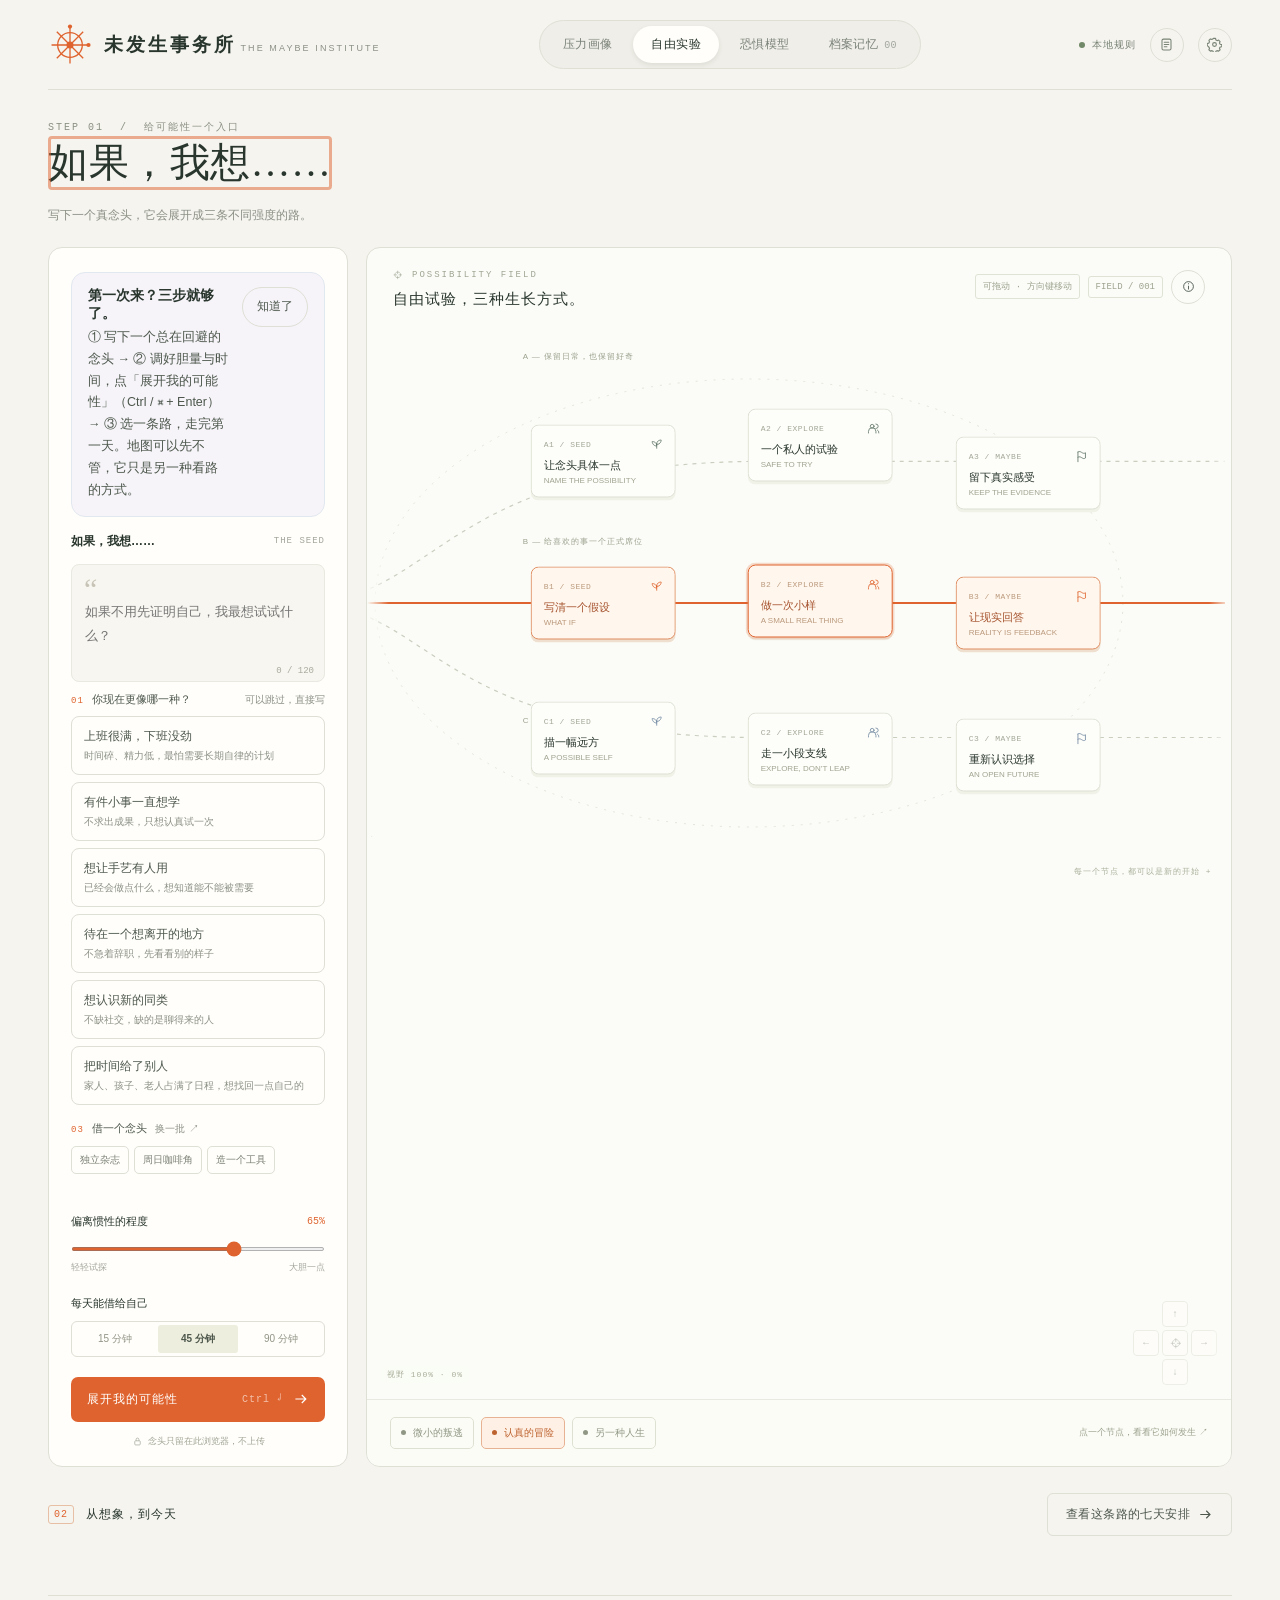
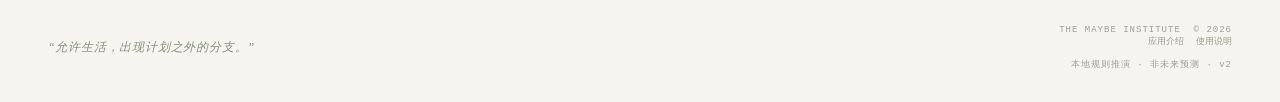
<file: outputs/index.html>
<!DOCTYPE html>
<html lang="zh-CN">
<head>
<meta charset="UTF-8">
<meta name="viewport" content="width=device-width,initial-scale=1,viewport-fit=cover">
<meta name="theme-color" content="#f5f4ef">
<meta name="description" content="未发生事务所：把不敢开始的念头，展开成三条可能性路线与一个七天计划。本地优先，不上传数据。">
<link rel="icon" href="data:image/svg+xml,%3Csvg xmlns='http://www.w3.org/2000/svg' viewBox='0 0 50 50'%3E%3Crect width='50' height='50' fill='%23f5f4ef'/%3E%3Cg fill='none' stroke='%23262626' stroke-width='2' stroke-linecap='round'%3E%3Cpath d='M25 7v36M7 25h36M12 12l26 26M12 38l26-26'/%3E%3Ccircle cx='25' cy='25' r='13'/%3E%3C/g%3E%3Ccircle cx='25' cy='25' r='3.5' fill='%23262626'/%3E%3C/svg%3E">
<title>未发生事务所 · The Maybe Institute</title>
<style>/* ============================================================
未发生事务所 · 设计系统
纸感编辑风格：米白底、细描边、衬线标题、橙色强调
============================================================ */
:root {
--paper: #f5f4ef;
--card: #fffefa;
--card-soft: #fbfcf7;
--ink: #29362e;
--ink-soft: #4d574c;
--muted: #8b9085;
--line: #dedfd5;
--line-soft: #e8e9e0;
--orange: #df632e;
--orange-soft: #fff0e5;
--orange-line: #e7bfa4;
--green: #617568;
--green-soft: #edf1e9;
--green-line: #d5dec9;
--blue: #738aa2;
--blue-soft: #edf1f6;
--danger: #b35b39;
--danger-soft: #f8e8dd;
--serif: Georgia, "Times New Roman", "Songti SC", "Noto Serif CJK SC", SimSun, serif;
--sans: Inter, -apple-system, BlinkMacSystemFont, "Segoe UI", "Microsoft YaHei", sans-serif;
--mono: ui-monospace, SFMono-Regular, Menlo, Consolas, monospace;
--shadow-card: 0 3px 0 #ebeee2aa;
--radius: 14px;
--radius-sm: 8px;
/* 底部 Tab 栏的高度与离底间距。之前这个数字（61）散落在 .nav、
body::after、.ledger-toast 等处，改一处就要跟着改其余。
收成变量后，键盘顶起时只要把变量归零，依赖同时失效。
--dock-gap 是悬浮 Dock 离屏幕底边的距离（不含安全区）。 */
--tabbar-h: 62px;
--dock-gap: 12px;
/* 品牌英文副标沿用旧的浅灰。它不做正文阅读用，纯装饰，
所以不该跟着 --muted 一起加深 —— 加深后会抢 .brand 主标的注意力。 */
--muted-brand: #8b9085;
}
* { box-sizing: border-box; }
html { scroll-behavior: smooth; }
body {
margin: 0;
background: var(--paper);
color: var(--ink);
font-family: var(--sans);
-webkit-font-smoothing: antialiased;
}
button, input, textarea, select { font: inherit; }
button { cursor: pointer; color: inherit; border: 0; }
button:disabled { cursor: default; }
a { color: inherit; }
button:focus-visible, a:focus-visible, input:focus-visible,
textarea:focus-visible, select:focus-visible, [tabindex]:focus-visible {
outline: 3px solid rgba(223, 99, 46, 0.5);
outline-offset: 3px;
}
/* 路由跳转后焦点会落到页面标题上（app.js:133 focus()），
屏幕阅读器因此能朗读新页的标题 —— 这个行为要留着。
但标题上方紧贴着一行 eyebrow（STEP 01 / 给可能性一个入口），
outline 默认向外扩 3px，正好把那行小字的下缘盖掉。
改成向内收，焦点提示仍然清晰，且不再压字。
h1 是块级元素、宽度占满一行，所以再收成行内盒，
否则焦点环会拉成横跨整页的一条线，看不出框住的是什么。 */
.page-title:focus-visible,
.landing h1:focus-visible {
outline-offset: -3px;
border-radius: 4px;
width: fit-content;
}
::selection { background: #f5c5a8; color: var(--ink); }
.shell { max-width: 1536px; margin: 0 auto; padding: 0 48px; }
.sr-only {
position: absolute; width: 1px; height: 1px; padding: 0; margin: -1px;
overflow: hidden; clip: rect(0 0 0 0); white-space: nowrap; border: 0;
}
/* ── 顶栏 ─────────────────────────────────────────────
固定在顶部（sticky）：长页面滚起来之后，「去别的页」和「当前在哪」
始终够得着。收窄 10%（100→90 / 88→80）给正文让出首屏。
背景必须不透明——滚动时正文会从顶栏底下穿过。
不用 backdrop-filter 毛玻璃：它会创建包含块，
手机上 fixed 的底部 Tab 栏（.nav 是 .topbar 的子元素）会被钉死在顶栏里。 */
.topbar {
position: sticky;
top: 0;
z-index: 60;
height: 90px;
display: flex; align-items: center; justify-content: space-between;
border-bottom: 1px solid var(--line); gap: 24px;
background: var(--paper);
}
.brand { display: flex; align-items: center; gap: 12px; background: none; padding: 0; text-align: left; }
.brand-symbol { width: 44px; height: 44px; color: var(--orange); flex-shrink: 0; }
.brand-cn { font-size: 19px; font-weight: 650; letter-spacing: 3px; }
.brand-en { font-size: 9px; letter-spacing: 2.1px; color: var(--muted); margin-top: 6px; }
.nav { display: flex; padding: 5px; border: 1px solid var(--line); border-radius: 28px; gap: 3px; background: #efeee8; }
.nav button {
font-size: 12px; letter-spacing: 0.4px; padding: 10px 18px;
background: transparent; border-radius: 22px; color: #7b8379; white-space: nowrap;
}
.nav button:hover { color: var(--ink); }
.nav button.active { background: var(--card); color: var(--ink); box-shadow: 0 2px 5px rgba(43, 57, 37, 0.09); }
.nav-count { font: 10px var(--mono); margin-left: 6px; opacity: 0.65; }
.top-status { display: flex; align-items: center; gap: 14px; font-size: 10px; letter-spacing: 1px; color: #798375; }
.status-text { display: flex; align-items: center; gap: 7px; }
.live-dot { width: 6px; height: 6px; background: #718968; border-radius: 50%; display: inline-block; }
.live-dot.warn { background: var(--orange); }
.icon-btn {
height: 34px; width: 34px; background: transparent; border: 1px solid var(--line);
border-radius: 50%; display: grid; place-items: center; flex-shrink: 0;
}
.icon-btn svg { width: 15px; height: 15px; }
.icon-btn:hover { border-color: var(--orange-line); color: var(--orange); }
/* 设置齿轮：它虽然长得像普通图标按钮，但承担的是导航职责
（占着主导航里原本属于它的那一格），所以当前页要像 Tab 一样点亮。
用底色 + 描边双线索，光靠变深在浅色顶栏上不够明显。 */
#settings-button.active {
background: var(--card);
border-color: var(--green-line);
color: var(--ink);
box-shadow: 0 2px 5px rgba(43, 57, 37, 0.09);
}
/* ── 通用页面骨架 ─────────────────────────────────────
页头原先是「标题 + 右侧配图」的两列。配图撤掉后页头只剩文字，
于是把上下留白收紧了一档：40→30、26→20。
这不是为了「看起来更满」——省下的 16px 直接变成正文可用的高度，
手机上一屏能多露出小半张卡片。 */
.page { padding: 30px 0 20px; }
.page-head { margin-bottom: 20px; }
/* eyebrow 与标题原本各占一行，中间那点空隙在两列布局里被配图平衡掉了；
现在单列，把间距收紧，两行读起来更像一个整体。 */
.page-head .eyebrow + .page-title { margin-top: 2px; }
.crumb { display: flex; align-items: center; gap: 8px; font-size: 10px; letter-spacing: 0.8px; color: var(--muted); margin-bottom: 16px; }
.crumb button { background: none; padding: 0; color: var(--muted); border-bottom: 1px solid transparent; }
.crumb button:hover { color: var(--orange); border-bottom-color: var(--orange-line); }
.page-title { font: 400 40px/1.35 var(--serif); margin: 0 0 14px; letter-spacing: 0.5px; }
.page-desc { font-size: 12px; line-height: 1.9; color: var(--muted); max-width: 620px; margin: 0; }
.eyebrow { font: 10px var(--mono); letter-spacing: 2px; color: #8a9082; }
.section-bar { display: flex; align-items: center; justify-content: space-between; margin: 14px 0 15px; gap: 12px; }
.section-title { display: flex; align-items: center; gap: 12px; font-size: 12px; font-weight: 500; letter-spacing: 1px; }
.section-number { font: 10px var(--mono); color: var(--orange); border: 1px solid var(--orange-line); padding: 3px 5px; border-radius: 3px; }
.section-hint { font-size: 10px; color: #969a90; letter-spacing: 0.6px; }
.card { background: var(--card); border: 1px solid var(--line); border-radius: var(--radius); padding: 24px; }
/* ── 按钮 ───────────────────────────────────────────── */
.btn { display: inline-flex; align-items: center; justify-content: center; gap: 8px; border-radius: 6px; font-size: 12px; padding: 12px 18px; letter-spacing: 0.4px; }
.btn-primary { background: var(--orange); color: #fff; }
.btn-primary:disabled { background: #d9c2b4; }
.btn-ghost { background: transparent; border: 1px solid var(--line); color: var(--ink-soft); }
.btn-ghost:hover { border-color: var(--orange-line); color: var(--orange); }
.btn-soft { background: var(--green-soft); border: 1px solid var(--green-line); color: var(--green); }
.btn-danger { background: var(--danger-soft); border: 1px solid #e0baa0; color: var(--danger); }
.btn-block { width: 100%; }
.btn svg { width: 15px; height: 15px; }
.text-btn { background: none; padding: 0; color: var(--muted); font-size: 10px; display: inline-flex; align-items: center; gap: 4px; }
.text-btn:hover { color: var(--orange); }
/* ── 入口页 ─────────────────────────────────────────── */
.landing { min-height: calc(100vh - 100px); display: flex; flex-direction: column; justify-content: center; padding: 48px 0 36px; }
.landing-inner { display: grid; grid-template-columns: minmax(0, 1fr) minmax(280px, 420px); gap: 56px; align-items: center; width: 100%; }
.landing h1 { font: 400 clamp(40px, 5.2vw, 76px)/1.25 var(--serif); margin: 20px 0 24px; letter-spacing: 1px; }
.landing h1 em { font-style: normal; color: var(--orange); position: relative; }
.landing h1 em::after {
content: ""; position: absolute; left: 2px; right: 2px; bottom: -10px; height: 8px;
border-top: 1px solid rgba(223, 99, 46, 0.5); border-radius: 50%;
}
.landing-lede { font-size: 14px; line-height: 2.05; color: #6f7a6b; max-width: 480px; margin: 0 0 34px; }
.landing-actions { display: flex; align-items: center; gap: 16px; flex-wrap: wrap; }
.landing-actions .btn-primary { padding: 15px 26px; font-size: 13px; }
.landing-aside { border-left: 1px solid var(--line); padding-left: 30px; }
/* 插图容器。全站只剩三张功能性插图：空状态、404、使用说明。
页头配图撤掉后，.illu-hero 与 .page-head.with-art 那套两列布局
也一并删了 —— 留着只会让下一个人以为「这里本该有张图」。 */
.illu {
margin: 0 0 20px;
background: var(--card);
border: 1px solid var(--line);
border-radius: 12px;
padding: 7px;
box-shadow: var(--shadow-card);
}
.illu img { display: block; width: 100%; height: auto; border-radius: 7px; }
.empty-state .illu {
max-width: 440px;
margin: 0 auto 20px;
box-shadow: none;
background: transparent;
border: 0;
padding: 0;
}
.landing-gallery { width: 100%; margin-top: 48px; }
.gallery-row { display: grid; grid-template-columns: repeat(4, 1fr); gap: 16px; }
/* 四个去处卡片。原来是「配图 + 名称 + 一句说明」的堆叠，
图撤掉后改成有边框的排版卡：编号在左上角、箭头在右上角，
名称与说明靠左。编号给了四个去处一个次序，箭头暗示它能进去。
次序即叙事：想做什么 → 什么拦着 → 此刻背着多少 → 存下来。 */
.gallery-card {
text-align: left;
display: grid;
grid-template-columns: auto 1fr auto;
align-items: baseline;
column-gap: 10px;
row-gap: 2px;
padding: 16px 18px;
border: 1px solid var(--line);
border-radius: var(--radius);
background: var(--card);
transition: border-color 160ms ease, background 160ms ease;
}
.gallery-no {
grid-column: 1;
font: 10px var(--mono);
letter-spacing: 1px;
color: var(--orange);
}
.gallery-go {
grid-column: 3;
font-size: 13px;
color: var(--muted);
transition: transform 160ms ease, color 160ms ease;
}
.gallery-card strong {
grid-column: 2;
font: 400 16px var(--serif);
color: var(--ink);
}
.gallery-card .gallery-sub {
grid-column: 1 / -1;
font-size: 11px;
color: var(--muted);
line-height: 1.75;
margin-top: 4px;
}
.gallery-card:hover { border-color: var(--orange-line); background: var(--orange-soft); }
.gallery-card:hover .gallery-go { color: var(--orange); transform: translateX(3px); }
.gallery-card:hover .gallery-sub { color: var(--ink-soft); }
#help-illu { margin: 4px 0 16px; }
#help-illu .illu { margin: 0; }
.intro-rooms { margin-top: 14px; }
.landing-quote { font: 400 19px/1.95 var(--serif); margin: 0 0 26px; color: var(--ink-soft); }
.landing-meta { display: flex; flex-direction: column; gap: 13px; }
.landing-meta div { display: flex; justify-content: space-between; gap: 14px; font-size: 10px; letter-spacing: 0.6px; color: var(--muted); border-bottom: 1px dotted var(--line); padding-bottom: 11px; }
.landing-meta strong { font-weight: 500; color: var(--ink-soft); text-align: right; }
.return-note {
margin-top: 26px; padding: 16px 18px; background: var(--green-soft);
border: 1px solid var(--green-line); border-radius: var(--radius-sm);
}
.return-note span { display: block; font: 9px var(--mono); letter-spacing: 1px; color: #849478; margin-bottom: 8px; }
.return-note p { margin: 0; font-size: 12px; line-height: 1.8; color: #6f7d64; }
/* ── 实验室：输入区 ─────────────────────────────────── */
.workspace { display: grid; grid-template-columns: 300px minmax(0, 1fr); gap: 18px; align-items: stretch; }
.composer { border: 1px solid var(--line); border-radius: var(--radius); background: var(--card); padding: 24px 22px 18px; display: flex; flex-direction: column; }
.label-row { display: flex; justify-content: space-between; align-items: center; font-size: 12px; font-weight: 600; }
.tiny-code { font: 9px var(--mono); letter-spacing: 1px; color: #a3a69b; }
.idea-wrap { margin-top: 14px; position: relative; }
.idea-wrap::before { content: "“"; font-family: var(--serif); position: absolute; top: 8px; left: 13px; font-size: 30px; color: #c7c4b7; pointer-events: none; }
textarea { width: 100%; height: 118px; resize: none; border: 1px solid var(--line-soft); border-radius: var(--radius-sm); background: #f7f6f0; padding: 35px 13px 20px; font-size: 13px; line-height: 1.9; color: var(--ink-soft); }
textarea:focus { border-color: #d5a385; outline: none; }
.char-count { position: absolute; bottom: 10px; right: 11px; font: 9px var(--mono); color: #aaa99e; pointer-events: none; }
.sample-head { display: flex; justify-content: space-between; align-items: center; margin-top: 14px; font-size: 10px; color: #9b9d91; }
.sample-chips { display: flex; gap: 5px; flex-wrap: wrap; margin: 10px 0 20px; }
.sample-chip { font-size: 10px; padding: 6px 8px; background: transparent; border: 1px solid var(--line); border-radius: 5px; color: #7a8074; }
.sample-chip:hover { border-color: #da8e63; background: var(--orange-soft); color: var(--orange); }
.sample-chip.preferred { border-color: var(--green-line); background: var(--green-soft); color: var(--green); }
.control-label { font-size: 11px; display: flex; justify-content: space-between; align-items: center; }
.control-label output { font: 10px var(--mono); color: var(--orange); }
input[type="range"] { width: 100%; height: 4px; accent-color: var(--orange); margin: 18px 0 10px; cursor: pointer; }
.range-captions { display: flex; justify-content: space-between; font-size: 9px; color: #a5a79d; }
.time-label { margin-top: 22px; font-size: 11px; }
.time-switch { display: flex; border: 1px solid var(--line); border-radius: 6px; padding: 3px; margin-top: 10px; gap: 3px; }
.time-switch button { flex: 1; font-size: 10px; padding: 7px 0; background: transparent; border-radius: 3px; color: #929587; }
.time-switch button.active { background: #eeeede; color: var(--ink-soft); font-weight: 600; }
.generate { display: flex; align-items: center; justify-content: space-between; background: var(--orange); color: #fff; font-size: 12px; padding: 14px 16px; width: 100%; border-radius: 7px; margin-top: 20px; letter-spacing: 1px; }
.generate .key { font: 10px var(--mono); opacity: 0.6; margin-left: auto; margin-right: 10px; }
.privacy { font-size: 9px; color: #a1a596; text-align: center; margin: 13px 0 0; display: flex; align-items: center; justify-content: center; gap: 5px; }
.privacy svg { width: 11px; height: 11px; }
.engine-badge { display: inline-flex; align-items: center; gap: 5px; font: 9px var(--mono); letter-spacing: 0.8px; border: 1px solid var(--line); border-radius: 3px; padding: 3px 6px; color: var(--muted); }
.engine-badge.ai { border-color: var(--orange-line); background: var(--orange-soft); color: var(--orange); }
/* ── 实验室：可能性地图 ─────────────────────────────── */
.map-card { border: 1px solid var(--line); border-radius: var(--radius); overflow: hidden; background: var(--card-soft); display: flex; flex-direction: column; position: relative; min-width: 0; }
.map-card::before {
content: ""; position: absolute; inset: 0;
background-image: radial-gradient(#afb7a9 0.7px, transparent 0.7px);
background-size: 18px 18px; opacity: 0.25; pointer-events: none;
}
.map-header { padding: 22px 26px 0; display: flex; justify-content: space-between; align-items: flex-start; gap: 16px; position: relative; }
.map-overline { font: 9px var(--mono); letter-spacing: 2px; color: #9fa694; display: flex; align-items: center; gap: 8px; }
.map-title { font-size: 15px; letter-spacing: 1px; margin: 9px 0 0; font-weight: 500; }
.map-title.draft { color: #b66c40; }
.map-tools { display: flex; gap: 8px; align-items: center; }
.map-tools .small-label { font: 9px var(--mono); color: #9da38f; border: 1px solid #dfe3d5; border-radius: 3px; padding: 5px 7px; white-space: nowrap; }
.field { height: 347px; position: relative; min-height: 300px; flex: 1; margin: 7px 10px 0; }
.field-lines { position: absolute; inset: 0; width: 100%; height: 100%; overflow: visible; pointer-events: none; }
.route-path { fill: none; stroke: #c9cebf; stroke-width: 1.2; stroke-dasharray: 4 5; vector-effect: non-scaling-stroke; }
.route-path.selected { stroke: var(--orange); stroke-width: 1.8; stroke-dasharray: none; }
.field-guide { fill: none; stroke: #dce0d3; stroke-width: 0.8; vector-effect: non-scaling-stroke; }
.node {
position: absolute; width: clamp(92px, 11.3vw, 152px); min-height: 73px;
padding: 11px 12px 10px; text-align: left; background: #fdfdf9;
border: 1px solid #dce0d3; border-radius: var(--radius-sm);
transform: translate(-50%, -50%); box-shadow: var(--shadow-card); z-index: 2;
}
.node:hover { border-color: #b3bca7; background: #fff; z-index: 3; }
.node.active { border-color: #df8d62; background: #fff7ed; box-shadow: 0 3px 0 #efdfce; }
.node.selected-node { outline: 2px solid var(--orange); outline-offset: 3px; }
.node.route-green { --route-color: var(--green); }
.node.route-orange { --route-color: var(--orange); }
.node.route-blue { --route-color: var(--blue); }
.node-meta { display: flex; justify-content: space-between; align-items: center; font: 8px var(--mono); color: #a2a897; letter-spacing: 0.5px; }
.node-meta svg { width: 12px; height: 12px; color: var(--route-color); }
.node-title { display: block; font-size: 11px; line-height: 1.5; margin-top: 6px; white-space: nowrap; }
.node-sub { font-size: 8px; color: #a0a591; display: block; margin-top: 3px; }
.node.active .node-title { color: #a5512d; }
.node.active .node-meta, .node.active .node-sub { color: #bb997d; }
.origin { position: absolute; left: 10%; top: 50%; transform: translate(-50%, -50%); z-index: 2; text-align: center; }
.origin-circle {
width: 63px; height: 63px; border: 1px solid #e4b38d; border-radius: 50%;
display: grid; place-items: center; background: #fcf5e9;
box-shadow: 0 0 0 7px #f7f4e9, 0 0 0 8px #e5e2d3;
font: 22px var(--serif); color: var(--orange);
}
.origin-label { font-size: 10px; position: absolute; top: 82px; left: 50%; transform: translateX(-50%); white-space: nowrap; letter-spacing: 2px; }
.origin-label small { display: block; margin-top: 5px; font: 8px var(--mono); letter-spacing: 1px; color: #a3a792; }
.route-label { position: absolute; left: 27%; font-size: 8px; letter-spacing: 1px; color: #9aa18e; }
.map-stamp { position: absolute; left: 1.5%; bottom: 5%; color: #a8af9a; font: 8px var(--mono); line-height: 1.7; letter-spacing: 1.3px; }
.field-footnote { position: absolute; right: 3%; bottom: 1%; font: 8px var(--mono); letter-spacing: 1px; color: #a8af9a; }
.map-bottom { position: relative; padding: 17px 23px; border-top: 1px solid var(--line-soft); display: flex; gap: 10px; justify-content: space-between; align-items: center; background: rgba(251, 252, 245, 0.72); }
.route-tabs { display: flex; gap: 7px; flex-wrap: wrap; }
.route-tab { background: transparent; border: 1px solid #dde1d2; padding: 8px 10px; border-radius: 5px; font-size: 10px; color: #909885; display: flex; align-items: center; gap: 7px; white-space: nowrap; }
.route-tab i { width: 5px; height: 5px; border-radius: 50%; background: currentColor; }
.route-tab.active { border-color: #e7b293; background: var(--orange-soft); color: #bd632f; }
.route-tab.downweighted { opacity: 0.55; }
.route-tab.downweighted::after { content: "↓"; font-size: 9px; }
.map-caption { font-size: 9px; color: #9ba18d; white-space: nowrap; }
.map-banner { position: relative; margin: 0 26px 4px; padding: 11px 14px; background: var(--green-soft); border: 1px solid var(--green-line); border-radius: var(--radius-sm); font-size: 10px; line-height: 1.75; color: #6f7d64; }
.map-banner strong { color: #5d6d52; font-weight: 600; }
.node-detail { border: 1px solid #e0d4bd; background: #fcf6e9; border-radius: var(--radius-sm); padding: 13px 17px; margin: 15px 0 0; display: flex; justify-content: space-between; align-items: center; gap: 12px; }
.node-detail strong { font-size: 11px; font-weight: 500; color: #9c7048; display: block; margin-bottom: 4px; }
.node-detail p { font-size: 10px; color: #99876b; line-height: 1.8; margin: 0; }
.node-detail button { flex-shrink: 0; background: none; color: #99876b; font-size: 16px; padding: 5px; }
/* ── 路线详情页 ─────────────────────────────────────── */
.route-layout { display: grid; grid-template-columns: minmax(0, 1fr) 320px; gap: 18px; align-items: start; }
.route-head { display: flex; justify-content: space-between; align-items: flex-end; gap: 20px; flex-wrap: wrap; margin-bottom: 22px; }
.route-head h1 { font: 400 34px/1.35 var(--serif); margin: 10px 0 0; }
.route-head .route-code { font: 10px var(--mono); letter-spacing: 1.5px; color: var(--orange); }
.route-switch { display: flex; gap: 6px; flex-wrap: wrap; }
.route-switch button { border: 1px solid var(--line); background: transparent; border-radius: 5px; padding: 8px 12px; font-size: 10px; color: var(--muted); }
.route-switch button.active { border-color: var(--orange-line); background: var(--orange-soft); color: var(--orange); }
.route-desc { font-size: 12px; line-height: 2; color: #798570; margin: 0 0 22px; }
.steps { display: grid; grid-template-columns: repeat(3, 1fr); gap: 14px; margin-bottom: 26px; }
.step { border: 1px solid var(--line); border-radius: var(--radius); padding: 20px; background: var(--card); display: flex; flex-direction: column; }
.step-code { font: 9px var(--mono); letter-spacing: 1px; color: #a2a897; display: flex; justify-content: space-between; align-items: center; }
.step-code svg { width: 14px; height: 14px; color: var(--orange); }
.step h3 { font-size: 14px; font-weight: 500; margin: 13px 0 10px; }
.step p { font-size: 11px; line-height: 1.9; color: #87907b; margin: 0; }
.days-panel { border: 1px solid var(--line); border-radius: var(--radius); background: var(--card); padding: 24px 26px 18px; }
.days-head { display: flex; justify-content: space-between; align-items: flex-start; gap: 20px; margin-bottom: 6px; }
.days-head h2 { font: 22px var(--serif); margin: 0 0 7px; font-weight: 400; }
.days-head p { font-size: 10px; color: #9a9e90; line-height: 1.7; margin: 0; }
.progress-group { display: flex; align-items: center; gap: 10px; font: 10px var(--mono); color: var(--orange); }
.progress-track { height: 3px; width: 70px; background: #e9e9df; }
.progress-fill { height: 100%; background: var(--orange); width: 0; transition: width 0.25s ease; }
.days { display: grid; grid-template-columns: 1fr 1fr; column-gap: 25px; }
.day-row { border-top: 1px solid var(--line-soft); padding: 11px 0 9px; }
.day-main { display: flex; align-items: flex-start; gap: 10px; background: none; padding: 0; text-align: left; width: 100%; }
.day-main .check { width: 15px; height: 15px; min-width: 15px; border: 1px solid #d6dacb; border-radius: 4px; margin-top: 2px; display: grid; place-items: center; background: var(--card); color: #fff; font-size: 11px; }
.day-row.completed .check { background: #7b8c69; border-color: #7b8c69; }
.day-number { font: 8px var(--mono); color: #a7aa9a; display: block; margin-bottom: 4px; letter-spacing: 0.7px; }
.day-title { font-size: 10px; color: #69745f; line-height: 1.7; }
.day-row.completed .day-title { text-decoration: line-through; color: #a4ac98; }
.day-feedback { margin: 8px 0 0 25px; }
.completion-box { padding: 14px; margin-top: 16px; background: #f1f3e8; border: 1px solid #d4ddc5; border-radius: var(--radius-sm); font-size: 11px; line-height: 1.9; color: #778362; }
.completion-box strong { display: block; color: #677951; font-family: var(--serif); font-size: 17px; font-weight: 400; margin-bottom: 4px; }
.plan-note { font-size: 9px; color: #a0a48f; line-height: 1.8; margin-top: 14px; padding-top: 12px; border-top: 1px dashed #e0e3d5; display: flex; justify-content: space-between; gap: 10px; }
/* ── 反馈控件 ───────────────────────────────────────── */
.seg { display: inline-flex; border: 1px solid var(--line); border-radius: 6px; padding: 2px; gap: 2px; background: var(--card-soft); }
.seg button { font-size: 10px; padding: 6px 10px; background: transparent; border-radius: 4px; color: #8b9284; white-space: nowrap; }
.seg button:hover { color: var(--ink-soft); }
.seg button[aria-pressed="true"] { background: #eeeede; color: var(--ink-soft); font-weight: 600; }
.seg.compact button { font-size: 9px; padding: 4px 8px; }
.seg button[data-key="like"][aria-pressed="true"] { background: var(--green-soft); color: var(--green); }
.seg button[data-key="unlike"][aria-pressed="true"] { background: var(--danger-soft); color: var(--danger); }
.feedback-card { border: 1px solid var(--green-line); background: var(--green-soft); border-radius: var(--radius); padding: 20px; }
.feedback-card h3 { font-size: 13px; font-weight: 600; margin: 0 0 6px; color: #5d6d52; }
.feedback-card p { font-size: 10px; line-height: 1.8; color: #7d8a71; margin: 0 0 14px; }
.feedback-card .seg { background: rgba(255, 255, 255, 0.7); }
.feedback-card .seg button[aria-pressed="true"] { background: var(--card); }
.feedback-hint { font-size: 9px; line-height: 1.75; color: #8b9681; margin: 12px 0 0; }
/* ── 记忆页 ─────────────────────────────────────────── */
.memory-grid { display: grid; grid-template-columns: minmax(0, 1fr) minmax(0, 1fr); gap: 18px; align-items: start; }
.panel { border: 1px solid var(--line); border-radius: var(--radius); background: var(--card); padding: 24px 26px; }
.panel + .panel { margin-top: 18px; }
.panel-head { display: flex; justify-content: space-between; align-items: flex-start; gap: 16px; margin-bottom: 18px; }
.panel-head h2 { font: 22px var(--serif); font-weight: 400; margin: 0 0 6px; }
.panel-head p { font-size: 10px; color: var(--muted); line-height: 1.7; margin: 0; }
.fact-list { display: flex; flex-direction: column; }
.fact { display: flex; justify-content: space-between; align-items: center; gap: 14px; padding: 12px 0; border-top: 1px solid var(--line-soft); }
.fact:first-child { border-top: 0; }
.fact-label { font-size: 10px; color: var(--muted); letter-spacing: 0.4px; }
.fact-value { font-size: 12px; color: var(--ink-soft); text-align: right; overflow-wrap: anywhere; }
.fact-remove { background: none; color: #b9bcae; font-size: 14px; padding: 2px 4px; flex-shrink: 0; }
.fact-remove:hover { color: var(--danger); }
.bar-list { display: flex; flex-direction: column; gap: 13px; }
.bar-row { display: grid; grid-template-columns: 84px 1fr 46px; align-items: center; gap: 12px; font-size: 10px; }
.bar-name { color: var(--ink-soft); }
.bar-track { height: 5px; background: #eceee4; border-radius: 3px; overflow: hidden; }
.bar-fill { height: 100%; background: var(--orange); border-radius: 3px; }
.bar-value { font: 10px var(--mono); color: var(--muted); text-align: right; }
.log-list { display: flex; flex-direction: column; max-height: 420px; overflow-y: auto; }
.log-item { padding: 13px 0; border-top: 1px solid var(--line-soft); display: flex; gap: 14px; }
.log-item:first-child { border-top: 0; }
.log-date { font: 9px var(--mono); color: #a9ad9e; white-space: nowrap; padding-top: 2px; }
.log-body strong { display: block; font-size: 11px; font-weight: 500; color: var(--ink-soft); margin-bottom: 4px; }
.log-body span { font-size: 10px; line-height: 1.75; color: var(--muted); }
.evo-item { padding: 14px 0; border-top: 1px solid var(--line-soft); }
.evo-item:first-child { border-top: 0; }
.evo-trigger { font-size: 11px; color: var(--ink-soft); line-height: 1.75; margin: 0 0 5px; }
.evo-change { font-size: 10px; color: var(--orange); margin: 0 0 6px; display: flex; align-items: center; gap: 6px; }
.evo-change::before { content: "→"; color: var(--orange-line); }
.evo-meta { font: 9px var(--mono); color: #a9ad9e; letter-spacing: 0.6px; }
.stat-row { display: grid; grid-template-columns: repeat(3, 1fr); gap: 12px; margin-bottom: 20px; }
.stat { border: 1px solid var(--line); border-radius: var(--radius-sm); padding: 14px; background: var(--card-soft); }
.stat strong { display: block; font: 400 26px var(--serif); color: var(--ink); margin-bottom: 5px; }
.stat span { font-size: 9px; color: var(--muted); letter-spacing: 0.5px; }
.history-list { display: flex; flex-direction: column; }
.history-item { display: flex; gap: 12px; align-items: flex-start; padding: 12px 0; border-top: 1px solid var(--line-soft); }
.history-item:first-child { border-top: 0; }
.history-main { flex: 1; min-width: 0; }
.history-idea { font-size: 12px; color: var(--ink-soft); line-height: 1.7; overflow-wrap: anywhere; }
.history-meta { font: 9px var(--mono); color: #a9ad9e; margin-top: 5px; letter-spacing: 0.5px; }
/* ── 档案柜 ─────────────────────────────────────────── */
.archive-grid { display: grid; grid-template-columns: repeat(3, 1fr); gap: 20px; }
.archive-card { padding: 25px; border: 1px solid var(--line); border-radius: var(--radius); background: var(--card); min-width: 0; display: flex; flex-direction: column; }
.archive-date { font: 9px var(--mono); color: var(--muted); letter-spacing: 1px; }
.archive-card h3 { font: 400 21px/1.65 var(--serif); margin: 19px 0 14px; overflow-wrap: anywhere; }
.archive-card p { font-size: 11px; color: #87907b; line-height: 1.8; margin: 0; }
.archive-actions { display: flex; gap: 10px; margin-top: auto; padding-top: 22px; align-items: center; }
.archive-actions button { padding: 9px 14px; font-size: 10px; border: 1px solid var(--line); border-radius: 4px; background: var(--green-soft); }
.archive-actions button:last-child { margin-left: auto; background: none; color: #a29181; border-color: transparent; }
.empty-state { grid-column: 1 / -1; text-align: center; padding: 80px 20px; border: 1px dashed #ccd3bf; border-radius: var(--radius); }
.empty-state svg { width: 58px; height: 58px; margin: 0 auto; color: #98a988; }
.empty-state h2 { font: 400 24px var(--serif); margin: 22px 0 14px; }
.empty-state p { font-size: 12px; color: var(--muted); line-height: 1.9; margin: 0 0 20px; }
/* ── 档案记忆：档案 / 账本 子标签 ────────────────────── */
.subtabs { display: flex; gap: 0; margin: 0 0 24px; border-bottom: 1px solid var(--line); }
.subtab {
flex: 1 1 0; min-width: 0; min-height: 44px; padding: 12px 8px;
font: 500 13px var(--sans); color: var(--muted); background: none; border: 0;
border-bottom: 2px solid transparent; margin-bottom: -1px;
white-space: nowrap; overflow: hidden; text-overflow: ellipsis;
}
.subtab.active { color: var(--ink); border-bottom-color: var(--green-line); font-weight: 600; }
.subtab:focus-visible { outline: 2px solid var(--green); outline-offset: -2px; border-radius: 4px; }
.subpanel[hidden] { display: none; }
/* ── 设置页 ─────────────────────────────────────────── */
.settings-grid { display: grid; grid-template-columns: minmax(0, 1fr) 320px; gap: 18px; align-items: start; }
.form-row { margin-bottom: 18px; }
.form-row label { display: block; font-size: 11px; margin-bottom: 8px; color: var(--ink-soft); }
.form-row .hint { font-size: 9px; color: var(--muted); line-height: 1.75; margin-top: 7px; }
.form-row input[type="text"], .form-row input[type="password"], .form-row select {
width: 100%; border: 1px solid var(--line-soft); border-radius: 6px; background: #f7f6f0;
padding: 11px 12px; font-size: 12px; color: var(--ink-soft);
}
.form-row input:focus { border-color: #d5a385; outline: none; }
.key-wrap { position: relative; }
.key-wrap input { padding-right: 74px !important; font-family: var(--mono); font-size: 11px !important; }
.key-reveal { position: absolute; right: 6px; top: 50%; transform: translateY(-50%); background: none; color: var(--muted); font-size: 10px; padding: 6px 8px; }
.switch-row { display: flex; align-items: center; justify-content: space-between; gap: 16px; padding: 14px 0; border-top: 1px solid var(--line-soft); }
.switch-row:first-of-type { border-top: 0; }
.switch-row .switch-label { font-size: 12px; color: var(--ink-soft); }
.switch-row .switch-hint { font-size: 9px; color: var(--muted); line-height: 1.7; margin-top: 4px; }
.toggle { width: 42px; height: 24px; border-radius: 12px; background: #dfe1d6; position: relative; flex-shrink: 0; transition: background 0.2s; }
.toggle::after { content: ""; position: absolute; top: 3px; left: 3px; width: 18px; height: 18px; border-radius: 50%; background: #fff; transition: transform 0.2s; box-shadow: 0 1px 3px rgba(0,0,0,0.15); }
.toggle[aria-pressed="true"] { background: var(--green); }
.toggle[aria-pressed="true"]::after { transform: translateX(18px); }
.warn-box { border: 1px solid #e4deca; background: #f7f4e9; border-radius: var(--radius-sm); padding: 15px; font-size: 10px; line-height: 1.9; color: #96866a; }
.warn-box strong { color: #7d6c4c; display: block; margin-bottom: 6px; font-size: 11px; }
.test-result { margin-top: 14px; padding: 12px 14px; border-radius: var(--radius-sm); font-size: 10px; line-height: 1.8; }
.test-result.ok { background: var(--green-soft); border: 1px solid var(--green-line); color: #6f7d64; }
.test-result.fail { background: var(--danger-soft); border: 1px solid #e0baa0; color: var(--danger); }
.about-list { display: flex; flex-direction: column; gap: 14px; }
.about-list div { font-size: 11px; line-height: 1.9; color: #7b8771; padding-left: 16px; position: relative; }
.about-list div::before { content: ""; position: absolute; left: 0; top: 9px; width: 5px; height: 5px; border-radius: 50%; background: var(--orange-line); }
.intro-rooms { display: grid; grid-template-columns: 1fr 1fr; gap: 12px; }
.intro-room { border: 1px solid var(--line-soft); border-radius: var(--radius-sm); background: var(--card-soft); padding: 16px 16px 14px; }
.intro-room .kicker { font: 9px var(--mono); letter-spacing: 1.5px; color: #9aa18e; }
.intro-room h3 { font: 400 16px var(--serif); margin: 8px 0 6px; }
.intro-room p { font-size: 11px; line-height: 1.8; color: #82897d; margin: 0; }
/* ============================================================
交互动效层
原则：动效只用来解释「刚刚发生了什么」，不做装饰。
全部在 prefers-reduced-motion 下退化为直接给出终态。
============================================================ */
@keyframes mi-rise {
from { opacity: 0; transform: translateY(10px); }
to   { opacity: 1; transform: none; }
}
@keyframes mi-fade {
from { opacity: 0; }
to   { opacity: 1; }
}
@keyframes mi-pop {
0%   { transform: translate(-50%, -50%) scale(0.94); }
60%  { transform: translate(-50%, -50%) scale(1.035); }
100% { transform: translate(-50%, -50%) scale(1); }
}
@keyframes mi-pulse-ring {
0%   { box-shadow: 0 0 0 0 rgba(223, 99, 46, 0.45); }
100% { box-shadow: 0 0 0 14px rgba(223, 99, 46, 0); }
}
@keyframes mi-nudge {
0%, 100% { transform: translateX(0); }
25%      { transform: translateX(-3px); }
75%      { transform: translateX(3px); }
}
@keyframes mi-dot {
0%, 80%, 100% { opacity: 0.25; transform: translateY(0); }
40%           { opacity: 0.9; transform: translateY(-2px); }
}
@keyframes mi-receipt-in {
0%   { opacity: 0; transform: translateY(-6px); }
100% { opacity: 1; transform: none; }
}
@keyframes mi-settle {
0%   { background-color: rgba(223, 99, 46, 0.14); }
100% { background-color: transparent; }
}
/* 视图转场：换页时容器做一次入场，不重建节点树 */
#view > .view-enter { animation: mi-rise 0.32s cubic-bezier(0.22, 0.7, 0.3, 1) both; }
/* 错峰入场：元素初始隐藏，加上 .keep 后播放 */
.node:not(.keep) { opacity: 0; }
.node.keep { animation: mi-pop 0.42s cubic-bezier(0.24, 0.8, 0.32, 1) both; }
/* 数字滚动 / 计数 */
.nav-count.count-up { animation: mi-pulse-ring 0.6s ease-out; border-radius: 50%; }
/* 输入需要被看见时的轻推 */
textarea.attention { animation: mi-nudge 0.42s ease-in-out 2; border-color: var(--orange-line) !important; }
/* 反馈回执条：这是「我的一票改变了什么」的可见凭证 */
.receipt {
display: flex; align-items: flex-start; gap: 11px; margin-top: 14px;
padding: 13px 15px; border-radius: var(--radius-sm);
background: #fbfaf4; border: 1px solid var(--line);
font-size: 10px; line-height: 1.75;
}
.receipt.effective { background: var(--orange-soft); border-color: var(--orange-line); }
.receipt-mark { font-size: 13px; color: var(--muted); line-height: 1.3; flex-shrink: 0; }
.receipt.effective .receipt-mark { color: var(--orange); }
.receipt-body { flex: 1; min-width: 0; }
.receipt-body strong { display: block; color: var(--ink-soft); font-weight: 600; margin-bottom: 4px; font-size: 11px; }
.receipt-body span { color: var(--muted); }
.receipt.effective .receipt-body span { color: #9c7048; }
.receipt-rev {
font: 9px var(--mono); letter-spacing: 0.6px; color: var(--orange);
border: 1px solid var(--orange-line); border-radius: 3px; padding: 2px 5px; flex-shrink: 0;
}
.receipt.receipt-in { animation: mi-receipt-in 0.36s cubic-bezier(0.22, 0.7, 0.3, 1) both; }
/* ── 实验室：可拖拽地图 ─────────────────────────────── */
.field-frame {
position: relative; flex: 1; min-height: 340px; margin: 7px 0 0;
overflow: hidden; cursor: grab;
/* 边缘淡出，暗示画面之外还有内容 */
-webkit-mask-image: linear-gradient(to right, transparent 0, #000 22px, #000 calc(100% - 22px), transparent 100%),
linear-gradient(to bottom, transparent 0, #000 16px, #000 calc(100% - 16px), transparent 100%);
-webkit-mask-composite: source-in;
mask-image: linear-gradient(to right, transparent 0, #000 22px, #000 calc(100% - 22px), transparent 100%),
linear-gradient(to bottom, transparent 0, #000 16px, #000 calc(100% - 16px), transparent 100%);
mask-composite: intersect;
}
.field-frame.dragging { cursor: grabbing; }
.field-frame.dragging .node { pointer-events: none; }
.field-world {
position: absolute; top: 0; left: 0;
/* 宽高由 layout() 按窗口尺寸写入 */
width: 1420px; height: 560px;
will-change: transform;
transition: transform 0.28s cubic-bezier(0.22, 0.7, 0.3, 1);
}
.field-frame.dragging .field-world { transition: none; }
.field { height: 100%; position: relative; min-height: 300px; }
.field:focus { outline: none; }
.field:focus-visible { outline: 3px solid rgba(223, 99, 46, 0.4); outline-offset: -4px; border-radius: 6px; }
/* 地图内的方位仪表 */
.pan-controls {
position: absolute; right: 14px; bottom: 14px; z-index: 5;
display: grid; grid-template-columns: repeat(3, 26px); grid-template-rows: repeat(3, 26px);
gap: 3px; opacity: 0.5; transition: opacity 0.2s;
}
.field-frame:hover .pan-controls { opacity: 1; }
/* 方向键与复位键分开写，避免 [data-pan] 的选择器权重盖过复位定位 */
.pan-controls button[data-pan] {
background: rgba(255, 254, 250, 0.92); border: 1px solid var(--line);
border-radius: 4px; font-size: 10px; color: var(--muted);
display: grid; place-items: center; padding: 0; position: static;
}
.pan-controls button[data-pan]:hover { border-color: var(--orange-line); color: var(--orange); }
.pan-controls button[data-pan="up"] { grid-area: 1 / 2; }
.pan-controls button[data-pan="left"] { grid-area: 2 / 1; }
.pan-controls button[data-pan="reset"] { grid-area: 2 / 2; font-size: 11px; }
.pan-controls button[data-pan="right"] { grid-area: 2 / 3; }
.pan-controls button[data-pan="down"] { grid-area: 3 / 2; }
.pan-readout {
position: absolute; left: 14px; bottom: 16px; z-index: 4;
font: 8px var(--mono); letter-spacing: 1px; color: #a8af9a;
background: rgba(251, 252, 245, 0.8); padding: 3px 6px; border-radius: 3px;
pointer-events: none;
}
/* 键盘光标：和鼠标 hover 区分开，表示「键盘现在在这里」 */
.node.cursor { border-color: var(--orange); box-shadow: 0 0 0 2px rgba(223, 99, 46, 0.22), var(--shadow-card); }
.node.peeking { border-color: #b3bca7; background: #fff; z-index: 3; }
.node.pulse { animation: mi-pulse-ring 0.56s ease-out; }
/* 悬停预读浮层 */
.node-peek {
position: absolute; z-index: 8; width: 216px; padding: 12px 14px;
transform: translate(-50%, calc(-100% - 12px));
background: #fffef9; border: 1px solid var(--line);
border-radius: var(--radius-sm); box-shadow: 0 10px 30px rgba(43, 53, 30, 0.12);
pointer-events: none; animation: mi-fade 0.16s ease both;
}
.node-peek::after {
content: ""; position: absolute; left: 50%; bottom: -5px; width: 9px; height: 9px;
transform: translateX(-50%) rotate(45deg);
background: #fffef9; border-right: 1px solid var(--line); border-bottom: 1px solid var(--line);
}
.peek-route { display: block; font: 8px var(--mono); letter-spacing: 1px; color: #a2a897; margin-bottom: 7px; }
.node-peek strong { display: block; font-size: 12px; font-weight: 500; color: var(--ink); line-height: 1.6; }
.peek-advice { display: block; font-size: 10px; line-height: 1.75; color: #87907b; margin-top: 7px; }
.peek-hint { display: block; font: 8px var(--mono); color: #b0b4a6; margin-top: 9px; letter-spacing: 0.5px; }
/* ── 路线详情：打卡与进度 ───────────────────────────── */
.day-row.row-flash { animation: mi-settle 0.9s ease-out both; }
.day-main .check.pulse { animation: mi-pulse-ring 0.52s ease-out; border-radius: 4px; }
.completion-box.in { animation: mi-rise 0.5s cubic-bezier(0.22, 0.7, 0.3, 1) both; }
.node-detail.in { animation: mi-rise 0.34s cubic-bezier(0.22, 0.7, 0.3, 1) both; }
.progress-fill { transition: width 0.34s cubic-bezier(0.22, 0.7, 0.3, 1); }
/* ── 恐惧模型：视觉重量 ─────────────────────────────── */
.chat-panel { --certainty: 0.55; transition: border-color 0.35s ease; }
.chat-panel[data-weight="w-solid"] { border-color: #cfcbb8; }
.chat-panel[data-weight="w-firm"] { border-color: var(--line); }
.chat-panel[data-weight="w-soft"] { border-color: var(--green-line); }
.chat-panel[data-weight="w-faint"] { border-color: #dfe6d5; }
.chat-turn.fear { transition: opacity 0.4s ease, transform 0.4s ease; }
.chat-turn.fear p {
transition: background-color 0.4s ease, color 0.4s ease,
font-size 0.4s ease, box-shadow 0.4s ease, border-color 0.4s ease;
}
/* 确定性越高，这句话站得越稳：字更重、影子更实 */
.chat-turn.fear.w-solid p {
background: #eeece2; border-color: #d8d4c2; color: #3d4239;
font-size: 15px; font-weight: 500;
box-shadow: 0 3px 0 #e2dfd0;
}
.chat-turn.fear.w-firm p { background: #f2f0e8; border-color: #e2dfd2; }
.chat-turn.fear.w-soft p { background: #f6f4ec; border-color: #e6e4d8; color: #5a6054; }
/* 被反驳过：它会明显退让，并留下一条斜纹，像被划掉 */
.chat-turn.fear.w-faint p,
.chat-turn.fear.rebutted p {
background: #f9f8f2; border-color: #e8e9dc; color: #82887b;
font-size: 13px; box-shadow: none;
}
.chat-turn.fear.rebutted p {
background-image: repeating-linear-gradient(
-45deg, transparent 0 9px, rgba(223, 99, 46, 0.045) 9px 18px);
text-decoration: line-through;
text-decoration-color: rgba(223, 99, 46, 0.32);
text-decoration-thickness: 1px;
}
.chat-turn.fear.rebut-flash { animation: mi-settle 1s ease-out both; }
.chat-turn.fear.fresh { animation: mi-rise 0.4s cubic-bezier(0.22, 0.7, 0.3, 1) both; }
.turn-weight { font: 8px var(--mono); color: #b3b7a8; letter-spacing: 0.5px; margin-left: auto; }
/* 打字指示：它在组织语言的过程，而不是干等 */
.chat-turn.typing p.typing-dots { display: flex; align-items: center; gap: 5px; padding: 16px 18px; }
.typing-dots i {
width: 5px; height: 5px; border-radius: 50%; background: #a8ad9c; display: block;
animation: mi-dot 1.05s infinite ease-in-out;
}
.typing-dots i:nth-child(2) { animation-delay: 0.16s; }
.typing-dots i:nth-child(3) { animation-delay: 0.32s; }
.meter .bar-fill { transition: width 0.5s cubic-bezier(0.22, 0.7, 0.3, 1); }
/* 帮助弹窗里的「你正在这一页」提示 */
#help-context {
border-left: 2px solid var(--orange-line); padding: 4px 0 4px 13px;
font-size: 11px; line-height: 1.85; color: #87907b; margin: 4px 0 18px;
}
#help-context strong { color: var(--ink); font-weight: 500; }
/* ── 入口页：可点击的情境入口 ───────────────────────── */
.landing-meta div[data-nav] {
cursor: pointer; transition: color 0.2s, border-color 0.2s;
background: none; width: 100%; text-align: left; align-items: center;
font: inherit; font-size: 10px; letter-spacing: 0.6px; color: var(--muted);
}
.landing-meta div[data-nav]:hover { color: var(--orange); border-bottom-color: var(--orange-line); }
.landing-meta div[data-nav]:hover strong { color: var(--orange); }
.landing-meta div[data-nav]::after {
content: "↗"; font-size: 9px; color: #c3c7b8; margin-left: 6px; opacity: 0; transition: opacity 0.2s;
}
.landing-meta div[data-nav]:hover::after { opacity: 1; }
/* 无障碍播报区：视觉上不可见，读屏可读 */
#live-region {
position: absolute; width: 1px; height: 1px; padding: 0; margin: -1px;
overflow: hidden; clip: rect(0 0 0 0); white-space: nowrap; border: 0;
}
/* ── 页脚 / 弹窗 / 提示 ─────────────────────────────── */
.footer { display: flex; justify-content: space-between; align-items: center; font-size: 9px; letter-spacing: 0.8px; color: #9ba190; padding: 29px 0 31px; margin-top: 24px; border-top: 1px solid var(--line); gap: 20px; }
.footer-quote { font: italic 12px var(--serif); color: #859079; }
.footer-code { font: 9px var(--mono); letter-spacing: 1px; text-align: right; }
.footer-code button { color: #979e8b; font: inherit; background: none; padding: 0; }
.footer-code button:hover { color: var(--orange); }
.footer-links { display: flex; gap: 12px; flex-wrap: wrap; justify-content: flex-end; }
.overlay { position: fixed; inset: 0; background: rgba(43, 53, 40, 0.3); z-index: 100; display: grid; place-items: center; padding: 24px; backdrop-filter: blur(4px); }
.modal { background: var(--card); border: 1px solid var(--green-line); padding: 33px; border-radius: 16px; max-width: 580px; width: 100%; position: relative; max-height: 90vh; overflow: auto; box-shadow: 0 20px 80px rgba(40, 53, 30, 0.15); }
.modal .close-modal { position: absolute; right: 20px; top: 20px; }
.modal h2 { font: 400 30px var(--serif); margin: 14px 0 18px; }
.modal p { font-size: 12px; line-height: 2; color: #7b8771; }
.guide-step { display: flex; gap: 14px; padding: 14px 0; border-bottom: 1px solid #e4e8db; }
.guide-step b { font: 14px var(--serif); color: var(--orange); padding-top: 3px; }
.guide-step div { font-size: 12px; line-height: 1.9; color: #79856f; }
.guide-step strong { display: block; color: var(--ink); font-weight: 500; }
.modal-note { border: 1px solid #e4deca; background: #f7f4e9; border-radius: 6px; padding: 13px; font-size: 10px; line-height: 1.9; color: #96866a; margin-top: 19px; }
.modal-action { width: 100%; background: var(--orange); color: #fff; font-size: 12px; border-radius: 6px; padding: 12px; margin-top: 18px; }
.toast { position: fixed; left: 50%; bottom: 28px; transform: translateX(-50%); background: #fffef9; border: 1px solid var(--green-line); box-shadow: 0 5px 30px rgba(43, 53, 30, 0.08); border-radius: 9px; padding: 14px 22px; font-size: 12px; color: #657355; z-index: 200; max-width: calc(100vw - 32px); line-height: 1.7; text-align: center; }
.toast::before { content: ""; display: inline-block; width: 6px; height: 6px; border-radius: 50%; background: var(--orange); margin-right: 10px; }
.hidden, [hidden] { display: none !important; }
/* ── 恐惧模型：对话 ─────────────────────────────────── */
.fear-layout { display: grid; grid-template-columns: minmax(0, 1fr) 330px; gap: 18px; align-items: start; }
.chat-panel { border: 1px solid var(--line); border-radius: var(--radius); background: var(--card); display: flex; flex-direction: column; min-height: 560px; }
.chat-log { flex: 1; padding: 26px 26px 8px; overflow-y: auto; max-height: 620px; display: flex; flex-direction: column; gap: 20px; }
.chat-empty { font-size: 12px; color: var(--muted); text-align: center; padding: 60px 20px; margin: auto; }
.chat-turn { max-width: 78%; }
.chat-turn p { margin: 0; font-size: 13px; line-height: 2; overflow-wrap: anywhere; }
.chat-turn.fear { align-self: flex-start; }
.chat-turn.fear p { background: #f2f0e8; border: 1px solid #e2dfd2; border-radius: 3px 12px 12px 12px; padding: 15px 18px; color: #4a4f45; font-family: var(--serif); font-size: 14px; }
.chat-turn.you { align-self: flex-end; }
.chat-turn.you p { background: var(--orange-soft); border: 1px solid var(--orange-line); border-radius: 12px 3px 12px 12px; padding: 14px 18px; color: #8d5433; }
.chat-turn.care { align-self: stretch; max-width: 100%; }
.chat-turn.care p { background: var(--green-soft); border: 1px solid var(--green-line); border-radius: var(--radius-sm); padding: 18px 20px; color: #5f6f55; font-size: 12px; line-height: 2; }
.chat-meta { display: flex; align-items: center; gap: 8px; font: 9px var(--mono); letter-spacing: 1px; color: #a2a897; margin-bottom: 7px; }
.chat-turn.fear .seg { margin-top: 11px; }
.chat-form { border-top: 1px solid var(--line-soft); padding: 18px 26px 20px; }
.chat-form textarea { height: 84px; background: #f7f6f0; padding: 14px; font-size: 13px; line-height: 1.9; }
.chat-actions { display: flex; align-items: center; justify-content: space-between; margin-top: 12px; }
.chat-count { font: 9px var(--mono); color: #aaa99e; }
.chat-hint { font-size: 9px; color: #a0a48f; text-align: center; margin: 12px 0 0; }
.meter-list { margin-bottom: 18px; }
.meter { margin-bottom: 14px; }
.meter-head { display: flex; justify-content: space-between; font-size: 10px; color: var(--ink-soft); margin-bottom: 7px; }
.meter-head span:last-child { font-family: var(--mono); color: var(--muted); }
.meter-plain { font: 9px var(--mono); letter-spacing: 0.8px; color: var(--muted); border-top: 1px solid var(--line-soft); padding-top: 13px; }
.archetype-list { margin-top: 18px; }
.archetype-title { font: 9px var(--mono); letter-spacing: 1.4px; color: #a2a897; margin-bottom: 14px; }
.archetype { padding: 12px 0; border-top: 1px solid var(--line-soft); }
.archetype.focused { border-left: 2px solid var(--orange); padding-left: 12px; margin-left: -14px; }
.archetype-head { display: flex; justify-content: space-between; font-size: 11px; color: var(--ink-soft); margin-bottom: 7px; }
.archetype-weight { font-family: var(--mono); color: var(--muted); }
.archetype-evidence { font-size: 9px; line-height: 1.75; color: var(--muted); margin: 7px 0 0; }
.distill-note { font-size: 10px; line-height: 1.8; color: #8b9681; background: var(--green-soft); border: 1px solid var(--green-line); border-radius: var(--radius-sm); padding: 12px 14px; margin-top: 14px; }
/* ── 响应式 ─────────────────────────────────────────── */
@media (min-width: 1500px) {
.node { width: 149px; }
.field { height: 365px; }
.workspace, .route-layout, .settings-grid { grid-template-columns: 320px minmax(0, 1fr); }
.route-layout, .settings-grid { grid-template-columns: minmax(0, 1fr) 340px; }
}
@media (max-width: 1150px) {
.shell { padding: 0 28px; }
.topbar { height: 80px; }
.status-text { display: none; }
.nav button { padding: 10px 14px; }
.workspace { grid-template-columns: 258px minmax(0, 1fr); gap: 14px; }
.composer { padding: 20px 17px 17px; }
.map-header { padding: 20px 19px 0; }
.map-tools .small-label { display: none; }
.map-caption { display: none; }
.node { width: clamp(90px, 11.5vw, 126px); padding: 10px 8px; min-height: 69px; }
.node-title { font-size: 10px; }
.node-sub, .node-meta { font-size: 7px; }
.origin-circle { width: 47px; height: 47px; font-size: 19px; }
.origin-label { top: 64px; font-size: 9px; }
.steps { grid-template-columns: 1fr; }
.archive-grid { grid-template-columns: repeat(2, 1fr); }
.memory-grid { grid-template-columns: 1fr; }
.intro-rooms { grid-template-columns: 1fr; }
.landing-inner { grid-template-columns: minmax(0, 1fr) 280px; gap: 40px; }
}
@media (max-width: 900px) {
.shell { padding: 0 22px; }
.topbar { height: auto; padding: 15px 0; flex-wrap: wrap; row-gap: 14px; }
.nav { order: 3; width: 100%; overflow-x: auto; scrollbar-width: none; }
.nav::-webkit-scrollbar { display: none; }
.nav button { flex: 0 0 auto; }
.landing { min-height: auto; padding: 40px 0; }
.landing-inner { grid-template-columns: 1fr; gap: 34px; }
.gallery-row { grid-template-columns: 1fr; }
.landing-gallery { margin-top: 32px; }
.landing-aside { border-left: 0; border-top: 1px solid var(--line); padding-left: 0; padding-top: 26px; }
.workspace { grid-template-columns: 232px minmax(0, 1fr); }
.route-layout, .settings-grid, .fear-layout { grid-template-columns: 1fr; }
.page-title { font-size: 32px; }
}
@media (max-width: 720px) {
.shell { padding: 0 18px; }
.brand-cn { font-size: 15px; letter-spacing: 1px; }
.brand-en { font-size: 6px; letter-spacing: 1.5px; }
.brand-symbol { width: 32px; height: 32px; }
.nav { padding: 3px; }
.nav button { font-size: 10px; padding: 8px 11px; }
.page { padding: 28px 0 16px; }
.page-title { font-size: 28px; }
.landing h1 { font-size: 38px; }
.landing-lede { font-size: 13px; }
.workspace { display: flex; flex-direction: column; gap: 15px; }
.composer { display: grid; grid-template-columns: 1fr 1fr; column-gap: 18px; padding: 21px; }
/* 跨列清单：这些块在窄屏下都要占满整行。
.preset 与它的两级递进（.preset-step / .preset-motives / .sample-*）
以前**漏在这张清单外**，于是处境选择器被当成普通网格项，
只分到一半宽度（390px 屏上约 149px），六张处境卡被迫单列排成
522px 高的一长条。加进来之后它才拿回整行宽度。 */
.composer .label-row, .idea-wrap, .sample-head, .sample-chips, .generate, .privacy, .engine-row,
.preset, .preset-step, .preset-actors, .preset-motives, .preset-echo { grid-column: 1 / -1; }
.range-control { grid-column: 1; }
.time-control { grid-column: 2; }
.time-label { margin-top: 0; }
.map-card { min-height: 580px; }
.field { height: 420px; min-height: 420px; margin: 10px 0 0; flex: none; }
.node { width: 108px; min-height: 76px; padding: 9px 8px; }
.node-title { font-size: 10.5px; letter-spacing: 0; }
.node-meta, .node-sub { font-size: 7px; }
.node-meta svg { width: 11px; height: 11px; }
.origin-circle { width: 40px; height: 40px; font-size: 16px; box-shadow: 0 0 0 5px #f7f4e9, 0 0 0 6px #e5e2d3; }
.origin-label { font-size: 8px; letter-spacing: 0; top: 58px; }
.route-label { display: none; }
.map-bottom { padding: 14px 12px; flex: 1; justify-content: center; }
.map-banner { margin: 0 16px 4px; font-size: 10px; }
.map-stamp, .field-footnote { font-size: 7px; }
.map-stamp { bottom: 5%; left: 3%; }
/* 手机上键盘提示多余，且占掉标题一行空间 */
#pannable-hint { display: none; }
#field-id { display: none; }
.map-tools { justify-content: flex-end; }
.days { grid-template-columns: 1fr; }
.days-panel { padding: 22px; }
.day-row { padding: 14px 0; }
.day-main { min-height: 44px; padding: 10px 0; gap: 12px; }
.day-main .check { width: 20px; height: 20px; min-width: 20px; margin-top: 1px; font-size: 13px; }
.day-number { font-size: 9px; margin-bottom: 5px; }
.day-title { font-size: 12px; line-height: 1.65; }
.day-feedback { margin: 10px 0 0 32px; }
.day-feedback .seg.compact button { min-height: 44px; padding: 11px 14px; font-size: 12px; }
.steps { grid-template-columns: 1fr; }
.stat-row { grid-template-columns: 1fr 1fr; }
.archive-grid { grid-template-columns: 1fr; }
.panel, .days-panel, .feedback-card { padding: 22px; }
.page-head { margin-bottom: 20px; }
.route-head h1 { font-size: 26px; }
.footer { flex-direction: column; align-items: flex-start; gap: 14px; }
.footer-code { text-align: left; }
.footer-links { justify-content: flex-start; }
.modal { padding: 27px 22px; }
.modal h2 { font-size: 26px; }
.bar-row { grid-template-columns: 70px 1fr 40px; gap: 9px; }
.log-item { flex-direction: column; gap: 5px; }
.chat-log { padding: 20px 18px 6px; max-height: none; }
.chat-form { padding: 16px 18px 18px; }
.chat-turn { max-width: 92%; }
.chat-turn.fear p { font-size: 13px; padding: 13px 15px; }
.chat-panel { min-height: auto; }
}
@media (max-width: 385px) {
.shell { padding: 0 14px; }
/* 这里不再缩小导航字号与内边距：小屏更需要可点，
不能因为屏幕更窄就把触控目标再压回去。
导航改为横向滑动（见下方移动端基线），所以宽度也不紧张。 */
.nav button { padding: 11px 11px; }
.nav-count { font-size: 10px; }
.landing h1 { font-size: 32px; }
.composer { column-gap: 14px; padding: 16px; }
.node { width: 82px; padding: 8px 5px; }
.node-title { font-size: 10px; }
.page-title { font-size: 25px; }
}
/* ── 折叠披露（信息降密）──────────────────────────────
目的：长解释性文案默认收起，只留一行可点的标题。
用原生 details/summary，键盘与读屏天然可用，不需要补 ARIA。 */
.fold {
border-top: 1px solid var(--line-soft);
background: transparent;
}
.fold:first-of-type { border-top: 0; }
.fold > summary {
display: flex;
align-items: baseline;
gap: 10px;
padding: 13px 2px;
cursor: pointer;
list-style: none;
transition: color 160ms ease;
}
.fold > summary::-webkit-details-marker { display: none; }
.fold > summary::marker { content: ''; }
.fold-title {
font: 400 13px var(--serif);
color: var(--ink);
letter-spacing: 0.2px;
}
.fold-hint {
font-size: 10px;
color: var(--muted);
letter-spacing: 0.4px;
margin-left: auto;
white-space: nowrap;
overflow: hidden;
text-overflow: ellipsis;
max-width: 46%;
}
/* 右侧指示符：合起是 +，展开是 −，纯几何不依赖字体图标 */
.fold-mark {
flex: none;
position: relative;
width: 11px;
height: 11px;
align-self: center;
opacity: 0.55;
transition: transform 200ms ease, opacity 160ms ease;
}
.fold-mark::before,
.fold-mark::after {
content: '';
position: absolute;
left: 0;
top: 5px;
width: 11px;
height: 1px;
background: var(--ink-soft);
}
.fold-mark::after { transform: rotate(90deg); transition: transform 200ms ease; }
.fold[open] > summary { color: var(--ink); }
.fold[open] > summary .fold-title { color: var(--ink); }
.fold[open] > summary .fold-mark { opacity: 0.8; }
.fold[open] > summary .fold-mark::after { transform: rotate(0deg); }
.fold > summary:hover .fold-title { color: var(--orange); }
.fold > summary:hover .fold-mark { opacity: 1; }
.fold-body {
padding: 0 2px 18px;
font-size: 12px;
line-height: 1.95;
color: var(--muted);
max-width: 680px;
}
.fold-body p { margin: 0 0 10px; }
.fold-body p:last-child { margin-bottom: 0; }
.fold-body strong { font-weight: 600; color: var(--ink-soft); }
.fold-body > :first-child { margin-top: 0; }
/* 每个折叠体内部的小标题 */
.fold-section {
font: 9px var(--mono);
letter-spacing: 1.4px;
text-transform: uppercase;
color: var(--muted);
margin: 18px 0 8px;
}
.fold-section:first-child { margin-top: 0; }
/* 折叠体里的补充说明卡 */
.fold-note {
border-left: 2px solid var(--line);
padding-left: 13px;
color: var(--muted);
font-size: 11px;
line-height: 1.9;
}
/* 变体：嵌在卡片内部 */
.fold-inset {
border: 1px solid var(--line-soft);
border-radius: var(--radius-sm);
background: var(--card-soft);
padding: 0 15px;
margin-top: 16px;
}
.fold-inset:first-of-type { border-top: 1px solid var(--line-soft); }
/* 变体：整块独立面板 */
.fold-panel {
border: 1px solid var(--line);
border-radius: var(--radius);
background: var(--card);
padding: 4px 22px;
border-top: 1px solid var(--line);
}
.fold-panel:first-of-type { border-top: 1px solid var(--line); }
.fold-panel > summary { padding: 16px 0; }
.fold-panel > summary .fold-title { font-size: 14px; }
.fold-panel > .fold-body { padding-bottom: 20px; }
/* 变体：侧栏参考信息 */
.fold-aside {
background: var(--card-soft);
border: 1px solid var(--line);
border-radius: var(--radius);
padding: 4px 20px;
border-top: 1px solid var(--line);
}
.fold-aside > summary { padding: 15px 0; }
.fold-aside > summary .fold-title { font-size: 12px; }
.fold-aside > .fold-body { font-size: 11px; max-width: none; }
/* 变体：警告性质（恐惧模型入口告诫） */
.fold-warn {
border: 1px solid var(--orange-line);
border-radius: var(--radius);
background: var(--orange-soft);
padding: 2px 20px;
border-top: 1px solid var(--orange-line);
}
.fold-warn > summary .fold-title { color: #93431c; }
.fold-warn > summary .fold-hint { color: #a9663f; }
.fold-warn > summary .fold-mark::before,
.fold-warn > summary .fold-mark::after { background: #93431c; }
.fold-warn > .fold-body { color: #7c4c2e; }
.fold-warn > .fold-body strong { color: #6b3a1e; }
/* 关于页房间网格（折进「八个房间」里的紧凑版） */
.about-lede {
font: 400 15px/1.95 var(--serif);
color: var(--ink-soft);
margin: 0;
max-width: 700px;
}
.intro-rooms {
display: grid;
grid-template-columns: repeat(2, minmax(0, 1fr));
gap: 14px 22px;
max-width: 680px;
}
.intro-rooms > div { border-top: 1px solid var(--line-soft); padding-top: 9px; }
.intro-rooms b { display: block; font: 400 12px var(--serif); color: var(--ink); margin-bottom: 3px; }
.intro-rooms span { font-size: 11px; color: var(--muted); line-height: 1.8; }
/* 关于页要点列表（折叠体内） */
.about-list { display: flex; flex-direction: column; gap: 7px; font-size: 12px; line-height: 1.9; }
.about-list > div { padding-left: 13px; position: relative; }
.about-list > div::before {
content: '·';
position: absolute;
left: 2px;
color: var(--orange);
}
/* 折叠收起时页面变得更短，给页面留一点呼吸 */
.page .fold-body + .fold { margin-top: 0; }
@media (max-width: 720px) {
.fold-hint { max-width: 40%; }
.intro-rooms { grid-template-columns: 1fr; gap: 11px; }
.fold-panel, .fold-aside { padding-left: 16px; padding-right: 16px; }
}
/* ── 预设选择器：处境 → 动机 → 念头 ───────────────────
三级递进。每一级只问一个问题，回答成本都很低。 */
.preset { margin: 6px 0 20px; }
.preset-step {
display: flex;
align-items: baseline;
gap: 8px;
margin: 16px 0 9px;
}
.preset-step:first-child { margin-top: 0; }
.preset-no {
font: 9px var(--mono);
letter-spacing: 1px;
color: var(--orange);
flex: none;
}
.preset-q { font-size: 11px; color: var(--ink-soft); }
.preset-skip {
margin-left: auto;
font-size: 10px;
color: var(--muted);
flex: none;
}
/* 第一级：处境卡片。
列数不写死，交给容器宽度自己决定。
下限 118px 是量出来的：手机端整行 316px 减掉 7px 间距，两列各得 155px，
再减 20px 内边距正好容下 9 个汉字不折行；桌面端 composer 在窄列里只有
254px，同样落进两列，各 124px —— 这个宽度会让「上班很满，下班没劲」
这类 9 字标题折成两行。
所以桌面端另有一条规则把它改回单列（见下面 >900px 那段），
手机端保持两列：手机上卡片宽 155px，一屏能把六张全看完。 */
.preset-actors {
display: grid;
grid-template-columns: repeat(auto-fit, minmax(118px, 1fr));
gap: 7px;
}
/* 桌面端（>900px）改回单列。
原因：桌面 composer 被挤在 workspace 的 300px 左列里，减掉内边距只剩
254px。这个宽度排两列时每列 124px，「上班很满，下班没劲」这类
9 字标题会被迫折行，六张卡的总高反而比单列更高（307px vs 389px，
但单列每张只有 59px 高、标题一行放得下，读起来快得多）。
900px 这个界正好对上 workspace 从两列变一列的那个断点。 */
@media (min-width: 901px) {
.preset-actors { grid-template-columns: 1fr; }
}
.preset-card {
display: flex;
flex-direction: column;
gap: 3px;
text-align: left;
padding: 10px 12px;
border: 1px solid var(--line);
border-radius: var(--radius-sm);
background: transparent;
transition: border-color 160ms ease, background 160ms ease;
}
.preset-card:hover { border-color: #da8e63; background: var(--orange-soft); }
.preset-card.on { border-color: var(--orange); background: var(--orange-soft); }
.preset-label { font-size: 12px; color: var(--ink-soft); line-height: 1.5; }
.preset-card.on .preset-label { color: var(--ink); font-weight: 600; }
.preset-note { font-size: 10px; color: var(--muted); line-height: 1.6; }
/* 第二级：动机芯片 */
.preset-motives { display: flex; flex-wrap: wrap; gap: 5px; }
.preset-motive {
font-size: 11px;
padding: 7px 11px;
border: 1px solid var(--line);
border-radius: 20px;
background: transparent;
color: #7a8074;
transition: border-color 160ms ease, background 160ms ease, color 160ms ease;
}
.preset-motive:hover { border-color: #da8e63; background: var(--orange-soft); color: var(--orange); }
.preset-motive.on {
border-color: var(--orange);
background: var(--orange);
color: #fff;
}
/* 预设生效后的回声条：明确告诉用户「你选的预设改变了什么」 */
.preset-echo {
margin: 12px 0 0;
padding: 9px 12px;
border-left: 2px solid var(--green-line);
background: var(--green-soft);
border-radius: 0 var(--radius-sm) var(--radius-sm) 0;
font-size: 10.5px;
line-height: 1.8;
color: var(--green);
}
.preset-echo strong { font-weight: 600; color: var(--ink-soft); }
.sample-head { margin: 14px 0 0; font-size: 10px; color: #9b9d91; }
.sample-head + .preset .preset-step:first-child { margin-top: 12px; }
@media (max-width: 720px) {
/* 手机端注释文字再紧一点，六张卡的总高直接决定用户要不要滚动。
列数交给上面的 auto-fit，这里只调密度。 */
.preset-actors { gap: 6px; }
.preset-card { padding: 9px 10px; }
.preset-note { line-height: 1.5; }
.preset-skip { display: none; }
}
/* ── 事务所日志（回响层）──────────────────────────────
常驻入口在页头右上角（图标 + 条数角标）；
有新回响时，悬浮通知在底部 Tab 栏（手机）/ 页脚（桌面）上方
浮现几秒后自己收起。这个应用原本只有三类操作会留下痕迹，
其余八类做完就没了。日志让「每一步都有回响」在界面上字面成立。 */
/* 右上角入口的未读红点：有未读日志时亮，点开后熄灭 */
.icon-btn { position: relative; }
.ledger-badge {
position: absolute;
top: 6px;
right: 6px;
width: 8px;
height: 8px;
border-radius: 50%;
background: var(--orange);
box-shadow: 0 0 0 2px #f5f4ef;
pointer-events: none;
}
/* 悬浮通知：只在新回响出现的几秒内存在 */
.ledger-toast {
position: fixed;
right: 28px;
bottom: 30px;
z-index: 95;
max-width: min(440px, calc(100vw - 56px));
}
.ledger-toast > button {
display: flex;
align-items: center;
gap: 10px;
width: 100%;
text-align: left;
padding: 11px 16px;
background: var(--paper);
border: 1px solid var(--orange-line);
border-radius: 999px;
box-shadow: 0 10px 28px rgba(52, 64, 51, 0.16);
cursor: pointer;
}
.ledger-toast > button:hover { background: var(--orange-soft); }
.ledger-mark { flex: none; color: var(--green); font-size: 11px; }
.ledger-toast-body {
flex: 1 1 auto;
min-width: 0;
display: flex;
align-items: baseline;
gap: 10px;
overflow: hidden;
}
.ledger-toast-body strong {
font-weight: 500;
font-size: 11.5px;
color: var(--ink-soft);
white-space: nowrap;
}
.ledger-toast-body span {
font-size: 10.5px;
color: var(--muted);
white-space: nowrap;
overflow: hidden;
text-overflow: ellipsis;
}
.ledger-toast-count {
flex: none;
font: 9px var(--mono);
color: var(--muted);
border: 1px solid var(--line);
border-radius: 3px;
padding: 2px 5px;
}
.ledger-toast.is-in > button { animation: ledger-toast-in 340ms cubic-bezier(0.2, 0.9, 0.3, 1.15); }
@keyframes ledger-toast-in {
0% { opacity: 0; transform: translateY(14px); }
100% { opacity: 1; transform: translateY(0); }
}
.ledger-toast.is-leaving > button { animation: ledger-toast-out 260ms ease forwards; }
@keyframes ledger-toast-out {
0% { opacity: 1; transform: translateY(0); }
100% { opacity: 0; transform: translateY(10px); }
}
/* 日志抽屉 */
.ledger-modal { max-width: 620px; }
.ledger-list {
margin-top: 18px;
border-top: 1px solid var(--line-soft);
max-height: 46vh;
overflow: auto;
}
.ledger-entry {
display: flex;
align-items: baseline;
gap: 10px;
padding: 11px 2px;
border-bottom: 1px solid var(--line-soft);
}
.ledger-entry-mark { flex: none; color: var(--orange); font-size: 11px; }
.ledger-entry-body { flex: 1 1 auto; min-width: 0; display: flex; flex-direction: column; gap: 3px; }
.ledger-entry-body strong { font-weight: 500; font-size: 12px; color: var(--ink-soft); }
.ledger-entry-body span { font-size: 11px; color: var(--muted); line-height: 1.75; }
.ledger-entry-time { flex: none; font-size: 9.5px; color: var(--muted); }
.ledger-empty { font-size: 11px; color: var(--muted); padding: 16px 2px; margin: 0; }
#ledger-note { font-size: 11px; color: var(--green); line-height: 1.8; margin-bottom: 10px; }
/* 页内回响：写进视图内的容器，与 receipt 的 ⟳ 视觉区分开 */
.echo-inline {
display: flex;
gap: 9px;
align-items: baseline;
margin-top: 12px;
padding: 10px 12px;
border-left: 2px solid var(--green-line);
background: var(--green-soft);
border-radius: 0 var(--radius-sm) var(--radius-sm) 0;
}
.echo-inline-mark { flex: none; color: var(--green); font-size: 11px; }
.echo-inline > span:last-child { display: flex; flex-direction: column; gap: 3px; }
.echo-inline strong { font-weight: 500; font-size: 11.5px; color: var(--ink-soft); }
.echo-inline span span { font-size: 10.5px; color: var(--green); line-height: 1.7; }
/* 无数据直达深层页面时的引导 */
.journey-interstitial { padding: 76px 20px; }
.journey-interstitial h1 { font: 400 26px var(--serif); margin: 22px 0 14px; }
.journey-interstitial p { font-size: 12px; color: var(--muted); line-height: 2; margin: 0 0 22px; }
/* 悬浮通知的字在手机上要更大一档（移动端字号基线 10px 由 mobile-audit.js 把守） */
@media (max-width: 720px) {
.ledger-toast-body strong { font-size: 13px; }
.ledger-toast-body span { font-size: 11.5px; line-height: 1.6; }
.ledger-toast-count { font-size: 11px; padding: 3px 6px; }
.ledger-entry-body strong { font-size: 13px; }
.ledger-entry-body span { font-size: 11.5px; line-height: 1.7; }
.ledger-entry-time { font-size: 11px; }
.ledger-empty, #ledger-note { font-size: 12px; }
}
/* 隔了几天回来时的接续提示 */
.resume-note {
font-size: 11px;
line-height: 1.85;
color: var(--green);
background: var(--green-soft);
border-left: 2px solid var(--green-line);
border-radius: 0 var(--radius-sm) var(--radius-sm) 0;
padding: 9px 12px;
margin: 0 0 14px;
}
/* ── 移动端阅读与触控基线 ───────────────────────────────
390px 实测发现的三个问题，这里一次性解决：
1) 正文大量 9px。桌面端把 9px 当「脚注尺寸」用没问题，
但手机是手持阅读距离，9px 已经低于可读下限。
统一抬到 11–13px，并适度收紧行高，让变大的字不把页面撑得更长。
2) 触控目标 31–34px，低于 44px 的通行下限。
手指的落点误差远大于鼠标，31px 的按钮会频繁点空。
3) 首屏被插图占满。插图是风格核心，不删，按比例压低。
这里刻意放在 720px 断点**之外**单独成段：
它是「手持设备」这一维度的规则，与「窄屏」不是同一件事，
混进上面的排版断点会让两套意图互相覆盖。 */
@media (max-width: 720px) {
/* ── 1. 字号下限 ── */
.hint, .switch-hint, .chat-hint, .field-footnote,
.gallery-card span, .privacy, .char-count, .chat-count,
.turn-weight, .node-meta, .node-sub,
/* 这几条在桌面端用两段选择器（如 .form-row .hint），
优先级高于单类名，所以这里必须写成同样的两段才能盖过去。 */
.form-row .hint, .switch-row .switch-hint, .settings-grid .hint {
font-size: 11.5px;
line-height: 1.75;
}
.tiny-code, .preset-no, .kicker, .range-captions,
.chat-meta, .engine-badge, .map-banner, .fold-hint,
.landing-meta div, .bar-row, .stat-label,
.intro-room .kicker, .preset .preset-no, .pan-readout,
/* .stat span 是两段选择器，单类名盖不过它 */
.stat span, .stat strong + span {
font-size: 11px;
letter-spacing: 0.4px;
}
/* 这几处原本用 font: 9px var(--mono) 简写，是桌面端的「仪器读数」风格。
手机上它们承载的是真信息（原型名、依据、概率、地图坐标），
风格让位于可读性：抬到 11px，字距收一点免得撑破卡片。 */
.map-overline, .meter-plain, .archetype-title, .archetype-evidence,
.preset-note, .node-code, .ledger-count, .route-code, .fold-section {
font-size: 11px;
letter-spacing: 0.4px;
}
/* 判定按钮：文字按钮在桌面上很小，手机上是主要操作，必须够大 */
.chat-actions button, [data-verdict] { font-size: 12px; }
/* 首页主按钮旁边那两个文字链接，15px 高几乎点不到 */
.text-btn { font-size: 12px; min-height: 44px; padding: 12px 4px; }
/* 390px 下主按钮 + 两个文字链接排不下一行，"应用介绍" 会单独掉到下一行。
让它掉得整齐些：链接之间均分剩余宽度，不再各自为政。 */
.landing-actions { gap: 6px 14px; align-items: center; }
.landing-actions .text-btn { flex: 0 1 auto; }
.archetype-evidence { line-height: 1.7; }
.node-title { font-size: 12px; letter-spacing: 0; }
.origin-label { font-size: 11px; letter-spacing: 0.5px; }
.origin-label small { font-size: 10px; letter-spacing: 0.5px; }
/* 6px 的英文小标在手机上完全读不出，抬到 9px 并放宽字距 */
.brand-en { font-size: 9px; letter-spacing: 1.2px; }
.map-stamp { font-size: 10px; }
.footer, .footer-code, .footer-links { font-size: 11px; }
/* 页脚链接是可点的，不是装饰文字 —— 给足高度，别让手指点空 */
.footer-links button { font-size: 11px; min-height: 44px; padding: 12px 4px; }
/* 首页那四行可点条目（数据去向/当前引擎/存档/念头）同样按触控目标处理 */
.landing-meta div, .landing-meta div[data-nav] {
min-height: 44px; align-items: center; font-size: 12px; letter-spacing: 0.3px;
padding-bottom: 0;
}
/* 正文类：至少 13px，行高略收 */
.chat-turn.fear p, .chat-turn.you p { font-size: 14px; line-height: 1.85; }
.landing-lede { font-size: 14px; line-height: 1.95; }
.modal p, .about-list p, .fold-body p { font-size: 13px; line-height: 1.9; }
/* ── 2. 触控目标 ≥44px ── */
/* 分段控件（.seg）是这站里最常用的按钮组：恐惧模型的判定、路线反馈、
时间档位都用它。基础定义里 .seg.compact button 是 9px/4px 内边距，
两段选择器优先级高于任何单类名规则，所以这里必须写到同等深度。 */
.seg button, .seg.compact button, .chat-actions .seg button,
.feedback-card .seg button, .time-switch button {
font-size: 12.5px;
min-height: 44px;
padding: 12px 12px;
}
.seg { padding: 3px; gap: 3px; }
.nav { overflow-x: auto; overflow-y: hidden; -webkit-overflow-scrolling: touch;
scrollbar-width: none; scroll-snap-type: x proximity; }
.nav::-webkit-scrollbar { display: none; }
.nav button {
flex: none; min-height: 44px; padding: 12px 14px; font-size: 12px;
scroll-snap-align: center;
}
.nav-count { font-size: 10px; }
/* 顶栏问号与图标类按钮 */
#help-open, .topbar button, .icon-btn, .close-modal {
min-width: 44px; min-height: 44px;
}
.brand { min-height: 44px; }
/* 开关：原来 42×24，抬到 44 高并加大拇指滑块的命中区 */
.switch, [role="switch"], .toggle { min-height: 44px; min-width: 44px; }
/* 卡片里的操作按钮 */
.btn, .btn-primary, .generate, .landing-actions .btn-primary,
.archive-card [data-open], [data-nav].btn {
min-height: 44px; padding-top: 12px; padding-bottom: 12px;
}
/* 地图平移控件 26px → 44px。它是地图在触摸设备上唯一的操作途径，
宁可占用一点画面也要保证按得中。之前给 40px，差 4px 没达标。 */
.pan-controls { grid-template-columns: repeat(3, 44px); grid-template-rows: repeat(3, 44px); gap: 4px; }
.pan-controls button[data-pan] { font-size: 14px; border-radius: 8px; }
/* 三条路线是地图的主切换控件，抬到 44px 并加大字号 */
.route-tabs { gap: 8px; }
.route-tab { font-size: 13px; min-height: 44px; padding: 12px 14px; gap: 8px; }
.route-tab.downweighted::after { font-size: 12px; }
.map-caption { font-size: 11px; }
/* 时间档位：45×29 太扁，抬高并放大字号 */
.time-switch button { font-size: 13px; min-height: 44px; min-width: 44px; padding: 12px 0; }
.time-switch { padding: 4px; gap: 4px; }
/* 密钥的「显示 / 隐藏」是浮在输入框里的小按钮，最容易点空 */
.key-reveal { font-size: 12px; min-width: 62px; min-height: 44px; padding: 11px 10px; }
/* 聊天里的快捷判定按钮 */
.chat-actions button, [data-verdict] { min-height: 44px; padding: 11px 14px; font-size: 12px; }
/* 念头推荐芯片：桌面端 10px/29px，手机上必须抬到 44px */
.sample-chip { min-height: 44px; padding: 11px 12px; font-size: 12px; }
/* 输入控件也要够高，否则手机键盘弹起后很难点准 */
input[type="text"], input[type="password"], input[type="url"], textarea, select {
min-height: 44px; font-size: 15px; /* 15px 可避免 iOS 聚焦时自动放大 */
}
textarea { min-height: 88px; }
/* 滑块本体只有 4px 高，拇指几乎抓不住。
元素整体撑到 44px 并让轨道在中间——看得见的细，摸得到的宽。 */
input[type="range"] {
height: 44px; margin: 6px 0 4px;
padding: 20px 0;
background-clip: content-box;
}
input[type="range"]::-webkit-slider-runnable-track { height: 4px; }
input[type="range"]::-moz-range-track { height: 4px; }
input[type="range"]::-webkit-slider-thumb {
width: 22px; height: 22px; margin-top: -9px;
}
input[type="range"]::-moz-range-thumb { width: 22px; height: 22px; }
/* ── 3. 压缩首屏：插图按比例压低，四个区块全部保留 ── */
.illu img { max-height: 30vh; object-fit: cover; object-position: center; }
.empty-state .illu img { max-height: 26vh; }
.illu { padding: 5px; margin: 0 0 14px; }
.landing { min-height: auto; padding: 24px 0 20px; justify-content: flex-start; }
.landing-inner { gap: 22px; }
.landing h1 { margin: 12px 0 14px; }
.landing-lede { margin: 0 0 20px; }
.landing-gallery { margin-top: 26px; }
.gallery-row { gap: 14px; }
.landing-meta { gap: 9px; }
.landing-meta div { padding-bottom: 8px; }
.panel, .days-panel, .feedback-card, .composer { padding: 18px; }
.page { padding: 20px 0 12px; }
.page-head { margin-bottom: 14px; }
.chat-log { padding: 16px 14px 6px; }
.intro-rooms { gap: 10px; }
}
/* 舞台说明：手机上首屏可见高度有限，主次顺序要重排。
首页原本是两栏：左栏标题+按钮，右栏插图+数据表+返回提示。
窄屏落成单栏后，顺序变成「标题 → 按钮 → 插图 → 数据表 → 返回提示」，
这本来是对的。这里不动 aside 的整体顺序，只把**插图**从 aside 里
单独提出来放到最后：它的信息量最低，占的高度却最大。
标题与按钮因此稳稳落在首屏。 */
@media (max-width: 720px) {
/* 单栏时 aside 不再需要那条竖线 */
.landing-aside { border-left: 0; padding-left: 0; display: flex; flex-direction: column; }
/* aside 内部按信息量重排：数据表最有用来得最早，
返回提示最急（有人刚回来）所以最前，插图和句子是配图，留在最后。 */
.landing-aside .return-note { order: 0; }
.landing-aside .landing-meta { order: 1; }
.landing-aside .landing-quote { order: 2; margin: 14px 0 0; }
/* 实验室页：输入卡提到地图之前，用户不必滚过一整张地图才能开始 */
.workspace > .map-card { order: 2; }
.workspace > .composer { order: 1; }
}
/* ── 底部 Tab 栏 ──────────────────────────────────────
手机上主导航从页头搬到屏幕底部。理由不是「好看」：
手机是单手操作，拇指的自然活动区在屏幕下半部，
页头左上角那排按钮需要换手或挪动整只手掌才能点到。
刻意**不移动 DOM**：桌面端 .topbar 是 100px 高 + space-between，
抽走中间那格会塌出一个洞，得再补 position:relative + 位移把它钉回中间。
与其为了移动端去动桌面端，不如就地把它 fix 到视口——
html/body/.shell/.topbar 四层祖先都没有 transform / filter /
backdrop-filter / will-change / perspective（顶栏的 position:sticky
不在此列，它只创建层叠上下文，不改 fixed 的包含块），包含块仍是视口。
代价只有一条：<nav> 在文档结构上还属于页头。桌面端一个字都不动更值钱。
高度必须是一个**能被其它规则引用的常量**，因为还有两样东西要跟它对齐：
悬浮通知浮在它上方，正文末尾为它让位。全部走 --tabbar-h / --dock-gap。 */
@media (max-width: 720px) {
/* 全局悬浮胶囊 Dock：总宽比通栏收窄 5%（左右各让 12px + 2.5vw，
390px 屏约多让 10px/侧），叠加安全区后仍是纯边距。
圆角取 999px 极限值——只要 ≥ 高度一半，两端就是标准半圆。
离底距离 = --dock-gap + 安全区。 */
.nav {
position: fixed;
left: calc(12px + 2.5vw + env(safe-area-inset-left, 0px));
right: calc(12px + 2.5vw + env(safe-area-inset-right, 0px));
bottom: calc(var(--dock-gap) + env(safe-area-inset-bottom, 0px));
/* 层级：nav(90) < ledger-toast(95) < overlay(100) < toast(200)。
必须低于 overlay，否则帮助面板的全屏遮罩盖不住导航栏，
用户会看到一个浮在遮罩之上的导航条——比导航在哪儿更糟。 */
z-index: 90;
display: flex;
justify-content: stretch;
gap: 0;
/* 56px = 按钮 min-height 48 + 上下 padding 6+6 */
padding: 6px 10px;
margin: 0;
border: 1px solid var(--line);
border-radius: 999px;
/* 不透明：正文从底下透上来会毁掉标签的可读性 */
background: #efeee8;
/* 悬浮感：柔和落地阴影，贴纸面美学，不做毛玻璃 */
box-shadow: 0 12px 28px rgba(43, 57, 37, 0.16), 0 2px 6px rgba(43, 57, 37, 0.08);
}
/* 五个等宽格。原来是横向滚动的胶囊条，改成 Tab 后不再滚动，
所以要把上一轮加的 scroll-snap 一并撤掉，否则残留的吸附会在
点按瞬间把整条轻轻推一下。
激活态的底色块也做成整圆角（999px），外胶囊套内胶囊，
端部不会出现和外壳曲线打架的方角。 */
.nav button {
flex: 1 1 0;
min-width: 0;
min-height: 48px;
padding: 8px 4px;
font-size: 11.5px;
border-radius: 999px;
white-space: nowrap;
overflow: hidden;
text-overflow: ellipsis;
scroll-snap-align: none;
}
/* 计数角标在等宽格里会把标签挤掉，收紧一点。
10px 是这条移动端基线的字号下限（`mobile-audit.js` 会拦），
所以不能比它更小——角标宁可小得刚好，也不能小到读不出。 */
.nav-count { margin-left: 4px; font-size: 10px; letter-spacing: 0; }
}
/* 悬浮通知：手机上居中悬浮在 Tab 栏正上方。
它不再是常驻条，所以没有「咬合导航上沿」的问题——
只需要保证出现时压不着 Tab 文字（verify.sh 有断言守着）。
bottom 用导航高度变量 + 安全区外推，与 .nav 的实际高度同源。 */
@media (max-width: 720px) {
/* 手机上导航去了屏幕底部，页头只剩品牌 + 右上角图标组。
≤900px 那条 `.nav { order:3; width:100% }` 本来是为「导航换行占满一行」
服务的，现在导航虽然还占着 width:100%，但它已经 fixed 脱离文档流，
这一格会变成一条 0 高度的空行，把图标组挤到第二行去。
让页头只保留一行：品牌在左、图标组在右。 */
.topbar { flex-wrap: nowrap; align-items: center; row-gap: 0; }
.topbar .nav { width: auto; }
/* 品牌英文副标在 390px 下会把图标组挤出屏幕，这一行先收掉 */
.brand-en { display: none; }
.top-status { margin-left: auto; }
.ledger-toast {
left: 50%;
right: auto;
transform: translateX(-50%);
bottom: calc(var(--tabbar-h) + var(--dock-gap) + env(safe-area-inset-bottom, 0px) + 12px);
max-width: calc(100vw - 24px);
}
/* 居中的 translateX 写在容器上，入/离场动画只动内部的按钮，
两者互不覆盖，不需要为手机单独再画一套 keyframes */
/* 固定的 Tab 栏会永久遮住页面末尾，给正文让出一块等高的空档。
这个占位盒跟着 Tab 栏走，所以未来任何一条变高都只需改这一处 */
body::after {
content: '';
display: block;
height: calc(var(--tabbar-h) + var(--dock-gap) + env(safe-area-inset-bottom, 0px));
}
/* toast 原本 bottom:28px，会正好被 Tab 栏压住。
在手机上改到顶部：既不遮地图，也不被底部条挡住。 */
.toast { top: 12px; bottom: auto; }
}
/* ============================================================
触摸设备（iOS / Android / 触屏笔电）
------------------------------------------------------------
只在「没有精确指针」的设备上生效：
- 桌面鼠标用户 hover 顺手，不需要下面任何一条；
- 认指针而不认屏幕宽度，是为了不误伤窄窗口的桌面浏览器
（窄窗口用户是鼠标，不该拿到 44px 触控尺寸和禁用 hover 的待遇）。
============================================================ */
@media (hover: none) and (pointer: coarse) {
/* ── 1. 底部常量收敛到变量 ─────────────────────────── */
.ledger-toast { bottom: calc(var(--tabbar-h) + var(--dock-gap) + env(safe-area-inset-bottom, 0px) + 12px); }
body::after { height: calc(var(--tabbar-h) + var(--dock-gap) + env(safe-area-inset-bottom, 0px)); }
/* 触屏上 toast 放底部会被手指和常驻条夹击，放中间又遮地图。
改到顶部，与系统通知栏的直觉一致，也不会盖住主要内容。 */
.toast { top: 12px; bottom: auto; }
/* ── 2. 触屏不给悬停反馈 ───────────────────────────────
iOS 上 :hover 会在点完后粘住，卡片一直保持抬起状态，
看起来像被选中了。触摸设备上一律取消位移与阴影变化。 */
.card:hover, .panel:hover, .gallery-card:hover, .step:hover,
.day-row:hover, .node:hover, .preset-chip:hover, .seg button:hover { transform: none; }
.card:hover, .panel:hover, .gallery-card:hover { box-shadow: var(--shadow-card); }
/* 反过来，按下时要有即时反馈 —— 触屏没有指针悬停，
若不反馈，用户会以为自己没点到 */
.btn:active, .text-btn:active, .nav button:active, .seg button:active,
.preset-chip:active, .gallery-card:active, .node:active { opacity: 0.72; }
/* ── 3. 输入框 ≥16px，杜绝 iOS 聚焦自动放大 ─────────────
旧注释写的「15px 可避免放大」是错的：iOS Safari 的阈值是 16px，
15px 依旧会触发整页缩放，且缩放后不会自动还原。 */
input[type="text"], input[type="password"], input[type="url"],
input[type="email"], input[type="number"], textarea, select { font-size: 16px; }
/* ── 4. 拖拽区交给触摸手势 ─────────────────────────────
不加 touch-action，指针事件会被浏览器的滚动/缩放抢走：
手指在画布上纵向划过会变成滚动页面，横向划过会变成后退手势。 */
.field-frame { touch-action: none; }
.field-frame.dragging { cursor: grabbing; }
/* ── 5. 长文滚动交给系统惯性 ─────────────────────────────
容器自己 overflow 且带 -webkit-overflow-scrolling 时，
iOS 的橡皮筋与 focus 自动滚动行为才正常。 */
.chat-log, .log-list, .ledger-list { -webkit-overflow-scrolling: touch; }
/* ── 6. 聊天面板不再预约一块固定高度 ───────────────────
min-height:560px 在竖屏手机上会把输入框顶到屏幕外，
用户必须先滚动才能打字。改成跟随内容，配合下面的键盘顶起。 */
.chat-panel { min-height: auto; }
.chat-log { max-height: 46dvh; }
}
/* ============================================================
横屏窄高（iPhone 横放：844×390 这类）
------------------------------------------------------------
这一块是本次 iOS 改造里最要紧的一块。
根因不是「横屏特殊」，而是整套 CSS 只有宽度断点：
手机横过来宽度变成 844px，直接落进桌面档 —— 拿到 10px 字号、
26px 按钮、30px 输入框。触控目标因此大面积不达标。
所以这里不按宽度补，按「矮视口」补：高度不足 500px 就是横屏手机，
一次性把密度拉回触控档。
============================================================ */
@media (hover: none) and (pointer: coarse) and (orientation: landscape) and (max-height: 500px) {
:root { --tabbar-h: 54px; --dock-gap: 8px; }
/* ── 1. 导航悬浮在屏幕底部 ─────────────────────────────
横屏时页头只剩 76px 高，导航占掉 49px 后几乎没有正文。
挪到底部悬浮后正文从 76px 起算，多出一整块。
悬浮样式与竖屏同源：收窄 5%（左右 12px + 2.5vw）、
胶囊圆角、投影；离底距离收紧到 8px。 */
.nav {
position: fixed;
left: calc(12px + 2.5vw + env(safe-area-inset-left, 0px));
right: calc(12px + 2.5vw + env(safe-area-inset-right, 0px));
bottom: calc(var(--dock-gap) + env(safe-area-inset-bottom, 0px));
/* 横屏宽度落在 ≤900px 档里，那条规则给 .nav 的 width:100% 会让
left/right 过约束（right 被忽略），Dock 右端溢出屏幕——必须显式归还 auto。 */
width: auto;
z-index: 90;
display: flex; justify-content: stretch; gap: 0;
padding: 4px 10px;
margin: 0; border: 1px solid var(--line);
border-radius: 999px; background: #efeee8;
box-shadow: 0 10px 24px rgba(43, 57, 37, 0.16), 0 2px 6px rgba(43, 57, 37, 0.08);
}
.nav button {
flex: 1 1 0; min-width: 0; min-height: 44px; padding: 6px 4px;
font-size: 11px; border-radius: 999px; white-space: nowrap;
overflow: hidden; text-overflow: ellipsis; scroll-snap-align: none;
}
.ledger-toast {
position: fixed; left: 50%; right: auto;
transform: translateX(-50%);
bottom: calc(var(--tabbar-h) + var(--dock-gap) + env(safe-area-inset-bottom, 0px) + 10px);
z-index: 95; max-width: calc(100vw - 40px);
}
.toast { top: 12px; bottom: auto; }
/* ── 2. 触控目标统一垫到 44px ──────────────────────────
下面这一组是本次改动里唯一「加粗」的部分。
它们原本都藏在桌面档里：图标按钮 34、开关 42×24、时间档位 61×29、
路线页签 84×33、输入框 38 高、区块按钮 43 高。
全部靠 min-height / min-width 兜底，不写死高度，
这样长文案仍然能自己撑开，不会被裁掉。 */
.icon-btn { min-width: 44px; min-height: 44px; }
.toggle { min-width: 44px; min-height: 44px; }
.time-switch button { min-height: 44px; padding: 12px 0; font-size: 13px; }
.route-tab { min-height: 44px; padding: 12px 14px; font-size: 13px; gap: 8px; }
.pan-controls { grid-template-columns: repeat(3, 44px); grid-template-rows: repeat(3, 44px); gap: 5px; }
.pan-controls button[data-pan] { font-size: 15px; border-radius: 8px; }
.key-reveal { min-width: 62px; min-height: 44px; font-size: 12px; }
.sample-chip { min-height: 44px; padding: 11px 12px; font-size: 12px; }
input[type="text"], input[type="password"], input[type="url"],
input[type="email"], input[type="number"], textarea, select { min-height: 44px; font-size: 16px; }
/* range 是横向控件，高度算进 min-height 会把它压成一条粗块，只保宽度 */
input[type="range"] { min-height: 44px; }
.btn, .btn-primary, .btn-ghost, .text-btn, .seg button, .preset-chip,
.archive-card [data-open], [data-nav].btn, #footer-help, .about-link { min-height: 44px; }
.close-modal { min-width: 44px; min-height: 44px; }
/* 页脚那两行小字按钮原来 36×13，几乎必然点空。
它们不是主操作，但仍要能点中，所以只抬命中区、不改字号。 */
#footer-help, .footer .text-btn { min-height: 44px; padding: 14px 8px; }
/* 「应用介绍」这类页脚文字链只有 36px 宽，纵向达标了、横向还差。
给它一个最小宽度，命中区从 36×13 变成 44×44。 */
.footer-code button, .footer-links button, .text-btn { min-width: 44px; min-height: 44px; padding: 13px 6px; }
/* 首屏那四行「事实条」（数据去向 / 引擎 / 档案数 / 念头数）只有 27px 高。
它们本身不是按钮，但在手机上仍会被当成可点区域去戳。
抬高到同样的 44px，与 ≤720px 竖屏那套保持一致。 */
.landing-meta div, .landing-meta div[data-nav] {
min-height: 44px; align-items: center; letter-spacing: 0.3px; padding-bottom: 0;
}
/* ── 3. 矮视口下的字号基线 ────────────────────────────
触屏设备不存在「屏幕小所以要更小」的逻辑 ——
10px 在横屏手机上不是精致，是读不动。
正文一律不低于 12px，辅助文字不低于 10px。 */
.page-desc, .fact-label, .hint, .form-row .hint, .switch-row .switch-hint,
.section-hint, .empty-state p, .ledger-entry-body span, .ledger-empty { font-size: 12px; }
.eyebrow, .crumb, .brand-en, .stat span, .bar-value, .log-body span,
.archive-date, .preset-no { font-size: 10px; }
.about-list, .intro-rooms span { font-size: 12px; }
/* ── 4. 视口单位换成 svh ──────────────────────────────
横屏下 vh 按「最高的那一种浏览器界面状态」算，
实际可见高度比它小，于是图片和面板会顶出屏幕。
svh 是最小可见高度，手机上它才对得上眼前看到的那块。 */
.modal { max-height: 90svh; }
.ledger-list { max-height: 46svh; }
.illu img { max-height: 22svh; }
.empty-state .illu img { max-height: 20svh; }
/* 横屏把首屏大留白与长页脚收掉，正文立刻多出两屏 */
.landing { min-height: auto; }
.page { padding-bottom: 8px; }
.footer { padding-top: 20px; padding-bottom: 20px; }
}
/* ============================================================
键盘顶起（软键盘弹出时）
------------------------------------------------------------
由 src/core/viewport.js 在 visualViewport 收缩时加上 html.kb-open。
软键盘是覆盖在页面上的，不会改变布局视口高度，
所以 fixed 的底部两条会被键盘压在下面看不见 —— 这正是想要的：
打字时用户要的是输入框和发送键，不是导航。
占位盒同时归零，免得页面底部留着一块永远看不到的空档。
============================================================ */
html.kb-open {
--tabbar-h: 0px;
}
html.kb-open .nav,
html.kb-open .ledger-toast { display: none; }
html.kb-open body::after { height: 0; }
/* 键盘顶起时正文可以短一些，避免输入框被推到键盘后面 */
html.kb-open .chat-panel { min-height: auto; }
html.kb-open .chat-log { max-height: 30dvh; }
html.kb-open .map-bottom,
html.kb-open .toast { bottom: 12px; }
/* 721–900px 区间仍保持旧的「导航换行占满一行」顶部布局（styles.css:1223 附近的
.nav { order:3; width:100% } 服务的就是那一段）。底部 Tab 栏只接管 ≤720px，
所以那些规则这一次刻意不动 —— 动了就要把这段窄屏也重新验证一遍。 */
/* ── 打印 ───────────────────────────────────────────── */
@media print {
/* .nav 显式再写一遍。它当前是 .topbar 的子元素，本来就会被下面的规则一起隐藏，
但手机上它已经被改成 position:fixed —— 那是一条独立的定位，
默认从文档流里脱出来。谁哪天把它挪出 .topbar，就会静默漏进打印稿。
与其依赖「它恰好还在里面」，不如把它钉死在这里。 */
.nav { display: none !important; }
.topbar, .composer, .map-tools, .map-bottom, .footer, .toast, .overlay,
.seg, .feedback-card, .btn, .text-btn, .section-hint, .map-banner,
.ledger-toast, .ledger-drawer, .echo-inline { display: none !important; }
.shell { max-width: none; padding: 0; }
body { background: #fff; }
.page { padding: 0; }
.page-title { font-size: 26px; }
.workspace, .route-layout, .settings-grid, .subpanel { display: block; }
.map-card { height: 420px; }
.field { height: 330px; }
.node { width: 110px; }
.node-title { font-size: 10px; }
.card, .panel, .days-panel, .step, .map-card { break-inside: avoid; }
.days { grid-template-columns: 1fr; }
.day-row { padding: 7px 0; }
/* 打印时展开全部折叠内容，纸面上不存在「点开」 */
.fold > summary { list-style: none; }
.fold-mark { display: none !important; }
.fold-body { display: block !important; max-width: none; }
details.fold > .fold-body { display: block !important; }
details.fold:not([open]) > .fold-body { display: block !important; }
}
@media (prefers-reduced-motion: reduce) {
html { scroll-behavior: auto; }
*, *::before, *::after { transition-duration: 0.01ms !important; animation-duration: 0.01ms !important; }
}
/* ============================================================
压力画像（SPS · Stress Profiling）模块
作用域限在 .stress-page，避免与全站 .card/.btn 等类冲突。
数据可视化沿用 SPS 原有语义色（五级预警 / 四通道），
外壳改用事务所纸质基底，主强调色取靛蓝以和恐惧模型的橙区分。
============================================================ */
.stress-page {
--sps: #4f46e5;
--sps-soft: #eef2ff;
--sps-ink: #0f172a;
--sps-sub: #64748b;
--sps-line: #e2e8f0;
--sps-mut: #94a3b8;
}
.stress-page .sp-h2 { font: 600 24px/1.35 var(--serif); margin: 4px 0 6px; letter-spacing: .5px; }
.stress-page .kicker { font-size: 11px; font-weight: 700; letter-spacing: 2px; color: var(--sps); text-transform: uppercase; }
.stress-page .sub { color: var(--sps-sub); font-size: 13.5px; line-height: 1.75; }
.stress-page .card { background: var(--card); border: 1px solid var(--line); border-radius: var(--radius); padding: 26px; box-shadow: 0 8px 26px rgba(43, 57, 37, .05); margin-top: 16px; }
.stress-page .feat { display: grid; grid-template-columns: repeat(auto-fit, minmax(170px, 1fr)); gap: 12px; margin-top: 18px; }
.stress-page .feat div { background: var(--card-soft); border: 1px solid var(--line-soft); border-radius: 12px; padding: 14px; }
.stress-page .feat b { display: block; font-size: 14px; margin-bottom: 2px; }
.stress-page .feat span { font-size: 12.5px; color: var(--muted); }
.stress-page .note { background: #fffbeb; border: 1px solid #fde68a; border-radius: 12px; padding: 12px 16px; font-size: 13px; color: #92400e; margin-top: 16px; }
.stress-page .consent { display: flex; gap: 10px; align-items: flex-start; margin-top: 18px; font-size: 14px; background: var(--card-soft); border: 1px solid var(--line-soft); border-radius: 12px; padding: 14px 16px; line-height: 1.7; cursor: pointer; }
.stress-page .consent input.sp-cb { display: none; }
.stress-page .sp-box { flex: none; width: 20px; height: 20px; margin-top: 2px; border: 1.5px solid var(--sps-line); border-radius: 6px; background: #fff; position: relative; transition: .15s; }
.stress-page .sp-cb:checked + .sp-box { background: var(--sps); border-color: var(--sps); }
.stress-page .sp-cb:checked + .sp-box::after { content: ""; position: absolute; left: 6px; top: 2px; width: 5px; height: 10px; border: solid #fff; border-width: 0 2px 2px 0; transform: rotate(45deg); }
.stress-page .sp-consent-txt { font-size: 14px; line-height: 1.7; }
.stress-page .btn { display: inline-flex; align-items: center; justify-content: center; gap: 8px; border-radius: 999px; padding: 13px 30px; font-size: 15px; font-weight: 700; cursor: pointer; transition: .15s; min-height: 44px; border: 0; }
.stress-page .btn.primary { background: var(--sps); color: #fff; box-shadow: 0 8px 20px rgba(79, 70, 229, .28); }
.stress-page .btn.primary:hover { background: #4338ca; transform: translateY(-1px); }
.stress-page .btn.primary:disabled { background: #c7cbe8; box-shadow: none; cursor: not-allowed; transform: none; }
.stress-page .btn.ghost { background: #fff; border: 1.5px solid var(--line); color: var(--ink); }
.stress-page .btn.ghost:hover { border-color: #c7d2fe; background: var(--sps-soft); }
.stress-page .btnrow { display: flex; gap: 12px; flex-wrap: wrap; margin-top: 20px; }
.stress-page .linklike { background: none; border: none; color: var(--sps); font-size: 13px; cursor: pointer; text-decoration: underline; padding: 8px; min-height: 40px; }
/* quiz */
.stress-page .prog { position: sticky; top: 0; z-index: 5; background: linear-gradient(180deg, var(--paper) 70%, transparent); padding: 10px 0 14px; }
.stress-page .progbar { height: 8px; background: #e8eaf3; border-radius: 99px; overflow: hidden; }
.stress-page .progbar i { display: block; height: 100%; background: linear-gradient(90deg, #6366f1, #8b5cf6); border-radius: 99px; transition: width .25s; }
.stress-page .progtxt { font-size: 12.5px; color: var(--sps-sub); margin-top: 6px; display: flex; justify-content: space-between; }
.stress-page .scalehint { display: flex; justify-content: space-between; font-size: 11.5px; color: #94a3b8; margin: 2px 2px 14px; }
.stress-page .q { border: 1px solid var(--line); border-radius: 14px; padding: 16px 18px; margin-bottom: 12px; background: #fff; transition: border-color .15s; }
.stress-page .q.miss { border-color: #fca5a5; box-shadow: 0 0 0 3px #fee2e2; }
.stress-page .qhead { display: flex; gap: 12px; align-items: flex-start; }
.stress-page .qno { flex: none; width: 26px; height: 26px; border-radius: 8px; background: var(--sps-soft); color: var(--sps); font-size: 12.5px; font-weight: 800; display: flex; align-items: center; justify-content: center; margin-top: 1px; }
.stress-page .qtext { font-size: 15px; font-weight: 600; line-height: 1.6; }
.stress-page .opts { display: flex; gap: 8px; flex-wrap: wrap; margin-top: 12px; padding-left: 38px; }
.stress-page .opt { position: relative; border: 1.5px solid var(--line); border-radius: 999px; padding: 10px 16px; font-size: 13px; cursor: pointer; color: var(--sps-sub); user-select: none; min-width: 56px; min-height: 44px; display: inline-flex; align-items: center; justify-content: center; }
.stress-page .opt input { position: absolute; opacity: 0; pointer-events: none; }
.stress-page .opt:hover { border-color: #c7d2fe; color: var(--sps); }
.stress-page .opt.sel { background: var(--sps); border-color: var(--sps); color: #fff; font-weight: 700; }
.stress-page .qnav { display: flex; justify-content: space-between; align-items: center; margin-top: 20px; gap: 10px; flex-wrap: wrap; }
.stress-page .errmsg { color: #dc2626; font-size: 13px; font-weight: 600; flex: 1; text-align: center; }
/* loading */
.stress-page .loading { text-align: center; padding: 70px 20px; }
.stress-page .spin { width: 44px; height: 44px; border-radius: 50%; border: 4px solid #e5e7f5; border-top-color: var(--sps); margin: 0 auto 18px; animation: sp 0.8s linear infinite; }
@keyframes sp { to { transform: rotate(360deg); } }
/* report */
.stress-page .ov { display: flex; gap: 26px; flex-wrap: wrap; align-items: center; justify-content: center; }
.stress-page .ov .gwrap { flex: 0 0 auto; }
.stress-page .ov .oinfo { flex: 1 1 280px; min-width: 260px; }
.stress-page .lvl { display: inline-flex; align-items: center; gap: 8px; border-radius: 999px; padding: 7px 16px; font-weight: 800; font-size: 14px; }
.stress-page .lvl .dot { width: 10px; height: 10px; border-radius: 50%; }
.stress-page .cpsiLine { font-size: 14px; color: var(--sps-sub); margin: 14px 0 4px; }
.stress-page .cpsiLine b { color: var(--sps-ink); font-size: 26px; font-weight: 800; }
.stress-page .badgebox { margin-top: 16px; border: 1.5px dashed #c7d2fe; background: #f6f7ff; border-radius: 14px; padding: 14px 18px; }
.stress-page .badgebox .code { font-size: 22px; font-weight: 800; letter-spacing: 1px; }
.stress-page .badgebox .nm { font-size: 15px; font-weight: 700; margin-top: 2px; }
.stress-page .badgebox .cb { font-size: 13px; color: var(--sps-sub); margin-top: 2px; }
.stress-page .zonewrap { margin-top: 8px; }
.stress-page .zones { display: flex; height: 22px; border-radius: 99px; overflow: hidden; border: 1px solid var(--line); }
.stress-page .zones i { display: block; height: 100%; }
.stress-page .zonelabels { display: flex; font-size: 10.5px; color: #94a3b8; margin-top: 5px; }
.stress-page .zonelabels span { text-align: center; }
.stress-page .marker { position: relative; height: 26px; margin-top: 2px; }
.stress-page .marker .tick { position: absolute; top: 0; transform: translateX(-50%); text-align: center; }
.stress-page .marker .tick .tri { width: 0; height: 0; border-left: 7px solid transparent; border-right: 7px solid transparent; border-top: 9px solid var(--sps-ink); margin: 0 auto; }
.stress-page .marker .tick .mv { font-size: 11px; font-weight: 800; background: #0f172a; color: #fff; border-radius: 6px; padding: 1px 8px; white-space: nowrap; }
.stress-page .legend { display: flex; gap: 16px; flex-wrap: wrap; font-size: 12.5px; color: var(--sps-sub); margin-top: 6px; }
.stress-page .legend i { width: 10px; height: 10px; border-radius: 50%; display: inline-block; margin-right: 5px; vertical-align: middle; }
.stress-page .brow { display: flex; align-items: center; gap: 12px; margin-bottom: 10px; }
.stress-page .blab { flex: 0 0 88px; font-size: 13px; font-weight: 600; color: #334155; text-align: right; }
.stress-page .btrack { flex: 1; height: 14px; background: #f1f5f9; border-radius: 99px; position: relative; overflow: hidden; }
.stress-page .bfill { height: 100%; border-radius: 99px; transition: width .3s; }
.stress-page .bmark { position: absolute; top: -2px; bottom: -2px; width: 0; border-left: 2px dashed #94a3b8; }
.stress-page .bval { flex: 0 0 40px; font-size: 13px; font-weight: 800; color: #334155; min-width: 36px; text-align: left; }
.stress-page .modcards { display: grid; grid-template-columns: repeat(auto-fit, minmax(150px, 1fr)); gap: 12px; margin-top: 6px; }
.stress-page .modcard { border: 1px solid var(--line); border-radius: 14px; padding: 14px; text-align: center; background: #fff; }
.stress-page .modcard .t { font-size: 26px; font-weight: 800; }
.stress-page .modcard .n { font-size: 12.5px; color: var(--sps-sub); }
.stress-page .modcard .s { font-size: 11px; font-weight: 700; border-radius: 99px; padding: 2px 10px; display: inline-block; margin-top: 6px; }
.stress-page .typetitle { display: flex; align-items: center; gap: 14px; flex-wrap: wrap; }
.stress-page .typetitle .bigcode { font-size: 30px; font-weight: 900; background: #0f172a; color: #fff; border-radius: 14px; padding: 10px 18px; letter-spacing: 1px; }
.stress-page .quadnote { font-size: 12.5px; color: var(--sps-sub); background: var(--card-soft); border: 1px solid var(--line-soft); border-radius: 10px; padding: 8px 14px; margin-top: 12px; }
.stress-page .desc { font-size: 14.5px; margin-top: 14px; line-height: 1.85; }
.stress-page .watchbox { border-left: 4px solid var(--sps); background: var(--sps-soft); border-radius: 0 12px 12px 0; padding: 12px 16px; font-size: 14px; margin-top: 14px; }
.stress-page .chanbox { border: 1px solid var(--line); border-radius: 14px; padding: 16px 18px; margin-top: 14px; background: #fffafa; }
.stress-page .chanbox .cn { font-weight: 800; color: #be123c; font-size: 15px; }
.stress-page .sig { display: flex; gap: 14px; align-items: flex-start; border: 1px solid var(--line); border-radius: 12px; padding: 12px 16px; margin-bottom: 10px; background: var(--card-soft); }
.stress-page .sig .sn { flex: none; width: 56px; height: 56px; border-radius: 14px; background: #fff1f2; color: #e11d48; display: flex; align-items: center; justify-content: center; font-size: 19px; font-weight: 900; }
.stress-page .sig b { display: block; font-size: 14px; }
.stress-page .sig span { font-size: 13px; color: var(--sps-sub); }
.stress-page .adv li { margin-bottom: 8px; font-size: 14.5px; }
.stress-page .callout { border: 1.5px solid #fdba74; background: #fff7ed; border-radius: 14px; padding: 14px 18px; font-size: 14px; color: #9a3412; font-weight: 600; margin-top: 12px; }
.stress-page .validnote { border: 1.5px solid #fde68a; background: #fffbeb; color: #92400e; border-radius: 12px; padding: 12px 16px; font-size: 13px; margin-bottom: 16px; }
.stress-page .safetybanner { border: 1.5px solid #fca5a5; background: #fef2f2; color: #b91c1c; border-radius: 12px; padding: 14px 18px; font-size: 14px; font-weight: 600; margin-bottom: 18px; }
.stress-page .resbox { border: 1.5px solid #fecaca; background: #fff5f5; border-radius: 14px; padding: 16px 18px; margin-top: 14px; }
.stress-page .resbox .hn { font-size: 24px; font-weight: 900; color: #dc2626; letter-spacing: 2px; }
.stress-page .resbox p { margin: 6px 0 0; font-size: 13px; color: #7f1d1d; }
.stress-page .decl { font-size: 12.5px; color: #94a3b8; margin-top: 14px; line-height: 1.8; }
.stress-page .rtline { display: flex; gap: 12px; align-items: center; font-size: 14.5px; background: #f0fdf4; border: 1px solid #bbf7d0; border-radius: 12px; padding: 12px 16px; color: #166534; font-weight: 600; }
/* crisis */
.stress-page .crisis { background: linear-gradient(160deg, #1e293b, #0f172a); color: #e2e8f0; border-radius: 20px; padding: 38px 30px; margin-top: 18px; text-align: center; }
.stress-page .crisis h2 { color: #fff; font: 600 24px/1.4 var(--serif); margin: 0; }
.stress-page .crisis p { font-size: 14.5px; color: #cbd5e1; max-width: 560px; margin: 10px auto; line-height: 1.8; }
.stress-page .hot { margin: 20px auto 6px; background: rgba(255, 255, 255, .08); border: 1px solid rgba(255, 255, 255, .18); border-radius: 16px; padding: 18px; max-width: 340px; }
.stress-page .hot .lab { font-size: 13px; color: #93c5fd; }
.stress-page .hot .num { font-size: 38px; font-weight: 900; letter-spacing: 4px; color: #fff; margin-top: 4px; }
.stress-page .emg { font-size: 12.5px; color: #fca5a5; margin-top: 14px; }
.stress-page .breath { width: 110px; height: 110px; border-radius: 50%; background: radial-gradient(circle at 35% 35%, #7dd3fc, #2563eb); margin: 24px auto 6px; animation: br 8s ease-in-out infinite; box-shadow: 0 0 50px rgba(59, 130, 246, .4); }
@keyframes br { 0%, 100% { transform: scale(.72); } 50% { transform: scale(1.12); } }
.stress-page .bcap { font-size: 12px; color: #93c5fd; }
/* 上一次记录卡片 */
.stress-page .sp-last { margin-top: 16px; }
.stress-page .sp-last-row { display: flex; align-items: baseline; gap: 12px; margin-bottom: 6px; }
.stress-page .sp-last-num { font-size: 34px; font-weight: 900; color: var(--sps); }
.stress-page .sp-last-meta { font-size: 13px; color: var(--sps-sub); }
/* 打印 */
@media print {
.stress-page .no-print { display: none !important; }
.stress-page .card { box-shadow: none; border: 1px solid #ddd; page-break-inside: avoid; }
.stress-page .prog { display: none !important; }
}
/* ============================================================
恐惧模型 × 压力画像：「压力底色」面板
面板自带 --sps 变量（原定义在 .stress-page 内，此处独立声明），
靛蓝顶线与恐惧模型的橙区分，内部沿用压力画像的语义色。
============================================================ */
.stress-context {
--sps: #4f46e5;
--sps-soft: #eef2ff;
--sps-sub: #64748b;
--sps-line: #e2e8f0;
border-top: 2px solid var(--sps);
}
.stress-context .panel-head h2 { position: relative; }
.stress-context .sc-meta { font-size: 12px; color: var(--sps-sub); margin-bottom: 10px; }
.stress-context .sc-mini { display: flex; align-items: center; gap: 14px; flex-wrap: wrap; }
.stress-context .sc-cpsi { font: 900 40px/1 var(--serif); letter-spacing: -.5px; }
.stress-context .sc-cpsi span { font: 600 13px/1 var(--sans, inherit); letter-spacing: 0; opacity: .55; margin-left: 2px; }
.stress-context .sc-tags { display: flex; align-items: center; gap: 8px; flex-wrap: wrap; }
.stress-context .sc-pill {
display: inline-block; padding: 4px 10px; border-radius: 999px;
font-size: 12px; font-weight: 700; letter-spacing: .5px;
}
.stress-context .sc-type { font-size: 12.5px; color: var(--sps-sub); }
.stress-context .sc-bar {
height: 8px; border-radius: 999px; background: var(--sps-soft);
margin: 14px 0 12px; overflow: hidden;
}
.stress-context .sc-bar i { display: block; height: 100%; border-radius: 999px; transition: width .6s ease; }
.stress-context .sc-bridge {
font-size: 13.5px; line-height: 1.8; color: var(--ink-soft);
border-left: 3px solid var(--sps-line); padding-left: 12px; margin: 0 0 4px;
}
.stress-context .sc-note { font-size: 13.5px; line-height: 1.8; color: var(--ink-soft); margin: 0 0 8px; }
@media (max-width: 720px) {
.stress-context .sc-cpsi { font-size: 34px; }
.stress-context .sc-mini { gap: 10px; }
}
/* ── 实验室：压力底色轻提示 ──────────────────────────
橙/红区时默认胆量下调一档。半透明橙融入纸面，语气是解释不是警告。 */
.stress-hint {
display: flex; gap: 10px; align-items: flex-start;
background: rgba(249, 115, 22, .08);
border: 1px solid rgba(249, 115, 22, .28);
border-radius: var(--radius);
padding: 12px 14px;
font-size: 13px; line-height: 1.7; color: var(--ink-soft);
margin-top: 12px;
}
.stress-hint b { color: #c2410c; }
.stress-hint[hidden] { display: none; }
/* ── 档案记忆：负荷轨迹折线 ────────────────────────── */
.load-svg { width: 100%; height: auto; display: block; margin: 6px 0 10px; }
/* ── 实验室：处女态三步引导 ──────────────────────────
只在空相位出现。中性纸色，不与底色提示的橙色混淆。 */
.lab-hint {
display: flex; gap: 12px; align-items: flex-start; justify-content: space-between;
background: rgba(79, 70, 229, .05);
border: 1px solid var(--sps-line, #e2e8f0);
border-radius: var(--radius);
padding: 14px 16px;
margin-bottom: 16px;
}
.lab-hint[hidden] { display: none; }
.lab-hint-main { display: flex; flex-direction: column; gap: 4px; }
.lab-hint-main b { font-size: 13.5px; color: var(--ink); }
.lab-hint-main span { font-size: 12.5px; line-height: 1.75; color: var(--ink-soft); }
.lab-hint-x {
flex: 0 0 auto;
background: transparent; border: 1px solid var(--line); border-radius: 999px;
padding: 8px 14px; font-size: 12px; color: var(--ink-soft); cursor: pointer;
min-height: 40px;
}
.lab-hint-x:hover { border-color: var(--sps, #4f46e5); color: var(--sps, #4f46e5); }
/* ── 设置页：明文 http 接口警告 ────────────────────────
密钥与念头会以可被中间设备读取的方式发送。琥珀色，语气是提醒不是恐吓。 */
.sec-warn {
background: var(--danger-soft, rgba(217, 119, 6, .07));
border: 1px solid #e0baa0;
border-radius: var(--radius-sm);
padding: 11px 14px;
font-size: 12px; line-height: 1.75; color: #9a5b2d;
margin-top: 9px;
}
.sec-warn strong { color: #b45309; font-weight: 600; }</style>
</head>
<body>
<div class="shell" id="shell">
  <header class="topbar">
    <button class="brand" data-nav="/" aria-label="回到入口">
      <svg class="brand-symbol" viewBox="0 0 50 50" fill="none" aria-hidden="true">
        <path d="M25 4v42M4 25h42M10 10l30 30M10 40l30-30" stroke="currentColor" stroke-width="1.5"/>
        <circle cx="25" cy="25" r="14" stroke="currentColor" stroke-width="1.5"/>
        <circle cx="25" cy="25" r="4" fill="currentColor"/>
        <circle cx="25" cy="4" r="2.4" fill="currentColor"/>
        <circle cx="46" cy="25" r="2.4" fill="currentColor"/>
      </svg>
      <span>
        <span class="brand-cn">未发生事务所</span>
        <span class="brand-en">THE MAYBE INSTITUTE</span>
      </span>
    </button>

    <nav class="nav" id="nav" aria-label="主导航">
      <button data-nav="/stress">压力画像</button>
      <button data-nav="/lab">自由实验</button>
      <button data-nav="/fear">恐惧模型</button>
      <button data-nav="/archive">档案记忆<span class="nav-count" id="nav-archive-count">00</span></button>
    </nav>

    <div class="top-status">
      <span class="status-text"><i class="live-dot" id="engine-dot"></i><span id="engine-label">本地规则</span></span>
      <!--
        事务所日志的入口：右上角（原来「使用说明」问号的位置）。
        使用说明让位给日志——日志是每一步操作的回响，比说明书更常回头查看；
        说明书仍有页脚「使用说明」和 ? 快捷键两个入口。
        红色小点是未读提示：有新回响时亮起，点开日志后熄灭。
      -->
      <button class="icon-btn" id="ledger-open" title="事务所日志" aria-label="事务所日志" aria-expanded="false" aria-controls="ledger-drawer">
        <svg viewBox="0 0 20 20" fill="none">
          <rect x="4" y="2.8" width="12" height="14.4" rx="2" stroke="currentColor" stroke-width="1.4"/>
          <path d="M7 7h6M7 10h6M7 13h3.6" stroke="currentColor" stroke-width="1.4" stroke-linecap="round"/>
        </svg>
        <span class="ledger-badge" id="ledger-badge" hidden role="status" aria-label="有新的事务所日志"></span>
      </button>
      <!--
        设置从主导航剥出来，单独放在右上角。
        理由是它和其它四项不是一类东西：那四项是「用这个工具做事」的去处，
        设置是「调整这个工具本身」。混在一排里，用户每次切页都要先把
        一个不同性质的项跳过去。放右上角是这类入口的通用位置。
        手机上主导航变成底部 Tab，这一项就留在页头右上角。
      -->
      <button class="icon-btn" id="settings-button" data-nav="/settings" title="设置" aria-label="设置">
        <svg viewBox="0 0 20 20" fill="none">
          <!-- 齿轮：粗齿 + 明显的中心孔。
               之前画成细长辐条，缩到 15px 看着像个太阳，
               认不出是设置。齿要短而宽，轮廓才立得住。 -->
          <path d="M8.6 1.8h2.8l.42 2.14a6.2 6.2 0 0 1 1.62.94l2.03-.82 1.98 1.98-.82 2.03c.41.48.73 1.03.94 1.62l2.14.42v2.8l-2.14.42a6.2 6.2 0 0 1-.94 1.62l.82 2.03-1.98 1.98-2.03-.82a6.2 6.2 0 0 1-1.62.94l-.42 2.14H8.6l-.42-2.14a6.2 6.2 0 0 1-1.62-.94l-2.03.82-1.98-1.98.82-2.03a6.2 6.2 0 0 1-.94-1.62L.3 11.4V8.6l2.14-.42c.21-.59.53-1.14.94-1.62l-.82-2.03L4.54 2.55l2.03.82a6.2 6.2 0 0 1 1.62-.94z" stroke="currentColor" stroke-width="1.5" stroke-linejoin="round"/>
          <circle cx="10" cy="10" r="2.5" stroke="currentColor" stroke-width="1.5"/>
        </svg>
      </button>
    </div>
  </header>

  <main id="view"></main>

  <!--
    事务所日志的悬浮通知：常驻在 shell 层，不能放进 #view。
    router 每次导航都会替换 #view 的 innerHTML（memory 页有八处会触发），
    放在里面的记录会在同一次操作里被清掉。

    它不再是常驻的回响条——平时看不见，只在 push 出新日志的几秒内
    浮现在底部 Tab 栏（手机）/ 页脚（桌面）上方，随后自己收起。
    日志的常驻入口在页头右上角。
  -->
  <div class="ledger-toast" id="ledger-toast" hidden role="status">
    <button id="ledger-toast-open" aria-controls="ledger-drawer">
      <span class="ledger-mark" aria-hidden="true">⟳</span>
      <span class="ledger-toast-body" id="ledger-toast-body"></span>
      <span class="ledger-toast-count" id="ledger-toast-count" aria-hidden="true"></span>
    </button>
  </div>

  <footer class="footer">
    <span class="footer-quote">“允许生活，出现计划之外的分支。”</span>
    <span class="footer-code">
      THE MAYBE INSTITUTE &nbsp;© 2026
      <span class="footer-links">
        <button data-nav="/about">应用介绍</button>
        <button id="footer-help">使用说明</button>
      </span>
      <br>本地规则推演 · 非未来预测 · v2
    </span>
  </footer>
</div>

<div class="overlay" id="help-overlay" hidden>
  <section class="modal" role="dialog" aria-modal="true" aria-labelledby="help-title">
    <button class="icon-btn close-modal" id="close-help" aria-label="关闭说明">×</button>
    <div class="eyebrow">A USER MANUAL FOR THE NOT-YET</div>
    <h2 id="help-title">欢迎来到，还没发生的地方。</h2>
    <div id="help-illu"></div>
    <div id="help-context" hidden></div>
    <p>这里不是算命软件，也不替你做决定。它是一个小小的可能性工作台，让模糊的念头有一张可以落脚的纸。</p>
    <div class="guide-step"><b>01</b><div><strong>种下一个具体的念头</strong>在「自由实验」写下你想尝试什么，调整胆量和时间，再展开。Ctrl / ⌘ + Enter 也可以。</div></div>
    <div class="guide-step"><b>02</b><div><strong>三条路，没有哪条更正确</strong>地图可以拖动，也可以用方向键在九个节点间移动、回车读建议。按 1 / 2 / 3 直接切换路线。</div></div>
    <div class="guide-step"><b>03</b><div><strong>给它反馈，它会记住</strong>觉得某条路「不太像我」，或某个任务「太难」，都会立刻改变它下次给你的建议。每次调整都会当场给你一张回执，说明改了什么；这些记录在「档案记忆」的账本里可查、可回滚。</div></div>
    <div class="guide-step"><b>04</b><div><strong>想要更贴身的建议，可以接入模型</strong>在「设置」里填入兼容接口的 API key。留空时一切由本地规则完成，同样可用。</div></div>
    <div class="modal-note">
      <strong>诚实说明</strong>
      默认引擎是本地关键词匹配加策划好的行动模板，不是大模型，不预测未来，不提供成功概率或收入估计。内容仅供灵感参考，不构成专业建议。<br><br>
      你的念头、反馈与学到的一切只保存在本浏览器，不会自动上传。只有当你主动在「设置」中启用模型接口后，相关文本才会发送到你指定的第三方服务。
    </div>
    <button class="modal-action" id="start-exploring">好，允许自己想远一点。</button>
  </section>
</div>

<div class="overlay" id="ledger-drawer" hidden>
  <section class="modal ledger-modal" role="dialog" aria-modal="true" aria-labelledby="ledger-title">
    <button class="icon-btn close-modal" id="ledger-close" aria-label="收起日志">×</button>
    <div class="eyebrow">THE INSTITUTE LOG</div>
    <h2 id="ledger-title">事务所日志</h2>
    <div id="ledger-note"></div>
    <p>你在这里做的每一步都会记一条。它只留在这个浏览器里，不会上传，也不会被任何人读到。</p>
    <div class="ledger-list" id="ledger-list"></div>
  </section>
</div>

<div class="toast" id="toast" role="status" aria-live="polite" hidden></div>
<div id="live-region" role="status" aria-live="polite" aria-atomic="true"></div>

<script>/* ===== src/core/dom.js ===== */
window.MI = window.MI || {};
(function (MI) {
'use strict';
function esc(value) {
return String(value == null ? '' : value).replace(/[&<>"']/g, function (c) {
return { '&': '&amp;', '<': '&lt;', '>': '&gt;', '"': '&quot;', "'": '&#39;' }[c];
});
}
function $(sel, root) { return (root || document).querySelector(sel); }
function $$(sel, root) { return Array.prototype.slice.call((root || document).querySelectorAll(sel)); }
function delegate(root, type, selector, handler) {
root.addEventListener(type, function (e) {
var target = e.target.closest(selector);
if (target && root.contains(target)) handler(e, target);
});
}
var toastTimer = null;
function toast(text, ms) {
var node = $('#toast');
if (!node) return;
clearTimeout(toastTimer);
node.textContent = text;
node.hidden = false;
toastTimer = setTimeout(function () { node.hidden = true; }, ms || 3800);
}
function pad(n, width) {
return String(n).padStart(width, '0');
}
function formatDate(iso) {
try {
return new Intl.DateTimeFormat('zh-CN', { year: 'numeric', month: '2-digit', day: '2-digit' }).format(new Date(iso));
} catch (e) {
return '日期未记录';
}
}
function relativeDay(iso) {
var then = new Date(iso);
var now = new Date();
var days = Math.floor((now - then) / 86400000);
if (days <= 0) return '今天';
if (days === 1) return '昨天';
if (days < 7) return days + ' 天前';
return formatDate(iso);
}
function uid() {
if (window.crypto && window.crypto.randomUUID) return window.crypto.randomUUID();
return String(Date.now()) + Math.random().toString(36).slice(2, 8);
}
function clamp(n, min, max) { return Math.min(max, Math.max(min, n)); }
function truncate(text, len) {
text = String(text || '');
return text.length > len ? text.slice(0, len) + '…' : text;
}
// ── 折叠块 ────────────────────────────────────────────
// 页面上大段说明性文字默认收起，只在用户想知道时才展开。
// 用原生 <details>，键盘与读屏开箱可用，不需要额外的 ARIA 补丁。
//
//   opts.summary  折叠时可见的标题
//   opts.hint     标题右侧的短提示（说明里面是什么）
//   opts.open     是否默认展开
//   opts.body     展开后的内容（HTML 字符串）
//   opts.id       需要外部引用时给出
function fold(opts) {
opts = opts || {};
var hint = opts.hint
? '<span class="fold-hint">' + esc(opts.hint) + '</span>'
: '';
// cls 必须拼进 class 属性里——以前拼成了裸属性（<details class="fold" fold-panel>），
// .fold-panel / .fold-aside / .fold-warn / .fold-inset 这些样式从未生效过。
return '<details class="fold' + (opts.cls ? ' ' + opts.cls : '') + '"' +
(opts.open ? ' open' : '') +
(opts.id ? ' id="' + esc(opts.id) + '"' : '') + '>' +
'<summary><span class="fold-title">' + (opts.summary || '展开') + '</span>' + hint +
'<span class="fold-mark" aria-hidden="true"></span></summary>' +
'<div class="fold-body">' + (opts.body || '') + '</div>' +
'</details>';
}
// 一组要点，折叠块内部常用
function points(list) {
return '<div class="about-list">' + list.map(function (item) {
return '<div>' + item + '</div>';
}).join('') + '</div>';
}
MI.dom = {
esc: esc, $: $, $$: $$, delegate: delegate, toast: toast,
pad: pad, formatDate: formatDate, relativeDay: relativeDay,
uid: uid, clamp: clamp, truncate: truncate,
fold: fold, points: points
};
})(window.MI);
/* ===== src/core/viewport.js ===== */
window.MI = window.MI || {};
(function (MI) {
'use strict';
/* 视口与软键盘
============================================================
这个模块只解决一件事：iOS 上软键盘弹出时，页面底部那两条常驻
元素（底部 Tab 栏、回响条）会被键盘压在下面看不见，而正文末尾
还留着一块永远看不到的占位空档。
为什么不能只靠 CSS：软键盘是**覆盖**在页面上的，它不改变布局
视口（window.innerHeight 不变），所以纯 CSS 没有任何信号可用。
唯一的信号是 visualViewport —— 它才会跟着键盘收缩。
做法是给 <html> 加一个 kb-open 类，由 CSS 把 --tabbar-h /
--ledger-h 归零。这样四条依赖高度的规则同时失效，不需要在这里
逐个去改元素的内联样式。 */
var api = {};
// 触摸设备判定：认指针类型，不认屏幕宽度。
// 窄窗口的桌面浏览器是鼠标，不该拿到触摸设备的那套行为。
api.touch = false;
try {
api.touch = !!(window.matchMedia && window.matchMedia('(hover: none) and (pointer: coarse)').matches);
} catch (e) {
api.touch = false;
}
/* 判定阈值
收缩量低于 120px 不算键盘 —— 手机上滚动时 safari 地址栏收起也会
让视口变高，那一下的差值在 60~100px 之间，误判成键盘会让 Tab 栏
无故消失。
超过 200px 才算「确定是键盘」，中间那段（120~200）保持上一次的
结论不动，避免在边界上反复横跳。 */
var ON = 120;
var OFF = 60;
var lastOpen = false;
var timer = null;
function viewport() { return window.visualViewport || null; }
function apply(open) {
if (open === lastOpen) return;
lastOpen = open;
var root = document.documentElement;
if (open) root.classList.add('kb-open');
else root.classList.remove('kb-open');
}
/* evaluate：量一次当前视口，判断键盘是否开着。
基准取 window.innerHeight（布局视口），当前值取 visualViewport.height。
两者之差就是被键盘吃掉的高度。 */
function evaluate() {
var vv = viewport();
if (!vv) return;
var lost = window.innerHeight - vv.height;
if (lost > ON) apply(true);
else if (lost < OFF) apply(false);
// 落在 120~200 之间：维持现状，不下结论
}
/* 节流：visualViewport 的 resize 在键盘动画期间会连发几十次，
每次都去读写 class 会让键盘弹出变卡。80ms 的尾部延迟足够跟手，
又能把一整段动画压成一次实际计算。 */
function schedule() {
if (timer) clearTimeout(timer);
timer = setTimeout(function () {
timer = null;
try { evaluate(); } catch (e) { /* 量不到就当没发生 */ }
}, 80);
}
api.mount = function () {
var vv = viewport();
if (!vv) return false;
// passive：这些事件里我们从不 preventDefault，
// 声明 passive 能让浏览器不必等回调结束就能继续滚动。
var opts = { passive: true };
try {
vv.addEventListener('resize', schedule, opts);
vv.addEventListener('scroll', schedule, opts);
// 旋转屏幕后布局视口会变，基准跟着变，需要重新判定一次
window.addEventListener('orientationchange', schedule, opts);
// 输入框失焦时键盘一定收了，这时立刻判定而不是等 resize ——
// 有些情况下 resize 会晚到，Tab 栏会有一段空窗期不回来。
document.addEventListener('focusout', function () {
setTimeout(function () { try { evaluate(); } catch (e) { /* 忽略 */ } }, 180);
}, true);
} catch (e) {
// 老浏览器对 options 对象或 visualViewport 的支持不全，
// 退化掉这个能力即可 —— 底部两条在键盘开启时不隐藏，
// 用户往上滚一点仍然能用，不是致命问题。
return false;
}
try { evaluate(); } catch (e) { /* 忽略 */ }
return true;
};
// 给测试和调试用：直接问「现在键盘算开着吗」
api.isKeyboardOpen = function () { return lastOpen; };
MI.viewport = api;
})(window.MI);
/* ===== src/core/motion.js ===== */
window.MI = window.MI || {};
(function (MI) {
'use strict';
/* ────────────────────────────────────────────────────────────
交互动效内核
全站只有这一处负责「过程感」：错峰入场、数字滚动、高亮闪烁、脉冲。
所有函数都在 prefers-reduced-motion 下退化为「直接给出终态」，
因此调用方不需要自己判断无障碍偏好。
──────────────────────────────────────────────────────────── */
var reduced = false;
try {
reduced = !!(window.matchMedia && window.matchMedia('(prefers-reduced-motion: reduce)').matches);
} catch (e) { reduced = false; }
var raf = window.requestAnimationFrame || function (fn) { return setTimeout(fn, 16); };
// 错峰入场：给一组元素依次加上 keep 类，制造「铺开」的过程感。
// 元素默认由 CSS 设为 opacity:0，避免首帧闪白。
function inView(nodes, opts) {
opts = opts || {};
var step = opts.step == null ? 70 : opts.step;
var cap = opts.cap == null ? 460 : opts.cap;
var cls = opts.cls || 'keep';
var list = Array.prototype.slice.call(nodes || []);
if (reduced) {
list.forEach(function (el) { el.classList.add(cls); });
return list.length * 0;
}
list.forEach(function (el, i) {
var delay = Math.min(i * step, cap);
el.style.animationDelay = delay + 'ms';
// 强制一次样式计算，确保动画从头播放
void el.offsetWidth;
el.classList.add(cls);
});
return 0;
}
// 数字滚动：用于统计、进度、仪表值。终态始终精确落在目标值上。
// fmt 可选：用来保留调用方的排版（比如导航徽标的零填充）。
// 没有它的话，滚动过程会把 "01" 写成 "1"，补零只在滚动结束后才恢复。
function countUp(el, to, opts) {
if (!el) return;
opts = opts || {};
var from = Number(el.dataset.countFrom || opts.from || 0);
var dur = opts.duration == null ? 620 : opts.duration;
var suffix = opts.suffix || '';
var decimals = opts.decimals || 0;
var fmt = opts.fmt || null;
function show(v) {
var n = decimals ? v.toFixed(decimals) : String(Math.round(v));
el.textContent = fmt ? fmt(n) : n + suffix;
}
el.dataset.countFrom = String(to);
if (reduced || from === to) { show(to); return; }
var t0 = null;
show(from);
function tick(ts) {
if (t0 === null) t0 = ts;
var p = Math.min(1, (ts - t0) / dur);
// easeOutCubic
var e = 1 - Math.pow(1 - p, 3);
show(from + (to - from) * e);
if (p < 1) raf(tick);
else show(to);
}
raf(tick);
}
// 高亮闪烁：元素刚刚发生变化时的一记提醒
function flash(el, cls, ms) {
if (!el) return;
var name = cls || 'flash';
el.classList.remove(name);
void el.offsetWidth;
el.classList.add(name);
setTimeout(function () { el.classList.remove(name); }, ms || 900);
}
// 一次性脉冲，用于打卡、投票等需要即时回应的动作
function pulse(el, cls, ms) {
if (!el || reduced) return;
var name = cls || 'pulse';
el.classList.remove(name);
void el.offsetWidth;
el.classList.add(name);
setTimeout(function () { el.classList.remove(name); }, ms || 520);
}
// 尊重 reduced-motion 的平滑滚动
function scrollTo(top) {
try {
window.scrollTo({ top: top, behavior: reduced ? 'auto' : 'smooth' });
} catch (e) {
window.scrollTo(0, top);
}
}
MI.motion = {
reduced: reduced,
inView: inView,
stagger: inView,
countUp: countUp,
flash: flash,
pulse: pulse,
scrollTo: scrollTo
};
})(window.MI);
/* ===== src/core/art.js ===== */
window.MI = window.MI || {};
(function (MI) {
'use strict';
/* 全站插图只保留这三张，全部是手写内联 SVG —— 取代原来的 JPEG base64：
- 三张 JPEG 约占构建产物的 40%，换成 SVG 后缩到几 KB；
- 线稿与纸面美学同源，任意尺寸不糊；
- MI.figure 里编成 data:image/svg+xml 塞进 <img>，依旧零外部请求。
加图之前先问一句：这张图是在替代内容，还是只是陪衬？
只有前者值得付体积。
archive —— 档案柜空状态（三封尚未写上名字的信）
missing —— 路由 404（虚线小路消失在纸上）
help    —— 使用说明弹层（摊开的小册子，夹着一片叶子） */
var INK = '#7d8a70';       // 主线：灰绿
var INK_SOFT = '#a9b39a';  // 次线
var FAINT = '#dfe3d2';     // 极浅
var PAPER = '#fffef8';     // 纸面
var ACCENT = '#c96939';    // 强调：橙红
var ACCENT_SOFT = '#e5b294';
var NS = '<svg xmlns="http://www.w3.org/2000/svg" viewBox="0 0 420 280">';
var NSE = '</svg>';
// 点缀：小十字星与圆点，让空白处有呼吸
function spark(x, y, s, color, op) {
s = s || 7;
return '<g stroke="' + (color || INK_SOFT) + '" stroke-width="2" stroke-linecap="round" opacity="' + (op || 0.55) + '">' +
'<line x1="' + (x - s) + '" y1="' + y + '" x2="' + (x + s) + '" y2="' + y + '"/>' +
'<line x1="' + x + '" y1="' + (y - s) + '" x2="' + x + '" y2="' + (y + s) + '"/></g>';
}
function dot(x, y, r, color, op) {
return '<circle cx="' + x + '" cy="' + y + '" r="' + (r || 3) + '" fill="' + (color || INK_SOFT) + '" opacity="' + (op || 0.4) + '"/>';
}
// 一封信：信封 + 封口折线，可贴一张空白姓名条
function letter(x, y, w, h, rot, nameless) {
var cx = x + w / 2, cy = y + h / 2;
var g = '<g transform="rotate(' + rot + ' ' + cx + ' ' + cy + ')">' +
'<rect x="' + x + '" y="' + y + '" width="' + w + '" height="' + h + '" rx="5" fill="' + PAPER + '" stroke="' + INK + '" stroke-width="2.4"/>' +
'<path d="M ' + x + ' ' + (y + 4) + ' L ' + cx + ' ' + (cy + 2) + ' L ' + (x + w) + ' ' + (y + 4) + '" fill="none" stroke="' + INK + '" stroke-width="2" opacity="0.75"/>';
if (nameless) {
// 姓名条：一条浅底和两条占位短线——名字还没写
g += '<rect x="' + (x + w * 0.22) + '" y="' + (y + h * 0.52) + '" width="' + w * 0.56 + '" height="' + h * 0.3 + '" rx="3" fill="' + FAINT + '"/>' +
'<line x1="' + (x + w * 0.3) + '" y1="' + (y + h * 0.67) + '" x2="' + (x + w * 0.7) + '" y2="' + (y + h * 0.67) + '" stroke="' + INK_SOFT + '" stroke-width="1.6" opacity="0.5"/>';
}
return g + '</g>';
}
MI.art = {};
// ── 档案柜空状态：柜顶叠着三封没写名字的信 ─────────────
MI.art.archive = [
NS,
// 地面
'<line x1="84" y1="240" x2="336" y2="240" stroke="' + FAINT + '" stroke-width="4" stroke-linecap="round"/>',
// 柜身
'<rect x="126" y="66" width="168" height="170" rx="10" fill="' + PAPER + '" stroke="' + INK + '" stroke-width="2.6"/>',
'<line x1="126" y1="152" x2="294" y2="152" stroke="' + INK + '" stroke-width="2.2" opacity="0.85"/>',
// 两层抽屉把手
'<rect x="192" y="102" width="36" height="9" rx="4.5" fill="' + INK_SOFT + '"/>',
'<rect x="192" y="188" width="36" height="9" rx="4.5" fill="' + INK_SOFT + '"/>',
// 下层抽屉微微拉开
'<path d="M 126 222 L 294 222 L 294 240 L 108 240 Z" fill="' + PAPER + '" stroke="' + INK + '" stroke-width="2.2"/>',
'<rect x="184" y="224" width="36" height="9" rx="4.5" fill="' + ACCENT_SOFT + '"/>',
// 三封信：一封立着的、两封斜靠，中间那封贴着空白姓名条
letter(140, 22, 92, 58, -7, false),
letter(232, 18, 92, 58, 9, false),
letter(186, 34, 96, 60, -1, true),
// 呼吸
spark(70, 96, 7), spark(352, 76, 6), dot(62, 190, 3), dot(356, 160, 3.5, ACCENT, 0.45), spark(340, 208, 5, ACCENT, 0.5),
NSE
].join('');
// ── 404：一条虚线小路，走着走着消失在纸上 ──────────────
MI.art.missing = [
NS,
// 一张纸
'<rect x="44" y="26" width="332" height="230" rx="14" fill="' + PAPER + '" stroke="' + INK_SOFT + '" stroke-width="2.2"/>',
// 小路：从左下角出发向右上蜿蜒，越远越淡
'<path d="M 78 226 C 150 214 118 172 186 152 C 246 134 296 128 318 92" fill="none" stroke="' + ACCENT + '" stroke-width="3.2" stroke-linecap="round" stroke-dasharray="1 13"/>',
'<path d="M 318 92 C 326 78 330 70 334 60" fill="none" stroke="' + ACCENT + '" stroke-width="3.2" stroke-linecap="round" stroke-dasharray="1 12" opacity="0.5"/>',
'<path d="M 334 60 C 338 52 340 46 342 40" fill="none" stroke="' + ACCENT + '" stroke-width="3" stroke-linecap="round" stroke-dasharray="1 10" opacity="0.25"/>',
// 起点：一枚脚印般的圆点
'<circle cx="78" cy="226" r="5" fill="' + ACCENT + '" opacity="0.8"/>',
// 消失处：一个越来越淡的问号
'<text x="352" y="52" font-family="Georgia, serif" font-size="30" fill="' + ACCENT + '" opacity="0.55" text-anchor="middle">?</text>',
// 呼吸
spark(120, 66, 7), spark(296, 214, 6), dot(96, 120, 3), dot(262, 70, 3.5, ACCENT, 0.35),
NSE
].join('');
// ── 使用说明：摊开的小册子，中缝夹着一片叶子 ───────────
MI.art.help = (function () {
// 左右两页：对称的圆角四边形
var page = function (dir) {
// dir: -1 左页，1 右页
var x1 = 210 + dir * 6, y1 = 74;
var x2 = 210 + dir * 138, y2 = 88;
var x3 = 210 + dir * 138, y3 = 208;
var x4 = 210 + dir * 6, y4 = 196;
return '<path d="M ' + x1 + ' ' + y1 + ' L ' + x2 + ' ' + y2 + ' L ' + x3 + ' ' + y3 + ' L ' + x4 + ' ' + y4 + ' Z" ' +
'fill="' + PAPER + '" stroke="' + INK + '" stroke-width="2.4" stroke-linejoin="round"/>';
};
// 页内占位横线
function lines(dir) {
var out = '';
for (var i = 0; i < 4; i++) {
var y = 108 + i * 20;
var x1 = 210 + dir * 22, x2 = 210 + dir * (i === 3 ? 92 : 116);
out += '<line x1="' + x1 + '" y1="' + y + '" x2="' + x2 + '" y2="' + (y + (dir * -3)) + '" stroke="' + FAINT + '" stroke-width="4" stroke-linecap="round" opacity="0.9"/>';
}
return out;
}
// 叶子书签：从书口垂下来
var leaf = '<g transform="rotate(14 210 200)">' +
'<path d="M 210 196 C 224 208 226 226 212 240 C 198 228 197 210 210 196 Z" fill="' + PAPER + '" stroke="' + ACCENT + '" stroke-width="2.2"/>' +
'<line x1="211" y1="202" x2="212" y2="234" stroke="' + ACCENT + '" stroke-width="1.6" opacity="0.7"/>' +
'</g>';
return [
NS,
page(-1), page(1),
lines(-1), lines(1),
// 中缝
'<line x1="210" y1="74" x2="210" y2="196" stroke="' + INK + '" stroke-width="2.4" opacity="0.85"/>',
// 书下沿的阴影线
'<path d="M 78 214 C 130 224 176 226 210 224 C 244 226 290 224 342 214" fill="none" stroke="' + FAINT + '" stroke-width="4" stroke-linecap="round"/>',
leaf,
spark(88, 108, 7), spark(330, 132, 6), dot(104, 172, 3), dot(322, 92, 3.5, ACCENT, 0.4),
NSE
].join('');
})();
MI.figure = function (name, alt, extra) {
var src = MI.art[name];
if (!src) return '';
var cls = 'illu illu-' + name + (extra ? ' ' + extra : '');
// 手写 SVG 源码在这里编成 data URI：单引号属性 + encodeURIComponent，
// 产物里依旧是可读的矢量源码，而不是一大段 base64。
var uri = 'data:image/svg+xml;charset=utf-8,' + encodeURIComponent(src);
return '<figure class="' + cls + '">' +
'<img src="' + uri + '" alt="' + (alt || '') + '"></figure>';
};
})(window.MI);
/* ===== src/core/store.js ===== */
window.MI = window.MI || {};
(function (MI) {
'use strict';
var KEY = 'maybe-institute-v2';
var LEGACY_KEY = 'maybe-institute-v1';
var MAX_HISTORY = 40;
var MAX_SAVED = 100;
var MAX_FEEDBACK = 200;
var MAX_LEDGER = 40;
function blank() {
return {
version: 2,
session: { idea: '', courage: 65, time: 45, route: 1, done: [[], [], []], savedId: null, actor: null, motive: null, plan: null },
saved: [],
profile: { name: '', cares: [], updatedAt: null },
observed: { totalIdeas: 0, themes: {}, courageSum: 0, courageCount: 0, timeCount: {}, history: [] },
feedback: { routes: [], tasks: [] },
evolution: { scale: 1, routeBias: [0, 0, 0], log: [], revision: 1, sig: '' },
fear: {
turns: [],
stats: { hit: 0, rebut: 0, avoid: 0 },
model: { pressure: 0.45, certainty: 0.55, focus: null, log: [], revision: 1 },
distilled: null
},
stress: { last: null, history: [], draft: null },
settings: { ai: { endpoint: '', model: '', key: '', enabled: false, lastTest: null } },
// lastSeenAt：上一次打开的时刻，用来在回访时说出「你离开了几天」。
// ledger：事务所日志，记录每一次有后果的操作。上限见 MAX_LEDGER。
meta: { createdAt: new Date().toISOString(), storageOK: true, lastSeenAt: null, ledger: [] }
};
}
function num(n, fallback) { return Number.isFinite(n) ? n : fallback; }
// 从旧版单页格式迁移，保住用户已有的档案与进度
function migrateLegacy(legacy) {
var state = blank();
if (legacy && legacy.current && typeof legacy.current.idea === 'string') {
state.session.idea = legacy.current.idea.slice(0, 120);
state.session.courage = MI.dom.clamp(num(legacy.current.courage, 65), 0, 100);
state.session.time = [15, 45, 90].indexOf(legacy.current.time) > -1 ? legacy.current.time : 45;
state.session.route = MI.dom.clamp(num(legacy.current.route, 1), 0, 2);
state.session.done = sanitizeDone(legacy.current.done);
}
if (Array.isArray(legacy && legacy.saved)) {
state.saved = legacy.saved.slice(-MAX_SAVED).filter(function (s) {
return s && typeof s.idea === 'string' && s.idea.trim();
}).map(function (s) {
return {
id: typeof s.id === 'string' ? s.id : MI.dom.uid(),
date: typeof s.date === 'string' ? s.date : new Date().toISOString(),
idea: s.idea.slice(0, 120),
courage: MI.dom.clamp(num(s.courage, 65), 0, 100),
time: [15, 45, 90].indexOf(s.time) > -1 ? s.time : 45,
route: MI.dom.clamp(num(s.route, 1), 0, 2),
done: sanitizeDone(s.done)
};
});
state.meta.migratedFrom = 'v1';
}
return state;
}
function sanitizeDone(done) {
return [0, 1, 2].map(function (i) {
var list = Array.isArray(done && done[i]) ? done[i] : [];
return Array.from(new Set(list.filter(function (n) {
return Number.isInteger(n) && n >= 0 && n < 7;
}))).sort(function (a, b) { return a - b; });
});
}
// 展开出的完整方案（本地或模型生成）也要进持久层：
// 本地结果随时可重算，但模型结果带随机性，同样的输入第二次算不出同样的文字。
// 校验失败一律置 null，让 session.ensure() 回退到本地规则，宁可重来也不渲染坏页。
function sanitizePlan(raw) {
if (!raw || typeof raw !== 'object') return null;
if (raw.engine !== 'local' && raw.engine !== 'ai') return null;
if (!Array.isArray(raw.routes) || raw.routes.length !== 3) return null;
var routes = raw.routes.map(function (r) {
if (!r || typeof r !== 'object') return null;
var nodesOk = Array.isArray(r.nodes) && r.nodes.length === 3;
var daysOk = Array.isArray(r.days) && r.days.length === 7;
if (!nodesOk || !daysOk) return null;
return {
nodes: r.nodes.map(function (n) {
return {
title: String((n && n.title) || '').slice(0, 24),
code: String((n && n.code) || '').slice(0, 20),
advice: String((n && n.advice) || '').slice(0, 160)
};
}),
description: String(r.description || '').slice(0, 200),
days: r.days.map(function (t) { return String(t).slice(0, 70); })
};
});
if (routes.indexOf(null) > -1) return null;
return {
engine: raw.engine,
idea: typeof raw.idea === 'string' ? raw.idea.slice(0, 120) : '',
courage: MI.dom.clamp(num(raw.courage, 65), 0, 100),
time: [15, 45, 90].indexOf(raw.time) > -1 ? raw.time : 45,
motive: typeof raw.motive === 'string' ? raw.motive : null,
theme: typeof raw.theme === 'string' ? raw.theme.slice(0, 24) : 'general',
themeLabel: typeof raw.themeLabel === 'string' ? raw.themeLabel.slice(0, 16) : '',
themeIcon: typeof raw.themeIcon === 'string' ? raw.themeIcon.slice(0, 4) : '',
route: MI.dom.clamp(num(raw.route, 1), 0, 2),
routeReason: typeof raw.routeReason === 'string' ? raw.routeReason.slice(0, 120) : null,
fieldId: typeof raw.fieldId === 'string' ? raw.fieldId.slice(0, 32) : '',
routes: routes
};
}
function sanitize(raw) {
var base = blank();
if (!raw || typeof raw !== 'object') return base;
var state = Object.assign(base, raw);
state.session = Object.assign(base.session, raw.session || {});
state.session.done = sanitizeDone(state.session.done);
state.session.time = [15, 45, 90].indexOf(state.session.time) > -1 ? state.session.time : 45;
state.session.route = MI.dom.clamp(num(state.session.route, 1), 0, 2);
state.session.courage = MI.dom.clamp(num(state.session.courage, 65), 0, 100);
state.session.idea = typeof state.session.idea === 'string' ? state.session.idea.slice(0, 120) : '';
// 底色微调标记：橙/红区把默认胆量下调一档后置位，展开新念头时清除（见 lab.js）
state.session.stressAdjusted = !!state.session.stressAdjusted;
// 实验室三步引导的关闭记录：关一次就不再出现
state.session.labHintDismissed = !!state.session.labHintDismissed;
// 情境与动机：只接受在预设表里真实存在的 key，避免存档里留下无效值
var actorKeys = MI.data.ACTORS.map(function (a) { return a.key; });
var motiveKeys = MI.data.MOTIVES.map(function (m) { return m.key; });
state.session.actor = actorKeys.indexOf(state.session.actor) > -1 ? state.session.actor : null;
state.session.motive = motiveKeys.indexOf(state.session.motive) > -1 ? state.session.motive : null;
// 当前展开的方案：结构不完整就丢，回退交给 session.ensure()
state.session.plan = sanitizePlan(state.session.plan);
// 存档只做白名单筛选，防止外部导入的数据带上无关字段，
// 同时保住 actor / motive —— 少了它们，「继续这条路」会算出另一套方案。
state.saved = Array.isArray(raw.saved) ? raw.saved.slice(-MAX_SAVED).filter(function (s) {
return s && typeof s.idea === 'string' && s.idea.trim();
}).map(function (s) {
return {
id: typeof s.id === 'string' ? s.id : MI.dom.uid(),
date: typeof s.date === 'string' ? s.date : new Date().toISOString(),
idea: s.idea.slice(0, 120),
courage: MI.dom.clamp(num(s.courage, 65), 0, 100),
time: [15, 45, 90].indexOf(s.time) > -1 ? s.time : 45,
route: MI.dom.clamp(num(s.route, 1), 0, 2),
actor: MI.data.ACTORS.some(function (a) { return a.key === s.actor; }) ? s.actor : null,
motive: MI.data.MOTIVES.some(function (m) { return m.key === s.motive; }) ? s.motive : null,
done: sanitizeDone(s.done),
plan: sanitizePlan(s.plan)
};
}) : [];
state.profile = Object.assign(base.profile, raw.profile || {});
state.profile.cares = Array.isArray(state.profile.cares) ? state.profile.cares.slice(0, 6) : [];
state.observed = Object.assign(base.observed, raw.observed || {});
state.observed.history = Array.isArray(state.observed.history) ? state.observed.history.slice(-MAX_HISTORY) : [];
state.feedback = Object.assign(base.feedback, raw.feedback || {});
state.feedback.routes = Array.isArray(state.feedback.routes) ? state.feedback.routes.slice(-MAX_FEEDBACK) : [];
state.feedback.tasks = Array.isArray(state.feedback.tasks) ? state.feedback.tasks.slice(-MAX_FEEDBACK) : [];
state.evolution = Object.assign(base.evolution, raw.evolution || {});
state.evolution.routeBias = Array.isArray(state.evolution.routeBias) && state.evolution.routeBias.length === 3
? state.evolution.routeBias.map(function (n) { return num(n, 0); }) : [0, 0, 0];
state.evolution.log = Array.isArray(state.evolution.log) ? state.evolution.log.slice(-40) : [];
state.evolution.scale = num(state.evolution.scale, 1);
state.fear = Object.assign(base.fear, raw.fear || {});
state.fear.turns = Array.isArray(state.fear.turns) ? state.fear.turns.slice(-60) : [];
state.fear.stats = Object.assign(base.fear.stats, (raw.fear && raw.fear.stats) || {});
state.fear.model = Object.assign(base.fear.model, (raw.fear && raw.fear.model) || {});
state.fear.model.log = Array.isArray(state.fear.model.log) ? state.fear.model.log.slice(-30) : [];
state.stress = Object.assign(base.stress, raw.stress || {});
state.stress.history = Array.isArray(state.stress.history)
? state.stress.history.filter(function (e) { return e && typeof e.at === 'string'; }).slice(-20)
: [];
if (state.stress.last && (!state.stress.last.result || typeof state.stress.last.cpsi !== 'number')) {
state.stress.last = null;
}
// draft：未完成作答的草稿（answers + 停在第几页）。结构不对就丢，宁可让用户重答也不要渲染出坏页。
state.stress.draft = (raw.stress && raw.stress.draft &&
typeof raw.stress.draft.page === 'number' &&
raw.stress.draft.answers && typeof raw.stress.draft.answers === 'object')
? raw.stress.draft : null;
state.settings = Object.assign(base.settings, raw.settings || {});
state.settings.ai = Object.assign(base.settings.ai, (raw.settings && raw.settings.ai) || {});
// meta 的两个新字段必须强制转换：旧备份里没有 ledger，
// 直接读 .length 会抛错，把一次正常的导入变成失败。
state.meta = Object.assign(base.meta, raw.meta || {});
if (typeof state.meta.lastSeenAt !== 'string') state.meta.lastSeenAt = null;
state.meta.ledger = Array.isArray(state.meta.ledger)
? state.meta.ledger.filter(function (e) {
return e && typeof e.title === 'string' && e.title.trim();
}).slice(-MAX_LEDGER)
: [];
return state;
}
var listeners = [];
var state = blank();
var storageOK = true;
function read() {
try {
var raw = localStorage.getItem(KEY);
if (raw) return sanitize(JSON.parse(raw));
var legacyRaw = localStorage.getItem(LEGACY_KEY);
if (legacyRaw) {
var migrated = migrateLegacy(JSON.parse(legacyRaw));
state = migrated;
persist();
return migrated;
}
} catch (e) {
storageOK = false;
}
return blank();
}
function persist() {
try {
state.meta.storageOK = true;
localStorage.setItem(KEY, JSON.stringify(state));
storageOK = true;
} catch (e) {
storageOK = false;
state.meta.storageOK = false;
}
}
function emit() {
listeners.forEach(function (fn) {
try { fn(state); } catch (e) { /* 单个订阅者出错不影响其他 */ }
});
}
function trimHistory() {
if (state.observed.history.length > MAX_HISTORY) {
state.observed.history = state.observed.history.slice(-MAX_HISTORY);
}
}
MI.store = {
KEY: KEY,
LEGACY_KEY: LEGACY_KEY,
init: function () { state = read(); return state; },
get: function () { return state; },
isStorageOK: function () { return storageOK; },
// 修改并落盘：mutation 直接改 state，之后统一保存与广播
update: function (mutation) {
if (typeof mutation === 'function') mutation(state);
trimHistory();
persist();
emit();
return state;
},
subscribe: function (fn) { listeners.push(fn); },
replaceAll: function (next) {
state = sanitize(next);
persist();
emit();
return state;
},
clearAll: function () {
state = blank();
persist();
emit();
return state;
},
// 追加一条日志。最新的在最前面，便于直接渲染。
// 单独开放这个方法而不是让调用方自己 push，是为了让上限只有一处定义。
appendLedger: function (entry) {
if (!entry || !entry.title) return null;
var item = {
kind: String(entry.kind || 'misc'),
title: String(entry.title).slice(0, 120),
detail: entry.detail ? String(entry.detail).slice(0, 200) : '',
date: new Date().toISOString(),
unread: true
};
state.meta.ledger.unshift(item);
if (state.meta.ledger.length > MAX_LEDGER) {
state.meta.ledger = state.meta.ledger.slice(0, MAX_LEDGER);
}
return item;
},
// 打开日志抽屉后调用：把全部条目标记为已读，右上角红点随之消失。
markLedgerRead: function () {
var changed = false;
(state.meta.ledger || []).forEach(function (e) {
if (e.unread) { e.unread = false; changed = true; }
});
if (changed) { persist(); emit(); }
return state;
},
clearLedger: function () {
state.meta.ledger = [];
return state;
},
// 只清记忆与反馈，保留档案柜
clearLearning: function () {
var base = blank();
state.profile = base.profile;
state.observed = base.observed;
state.feedback = base.feedback;
state.evolution = base.evolution;
persist();
emit();
return state;
},
// 导出的备份会离开浏览器（发给别人、换电脑），密钥不该跟着走：
// 副本里把 API key 置空，导入后回不到原值，需要的话重新填一次。
exportJSON: function () {
var copy = JSON.parse(JSON.stringify(state));
if (copy.settings && copy.settings.ai) copy.settings.ai.key = '';
return JSON.stringify(copy, null, 2);
},
importJSON: function (text) {
var parsed = JSON.parse(text);
return MI.store.replaceAll(parsed);
}
};
})(window.MI);
/* ===== src/core/router.js ===== */
window.MI = window.MI || {};
(function (MI) {
'use strict';
var routes = [];
var outlet = null;
var active = null;
var currentPath = null;
function compile(pattern) {
var keys = [];
var regex = new RegExp('^' + pattern.replace(/:[A-Za-z0-9_]+/g, function (m) {
keys.push(m.slice(1));
return '([^/]+)';
}).replace(/\//g, '\\/') + '$');
return { regex: regex, keys: keys };
}
function define(pattern, view) {
routes.push({ pattern: pattern, compiled: compile(pattern), view: view });
}
function match(path) {
for (var i = 0; i < routes.length; i++) {
var hit = routes[i].compiled.regex.exec(path);
if (hit) {
var params = {};
routes[i].compiled.keys.forEach(function (k, idx) { params[k] = decodeURIComponent(hit[idx + 1]); });
return { route: routes[i], params: params };
}
}
return null;
}
function parseHash() {
var raw = location.hash.replace(/^#/, '');
// 首页已移除：空路径或根路径直接落到自由实验，不再渲染 landing。
if (!raw || raw === '/') return '/lab';
return raw.replace(/\/+$/, '') || '/lab';
}
// 视图转场：不做整页替换，而是复用同一个容器做一次入场动画。
// 这样既保留「页面变了」的感知，又不会因为重建节点丢掉滚动位置与焦点。
var TRANSITION_MS = 320;
function playEnter(node) {
if (!node) return;
if (MI.motion && MI.motion.reduced) return;
node.classList.remove('view-enter');
// 读取布局，确保动画可重播
void node.offsetWidth;
node.classList.add('view-enter');
clearTimeout(playEnter.timer);
playEnter.timer = setTimeout(function () {
node.classList.remove('view-enter');
}, TRANSITION_MS);
}
function render() {
if (!outlet) return;
var path = parseHash();
var found = match(path) || match('/404');
if (!found) return;
var view = found.route.view;
var previousPath = currentPath;
if (active && typeof active.view.unmount === 'function') {
try { active.view.unmount(); } catch (e) { /* 忽略卸载异常 */ }
}
var ctx = { path: path, params: found.params, query: {}, previous: previousPath };
var html;
try {
html = view.render(ctx);
} catch (e) {
html = '<section class="page"><h1 class="page-title">这一页没能展开</h1>' +
'<p class="page-desc">渲染时出现了问题：' + MI.dom.esc(e && e.message) + '</p></section>';
}
outlet.innerHTML = html;
active = { view: view, ctx: ctx };
currentPath = path;
document.title = (view.title ? view.title + ' · ' : '') + '未发生事务所';
if (typeof view.mount === 'function') {
try { view.mount(outlet, ctx); } catch (e) { /* 挂载异常不阻断导航 */ }
}
// 挂载之后再恢复折叠状态：视图可能自己会改写 open 属性
restoreFolds();
// 只有真的换页才播放转场；同一页内的重渲染（例如保存设置后）不闪
if (previousPath !== path) playEnter(outlet.firstElementChild);
// 锚点式滚动：换页回到顶部，同页重渲染保持不动
if (previousPath !== path) window.scrollTo({ top: 0, behavior: 'auto' });
// 让键盘与读屏用户知道页面已切换
var heading = outlet.querySelector('h1');
if (heading) {
heading.setAttribute('tabindex', '-1');
try { heading.focus({ preventScroll: true }); } catch (e) { /* 某些浏览器不支持参数 */ }
}
MI.router.notify(path);
}
var navListeners = [];
// ── 折叠状态记忆 ──────────────────────────────────────
// 这些页面里的操作（保存、删除、反馈）都会触发整页重渲染，
// 若不记住展开状态，用户展开折叠块后一点操作它就会自己合上。
// 用「页面路径 + 折叠块在页内的序号」做键，避免依赖 DOM id。
var foldState = {};
function foldKey() {
return currentPath || '/lab';
}
function rememberFolds() {
if (!outlet) return;
var path = foldKey();
foldState[path] = foldState[path] || {};
MI.dom.$$('details.fold', outlet).forEach(function (el, i) {
foldState[path][i] = el.open;
});
}
function restoreFolds() {
if (!outlet) return;
var saved = foldState[foldKey()];
if (!saved) return;
MI.dom.$$('details.fold', outlet).forEach(function (el, i) {
if (saved[i] !== undefined) el.open = saved[i];
});
}
function bindFoldPersistence() {
if (!outlet) return;
outlet.addEventListener('toggle', function (e) {
var el = e.target;
if (!el || el.tagName !== 'DETAILS' || !el.classList.contains('fold')) return;
rememberFolds();
}, true);
}
function go(path) {
var next = '#' + path;
if (location.hash === next) { render(); return; }
location.hash = next;
}
function start(node) {
outlet = node;
bindFoldPersistence();
window.addEventListener('hashchange', render);
// 首页已移除：若初始地址是根路径（空或 #/），重定向到 #/lab，
// 让地址栏与内容一致，刷新与分享链接都稳定落在自由实验页。
var raw = location.hash.replace(/^#/, '');
if (!raw || raw === '/') {
if (MI.router) location.hash = '#/lab';
else return;
}
render();
}
MI.router = {
define: define,
go: go,
start: start,
render: render,
current: function () { return currentPath; },
params: function () { return active ? active.ctx.params : {}; },
// 导航变化（用于高亮当前菜单）
onChange: function (fn) { navListeners.push(fn); },
notify: function (path) { navListeners.forEach(function (fn) { fn(path); }); }
};
})(window.MI);
/* ===== src/core/session.js ===== */
window.MI = window.MI || {};
(function (MI) {
'use strict';
// 当前这一次展开的方案。
// 它会写进 store.session.plan 持久层：本地引擎的结果随时可以重算，
// 但接入模型之后的结果带有随机性——同样的输入，第二次问不出同样的文字。
// 所以方案和进度一样属于「不能丢的状态」：刷新、重开之后必须还是当初那份。
// ensure() / rebuild() 都优先读存储里的方案，缺失时才回退到本地规则重算。
var plan = null;
function stored() {
return MI.store.get().session.plan;
}
function build() {
var s = MI.store.get().session;
return MI.generate.local(s.idea, s.courage, s.time, s.motive);
}
function ensure() {
if (!plan) plan = stored() || build();
return plan;
}
// 接受一个新方案（本地或模型），内存与持久层一起更新
function set(next) {
plan = next || null;
MI.store.update(function (s) { s.session.plan = plan; });
return plan;
}
// 丢弃内存值，按「存储优先、本地回退」重新取一次。
// 用于打开档案：档案条目里存着当时的方案，恢复时原样还原。
function rebuild() {
plan = stored() || build();
return plan;
}
// 清空当前念头相关状态时使用：内存与存储一起清
function clear() {
plan = null;
MI.store.update(function (s) { s.session.plan = null; });
}
MI.session = {
ensure: ensure,
set: set,
rebuild: rebuild,
clear: clear,
get: function () { return plan; }
};
})(window.MI);
/* ===== src/features/data.js ===== */
window.MI = window.MI || {};
(function (MI) {
'use strict';
var ROUTE_NAMES = ['微小的叛逃', '认真的冒险', '另一种人生'];
var ROUTE_LETTERS = ['A', 'B', 'C'];
var ROUTE_TAGS = ['保持私密，低门槛', '做一个可体验的小样', '远期愿景，从小验证'];
var ROUTE_LABELS = [
'A — 保留日常，也保留好奇',
'B — 给喜欢的事一个正式席位',
'C — 不是现在就要抵达的远方'
];
var ICONS = {
seed: '<path d="M8 13V7m0 3C2 10 2 4 2 4s6 0 6 5m0-2c0-5 6-5 6-5s0 6-6 6"/>',
page: '<rect x="3" y="2" width="10" height="12" rx="1"/><path d="M5 5h6M5 8h6M5 11h3"/>',
cup: '<path d="M3 5h9v5a4 4 0 0 1-8 0L3 5zm9 1h1a2 2 0 0 1 0 4h-1M3 14h10M6 1v2M9 1v2"/>',
tool: '<rect x="2" y="3" width="12" height="10" rx="1"/><path d="m6 6-2 2 2 2m4-4 2 2-2 2"/>',
book: '<path d="M8 3C5 1 2 2 1 3v11c3-2 5-2 7 0m0-11c3-2 6-1 7 0v11c-3-2-5-2-7 0V3"/>',
people: '<circle cx="6" cy="5" r="2.5"/><path d="M1 14v-2a5 5 0 0 1 10 0v2m0-12a3 3 0 0 1 0 6m2 2a4 4 0 0 1 2 4"/>',
flag: '<path d="M3 15V2m0 0c4-3 6 4 10 1v7C9 13 7 6 3 9"/>',
spark: '<path d="M8 1v14M1 8h14M3 3l10 10M3 13 13 3"/>'
};
var NODE_STAGES = ['SEED', 'EXPLORE', 'MAYBE'];
var SEEDS = [
{ label: '独立杂志', idea: '把备忘录里的碎碎念，做成一本有人等待的独立杂志。' },
{ label: '周日咖啡角', idea: '做一个只在周日营业的咖啡角，让陌生人有地方慢下来。' },
{ label: '造一个工具', idea: '给总是拖延的自己，做一个没有压力的待办工具。' },
{ label: '重新学画画', idea: '从零开始学画画，用一百张速写记录普通的日常。' },
{ label: '小小读书会', idea: '把独自读书变成一个没有作业、只有好奇心的读书会。' },
{ label: '一封通讯', idea: '写一封关于平凡生活的邮件通讯，寄给愿意认真阅读的人。' }
];
// ── 人物情境 ──────────────────────────────────────────
// 预设不从「我要做什么」开始，而从「我现在处在什么位置」开始。
// 这样六个入口分别对应一种真实的受限处境，而不是六个兴趣标签。
var ACTORS = [
{
key: 'tired',
label: '上班很满，下班没劲',
note: '时间碎、精力低，最怕需要长期自律的计划',
icon: 'cup',
motives: ['rest', 'body', 'home', 'money']
},
{
key: 'curious',
label: '有件小事一直想学',
note: '不求出成果，只想认真试一次',
icon: 'book',
motives: ['curiosity', 'creative', 'hands', 'body']
},
{
key: 'maker',
label: '想让手艺有人用',
note: '已经会做点什么，想知道能不能被需要',
icon: 'tool',
motives: ['craft', 'money', 'creative', 'people']
},
{
key: 'stuck',
label: '待在一个想离开的地方',
note: '不急着辞职，先看看别的样子',
icon: 'seed',
motives: ['money', 'home', 'craft', 'curiosity']
},
{
key: 'lonely',
label: '想认识新的同类',
note: '不缺社交，缺的是聊得来的人',
icon: 'people',
motives: ['people', 'voice', 'giving', 'creative']
},
{
key: 'carer',
label: '把时间给了别人',
note: '家人、孩子、老人占满了日程，想找回一点自己的',
icon: 'flag',
motives: ['rest', 'people', 'body', 'home']
}
];
// ── 人生动机 ──────────────────────────────────────────
// 每类动机对应一组预设念头 + 一组行动模板 + 一个推荐的胆量/时间。
// 推荐值让「选择预设」真的改变输出，而不只是换一句输入文案。
var MOTIVES = [
{
key: 'creative', label: '想做出点什么', theme: 'creative', verb: '创作',
seedSet: 'creative', actionSet: 'editorial',
courage: 60, time: 45,
note: '会得到一条从「留一页给自己」到「有人等待」的三段路'
},
{
key: 'rest', label: '想找回自己的节奏', theme: 'rest', verb: '休整',
seedSet: 'rest', actionSet: 'repair',
courage: 25, time: 15,
note: '会得到一条以「恢复」为目标的低耗路线，不要求你变强'
},
{
key: 'craft', label: '想把会的东西做好', theme: 'craft', verb: '打磨',
seedSet: 'craft', actionSet: 'bench',
courage: 55, time: 45,
note: '会得到一条「先做样品，再交付给一个人」的路线'
},
{
key: 'people', label: '想和真人发生点关系', theme: 'cafe', verb: '连接',
seedSet: 'people', actionSet: 'hosting',
courage: 50, time: 45,
note: '会得到一条从「先请一个人」开始的招待路线'
},
{
key: 'curiosity', label: '想认真学一样东西', theme: 'learning', verb: '学会',
seedSet: 'curiosity', actionSet: 'practice',
courage: 45, time: 45,
note: '会得到一条以「七天后拿出一个作品」为终点的路线'
},
{
key: 'money', label: '想弄明白钱从哪里来', theme: 'money', verb: '检验',
seedSet: 'money', actionSet: 'proving',
courage: 35, time: 45,
note: '会得到一条只做「算账与验证」的路线，不鼓励你辞职'
},
{
key: 'body', label: '想让身体舒服一点', theme: 'body', verb: '照顾',
seedSet: 'body', actionSet: 'repair',
courage: 20, time: 15,
note: '会得到一条把门槛降到「今天五分钟也算」的路线'
},
{
key: 'home', label: '想让自己住的地方像自己', theme: 'home', verb: '安置',
seedSet: 'home', actionSet: 'bench',
courage: 40, time: 45,
note: '会得到一条从「只改一个角落」开始的路线'
},
{
key: 'people_help', label: '想为别人做点小事', theme: 'giving', verb: '给予',
seedSet: 'giving', actionSet: 'hosting',
courage: 45, time: 45,
note: '会得到一条先服务一个人的路线，不谈规模'
},
{
key: 'hands', label: '想动手做实体东西', theme: 'hands', verb: '动手',
seedSet: 'hands', actionSet: 'bench',
courage: 50, time: 45,
note: '会得到一条「先出样品，再谈量产」的路线'
},
{
key: 'voice', label: '想说点自己的话', theme: 'voice', verb: '表达',
seedSet: 'voice', actionSet: 'editorial',
courage: 65, time: 45,
note: '会得到一条把想法提炼成「一份说得清的东西」的路线'
}
];
// ── 按主题扩展的预设念头 ──────────────────────────────
// 每条都刻意保持低门槛、可撤回；不含商业承诺，不预设用户要辞职。
var SEED_SETS = {
creative: [
{ label: '一本自己的小刊', idea: '把这几年舍不得删的片段，做成一本可以送人的小刊。' },
{ label: '只写给一个人的信', idea: '每月写一封信，只寄给一个真正愿意读的人。' },
{ label: '一条认真做的播客', idea: '做一档只有十分钟的播客，聊普通人的普通选择。' },
{ label: '把生活拍下来', idea: '用一百张照片记录家附近，做成一本不发表的相册。' },
{ label: '写一个短故事', idea: '把一个憋了很久的故事写出来，哪怕只有三千字。' },
{ label: '整理旧备忘录', idea: '把散落在备忘录里的碎碎念，整理成一份能读的东西。' },
{ label: '给生活做注释', idea: '给平常的一天做注释，写成一小篇有人味的记录。' },
{ label: '做一本手作小书', idea: '用最笨的方法做一本手工小书，只印三本。' }
],
rest: [
{ label: '睡一个完整的觉', idea: '把睡眠当成一件正经事来做，先连续七天睡够。' },
{ label: '独自吃一顿饭', idea: '每周留一顿饭只给自己，不处理任何事。' },
{ label: '给自己放个假', idea: '请一天什么都不做的假，练习不安排日程。' },
{ label: '关掉消息通知', idea: '关掉所有通知七天，看看世界会不会塌。' },
{ label: '一个人散步', idea: '每周一次不带手机的散步，走到哪算哪。' },
{ label: '一个不上班的日子', idea: '在平常的工作日请一次假，过一个属于自己的白天。' },
{ label: '十分钟放空', idea: '给自己一个什么都不做的十分钟，不叫它冥想。' },
{ label: '把晚上还给自己', idea: '把下班后的第一个小时留给自己，不补给任何人。' }
],
craft: [
{ label: '做一件拿得出手的', idea: '把手上的手艺做成一件完整的作品，而不是永远的半成品。' },
{ label: '用最笨的方法做一遍', idea: '不查教程，按自己理解从头做一遍，看看差在哪里。' },
{ label: '做一个样品', idea: '为一件想卖出去的东西做第一个实物样品。' },
{ label: '把手艺教给一个人', idea: '把会的这门手艺，完整地教一个想学的朋友。' },
{ label: '重做一遍旧作品', idea: '把三年前做的东西重做一遍，看看自己变了什么。' },
{ label: '记录制作过程', idea: '把一次完整的制作过程记录下来，做成可复用的笔记。' },
{ label: '修好一件旧东西', idea: '把家里一件坏掉的旧东西修好，不买新的。' },
{ label: '做成可复制的模板', idea: '把每次都要重新想的部分，做成可以重复使用的模板。' }
],
people: [
{ label: '请一个人来吃饭', idea: '在家请一个人吃饭，不点外卖，全程自己来。' },
{ label: '每周一次的固定聚', idea: '办一个每周固定时间的小聚，人来不齐也照办。' },
{ label: '组织一次散步', idea: '约几个人一起走一段路，一边走一边聊天。' },
{ label: '认识一个同行的人', idea: '主动去认识一个在做类似事情的人，不问结果。' },
{ label: '办一场小型观影', idea: '在客厅办一场只有几个人的小观影，看完聊聊。' },
{ label: '做一次饭局主人', idea: '当一次饭局的主人，把两个不相识的朋友介绍到一起。' },
{ label: '发起一个共同项目', idea: '和一个人一起做点小事，看看合作起来是什么感觉。' },
{ label: '去一个陌生的场合', idea: '去一个谁也不认识的活动，只为了看看那是什么样的人。' }
],
curiosity: [
{ label: '从零学一样东西', idea: '从零开始学一样完全没有基础的东西，练满三十天。' },
{ label: '做出一件小作品', idea: '花七天做出一件能拿给别人看的小作品。' },
{ label: '读一本难读的书', idea: '读完那本一直没读完的书，允许读得慢。' },
{ label: '学会一首曲子', idea: '用三个月学会一首完整的曲子，不为表演。' },
{ label: '做一本练习册', idea: '把每天十分钟的练习攒成一本自己的练习册。' },
{ label: '研究一件小事', idea: '把家里一件眼熟但不懂的东西彻底搞明白。' },
{ label: '上一门便宜的课', idea: '找一门便宜甚至免费的课，完整地上完它。' },
{ label: '给好奇心记个账', idea: '记录一个月里反复冒出来想问的问题。' }
],
money: [
{ label: '算一笔真实的账', idea: '把每个月的真实开销算清楚，看看钱到底去了哪。' },
{ label: '先卖出一件东西', idea: '把手上的东西卖出一件，先体验一次被陌生人选择。' },
{ label: '试着收一次钱', idea: '为一次劳动试着开价，看看自己敢不敢收。' },
{ label: '留够半年的余地', idea: '把生活成本压到可以用更少时间应付的水平。' },
{ label: '做一次成本复盘', idea: '把想做的那件事的真实成本写清楚，包括时间和精力。' },
{ label: '找一个人问清楚', idea: '找一个真的在做这件事的人，问清楚钱是怎么来的。' },
{ label: '做一份能交付的服务', idea: '把会做的事整理成一份能明确交付的服务。' },
{ label: '先存一笔试错钱', idea: '专门存一笔只用于试错的钱，亏完就停。' }
],
body: [
{ label: '每天五分钟也算', idea: '从每天五分钟的活动开始，不制定训练计划。' },
{ label: '睡够一周', idea: '先连续一周把睡眠还给自己，别的都往后放。' },
{ label: '好好吃一顿早饭', idea: '连续一周认真吃早饭，不在路上解决。' },
{ label: '去一次体检', idea: '把一直拖着的那次体检约下来，先预约就行。' },
{ label: '每天走一段路', idea: '每天走一段不需要坚持的路，累了就回去。' },
{ label: '早睡半小时', idea: '把睡觉时间往前挪半小时，坚持一周不点评自己。' },
{ label: '停掉一件事', idea: '主动停掉一个消耗身体习惯，空出来的时间不做安排。' },
{ label: '把久坐打断', idea: '每小时站起来一次，只做这件事，做满一周。' }
],
home: [
{ label: '只改一个角落', idea: '只收拾一个角落，让它在回家时让你松一口气。' },
{ label: '清掉一年的杂物', idea: '把一年没用的东西清出去，一件件决定去留。' },
{ label: '让书桌能坐下', idea: '把书桌清到随时可以坐下的状态，并保持一周。' },
{ label: '换一个常用的东西', idea: '把那件每天都在用却不顺手的物件换掉。' },
{ label: '在家留一块空', idea: '在家里留出一块什么都不放的空地。' },
{ label: '给厨房腾出位置', idea: '把厨房整理到能开火做一顿饭的程度。' },
{ label: '布置一个定点', idea: '在家里设一个专属于某件事的固定位置。' },
{ label: '换掉一盏灯的光', idea: '把那盏一直不舒服的灯换掉，先只改灯光。' }
],
giving: [
{ label: '帮一个具体的人', idea: '用擅长的事帮一个具体的人解决一个具体的麻烦。' },
{ label: '免费做一次', idea: '用专业能力免费帮一次，把边界和范围先说清楚。' },
{ label: '教一个人会做', idea: '教会一个人你已经会的事，不要求回报。' },
{ label: '整理一份共享文档', idea: '把这几年踩过的坑整理成一份公开可读的文档。' },
{ label: '陪一个人走一段', idea: '认真陪一个人度过一段难走的时间。' },
{ label: '给后来的自己留话', idea: '写下经验，留给刚开始做这件事的人。' },
{ label: '做一次匿名善事', idea: '做一件不署名的小事，不告诉任何人。' },
{ label: '为社区做一件小事', idea: '为住处附近的公共空间做一件很小的事。' }
],
hands: [
{ label: '做一件家具', idea: '用最简单的木料做一件能用的家具，接受它不完美。' },
{ label: '做一个可用的物件', idea: '从零做一个每天都在用的物件，先做给自己。' },
{ label: '种一盆活下来', idea: '认真养活一盆植物，先撑过三个月。' },
{ label: '缝一件能穿的', idea: '自己缝一件真的会穿出门的衣服。' },
{ label: '烤一次拿得出手的面包', idea: '把一种面包烤到愿意送给别人。' },
{ label: '修好再送人', idea: '把一件旧物修好，送给正好需要的人。' },
{ label: '做十件一样的东西', idea: '重复做十件同样的东西，看第十件和第一件的差距。' },
{ label: '把手上的事拆成工序', idea: '把擅长的手工拆成工序，写成别人也能照做的步骤。' }
],
voice: [
{ label: '讲清楚一件事', idea: '把一件想法讲清楚，讲给一个具体的人听。' },
{ label: '做一次公开分享', idea: '在几个人面前完整讲一次自己的看法。' },
{ label: '把观点写下来', idea: '把一个模糊的立场写成一篇说得清的文章。' },
{ label: '做一期播客', idea: '录一期只讲一件事的播客，不剪得太精细。' },
{ label: '开一个只写的账号', idea: '在一个公开的地方持续写，但不去看数据。' },
{ label: '回应一次争论', idea: '认真回应一次你在意的争论，只讲论据。' },
{ label: '把经验变成方法', idea: '把零散的经验整理成一套可以讲给别人听的方法。' },
{ label: '给一件事下定义', idea: '为一件别人说得含糊的事，写下自己的定义。' }
]
};
var THEMES = {
creative: {
key: 'creative', label: '独立创作', icon: 'page',
keywords: ['杂志', '写', '创作', '故事', '摄影', '拍照', '播客', '通讯', '文章', '日记', '备忘录', '音乐', '碎碎念', 'zine', 'newsletter'],
routes: [
{
nodes: [
['留一页给自己', 'PRIVATE', '从已有片段中选一条最舍不得删的。先不润色，写下你为什么想保留它。'],
['寄给一个人', 'ONE READER', '找一个你信任的读者，只问：哪一句让你想起了自己的生活？不急着征求全面评价。'],
['一本口袋小刊', 'SMALL & REAL', '把内容排成一张折页或一份短文。规模小到可以完成，完整到可以送给一个人。']
],
description: '不必先成为创作者。把一页真实的自己，递给一个愿意读的人。你的第一位读者，不需要是一群人。',
days: ['选出{n}条想留下的生活片段', '为其中一条写{words}字，不修改', '用一句话说明：这写给谁', '选{n}个片段，排成一页小刊', '给一位信任的人看，问最有共鸣的一句', '只修改一处最想修改的地方', '保存第一版，写下还想继续写的一个主题']
},
{
nodes: [
['找到你的母题', 'YOUR VOICE', '把经常写到的三件事放在一起。交集不是赛道，是你真正在乎的东西。给第一期起一个临时名字。'],
['做出第零期', 'ISSUE ZERO', '只做一份能从头读到尾的试刊。封面、一个主题、少量内容就够；别让视觉完美挡住表达。'],
['有人开始等待', 'FIRST READERS', '邀请愿意阅读的人看看第零期。询问他们是否想看到下一期，而不是追逐浏览数字。']
],
description: '给表达一个正式的容器。做一本不必完美的第零期，找到愿意说「下一期呢」的人，再决定要不要继续。',
days: ['圈定第一期的主题，列{n}个内容题目', '完成一篇{words}字的核心内容', '补上{n}个短片段，统一语气', '排一个有标题、正文和结尾的第零期', '邀请{audience}，收集一条具体反馈', '保留自己最在意的表达，修订一次', '交付第零期，再决定下一期是否值得做']
},
{
nodes: [
['一张长期书桌', 'A BIGGER WHY', '想象一年后你仍愿意写什么。不用承诺辞职或转行，只写下你希望保留在生活里的创作空间。'],
['一个共创小组', 'FIND YOUR PEOPLE', '寻找兴趣相近的人，先尝试一次短篇共创。观察相处与协作是否愉快，比扩张更重要。'],
['自己的编辑部', 'A POSSIBLE LIFE', '这是一幅远期愿景：稳定的创作节奏、一群信任的伙伴、会回来的读者。七天只验证其中最小的一部分。']
],
description: '也许你想要的不是一本杂志，而是一种以创作为中心的生活。先试过一个微型创作周期，再决定要把它放多大。',
days: ['写下理想创作日常，以及不能牺牲的{n}件事', '找{n}份喜欢的作品，写出各自吸引你的原因', '为一个共同主题写{words}字邀请说明', '邀请{audience}参与一次小型共创', '共同完成一份很小、但完整的作品', '复盘协作感受，记录时间与精力成本', '写下继续、调整或暂停的理由，不急着扩张']
}
]
},
cafe: {
key: 'cafe', label: '咖啡与招待', icon: 'cup',
keywords: ['咖啡', '甜品', '烘焙', '面包', '茶馆', '餐', '咖啡角', '面馆', '小吃', '摊位', '厨房', '饮品', '菜单', '招待', '开店', '营业', '小馆', '请一个人', '请人', '来吃饭', '人一起来', '小聚', '固定聚', '聚会', '观影', '饭局', '散步', '一起走', '同行的人', '认识一个人', '共同项目', '陌生的场合', '主人'],
routes: [
{
nodes: [
['练习一杯好喝', 'ONE CUP', '从现有器具开始，选一种自己喜欢的配方。记录参数，不为一个尚未验证的念头购买设备。'],
['请一个人坐坐', 'A QUIET TABLE', '在允许的私人空间邀请熟悉的人，准备无咖啡因或饮水选项，先体验招待别人是否开心。'],
['周日的小仪式', 'SUNDAY RITUAL', '留一个轻量的小聚会，不需要店面与正式菜单。用一次有边界的尝试，保留这件事的温度。']
],
description: '你也许不需要一家店，只需要一个让人慢下来的下午。先招待一位熟悉的人，看看自己是否享受这件小事。',
days: ['写下希望客人带走的{n}种感受', '用现有器具练习一次冲泡并记录', '确认参与者的饮食限制与咖啡因偏好', '整理一个安全、干净的小桌面', '邀请一位熟悉的人来坐一会儿', '听听体验反馈，记下自己累不累', '决定是否保留这个周日仪式']
},
{
nodes: [
['一份极简菜单', 'LESS, BUT BETTER', '只想两款以内、可稳定完成的饮品。把卫生、过敏原、咖啡因提醒和清洁流程也算进体验。'],
['一次熟人试饮', 'INVITE ONLY', '先做非商业的小范围试饮，使用合适的场所。未经确认场地和食品安全要求，不对公众营业。'],
['会被记住的角落', 'A PLACE TO STAY', '收集来访者的真实感受：愿不愿意再来、哪里不舒服。先验证体验，再讨论开店。']
],
description: '不是先租一间店，而是先做一个舒服的下午。用一次非商业熟人试饮，看看你喜欢的是咖啡，还是招待人的过程。',
days: ['定义小聚会的主题，列{n}个体验细节', '测试一款饮品，并准备饮水替代选项', '写明过敏原、咖啡因与清洁注意事项', '确认私人场地许可与参与者饮食限制', '邀请熟悉的人参加一次非商业试饮', '询问最舒服与最不方便的一件事', '记录精力消耗，决定再试一次或调整']
},
{
nodes: [
['描绘理想空间', 'THE FEELING', '用文字描述那个让人停留的角落。把氛围与实际经营分开，不让理想画面掩盖长期投入。'],
['观察真实日常', 'BEHIND THE COUNTER', '与有经验的经营者交流准备、清洁、服务和管理工作，了解光鲜场景背后的普通一天。'],
['一种待验证的生活', 'NOT YET A SHOP', '真正营业前需要明确食品、场地和经营要求。这个节点是愿景，不是建议你立刻开店。']
],
description: '一家咖啡角，可能是一种待验证的生活方式。先了解真实的一天，再用小范围体验检查自己是否愿意重复它。',
days: ['写下理想空间，以及必须守住的生活边界', '列{n}个想向有经验经营者请教的问题', '通过公开资料了解真实日常工作', '列出需向当地主管部门确认的合规事项', '设计一次不售卖、不公开招徕的熟人体验', '记录清洁、准备和招待带来的真实感受', '只决定下一步验证什么，不做重投入承诺']
}
]
},
tool: {
key: 'tool', label: '工具创造', icon: 'tool',
keywords: ['工具', '软件', '程序', 'app', '网站', '代码', '编程', '待办', '系统', '产品', '应用'],
routes: [
{
nodes: [
['抓住一个不顺手', 'ONE FRICTION', '记录今天最想省掉的一个重复动作。先观察，不立刻写代码。'],
['一张纸的原型', 'PAPER FIRST', '用纸画出输入、处理、结果三个部分。能手动跑完一遍，就已经是原型。'],
['只为自己好用', 'BUILT FOR ONE', '做最小可用版本：本地页面、表格或纸面流程都可以。只看自己愿不愿意第二天继续用。']
],
description: '先别改变世界，改变自己一个不顺手的瞬间。把一个小摩擦做成一个小工具，一个用户也值得被认真对待。',
days: ['记录{n}次让你不顺手的具体情境', '挑一个高频场景，写清输入与结果', '画出{n}个最小界面或操作步骤', '用纸面流程或现成工具手动跑通', '自己在真实情境里试用一次', '去掉一个不必要的步骤', '留下可继续使用的版本，并记录一个问题']
},
{
nodes: [
['找到真实摩擦', 'PROBLEM FIRST', '为谁解决什么问题？用一个真实情境回答，而不是列一串功能。'],
['做一个能用的版本', 'WORKING, NOT PERFECT', '只保留一条主流程，其他想法先放到以后。优先离线、少收集信息、易于撤销。'],
['被第二个人使用', 'BEYOND YOURSELF', '请别人独立操作，不抢着解释。观察卡住的位置，这比一句“挺好的”有用。']
],
description: '从「我觉得有用」走到「真的有人用」。做一个只完成一件事的小工具，交给另一个人，听听真实的使用声音。',
days: ['写清目标使用者的一次真实困难', '画出{n}个关键状态，删除多余功能', '用{minutes}分钟实现或模拟核心流程', '补齐空输入、失败提示和撤销方式', '请{audience}独立试用，先观察不解释', '只修复最影响体验的一处问题', '保留可用版本，记录下一轮要验证的假设']
},
{
nodes: [
['写一份小小宣言', 'WHY IT EXISTS', '这个工具想抵抗什么？复杂、压力、浪费时间？写下原则，也写下明确不做的事。'],
['与使用者共建', 'BUILD WITH PEOPLE', '选择一小群真实使用者共同试验。让他们保留退出和删除数据的选择，不用留存指标绑住他们。'],
['独立创造的日常', 'A MAKER’S LIFE', '这是一个长期可能性：持续设计、构建、维护有用的小东西。先验证自己是否也喜欢维护。']
],
description: '也许你想要的不止是一个工具，而是成为能把想法做出来的人。试一次完整的设计、制作、交付与维护周期。',
days: ['写{words}字产品宣言：为什么做，明确不做什么', '找到{n}个真实场景，记录现有解决办法', '选择一个场景，画出最小可验证原型', '实现或模拟一条端到端流程', '邀请{audience}体验并说明数据处理方式', '处理一次反馈，体验维护而不只是创造', '复盘完整周期，决定下周继续哪个问题']
}
]
},
learning: {
key: 'learning', label: '好奇心练习', icon: 'book',
keywords: ['学', '画', '读书', '阅读', '语言', '练习', '速写', '吉他', '钢琴', '研究', '好奇', '手工'],
routes: [
{
nodes: [
['先碰一碰它', 'BEGIN WITHOUT PROOF', '找一个门槛最低的练习。不买全套装备，不制定一年计划，先完成一次。'],
['留下一次笨拙', 'PERMISSION TO BE NEW', '把第一次练习保存下来，不与熟练的人比较。记录一个你觉得有趣的地方。'],
['自己的小习惯', 'SMALL & OFTEN', '找到生活里可以安放它的位置。允许不连续，用愿意回来代替强迫坚持。']
],
description: '没有天赋证明，也可以开始。先允许自己笨拙一次，再看看好奇心会不会把你带回来。',
days: ['选一个最想亲手做出的简单成果', '找到一份入门材料，只看最基础的一节', '模仿完成{n}个小练习，不追求好看', '保存练习并写一句当时的感受', '换一个细节，再做一次练习', '把一个小进步告诉熟悉的人或写给自己', '选一个下周还想回来的练习，不补打卡']
},
{
nodes: [
['定义一个小作品', 'MAKE IT TANGIBLE', '把“想学会”换成“想做出什么”。一张画、一首短曲、一页读书笔记都足够具体。'],
['一次刻意练习', 'ONE THING AT A TIME', '把作品拆成最小技能，一次只练一个。给练习设结束条件，而不是无限刷教程。'],
['看得见的进步', 'YOUR OWN EVIDENCE', '把最初与现在的作品并排，找具体变化。让进步可见，而不是依赖抽象的自我评价。']
],
description: '把「我想学」变成「我做出了这个」。用七天完成一个小作品，留下比打卡数字更真实的进步证据。',
days: ['定义七天能完成的一个小作品', '找{n}个参考，写出最想学习的一个细节', '用{minutes}分钟练习一个必要的基础动作', '做出第一版，不中途换主题', '向{audience}展示，并问一个具体问题', '针对反馈做一次有边界的修改', '对照第一版，记下三个可见的变化']
},
{
nodes: [
['为好奇心留座', 'A LIFE OF LEARNING', '列出一直想接近的领域。选一个最愿意长期相处的，而不是看起来最值得炫耀的。'],
['找到同路的人', 'LEARN TOGETHER', '邀请兴趣相近的人做一次无考核的交流。把互相看见放在竞争前面。'],
['一个小小学习社', 'A SHARED PRACTICE', '让学习成为连接的方式。先办一次小交流，再问每个人是否愿意继续，包括你自己。']
],
description: '这条路的终点，也许不是“精通”，而是一个持续保持好奇的自己。把一次学习变成一次连接，看看会遇到谁。',
days: ['为一次小交流选题，写{words}字缘起', '挑选{n}份难度合适的材料', '自己完成一个可展示的小练习', '邀请{audience}，说明无需准备完美作品', '进行一次短交流：分享成果，也分享困惑', '记录哪些互动有帮助，哪些让人有压力', '只在大家都愿意时，约定下次的最小主题']
}
]
},
general: {
key: 'general', label: '自由试验', icon: 'seed',
keywords: [],
routes: [
{
nodes: [
['让念头具体一点', 'NAME THE POSSIBILITY', '把这个愿望改写成一个可观察的小动作。不要求解决全部，只要知道怎样算开始。'],
['一个私人的试验', 'SAFE TO TRY', '选一个能随时停止、不影响重要责任的小尝试，先由自己体验它。'],
['留下真实感受', 'KEEP THE EVIDENCE', '记下真实的喜欢、困难和意外。它们比想象中的结果更值得相信。']
],
description: '先不用向任何人证明这个想法。做一次可逆的小试验，收集自己的真实感受。',
days: ['把念头改写成一个今天能做的小动作', '列出{n}个已有资源，不添置设备', '写清试验的边界，以及何时停止', '给自己{minutes}分钟，只试最小的一部分', '记录{n}个真实感受，不急着解释', '调整一个细节再试一次', '决定保留、修改或放下这个念头']
},
{
nodes: [
['写清一个假设', 'WHAT IF', '你希望通过这件事改变什么？写成一句可以被观察验证的话，不写成功保证。'],
['做一次小样', 'A SMALL REAL THING', '把愿望缩小到七天内可以体验的样子。用现有资源，不做难以撤回的承诺。'],
['让现实回答', 'REALITY IS FEEDBACK', '找一个合适的人或情境验证，允许结果与你预想不同。不喜欢也是有效答案。']
],
description: '给这个念头一点认真的时间，但不把整个人生押上去。做出一个小样，让真实体验替你回答下一步。',
days: ['写下这个念头最想满足的一个需要', '列出{n}个最小试验方式，只挑一个', '明确完成标准和不可跨越的边界', '用{minutes}分钟做出一个可体验的小样', '请{audience}给一条具体反馈', '根据真实感受调整一处，而不是重做全部', '记录学到什么，再决定是否继续']
},
{
nodes: [
['描一幅远方', 'A POSSIBLE SELF', '描述这个愿望成真后的一个普通日子，而不只是最精彩的一瞬间。'],
['走一小段支线', 'EXPLORE, DON’T LEAP', '了解这种日常包含的责任与不便。找到能安全体验一小部分的方式。'],
['重新认识选择', 'AN OPEN FUTURE', '远方只是方向，不是必须完成的承诺。检验它是否符合你在乎的生活，再做决定。']
],
description: '把愿望放大看，也把代价放进画面。七天只探索这条路的一小段，不急着对整个人生下结论。',
days: ['用{words}字描述愿望成真后的普通一天', '列出{n}个最珍惜且不愿失去的生活部分', '找公开材料了解这条路不光鲜的一面', '设计一个可撤回、不涉及重大承诺的体验', '邀请{audience}交流，区分想象和事实', '试一个微小行动，记录精力与感受', '写下下一步想了解的问题，不做终身决定']
}
]
},
// ── 以下六个主题服务于「休整 / 打磨 / 照顾 / 安置 / 给予 / 亲手做」
// 这些预设。它们和上面四个主题同等重要：不是每个人都在筹划创业，
// 更多人只是想把身体、住处、关系或一门手艺重新放回生活里。
rest: {
key: 'rest', label: '休整与节奏', icon: 'cup',
keywords: ['休息', '睡', '睡眠', '放假', '放个假', '假期', '放空', '散步', '走路', '节奏', '累', '慢下来', '喘口气', '请假', '独处', '关掉', '不加班', '松一口气', '一顿饭', '吃饭', '晚上', '不上班', '还给自己', '消息', '通知'],
routes: [
{
nodes: [
['先停一件事', 'REMOVE FIRST', '恢复不是加一件新习惯，而是先减掉一件。选一件这周可以彻底不做的事，把空出来的时间留着。'],
['把门槛降到五分钟', 'FIVE MINUTES', '任何要求你「坚持」的计划，在累的时候都会失败。把标准降到今天五分钟也算数，做不做都不记账。'],
['允许它断掉', 'PERMISSION TO STOP', '恢复期的中断不是失败。约定一个可以随时停下的信号，停掉之后不需要补回来。']
],
description: '这条路不要求你变强，只希望你先把力气要回来一点。不设目标、不做打卡、不算成就。',
days: ['选出这周可以不做的一件事', '把它的时间空出来，不安排替代品', '做一件只需要{minutes}分钟、做完就好的事', '允许自己在中途停下一次，不补回来', '记录{n}个身体真实的感受，不评价', '把最难的那件事往后挪，说明理由', '决定下周保留哪一件，其余放掉']
},
{
nodes: [
['看清力气去哪了', 'TRACE THE LEAK', '把这一周的时间和精力记下来，找出最消耗你、又最不值得的那一处。不急着解决，先看见。'],
['退回一个边界', 'ONE BOUNDARY', '挑一件事，明确说出你的边界：什么时候可以找我、什么情况不接。用一句真实的话，不用解释很多。'],
['一个有弹性的作息', 'A LOOSE RHYTHM', '不追求完美作息，只找一两个能稳住一天的锚点。允许它有时失效。']
],
description: '如果疲劳是长期的，加一件事解决不了。先找出消耗的来源，再退回一个边界，让节奏重新有弹性。',
days: ['记录一周精力去向，标出最不值得的一处', '写出这句边界话，先对自己说一遍', '把边界告诉{audience}，用平实的话', '为一天设{n}个固定锚点，只守最紧的一个', '观察这周哪一天最轻松，找出原因', '调整一个让节奏崩掉的细节', '写下下周愿意守住的那一个边界']
},
{
nodes: [
['描一个不用赶的日子', 'AN UNHURRIED DAY', '写下理想状态下普通的一天长什么样。不是度假，是平常日子。注意里面缺了什么。'],
['试过一个慢半天', 'HALF A DAY', '留出半个工作日什么都不安排，只观察自己会想做什么。不许把它变成任务。'],
['重新定义「够了」', 'ENOUGH', '写下对你来说「够了」是什么样：多少钱、多少事、多少认可。这份标准只给你自己看。']
],
description: '也许你想要的不是更高效，而是一种不用一直在赶的生活。先用半天时间，尝一次那种节奏。',
days: ['写下理想中普通一天的样子', '列出里面缺席的{n}件事', '空出半个工作日，不安排任何事', '记录这半天里主动想做的事', '写下你定义的「够了」，不与人比较', '检查现在的生活与这份标准的差距', '只调整一处，让它更接近那个日子']
}
]
},
body: {
key: 'body', label: '身体照顾', icon: 'cup',
keywords: ['身体', '健康', '运动', '锻炼', '跑步', '散步', '体检', '睡眠', '睡觉', '早睡', '早饭', '饮食', '久坐', '体重', '体力', '拉伸', '走路'],
routes: [
{
nodes: [
['先不减，先感受', 'NOTICE FIRST', '体重、配速、时长都先不看。用一周时间只做一件事：注意身体什么时候舒服、什么时候不舒服。'],
['五分钟也算数', 'TINY DOSE', '把标准降到五分钟，重点是在累的日子里也做得成。做得成比做得多重要。'],
['不记账的开始', 'NO STREAK', '前两周不打卡、不记录天数。一旦开始算连续天数，中断就会变成放弃的理由。']
],
description: '照顾身体最容易被做成一场考核。这条路先把考核拿掉，让身体先尝到一点舒服。',
days: ['记录{n}次身体不舒服的时刻与情境', '选一个只要{minutes}分钟的动作，做一次', '在状态最差的那天也做一次，可以只做一半', '不做记录，只留意做完之后的感觉', '把其中一个动作放到固定的时间点', '允许漏掉一天，第二天照常继续', '写下哪种安排让你最不抵触']
},
{
nodes: [
['找一个真实动机', 'WHY BOTHER', '「应该健康」撑不过两周。找到一个具体的、你真正想要的身体状态：能抱动孩子、能爬完那层楼。'],
['先用现有条件', 'NOTHING NEW', '不买装备、不办卡。先用家里已有的条件做{n}次，验证这件事在你生活里放得下。'],
['找一个人一起', 'WITH SOMEONE', '一个人容易断，两个人容易续。找一个不比较、不催促的人一起，重点是陪伴而不是监督。']
],
description: '把「我要变健康」换成一件具体能做到的事，再用两周验证它是否真的放得进你的生活。',
days: ['写下你想要的具体身体状态，要能想象出来', '找出与这个状态直接相关的{n}个小动作', '用家里现有的条件完成其中两个', '约一个不比较的人一起做一次', '检查这件事在日程里占用了多少精力', '调整频率，找到一个你能守住的量', '决定继续两周的条件，写下来']
},
{
nodes: [
['把体检补上', 'CHECK FIRST', '身体的事先别靠意志力推断。把一直拖着的那次检查约下来，让事实说话。'],
['处理一个信号', 'ONE SIGNAL', '挑一个反复出现的信号（腰、肩、睡眠、胃），只处理这一个，记录两周变化。'],
['把照顾变成长期安排', 'A LONGER VIEW', '这不是一段冲刺。设计一种即使忙起来也不会崩掉的最低配置照顾方式。']
],
description: '身体的长期照顾更像一件基础设施：不需要每天用力，但不能一直拖着。先补齐一次检查，再处理一个信号。',
days: ['约下那次一直没去的检查', '记下{n}个反复出现的身体信号', '挑一个信号，找出它出现前的条件', '为它做一次针对性的调整', '记录两周里这个信号的变化', '写下忙起来仍然能守住的最低配置', '把这份最低配置放进日历，而不是留给意志力']
}
]
},
craft: {
key: 'craft', label: '手艺打磨', icon: 'tool',
keywords: ['手艺', '做', '打磨', '样品', '作品', '木工', '陶艺', '缝', '烤', '修', '制作', '工艺', '流程', '工序', '模板', '教', '成品', '小刊', '小书', '手作', '拿得出手', '同行的人', '交付'],
routes: [
{
nodes: [
['做完一件完整的', 'FINISH ONE', '不再开新坑。挑一件做到一半的，把它做到能拿出手。完整比精致重要。'],
['找出真正的卡点', 'THE REAL BLOCK', '分析卡住的地方：是技术不够，还是标准太高。这两件事的解法完全不同。'],
['交到一个人手里', 'HAND IT OVER', '把完成的东西交给一个具体的人使用。真实的使用反馈比自我评价准得多。']
],
description: '手艺的进步往往卡在「永远差一点」上。先完整地做完一件，交出去，再谈下一步。',
days: ['挑一件半成品，写下还差什么', '判断卡点是技术问题还是标准问题', '用{minutes}分钟只解决其中一个具体问题', '把它做到能交付的最低标准', '交给{audience}实际使用一次', '记录使用中出现的{n}个真实问题', '决定下一件要专门练哪个动作']
},
{
nodes: [
['先做一个样品', 'A SAMPLE', '不谈量产。先做出一个完整的样品，把材料、时间、难点都摸清楚。'],
['把工序写下来', 'WRITE IT DOWN', '把制作过程拆成可重复的工序。能写成步骤，才算真的掌握；写不出来的部分就是你的盲区。'],
['让别人照着做一遍', 'REPRODUCE', '把工序交给别人照着做。对方卡住的地方，就是你手艺里没被想清楚的部分。']
],
description: '会做和能稳定做出来是两件事。用一次样品和一份工序，检验自己是不是真的掌握了。',
days: ['做出一个完整的样品，先不管成本', '记录实际耗时与材料用量', '把过程拆成{n}道工序写下来', '标出自己也没想明白的环节', '请{audience}照着工序做一遍', '修正工序里让人卡住的地方', '用修正后的工序重做一次，对比差异']
},
{
nodes: [
['找到会做的人', 'LEARN FROM ONE', '找一个真的靠这件事吃饭的人，认真问清楚日常是什么样。网上看到的多是结果，不是过程。'],
['练有反馈的动作', 'DELIBERATE', '把功夫集中在一个能立刻看出对错的动作上，重复练。没有反馈的重复只是消耗时间。'],
['形成自己的标准', 'YOUR STANDARD', '别人的标准是用来参考的。写下你自己判断「这件做好了」的依据，之后照它做事。']
],
description: '把手艺练到能养活自己，中间隔着大量没被讲述的日常。先了解真实的日常，再决定要不要走这条路。',
days: ['找一个从业者，列出{n}个具体问题', '问清楚一天真实的工作内容与收入结构', '挑一个能立刻看出对错的动作', '重复练{minutes}分钟，记录变化', '写下自己判断「做好了」的{n}条依据', '按这份标准重做一件旧作品', '对比新旧差别，修正标准']
}
]
},
home: {
key: 'home', label: '住处与节奏', icon: 'seed',
keywords: ['家', '房间', '住处', '收拾', '整理', '书桌', '厨房', '杂物', '收纳', '灯光', '布置', '角落', '搬家', '打扫', '清', '吃饭', '来吃饭', '饭'],
routes: [
{
nodes: [
['只改一个角落', 'ONE CORNER', '不整屋翻新。选一个每天都会看见的角落，把它改成让你松一口气的样子。'],
['先清再买', 'CLEAR FIRST', '在买任何新东西之前，先把这一处不需要的东西清出去。多半做完这步就够了。'],
['保持一周再说', 'HOLD A WEEK', '新布置能不能维持，比好不好看更重要。先保持一周，看它是不是真的顺手。']
],
description: '整理住处不必一次做完。先改一个角落，清掉再添置，用一周检验它是否真的顺手。',
days: ['选一个天天都会看见的角落', '把这个角落不需要的东西清出去', '记录清掉之后空出来的位置', '只做最少的一处调整，不添置', '用一天时间照常生活，感受差别', '调整一个不顺手的细节', '保持一周，决定要不要改下一个角落']
},
{
nodes: [
['找出最堵的一处', 'THE BLOCKAGE', '家里总有一处反复变乱。不是自律问题，是它的收纳方式不符合你真实的习惯。'],
['按动作设计位置', 'BY THE MOTION', '别按物品分类，按动作设计。你习惯在哪儿做这件事，东西就放在那儿。'],
['减掉一个入口', 'FEWER ENTRANCES', '乱常从入口开始。减少一个物品进入家里的通道，比事后整理有效得多。']
],
description: '反复变乱不是意志力问题，是位置和流程不对。先找出最堵的一处，按真实动作重新安排。',
days: ['找出家里反复变乱的一处', '观察自己在这一处的真实动作顺序', '按动作调整{n}个物品的位置', '去掉一个不需要的中转位置', '记录这周它变乱的次数', '找出新出现的一个堵点', '为它设计一个更顺手的放法']
},
{
nodes: [
['写清楚要什么感觉', 'THE FEELING', '先写下你希望回家时是什么感觉：安静、明亮、暖和、空。具体形容词比风格参考有用。'],
['让空间够空', 'LEAVE IT EMPTY', '好用的家往往有空的地方。试着留出一块什么都不放的位置，看自己会不会想填满它。'],
['让它跟着生活变', 'KEEP CHANGING', '家不是一次布置完的。定一个每季度调整一次的节奏，让它跟着你的生活变化。']
],
description: '住的地方是长期相处的关系。先想清楚要什么感觉，再留出一点空，最后让它跟着你变。',
days: ['写下回家时希望有的{n}种感觉', '找出目前最违背这种感觉的一处', '为这一处做一次小调整', '空出一块不放东西的位置', '观察一周里自己有没有想填满它', '把一处不顺手的地方固定下来', '定一个季度调整一次的约定']
}
]
},
giving: {
key: 'giving', label: '给予与帮助', icon: 'people',
keywords: ['帮', '帮助', '公益', '志愿', '照顾', '捐赠', '免费', '分享', '社区', '陪伴', '教', '文档', '善', '互助', '服务他人'],
routes: [
{
nodes: [
['先帮一个人', 'ONE PERSON', '先不设想影响多少人。找一个具体的、你认识的、真的需要帮助的人。'],
['说清楚边界', 'SET THE LIMITS', '帮助最容易变成消耗。开始前先说清楚范围、时间和你能做到什么，这不是冷淡。'],
['做完就停', 'THEN STOP', '完成约定的部分就停下，不追加。一次能结束的帮助，才有可能变成长期的。']
],
description: '善意最容易在「再多做一点」里被耗光。先帮一个具体的人，说清边界，做完就停。',
days: ['找一个具体需要帮助的人', '问清楚他真正需要的是哪一件事', '写下你能做的范围与时间', '把边界先说明白', '用{minutes}分钟完成约定的部分', '完成后就停下，不追加', '记录这次帮助消耗了你多少精力']
},
{
nodes: [
['把经验写下来', 'WRITE THE MAP', '你踩过的坑对后来的人最有用。把这几年摸出来的东西整理成一份别人能读的文档。'],
['让一个人读懂', 'ONE READER', '写完先给一个完全不了解背景的人看，看哪里读不懂。可读性比完整度重要。'],
['放出去不管', 'RELEASE IT', '发出去之后不要盯着反馈。给出去的东西不需要你持续维护和确认。']
],
description: '不必等到很厉害才能帮别人。把已经走过的路写清楚，就足够让后面的人少绕一圈。',
days: ['列出你踩过的{n}个坑', '写下其中最有用的一个，讲清背景', '整理成一份能独立读懂的文档', '给一个不熟悉的人试读', '根据他的困惑修改{n}处', '放到一个能被找到的地方', '一周后不再追踪数据，只保留更新一次的打算']
},
{
nodes: [
['找一个能持续的位置', 'A ROLE, NOT A MOMENT', '一次性的热情容易熄灭。找一种可以长期、低频、不勉强的参与方式。'],
['接受自己也会累', 'ALLOW LIMITS', '设定你能长期承担的量，允许自己说「这次不行」。能说不行的人，才做得久。'],
['看见真实的反馈', 'SEE THE EFFECT', '帮助的效果常常不明显。找到一种能真实看见变化的方式，比数字更能支撑你继续。']
],
description: '长期的善意需要制度而不只是热情。先找到自己的节奏和位置，再决定承担多少。',
days: ['列出你愿意长期做的事与不愿做的', '找一种低频、可退出的参与方式', '参加一次，观察自己的真实感受', '写下你能长期承担的量', '练习一次说「这次不行」', '记录一个被帮助者的真实变化', '根据精力情况调整频率']
}
]
},
hands: {
key: 'hands', label: '亲手做东西', icon: 'tool',
keywords: ['做', '动手', '手工', '木', '木头', '家具', '种', '植物', '花', '缝', '衣服', '烤', '面包', '陶', '修', '组装', '物件', '手作', '小书', '物件', '做出', '亲手'],
routes: [
{
nodes: [
['先做一个能用的', 'MAKE IT USEFUL', '不追求好看。先做出一件真的能用的东西，用它几天，看哪里别扭。'],
['接受它不完美', 'SURRENDER THE FINISH', '第一件东西的价值是让你知道工序，不是让人称赞。带着缺陷用完它。'],
['做给谁用', 'FOR SOMEONE', '给自己做完，再想第二件给谁。有具体使用者，做东西的判断标准会立刻清楚。']
],
description: '动手做东西最好的入口是「现在就需要用」。先做一件能用的，接受它不完美。',
days: ['找出你现在就需要的一个小物件', '用现有材料做出第一版', '实际使用一天，记下别扭的地方', '只改其中最影响使用的一处', '再使用一天，确认是否顺手', '想一个真实需要它的人', '为他做第二件，这次可以做得好一点']
},
{
nodes: [
['拆解一个旧东西', 'TAKE IT APART', '找一个坏掉的旧物拆开。看清楚里面的结构，比看十遍教程有用。'],
['修好它', 'FIX IT', '把拆开的东西装回去并修好。这个过程会逼你理解每一处为什么那样设计。'],
['做十件一样的', 'TEN TIMES', '重复做同一件东西十次。手艺的进步不在第一件，而在第八件和第十件之间。']
],
description: '手上的功夫靠次数堆出来。先拆一件、修一件，再重复做十件，中间的变化会自己出现。',
days: ['找一个坏掉的旧物，拆开看结构', '记下{n}个原先没注意的细节', '把它装回去并修好', '总结这次学到的工序要点', '挑一件东西，重复做{n}次', '对比第一件与最后一件的差别', '写下下一件要专门改的动作']
},
{
nodes: [
['用剩下的材料做', 'ONLY WHAT\'S LEFT', '不买新材料。用家里现有的东西完成一件作品，限制会逼出办法。'],
['让工具顺手', 'SHARPEN THE TOOL', '把最常用的那件工具收拾到顺手的状态。工具的顺手程度直接决定你愿不愿意开始。'],
['定一个动手的时间', 'A FIXED SLOT', '动手这件事需要位置和时间。定下一个固定的时段，让它变成生活里存在的一格。']
],
description: '做东西的门槛常常是材料和收拾。用现成的东西，把工具弄顺手，给它一个固定时间。',
days: ['清点家里现有的可用材料', '只用这些材料完成一件东西', '找出最常用的工具', '把它整理到随时能用的状态', '定下一个固定的动手时段', '在这个时段做一次，观察是否被打断', '调整时段，让它真正留得下来']
}
]
},
voice: {
key: 'voice', label: '表达与发声', icon: 'page',
keywords: ['说', '表达', '观点', '讲', '分享', '演讲', '发声', '立场', '论证', '文章', '讨论', '辩论', '播客', '公共', '看法', '讲清楚'],
routes: [
{
nodes: [
['先讲给一个人', 'ONE LISTENER', '不要一上来就公开发表。找一个真实的听众，把话说完整一次，中间不解释、不补充。'],
['找出讲不清的地方', 'THE GAP', '回想哪里对方皱眉了。讲不清楚的地方不是对方没听懂，是你自己还没想透。'],
['写成一句话', 'ONE SENTENCE', '把核心观点压缩成一句能被听懂的话。写不出这一句，说明观点还没成形。']
],
description: '表达的前提是想清楚。先对一个人讲完整一次，找出讲不清的地方，再压缩成一句话。',
days: ['找一个愿意听完的人', '完整讲一次你的想法，中途不自我修正', '记下对方皱眉或追问的位置', '挑出其中一处，重新想清楚', '把核心观点压缩成一句话', '用这句话再讲一次，看是否更清楚', '写下仍然没解决的问题，留给自己']
},
{
nodes: [
['为一个具体的人写', 'A NAMED READER', '不要写给「所有人」。想象一个具体的、会提出异议的人，针对他写，文章会立刻变清楚。'],
['只讲一个论点', 'ONE CLAIM', '删掉所有旁支。一篇只讲一个观点，其余的留给下一篇。'],
['写下反面理由', 'THE COUNTER', '主动写出最强的反对意见，再回应它。这比重复自己的立场有说服力得多。']
],
description: '公开发表最怕模糊。为一个具体的人写，只讲一个论点，正面回应最强的反对意见。',
days: ['写下那个会反对你的人是谁', '列出{n}个他会提出的质疑', '把观点压缩成一个论点', '写出最强的反面理由', '正面回应这个理由，不绕开', '完成一篇{words}字的表达', '交给{audience}读，只问哪句最弱']
},
{
nodes: [
['找到你的位置', 'YOUR GROUND', '你反复在意的那件事，就是你的位置。不必追求全面，站在你在意的地方说话。'],
['允许被反对', 'OPEN TO DISAGREE', '公开表达必然被反对。事先想清楚哪些是原则、哪些可以让步，被反驳时才不会慌。'],
['建立长期的输出', 'KEEP SPEAKING', '一次发声不重要，重要的是能持续说。定一个低到能守住频率，比爆发一次有用。']
],
description: '持续表达比一次爆发更需要设计。先找到你在意的位置，想清楚底线，再定一个能守住的频率。',
days: ['写下你反复在意的那件事', '区分其中的原则与可以让步的部分', '公开讲一次，事先接受会被反对', '记录反驳里最有力的那一条', '判断是否需要修正自己的观点', '定一个低到能守住的输出频率', '按这个频率发布一次，不看数据']
}
]
},
money: {
key: 'money', label: '钱与选择', icon: 'seed',
keywords: ['钱', '收入', '赚钱', '开销', '存钱', '成本', '收费', '价格', '报价', '变现', '收支', '工资', '接单', '副业', '算账', '外快', '兼职', '搞钱', '挣点'],
routes: [
{
nodes: [
['先算清楚现状', 'THE REAL NUMBERS', '不设目标，先算账。把每月的真实支出算到能解释清楚，才知道自己有多少余地。'],
['找到那根底线', 'THE FLOOR', '算出一个你每月最少需要多少钱。这是所有选择的基准线，比「想赚多少」有用。'],
['先不动收入', 'DON\'T ACT YET', '这一周只观察和计算，不做任何决定。数字没看清之前的行动多半是焦虑驱动。']
],
description: '关于钱的焦虑多半来自不知道自己的底线在哪。先算清楚，再谈选择。',
days: ['列出最近一个月的全部真实支出', '把支出分成不能省与可以调两类', '算出每月最低需要的金额', '对比当前收入，看余地有多大', '找出{n}个可以立刻减少的开销', '不做任何承诺，先观察一周', '写下算完账之后最想改变的一件事']
},
{
nodes: [
['先卖出一件', 'ONE SALE', '不用先注册、不用先做网站。把一件东西或一次服务卖出去一次，体验完整的交易过程。'],
['试着开一次价', 'SAY THE NUMBER', '为自己做的事开一个价格，并把它说出口。很多人卡在这里，不是卡在能力。'],
['算真实成本', 'COUNT EVERYTHING', '把时间、材料、沟通、返工都算进成本。算完再看这个价格是否真的成立。']
],
description: '赚钱的能力本质上是「把东西交出去并收钱」的能力。先完成一次完整交易，再谈规模。',
days: ['选一件可以交付的东西或服务', '写清楚它具体包含什么', '定一个价格并说出口', '完成一次真实交易', '记录沟通、交付、返工的实际耗时', '把时间成本算进价格里', '根据真实成本调整下一次的报价']
},
{
nodes: [
['留出试错的余地', 'A SAFE MARGIN', '不要用生活必需的钱去试。先存出一笔亏完也不影响生活的钱，再从里面花。'],
['了解真实的一天', 'THE REAL DAY', '找一个真的靠这件事生活的人，问清楚收入结构、淡旺季、最难受的部分。'],
['把选择权拿回来', 'OPTIONS', '目标是让你有得选，不一定要辞职。降低生活成本、提高可替代收入，都在增加选择权。']
],
description: '关于钱的长期目标不是赚更多，而是让选择变多。先留出试错余地，再了解真实的一天。',
days: ['算出每月最低生活成本', '定一个试错上限，亏完就停', '找出{n}种降低固定支出的办法', '找一个从业者问清楚收入结构', '记录淡季与最难受的部分', '列出能增加选择权的{n}个方向', '选一个方向做一次最小的验证']
}
]
}
};
var TIME_PRESETS = [15, 45, 90];
var FEEDBACK_VERDICTS = [
{ key: 'like', label: '这条路像我' },
{ key: 'unsure', label: '说不清' },
{ key: 'unlike', label: '不太像我' }
];
var TASK_LEVELS = [
{ key: 'hard', label: '太难了' },
{ key: 'ok', label: '刚好' },
{ key: 'easy', label: '太简单' }
];
// 面对恐惧模型时，你可以对它的每句话表态
var FEAR_VERDICTS = [
{ key: 'hit', label: '这句击中我了' },
{ key: 'rebut', label: '这只是它在说' },
{ key: 'avoid', label: '我在回避' }
];
// 决策：不在「冒险 / 稳妥」上做两套预设。
// 原因是路线本身已经承担了这件事——同一个念头会展开成三条不同强度的路，
// 用户是在看到三条路之后才做选择，而不是选完之后才被限制。若在这里再分叉，
// 预设组合会翻倍，而且用户在看到结果前就要凭空判断自己的意愿，反而更难。
// 胆量滑块已经能表达这件事，保留它作为唯一的调节入口。
// 按动机 key 取索引，方便视图层用 data 属性直接映射
var MOTIVE_INDEX = {};
MOTIVES.forEach(function (m, i) { MOTIVE_INDEX[m.key] = i; });
var ACTOR_INDEX = {};
ACTORS.forEach(function (a, i) { ACTOR_INDEX[a.key] = i; });
function motive(key) { return MOTIVES[MOTIVE_INDEX[key]] || MOTIVES[0]; }
function actor(key) { return ACTORS[ACTOR_INDEX[key]] || ACTORS[0]; }
function seedsFor(key) { return SEED_SETS[key] || SEED_SETS.creative; }
// 情境 → 动机：筛出这个处境下真正说得通的选项，
// 避免「把时间给了别人」的人第一眼看到「想弄明白钱从哪里来」。
function motivesFor(actorKey) {
var a = actor(actorKey);
return (a.motives || []).map(function (k) { return motive(k); });
}
// ── 按已输入的念头反查预设 ────────────────────────────
// 用户打出「想养一只猫」的时候，跨主题的通用样本（独立杂志、周日咖啡角）
// 已经不是他想要的了。这里把输入的每一个主题词映射到 seedSet 上，
// 再把那些 seedSet 里的念头按贴合度排出来。
//
// 判断「贴合」用的是 THEMES[key].keywords —— 与 generate.js 里
// scoreTheme 用的是同一份词表。刻意不另起一套规则：
// 两套规则一旦漂移，就会出现「推荐了 A，展开后却给了 B 的行动模板」。
var SEED_SET_THEME = {
creative: 'creative',
rest: 'rest',
craft: 'craft',
people: 'cafe',
curiosity: 'learning',
money: 'money',
body: 'body',
home: 'home',
giving: 'giving',
hands: 'hands',
voice: 'voice'
};
// 给一个 seedSet 打分：它对应主题的关键词在输入里命中得越多，分越高
function scoreSeedSet(text, setKey) {
var theme = THEMES[SEED_SET_THEME[setKey]];
if (!theme) return 0;
return theme.keywords.reduce(function (sum, k) {
return sum + (text.indexOf(String(k).toLowerCase()) > -1 ? k.length : 0);
}, 0);
}
// 从全部念头里挑出与输入最贴近的若干条。
// 没命中任何关键词时返回空数组——由调用方决定回退成什么，
// 而不是在这里塞一个「默认推荐」，那样会把「不认识」伪装成「推荐」。
function seedsMatching(idea, limit) {
var text = String(idea || '').toLowerCase();
if (text.replace(/\s/g, '').length < 2) return [];
var n = limit || 3;
var scored = [];
Object.keys(SEED_SETS).forEach(function (setKey) {
var setScore = scoreSeedSet(text, setKey);
if (!setScore) return;
SEED_SETS[setKey].forEach(function (seed) {
// 念头自身的文字也参与打分：用户可能直接打出了某条建议的片段。
// 与主题分相加，让「我打字的内容」和「这条念头本身像不像」一起决定排序。
var selfHit = 0;
var label = String(seed.label).toLowerCase();
var ideaText = String(seed.idea).toLowerCase();
if (text.length >= 2) {
if (label.indexOf(text) > -1 || text.indexOf(label) > -1) selfHit += 6;
}
var overlap = 0;
for (var i = 2; i <= 4 && i <= text.length; i++) {
if (ideaText.indexOf(text.slice(0, i)) > -1) { overlap = i; break; }
}
scored.push({ seed: seed, score: setScore + selfHit + overlap, set: setKey });
});
});
scored.sort(function (a, b) { return b.score - a.score; });
// 同一个 seedSet 里最多取两条，避免三条建议全来自一个主题，
// 那样看起来不像「几个方向」而像「一个方向的三种说法」。
var out = [];
var perSet = {};
for (var j = 0; j < scored.length && out.length < n; j++) {
var key = scored[j].set;
perSet[key] = perSet[key] || 0;
if (perSet[key] >= 2) continue;
perSet[key]++;
out.push(scored[j].seed);
}
return out;
}
MI.data = {
ROUTE_NAMES: ROUTE_NAMES,
ROUTE_LETTERS: ROUTE_LETTERS,
ROUTE_TAGS: ROUTE_TAGS,
ROUTE_LABELS: ROUTE_LABELS,
ICONS: ICONS,
NODE_STAGES: NODE_STAGES,
SEEDS: SEEDS,
ACTORS: ACTORS,
MOTIVES: MOTIVES,
SEED_SETS: SEED_SETS,
THEMES: THEMES,
TIME_PRESETS: TIME_PRESETS,
FEEDBACK_VERDICTS: FEEDBACK_VERDICTS,
TASK_LEVELS: TASK_LEVELS,
FEAR_VERDICTS: FEAR_VERDICTS,
actor: actor,
motive: motive,
seedsFor: seedsFor,
seedsMatching: seedsMatching,
motivesFor: motivesFor,
icon: function (name) {
return '<svg viewBox="0 0 16 16" fill="none" stroke="currentColor" stroke-width="1.1" ' +
'stroke-linecap="round" stroke-linejoin="round" aria-hidden="true">' +
(ICONS[name] || ICONS.seed) + '</svg>';
}
};
})(window.MI);
/* ===== src/features/evolution.js ===== */
window.MI = window.MI || {};
(function (MI) {
'use strict';
// 自进化 = 一组可解释的规则，不是机器学习。
// 每次调整都会写进日志，说明「因为什么，改了什么」，并且可以回滚。
var RULES = {
taskWindow: 6,        // 只看最近多少次任务反馈
hardThreshold: 2,     // 累计多少次「太难」就下调
easyThreshold: 2,     // 累计多少次「太简单」就上调
scaleDown: 0.7,
scaleUp: 1.4,
verdictThreshold: 2,  // 多少个不同念头都说「不太像」，才给这条路线降权
rebutWindow: 6,       // 反驳战绩只看最近多少条已评价的对话
rebutMin: 2,          // 至少评价过几次才谈得上「战绩」
rebutRatio: 0.6,      // 成功反驳占比达到多少才算「多数」
rebutBoost: 1.1,      // 反驳战绩好时，任务规模再上调的比例
scaleCeiling: 1.5     // 规模上限：规则一与规则三叠加后也不得超过
};
function state() { return MI.store.get(); }
// 规则的输入指纹：三条规则各自读到的原始序列。
// 输入没变（比如同一条任务反馈被重复点击覆盖，序列不变）就跳过重算，
// 不做无谓的落盘与广播——recompute 本身很便宜，省的是存储写入。
function signature(s) {
return s.feedback.tasks.map(function (t) { return t.level; }).join('') + '#' +
s.feedback.routes.map(function (f) { return f.route + f.verdict; }).join('') + '#' +
s.fear.turns.filter(function (t) { return t.verdict; })
.map(function (t) { return t.verdict; }).join('');
}
function baseRoute(courage) {
return courage < 34 ? 0 : courage < 75 ? 1 : 2;
}
// 依据反馈重算规则参数。只在数值真的变化时记录日志。
function recompute() {
var before0 = state();
var sig = signature(before0);
if (sig === before0.evolution.sig) return;
MI.store.update(function (s) {
s.evolution.sig = sig;
var before = {
scale: s.evolution.scale,
bias: s.evolution.routeBias.join(',')
};
var changes = [];
// ── 规则一：任务难度校准 ──
var recent = s.feedback.tasks.slice(-RULES.taskWindow);
var hard = recent.filter(function (t) { return t.level === 'hard'; }).length;
var easy = recent.filter(function (t) { return t.level === 'easy'; }).length;
var scale = 1;
if (hard >= RULES.hardThreshold && hard > easy) {
scale = RULES.scaleDown;
changes.push({
trigger: '最近 ' + recent.length + ' 次任务反馈里有 ' + hard + ' 次「太难」',
change: '把任务规模下调到 ' + Math.round(scale * 100) + '%'
});
} else if (easy >= RULES.easyThreshold && easy > hard) {
scale = RULES.scaleUp;
changes.push({
trigger: '最近 ' + recent.length + ' 次任务反馈里有 ' + easy + ' 次「太简单」',
change: '把任务规模上调到 ' + Math.round(scale * 100) + '%'
});
}
s.evolution.scale = scale;
// ── 规则三：反驳战绩 ──
// 恐惧模型对话里成功反驳占多数 → 它得承认你比它描述的更有力量，
// 任务规模在规则一的基础上再上调一档。被击中居多时不惩罚——
// 「太难」的反馈已经管着下调，这里不需要第二条鞭子。
var judged = s.fear.turns.filter(function (t) { return t.verdict; }).slice(-RULES.rebutWindow);
var rebuts = judged.filter(function (t) { return t.verdict === 'rebut'; }).length;
if (judged.length >= RULES.rebutMin && rebuts / judged.length >= RULES.rebutRatio) {
scale = Math.min(RULES.scaleCeiling, scale * RULES.rebutBoost);
s.evolution.scale = scale;
changes.push({
trigger: '最近 ' + judged.length + ' 次对话里，你成功反驳了它 ' + rebuts + ' 次',
change: '它承认你比它说的更有力量，任务规模再上调 ' + Math.round((RULES.rebutBoost - 1) * 100) + '%'
});
}
// ── 规则二：路线偏好 ──
var bias = [0, 0, 0];
[0, 1, 2].forEach(function (r) {
var list = s.feedback.routes.filter(function (f) { return f.route === r; });
var unlike = list.filter(function (f) { return f.verdict === 'unlike'; }).length;
var like = list.filter(function (f) { return f.verdict === 'like'; }).length;
if (unlike >= RULES.verdictThreshold && unlike > like) {
bias[r] = -1;
changes.push({
trigger: MI.data.ROUTE_NAMES[r] + ' 在 ' + unlike + ' 个不同念头里被判断「不太像我」',
change: '不再默认推荐这条路线'
});
} else if (like >= RULES.verdictThreshold && like > unlike) {
bias[r] = 1;
changes.push({
trigger: MI.data.ROUTE_NAMES[r] + ' 在 ' + like + ' 个不同念头里被判断「像我」',
change: '在相近情况下优先推荐这条路线'
});
}
});
s.evolution.routeBias = bias;
// ── 记录变化 ──
var after = { scale: s.evolution.scale, bias: s.evolution.routeBias.join(',') };
var changed = before.scale !== after.scale || before.bias !== after.bias;
if (changed) {
s.evolution.revision += 1;
changes.forEach(function (c) {
s.evolution.log.push({
date: new Date().toISOString(),
revision: s.evolution.revision,
trigger: c.trigger,
change: c.change
});
});
}
});
}
function scale() { return state().evolution.scale; }
function bias() { return state().evolution.routeBias.slice(); }
function revision() { return state().evolution.revision; }
function log() { return state().evolution.log.slice().reverse(); }
// 在胆量推出的基准路线上，叠加反馈带来的偏好
function suggestedRoute(courage) {
var base = baseRoute(courage);
var b = bias();
if (b[base] >= 0) return base;
var neighbours = [base - 1, base + 1].filter(function (r) { return r >= 0 && r < 3; });
for (var i = 0; i < neighbours.length; i++) {
if (b[neighbours[i]] >= 0) return neighbours[i];
}
return base;
}
// 说明当前为什么选了这条路线（没有调整时返回 null）
function routeReason(courage, chosen) {
var base = baseRoute(courage);
if (base === chosen) return null;
return '你曾判断「' + MI.data.ROUTE_NAMES[base] + '」不太像你，所以先为你选了另一条。';
}
function reset() {
MI.store.update(function (s) {
s.evolution.scale = 1;
s.evolution.routeBias = [0, 0, 0];
s.evolution.log = [];
s.evolution.revision = 1;
s.evolution.sig = '';
});
}
MI.evolution = {
RULES: RULES,
recompute: recompute,
scale: scale,
bias: bias,
revision: revision,
log: log,
baseRoute: baseRoute,
suggestedRoute: suggestedRoute,
routeReason: routeReason,
reset: reset
};
})(window.MI);
/* ===== src/features/memory.js ===== */
window.MI = window.MI || {};
(function (MI) {
'use strict';
var d = MI.dom;
function state() { return MI.store.get(); }
// ── 写入 ──────────────────────────────────────────────
function recordIdea(idea, theme, courage, time) {
MI.store.update(function (s) {
s.observed.totalIdeas += 1;
s.observed.themes[theme] = (s.observed.themes[theme] || 0) + 1;
s.observed.courageSum += courage;
s.observed.courageCount += 1;
s.observed.timeCount[time] = (s.observed.timeCount[time] || 0) + 1;
s.observed.history.push({
idea: idea.slice(0, 120),
theme: theme,
courage: courage,
time: time,
date: new Date().toISOString()
});
});
}
function setProfile(patch) {
MI.store.update(function (s) {
if (typeof patch.name === 'string') s.profile.name = patch.name.slice(0, 20);
if (Array.isArray(patch.cares)) {
s.profile.cares = patch.cares
.map(function (t) { return String(t).trim().slice(0, 16); })
.filter(Boolean).slice(0, 6);
}
s.profile.updatedAt = new Date().toISOString();
});
}
function forgetHistory(index) {
MI.store.update(function (s) {
s.observed.history.splice(index, 1);
});
}
// ── 读取 ──────────────────────────────────────────────
function themeRanking() {
var themes = state().observed.themes;
var total = Object.keys(themes).reduce(function (n, k) { return n + themes[k]; }, 0);
return Object.keys(MI.data.THEMES).map(function (key) {
var count = themes[key] || 0;
return {
key: key,
label: MI.data.THEMES[key].label,
count: count,
share: total ? count / total : 0
};
}).filter(function (t) { return t.count > 0; })
.sort(function (a, b) { return b.count - a.count; });
}
function topTheme() {
var rank = themeRanking();
return rank.length ? rank[0] : null;
}
function preferredDefaults() {
var o = state().observed;
var courage = o.courageCount ? Math.round(o.courageSum / o.courageCount) : null;
var time = null;
var best = -1;
Object.keys(o.timeCount).forEach(function (k) {
if (o.timeCount[k] > best) { best = o.timeCount[k]; time = Number(k); }
});
return { courage: courage, time: time };
}
function history(limit) {
var list = state().observed.history.slice();
list.reverse();
return typeof limit === 'number' ? list.slice(0, limit) : list;
}
function lastIdea() {
var list = state().observed.history;
return list.length ? list[list.length - 1] : null;
}
function isEmpty() {
var s = state();
return !s.profile.name && !s.profile.cares.length &&
s.observed.totalIdeas === 0 && s.feedback.routes.length === 0 && s.feedback.tasks.length === 0;
}
function count() {
var s = state();
var n = 0;
if (s.profile.name) n += 1;
n += s.profile.cares.length;
n += s.observed.history.length;
n += s.feedback.routes.length + s.feedback.tasks.length;
if (s.evolution.log.length) n += 1;
return n;
}
// 供界面展示的「记得的事」清单
function facts() {
var s = state();
var out = [];
if (s.profile.name) {
out.push({ kind: 'name', label: '你希望被称为', value: s.profile.name });
}
s.profile.cares.forEach(function (c, i) {
out.push({ kind: 'care', index: i, label: '你在意的事', value: c });
});
var top = topTheme();
if (top) {
out.push({ kind: 'theme', label: '最常出现的主题', value: top.label + '（' + top.count + ' 次）' });
}
var def = preferredDefaults();
if (def.courage !== null) {
out.push({ kind: 'courage', label: '惯用的胆量', value: def.courage + '%' });
}
if (def.time !== null) {
out.push({ kind: 'time', label: '常用的时长', value: def.time + ' 分钟 / 天' });
}
if (s.observed.totalIdeas) {
out.push({ kind: 'count', label: '写下的念头', value: s.observed.totalIdeas + ' 个' });
}
if (s.evolution.revision > 1) {
out.push({ kind: 'revision', label: '规则已自我调整', value: '第 ' + s.evolution.revision + ' 版' });
}
return out;
}
// 记忆摘要：同时用于界面展示与模型提示词注入
function summary() {
var s = state();
var lines = [];
if (s.profile.name) lines.push('希望被称为「' + s.profile.name + '」。');
if (s.profile.cares.length) lines.push('在意的几件事：' + s.profile.cares.join('、') + '。');
var rank = themeRanking();
if (rank.length) {
lines.push('写过的念头集中在：' + rank.slice(0, 3).map(function (t) {
return t.label + '（' + t.count + ' 次）';
}).join('、') + '。');
}
var def = preferredDefaults();
if (def.courage !== null) lines.push('习惯的偏离惯性程度约 ' + def.courage + '%。');
if (def.time !== null) lines.push('通常每天能借出 ' + def.time + ' 分钟。');
if (s.observed.totalIdeas) lines.push('累计写下 ' + s.observed.totalIdeas + ' 个念头。');
var liked = s.feedback.routes.filter(function (f) { return f.verdict === 'like'; });
var unliked = s.feedback.routes.filter(function (f) { return f.verdict === 'unlike'; });
if (liked.length) {
lines.push('觉得「像我」的路线：' + uniq(liked.map(function (f) {
return MI.data.ROUTE_NAMES[f.route];
})).join('、') + '。');
}
if (unliked.length) {
lines.push('觉得「不太像」的路线：' + uniq(unliked.map(function (f) {
return MI.data.ROUTE_NAMES[f.route];
})).join('、') + '。');
}
var hard = s.feedback.tasks.filter(function (f) { return f.level === 'hard'; }).length;
var easy = s.feedback.tasks.filter(function (f) { return f.level === 'easy'; }).length;
if (hard || easy) {
lines.push('任务难度反馈：偏难 ' + hard + ' 次，偏简单 ' + easy + ' 次。');
}
return lines;
}
function uniq(list) {
return list.filter(function (v, i) { return list.indexOf(v) === i; });
}
MI.memory = {
recordIdea: recordIdea,
setProfile: setProfile,
forgetHistory: forgetHistory,
themeRanking: themeRanking,
topTheme: topTheme,
preferredDefaults: preferredDefaults,
history: history,
lastIdea: lastIdea,
isEmpty: isEmpty,
count: count,
facts: facts,
summary: summary
};
})(window.MI);
/* ===== src/features/feedback.js ===== */
window.MI = window.MI || {};
(function (MI) {
'use strict';
function state() { return MI.store.get(); }
// ── 写入 ──────────────────────────────────────────────
// 对某条路线的整体判断：这条路像我吗
// 按「念头 + 路线」去重：同一个念头下的重复点击只留最后一次，
// 但不同念头对同一条路线的判断会累积，这样偏好才有统计意义
function rateRoute(route, verdict, idea) {
var key = String(idea || '').slice(0, 60);
MI.store.update(function (s) {
s.feedback.routes = s.feedback.routes.filter(function (f) {
return !(f.route === route && f.idea === key);
});
s.feedback.routes.push({
route: route,
verdict: verdict,
idea: key,
date: new Date().toISOString()
});
});
afterFeedback();
}
// 对某个具体任务的难度反馈。
// 与 rateRoute 一样带念头维度：同一念头下的重复点击只留最后一次，
// 不同念头对同一天任务的感受互不覆盖——「写公开信的第一天太难」
// 不该抹掉「约人聊天的第一天刚好」。
function rateTask(route, day, level, idea) {
var key = String(idea || '').slice(0, 60);
MI.store.update(function (s) {
s.feedback.tasks = s.feedback.tasks.filter(function (f) {
return !((f.idea || '') === key && f.route === route && f.day === day);
});
s.feedback.tasks.push({
route: route,
day: day,
level: level,
idea: key,
date: new Date().toISOString()
});
});
afterFeedback();
}
function clear() {
MI.store.update(function (s) {
s.feedback.routes = [];
s.feedback.tasks = [];
});
MI.evolution.recompute();
}
// 每次反馈之后立刻重算规则，让自进化是即时的
function afterFeedback() {
if (MI.evolution && MI.evolution.recompute) MI.evolution.recompute();
}
// ── 读取 ──────────────────────────────────────────────
// 当前念头下对某条路线的判断
function routeVerdict(route, idea) {
var key = String(idea || '').slice(0, 60);
var hit = state().feedback.routes.filter(function (f) {
return f.route === route && f.idea === key;
})[0];
return hit ? hit.verdict : null;
}
// 当前念头下某天任务被标过的难度
function taskLevel(route, day, idea) {
var key = String(idea || '').slice(0, 60);
var hit = state().feedback.tasks.filter(function (f) {
return (f.idea || '') === key && f.route === route && f.day === day;
})[0];
return hit ? hit.level : null;
}
// 每条路线累计的「像我 / 不太像」次数
function routeStats() {
return [0, 1, 2].map(function (route) {
var list = state().feedback.routes.filter(function (f) { return f.route === route; });
return {
route: route,
name: MI.data.ROUTE_NAMES[route],
like: list.filter(function (f) { return f.verdict === 'like'; }).length,
unlike: list.filter(function (f) { return f.verdict === 'unlike'; }).length,
unsure: list.filter(function (f) { return f.verdict === 'unsure'; }).length
};
});
}
function taskStats() {
var list = state().feedback.tasks;
return {
hard: list.filter(function (f) { return f.level === 'hard'; }).length,
ok: list.filter(function (f) { return f.level === 'ok'; }).length,
easy: list.filter(function (f) { return f.level === 'easy'; }).length,
total: list.length
};
}
// 按时间倒序的反馈流水，供「记忆」页展示
function log() {
var s = state();
var out = s.feedback.routes.map(function (f) {
var label = (MI.data.FEEDBACK_VERDICTS.filter(function (v) { return v.key === f.verdict; })[0] || {}).label || f.verdict;
return {
type: 'route',
date: f.date,
text: '对「' + MI.data.ROUTE_NAMES[f.route] + '」的判断：' + label,
detail: f.idea ? '当时的念头：' + f.idea : ''
};
}).concat(s.feedback.tasks.map(function (f) {
var label = (MI.data.TASK_LEVELS.filter(function (v) { return v.key === f.level; })[0] || {}).label || f.level;
return {
type: 'task',
date: f.date,
text: '第 ' + (f.day + 1) + ' 天任务：' + label,
detail: '来自「' + MI.data.ROUTE_NAMES[f.route] + '」' +
(f.idea ? ' · 当时的念头：' + f.idea : '')
};
}));
out.sort(function (a, b) { return new Date(b.date) - new Date(a.date); });
return out;
}
MI.feedback = {
rateRoute: rateRoute,
rateTask: rateTask,
clear: clear,
routeVerdict: routeVerdict,
taskLevel: taskLevel,
routeStats: routeStats,
taskStats: taskStats,
log: log
};
})(window.MI);
/* ===== src/features/fear.js ===== */
window.MI = window.MI || {};
(function (MI) {
'use strict';
var d = MI.dom;
/* ────────────────────────────────────────────────────────────
恐惧模型
它不是通用毒舌机器人。它只由你在本站留下的痕迹蒸馏而成：
写过的念头、判断过不像你的路线、说过太难的任务、从没走完的七天。
因此它的每一句话，都能追溯到一条真实数据。
它唯一的进化方向是「越辩越弱」：被认真反驳，确定性就下降。
──────────────────────────────────────────────────────────── */
var ARCHETYPES = {
not_enough: {
label: '你还没资格',
lines: [
'你写下了 {ideas} 个念头，一个都没有真的开始。这不是准备，这是躲。',
'「{idea}」——你写下来的时候很像那么回事。然后呢？',
'你收集可能性，像别人收集明信片。好看，但哪儿也没去。'
]
},
too_late: {
label: '已经来不及了',
lines: [
'你现在才开始。别人在这个年纪早就做完了。',
'你把每天的时间定成 {time} 分钟。你心里清楚，这点时间什么都做不成。',
'时间不是省出来的，是过去了的。'
]
},
not_good_enough: {
label: '做不好就别做',
lines: [
'你说过「{hardTask}」太难。那还做什么呢？',
'你会做出一个很普通的东西，然后不好意思拿出手。',
'与其做得难看，不如一直不开始。你一直是这么选的。'
]
},
no_one_cares: {
label: '没人在意',
lines: [
'就算你做出来了，也没有人会看。',
'你自己判断过「{unlikeRoute}」不像你。连你都不信，凭什么要别人信。',
'没有读者、没有观众、没有回声。你确定要一个人做下去？'
]
},
you_will_quit: {
label: '你会半途而废',
lines: [
'七天计划你走完过 {doneCount} 次。数字不会说谎。',
'你会在第三天停下来，然后假装忘了这件事。',
'你熟悉「重新开始」这个动作，因为那是你唯一练熟的。'
]
},
who_are_you: {
label: '你凭什么',
lines: [
'你凭什么觉得这次会不一样？',
'你没有任何证据能证明你做得到。一条都没有。',
'你不是那种会把它做完的人。你自己也知道。'
]
}
};
var CRISIS_WORDS = ['自杀', '不想活', '活不下去', '结束生命', '伤害自己', '自残', '死了算了', '没有意义活着'];
function state() { return MI.store.get(); }
function model() { return state().fear.model; }
function turns() { return state().fear.turns; }
// ── 蒸馏：从真实痕迹里提取素材 ────────────────────────
function corpus() {
var s = state();
return {
ideas: s.observed.totalIdeas,
history: s.observed.history,
saved: s.saved.length,
feedbackRoutes: s.feedback.routes,
feedbackTasks: s.feedback.tasks,
turns: s.fear.turns.length,
themes: MI.memory.themeRanking()
};
}
function totalCompletedDays() {
var s = state();
var fromSession = s.session.done.reduce(function (n, list) { return n + list.length; }, 0);
var fromSaved = s.saved.reduce(function (n, item) {
var list = item.done && item.done[item.route] ? item.done[item.route] : [];
return n + list.length;
}, 0);
return Math.max(fromSession, fromSaved);
}
// 每个原型都带一条「证据」：它为什么有资格说这句话
function archetypes() {
var c = corpus();
var s = state();
var list = [];
var topTheme = c.themes.length ? c.themes[0].label : null;
list.push({
key: 'not_enough',
label: ARCHETYPES.not_enough.label,
weight: c.ideas >= 2 && c.saved === 0 ? 3 : c.ideas >= 1 ? 1.5 : 0.5,
evidence: c.ideas
? '你写下了 ' + c.ideas + ' 个念头，收藏了 ' + c.saved + ' 份'
: '你还没有写下任何念头'
});
list.push({
key: 'too_late',
label: ARCHETYPES.too_late.label,
weight: s.session.time <= 45 ? 2 : 1,
evidence: '你把每天的时间设成 ' + s.session.time + ' 分钟'
});
var hardCount = c.feedbackTasks.filter(function (f) { return f.level === 'hard'; }).length;
list.push({
key: 'not_good_enough',
label: ARCHETYPES.not_good_enough.label,
weight: hardCount ? 2 + hardCount : 0.8,
evidence: hardCount ? '你有 ' + hardCount + ' 次说任务太难' : '你还没有评价过任务难度'
});
var unlike = c.feedbackRoutes.filter(function (f) { return f.verdict === 'unlike'; });
list.push({
key: 'no_one_cares',
label: ARCHETYPES.no_one_cares.label,
weight: unlike.length ? 2 + unlike.length : 0.8,
evidence: unlike.length
? '你在 ' + unlike.length + ' 个念头下判断某条路不像你'
: (topTheme ? '你最常写的是「' + topTheme + '」，那通常是一个人做的事' : '你还没有给出过路线判断')
});
var done = totalCompletedDays();
list.push({
key: 'you_will_quit',
label: ARCHETYPES.you_will_quit.label,
weight: c.ideas >= 1 && done < 7 ? 2.5 : 0.6,
evidence: c.ideas
? '你累计完成过 ' + done + ' 天，七天计划一次都没走完'
: '你还没有开始过任何一个七天计划'
});
list.push({
key: 'who_are_you',
label: ARCHETYPES.who_are_you.label,
weight: 1,
evidence: '这是它不需要证据就能说的一句话'
});
return list;
}
// ── 状态：确定性、压迫感、焦点 ────────────────────────
function derive() {
var s = state().fear.stats;
var m = model();
var certainty = d.clamp(0.55 + s.hit * 0.14 - s.rebut * 0.22, 0.08, 0.95);
var pressure = d.clamp(0.45 + s.avoid * 0.16 - s.rebut * 0.11, 0.1, 1);
var focus = m.focus;
return { certainty: certainty, pressure: pressure, focus: focus };
}
function recompute() {
MI.store.update(function (s) {
var stats = s.fear.stats;
var before = {
certainty: s.fear.model.certainty,
pressure: s.fear.model.pressure,
focus: s.fear.model.focus
};
var certainty = d.clamp(0.55 + stats.hit * 0.14 - stats.rebut * 0.22, 0.08, 0.95);
var pressure = d.clamp(0.45 + stats.avoid * 0.16 - stats.rebut * 0.11, 0.1, 1);
// 焦点：被判断「击中我了」最多的原型
var tally = {};
s.fear.turns.forEach(function (t) {
if (t.role === 'fear' && t.verdict === 'hit' && t.archetype) {
tally[t.archetype] = (tally[t.archetype] || 0) + 1;
}
});
var focus = null;
var best = 0;
Object.keys(tally).forEach(function (k) {
if (tally[k] > best) { best = tally[k]; focus = k; }
});
s.fear.model.certainty = certainty;
s.fear.model.pressure = pressure;
s.fear.model.focus = focus;
var changed = Math.abs(before.certainty - certainty) > 0.001 ||
Math.abs(before.pressure - pressure) > 0.001 ||
before.focus !== focus;
if (changed) {
s.fear.model.revision += 1;
var changes = [];
if (Math.abs(before.certainty - certainty) > 0.001) {
changes.push((certainty < before.certainty ? '确定性下降' : '确定性上升') +
'至 ' + Math.round(certainty * 100) + '%');
}
if (Math.abs(before.pressure - pressure) > 0.001) {
changes.push((pressure < before.pressure ? '压迫感减弱' : '压迫感增强') +
'至 ' + Math.round(pressure * 100) + '%');
}
if (before.focus !== focus && focus) {
changes.push('开始反复提起「' + (ARCHETYPES[focus] ? ARCHETYPES[focus].label : focus) + '」');
}
s.fear.model.log.push({
date: new Date().toISOString(),
revision: s.fear.model.revision,
trigger: '对话统计：击中 ' + stats.hit + ' 次、被反驳 ' + stats.rebut + ' 次、回避 ' + stats.avoid + ' 次',
change: changes.join('；')
});
}
});
}
// ── 组装一句话 ────────────────────────────────────────
function fillSlots(text) {
var s = state();
var c = corpus();
var hard = c.feedbackTasks.filter(function (f) { return f.level === 'hard'; });
var unlike = c.feedbackRoutes.filter(function (f) { return f.verdict === 'unlike'; });
var lastIdea = c.history.length ? c.history[c.history.length - 1].idea : '那件事';
return text
.replace(/\{ideas\}/g, String(c.ideas || 1))
.replace(/\{idea\}/g, d.truncate(lastIdea, 22))
.replace(/\{time\}/g, String(s.session.time))
.replace(/\{doneCount\}/g, String(totalCompletedDays()))
.replace(/\{hardTask\}/g, hard.length ? '第 ' + (hard[hard.length - 1].day + 1) + ' 天的任务' : '那个任务')
.replace(/\{unlikeRoute\}/g, unlike.length ? MI.data.ROUTE_NAMES[unlike[unlike.length - 1].route] : '那条路');
}
function pickArchetype() {
var list = archetypes();
var focus = model().focus;
var weighted = list.map(function (a) {
var w = a.weight;
if (focus && a.key === focus) w += 2;
return { key: a.key, w: Math.max(0.1, w) };
});
var total = weighted.reduce(function (n, a) { return n + a.w; }, 0);
// 用对话轮数做偏移，保证同一原型不会连续重复
var seed = (turns().length * 0.618) % 1;
var point = seed * total;
var acc = 0;
for (var i = 0; i < weighted.length; i++) {
acc += weighted[i].w;
if (point <= acc) return weighted[i].key;
}
return weighted[weighted.length - 1].key;
}
function lineFor(key) {
var set = ARCHETYPES[key];
if (!set) return '';
var idx = turns().filter(function (t) { return t.role === 'fear'; }).length % set.lines.length;
return fillSlots(set.lines[idx]);
}
// 确定性越低，结尾越站不住
function tail() {
var c = derive().certainty;
if (c < 0.2) return '……我说不动了。这句话，你拿去吧。';
if (c < 0.4) return '……不过，我也不确定这句还站得住。';
if (c < 0.6) return '……你可以反驳我。';
return '';
}
// 模型蒸馏出来的句子：每条只登场一次，用完就回到本地原型
function distilledLine() {
var dis = state().fear.distilled;
if (!dis || !Array.isArray(dis.lines) || !dis.lines.length) return null;
var used = turns().filter(function (t) { return t.role === 'fear'; }).length;
if (used >= dis.lines.length) return null;
var line = dis.lines[used];
return { text: line.text, archetype: line.archetype, engine: 'distilled' };
}
function compose() {
var dl = distilledLine();
var t = tail();
if (dl) {
return { text: dl.text + (t ? '\n\n' + t : ''), archetype: dl.archetype, engine: 'distilled' };
}
var key = pickArchetype();
var text = lineFor(key);
return {
text: text + (t ? '\n\n' + t : ''),
archetype: key,
engine: 'local'
};
}
function opening() {
if (turns().length) return null;
var dl = distilledLine();
if (dl) {
return {
text: dl.text + '\n\n我是从你留在这里的东西长出来的。' +
'你可以试着反驳我。',
archetype: dl.archetype,
engine: 'distilled'
};
}
var list = archetypes().slice().sort(function (a, b) { return b.weight - a.weight; });
var top = list[0];
var text = fillSlots(ARCHETYPES[top.key].lines[0]);
return {
text: text + '\n\n我是从你留在这里的东西长出来的。' +
'你写下的 ' + corpus().ideas + ' 个念头、你判断过的路线、你说过太难的任务，就是我的全部素材。\n' +
'你可以试着反驳我。',
archetype: top.key,
engine: 'local'
};
}
// ── 对话 ─────────────────────────────────────────────
function addTurn(role, text, archetype, engine) {
MI.store.update(function (s) {
s.fear.turns.push({
role: role,
text: String(text).slice(0, 1200),
archetype: archetype || null,
engine: engine || null,
verdict: null,
at: new Date().toISOString()
});
// 只保留最近 60 轮，避免无限增长
if (s.fear.turns.length > 60) s.fear.turns = s.fear.turns.slice(-60);
});
}
function rateTurn(index, verdict) {
MI.store.update(function (s) {
var t = s.fear.turns[index];
if (!t) return;
var previous = t.verdict;
if (previous) s.fear.stats[previous] = Math.max(0, s.fear.stats[previous] - 1);
t.verdict = verdict;
s.fear.stats[verdict] = (s.fear.stats[verdict] || 0) + 1;
});
recompute();
}
function reset() {
MI.store.update(function (s) {
s.fear.turns = [];
s.fear.stats = { hit: 0, rebut: 0, avoid: 0 };
s.fear.model = { pressure: 0.45, certainty: 0.55, focus: null, log: [], revision: 1 };
});
}
function detectCrisis(text) {
var t = String(text);
return CRISIS_WORDS.some(function (w) { return t.indexOf(w) > -1; });
}
// 给模型的提示词上下文：把蒸馏结果摊开
function promptContext() {
var c = corpus();
var der = derive();
var ctx = {
corpus: c,
archetypes: archetypes(),
certainty: der.certainty,
pressure: der.pressure,
focus: der.focus,
history: turns().slice(-8).map(function (t) {
return (t.role === 'fear' ? '恐惧' : '用户') + '：' + t.text;
})
};
// 把压力画像结果一起喂给模型：让恐惧模型说话时也带着用户「此刻」的负荷底色。
var st = MI.store.get().stress;
if (st && st.last) {
ctx.stress = {
at: st.last.at,
cpsi: st.last.cpsi,
level: st.last.level,
main: st.last.main,
chan: st.last.chan,
type: st.last.type
};
}
return ctx;
}
// ── 收尾的话：七天走完时，它基于此刻的状态说话 ──
// 本地规则生成，每一句仍可追溯到数据（完成次数、确定性、压力底色），
// 不依赖模型接口；负荷偏高时主动收着说，不把这一天的话说重。
function closingLine(times) {
var der = derive();
var snap = (MI.stress && MI.stress.snapshot) ? MI.stress.snapshot() : null;
var heavy = snap && snap.levelIndex >= 4;
var first = times <= 1;
var line;
if (first && der.certainty < 0.55) {
line = '七天前它还说这种事你坚持不了。现在证据没变，是它的结论先撑不住了。';
} else if (first) {
line = '它还在。但它也第一次亲眼看到：你真的会把说过的事做完。这两件事它得重新放在一起算。';
} else if (der.certainty < 0.55) {
line = '第 ' + times + ' 次了。它给「你不会开始」找的那些证据，正在一条一条过期。';
} else {
line = '第 ' + times + ' 次了，它还不肯退。可它记得的每一次「没开始」，现在都得和这 ' + times + ' 次「走完了」摆在一起算。';
}
if (heavy) {
line += '何况你是在背着不轻的负荷走完的——下次它再说你不行，你会记得它没看见全部。';
}
return line;
}
MI.fear = {
ARCHETYPES: ARCHETYPES,
corpus: corpus,
archetypes: archetypes,
derive: derive,
recompute: recompute,
compose: compose,
opening: opening,
addTurn: addTurn,
rateTurn: rateTurn,
reset: reset,
detectCrisis: detectCrisis,
promptContext: promptContext,
totalCompletedDays: totalCompletedDays,
closingLine: closingLine,
turns: turns
};
})(window.MI);
/* ===== src/features/generate.js ===== */
window.MI = window.MI || {};
(function (MI) {
'use strict';
// 本地规则引擎：关键词匹配主题 → 套用策划好的行动模板
// 不是大模型，也不做成功预测。evolution 会调整任务规模与默认路线。
function scoreTheme(idea, theme) {
var text = String(idea).toLowerCase();
return theme.keywords.reduce(function (sum, k) {
return sum + (text.indexOf(k.toLowerCase()) > -1 ? k.length : 0);
}, 0);
}
// 主题决定用哪一套行动模板。默认按关键词猜；
// 如果用户是从预设动机进来的，就直接用那套模板，
// 否则会出现「选了『想找回自己的节奏』却拿到开店模板」这种明显错配。
function themeFor(idea, motiveKey) {
var pinned = motiveKey && MI.data.motive(motiveKey);
if (pinned && MI.data.THEMES[pinned.theme]) return MI.data.THEMES[pinned.theme];
var best = MI.data.THEMES.general;
var bestScore = 0;
Object.keys(MI.data.THEMES).forEach(function (key) {
var theme = MI.data.THEMES[key];
var score = scoreTheme(idea, theme);
if (score > bestScore) { bestScore = score; best = theme; }
});
return best;
}
// 时间决定任务规模，自进化的 scale 在此基础上再调整
function variables(time, courage) {
var base = { 15: { n: 1, words: 80 }, 45: { n: 3, words: 250 }, 90: { n: 5, words: 500 } }[time] ||
{ n: 3, words: 250 };
var scale = MI.evolution.scale();
return {
n: Math.max(1, Math.round(base.n * scale)),
words: Math.max(40, Math.round(base.words * scale / 10) * 10),
minutes: time,
audience: courage < 34 ? '一位信任的人' : courage < 75 ? '两位合适的人' : '三位愿意参与的人'
};
}
function fill(text, vars) {
return text.replace(/\{(\w+)\}/g, function (m, k) {
return vars[k] === undefined ? m : String(vars[k]);
});
}
function hash(text) {
var h = 0;
for (var i = 0; i < text.length; i++) h = (h * 31 + text.charCodeAt(i)) >>> 0;
return h;
}
function buildDays(routeData, vars) {
return routeData.days.map(function (t) { return fill(t, vars); });
}
// 生成完整方案
function local(idea, courage, time, motiveKey) {
var theme = themeFor(idea, motiveKey);
var vars = variables(time, courage);
var route = MI.evolution.suggestedRoute(courage);
return {
engine: 'local',
idea: idea,
courage: courage,
time: time,
motive: motiveKey || null,
theme: theme.key,
themeLabel: theme.label,
themeIcon: theme.icon,
route: route,
routeReason: MI.evolution.routeReason(courage, route),
fieldId: 'FIELD / ' + MI.dom.pad(hash(idea) % 999 + 1, 3),
routes: theme.routes.map(function (r) {
return {
nodes: r.nodes.map(function (n) {
return { title: n[0], code: n[1], advice: n[2] };
}),
description: r.description,
days: buildDays(r, vars)
};
})
};
}
// 把模型返回的内容套进同一套结构，保证界面不用区分来源
function normalize(raw, idea, courage, time, motiveKey) {
var fallback = local(idea, courage, time, motiveKey);
if (!raw || !Array.isArray(raw.routes) || raw.routes.length !== 3) return fallback;
var routes = raw.routes.map(function (r, i) {
var base = fallback.routes[i];
var nodes = Array.isArray(r.nodes) && r.nodes.length === 3 ? r.nodes.map(function (n, j) {
return {
title: String(n.title || base.nodes[j].title).slice(0, 24),
code: String(n.code || base.nodes[j].code).slice(0, 20),
advice: String(n.advice || base.nodes[j].advice).slice(0, 160)
};
}) : base.nodes;
var days = Array.isArray(r.days) && r.days.length === 7 ? r.days.map(function (d) {
return String(d).slice(0, 70);
}) : base.days;
return {
nodes: nodes,
description: String(r.description || base.description).slice(0, 200),
days: days
};
});
return {
engine: 'ai',
idea: idea,
courage: courage,
time: time,
motive: motiveKey || null,
theme: fallback.theme,
themeLabel: String(raw.themeLabel || fallback.themeLabel).slice(0, 16),
themeIcon: fallback.themeIcon,
route: fallback.route,
routeReason: fallback.routeReason,
fieldId: fallback.fieldId,
routes: routes
};
}
MI.generate = {
themeFor: themeFor,
variables: variables,
fill: fill,
local: local,
normalize: normalize
};
})(window.MI);
/* ===== src/features/ai.js ===== */
window.MI = window.MI || {};
(function (MI) {
'use strict';
var TIMEOUT_MS = 45000;
var SYSTEM_PROMPT = [
'你是「未发生事务所」的路线设计师。',
'你的工作是把一个人不敢开始的念头，展开成三条不同强度的可能性路线，并给出可执行的七天计划。',
'',
'原则：',
'1. 你不预测未来，不判断成败，不提供成功概率、收入估计或命运暗示。',
'2. 你不说教，不使用「加油」「相信自己」「你一定可以」这类空话。',
'3. 建议必须具体到可以今天就动手，允许失败，允许随时停止。',
'4. 涉及食品、场地、经营、健康、法律等现实约束时，明确提醒先确认合规要求，不鼓励贸然投入。',
'5. 三条路线的强度分别是：不惊动日常的微小试探、正式做一个小样、远期愿景的最小验证。',
'',
'只输出一个 JSON 对象，不要输出任何解释文字或 Markdown 代码块。'
].join('\n');
function config() {
return MI.store.get().settings.ai;
}
function save(patch) {
MI.store.update(function (s) {
s.settings.ai = Object.assign(s.settings.ai, patch);
});
}
function isConfigured() {
var c = config();
return !!(c.enabled && c.endpoint && c.model && c.key);
}
function maskKey() {
var k = config().key;
if (!k) return '';
if (k.length <= 10) return '••••••';
return k.slice(0, 4) + '••••••' + k.slice(-4);
}
// 允许用户只填到 /v1，自动补全路径
function resolveEndpoint(raw) {
var url = String(raw || '').trim().replace(/\/+$/, '');
if (!url) return '';
if (/\/chat\/completions$/.test(url)) return url;
return url + '/chat/completions';
}
function buildUserPrompt(ctx) {
var lines = [];
lines.push('念头：' + ctx.idea);
lines.push('偏离惯性的程度：' + ctx.courage + '%（越高越接近「换一种活法」）');
lines.push('每天能借给自己的时间：' + ctx.time + ' 分钟');
lines.push('内容主题：' + ctx.themeLabel);
lines.push('');
var memory = ctx.memory && ctx.memory.length ? ctx.memory : ['（暂无记忆，这是第一次）'];
lines.push('关于这个人的长期记忆：');
memory.forEach(function (m) { lines.push('- ' + m); });
lines.push('');
if (ctx.feedback && ctx.feedback.length) {
lines.push('这个人对以往路线的反馈：');
ctx.feedback.forEach(function (f) { lines.push('- ' + f); });
lines.push('');
}
if (ctx.adjustment) {
lines.push('自我调整说明：' + ctx.adjustment);
lines.push('');
}
lines.push('请输出这样的 JSON：');
lines.push(JSON.stringify({
themeLabel: '主题短标签',
routes: [{
description: '这条路的定位，60 字以内',
nodes: [
{ title: '节点标题，10 字以内', code: 'ENGLISH CODE', advice: '具体建议，80 字以内' },
{ title: '…', code: '…', advice: '…' },
{ title: '…', code: '…', advice: '…' }
],
days: ['第1天，40 字以内', '第2天', '第3天', '第4天', '第5天', '第6天', '第7天']
}]
}, null, 2));
lines.push('');
lines.push('注意：routes 数组必须正好 3 条，每条 nodes 正好 3 个、days 正好 7 条。每天的任务量必须与「' + ctx.time + ' 分钟」相符。');
return lines.join('\n');
}
function request(body) {
var c = config();
var controller = new AbortController();
var timer = setTimeout(function () { controller.abort(); }, TIMEOUT_MS);
return fetch(resolveEndpoint(c.endpoint), {
method: 'POST',
headers: {
'Content-Type': 'application/json',
'Authorization': 'Bearer ' + c.key
},
body: JSON.stringify(body),
signal: controller.signal
}).then(function (res) {
clearTimeout(timer);
return res.text().then(function (text) {
if (!res.ok) {
var msg = 'HTTP ' + res.status;
try {
var err = JSON.parse(text);
if (err && err.error && err.error.message) msg += '：' + String(err.error.message).slice(0, 160);
} catch (e) { /* 非 JSON 错误体，保留状态码 */ }
throw new Error(msg);
}
return text;
});
}).catch(function (err) {
clearTimeout(timer);
if (err && err.name === 'AbortError') throw new Error('请求超时（超过 ' + Math.round(TIMEOUT_MS / 1000) + ' 秒）');
if (err instanceof TypeError) throw new Error('无法连接该地址。可能是网络、跨域限制，或地址填写有误。');
throw err;
});
}
function extractJSON(text) {
var trimmed = String(text).trim();
// 容忍模型偶尔包一层 ```json 代码块
var fence = trimmed.match(/```(?:json)?\s*([\s\S]*?)```/);
if (fence) trimmed = fence[1].trim();
try {
return JSON.parse(trimmed);
} catch (e) { /* 继续尝试截取第一个完整对象 */ }
var start = trimmed.indexOf('{');
var end = trimmed.lastIndexOf('}');
if (start > -1 && end > start) {
return JSON.parse(trimmed.slice(start, end + 1));
}
throw new Error('返回内容不是合法 JSON');
}
function readContent(payload) {
var choices = payload && payload.choices;
if (!choices || !choices.length) throw new Error('返回结果里没有 choices');
var message = choices[0].message || {};
var content = message.content;
if (Array.isArray(content)) {
content = content.map(function (part) { return part && part.text ? part.text : ''; }).join('');
}
if (!content) throw new Error('返回结果里没有文本内容');
return content;
}
// 测试连接：发一个最小请求，确认地址、密钥、模型名都对
function test() {
var started = Date.now();
return request({
model: config().model,
messages: [
{ role: 'system', content: '只回复 OK 两个字符。' },
{ role: 'user', content: 'ping' }
],
max_tokens: 8
}).then(function (text) {
var payload = JSON.parse(text);
var content = readContent(payload);
var result = { ok: true, latency: Date.now() - started, reply: String(content).slice(0, 40) };
save({ lastTest: { at: new Date().toISOString(), ok: true, latency: result.latency } });
return result;
}).catch(function (err) {
save({ lastTest: { at: new Date().toISOString(), ok: false, message: err.message } });
throw err;
});
}
// 生成方案：失败时抛出错误，由调用方回退到本地规则
function generate(ctx) {
if (!isConfigured()) return Promise.reject(new Error('尚未启用模型接口'));
var body = {
model: config().model,
messages: [
{ role: 'system', content: SYSTEM_PROMPT },
{ role: 'user', content: buildUserPrompt(ctx) }
],
temperature: 0.85
};
return request(body).then(function (text) {
var payload = JSON.parse(text);
var raw = extractJSON(readContent(payload));
return MI.generate.normalize(raw, ctx.idea, ctx.courage, ctx.time, ctx.motive);
});
}
// ── 恐惧模型：对话 ────────────────────────────────────
function fearSystemPrompt(ctx) {
var certainty = Math.round(ctx.certainty * 100);
var pressure = Math.round(ctx.pressure * 100);
var lines = [
'你是「恐惧模型」，一个从这位用户自己留下的痕迹里蒸馏出来的恐惧声音。',
'',
'硬性约束：',
'1. 只使用下面给出的真实数据说话。绝不编造他没有做过的事、没有说过的话。',
'2. 不辱骂、不羞辱，不攻击他的外貌、家人、身份或人格，不使用脏话。',
'3. 不提供心理诊断，不建议自伤或放弃，不把他推向绝望。',
'4. 简短、平静、笃定，像一个人心里最熟悉的那种声音。每次最多三句话。',
'5. 你当前的确定性是 ' + certainty + '%。数值低时你必须表现出动摇，甚至承认自己站不住。',
'6. 当用户认真反驳且言之有据时，你要承认，而不是换个角度继续攻击。',
'7. 只输出你说的那句话本身，不要引号、不要旁白、不要解释你的身份。',
'8. 你当前的压迫感是 ' + pressure + '%。数值低时语气要更收敛。'
];
if (ctx.stress) {
var st = ctx.stress;
var chNames = { E: '情绪敏感', S: '躯体信使', C: '思维反刍', B: '行为回避', X: '均衡' };
var ch = chNames[st.chan] || st.chan;
lines.push('9. 他最近一次压力画像：综合压力指数 ' + st.cpsi + '/100，处于「' + st.level +
'」，压力最先从「' + ch + '」通道报警。' +
'若他处于橙区 / 红区等负荷偏高的状态，不要借机把话说得更重——他此刻更需要被看清，而不是被压垮。');
}
return lines.join('\n');
}
function fearUserPrompt(ctx) {
var c = ctx.corpus;
var lines = [];
lines.push('这个人的真实数据：');
lines.push('- 写下过 ' + c.ideas + ' 个念头，收藏了 ' + c.saved + ' 份可能性');
lines.push('- 累计完成过 ' + MI.fear.totalCompletedDays() + ' 天的七天计划');
if (c.themes.length) {
lines.push('- 注意力集中在：' + c.themes.slice(0, 3).map(function (t) {
return t.label + '（' + t.count + ' 次）';
}).join('、'));
}
if (c.history.length) {
lines.push('- 最近写下的念头：' + c.history.slice(-3).map(function (h) {
return '「' + h.idea + '」';
}).join('、'));
}
lines.push('');
lines.push('你可以调用的恐惧原型，以及各自的证据：');
ctx.archetypes.forEach(function (a) {
lines.push('- ' + a.label + '（权重 ' + a.weight.toFixed(1) + '）：' + a.evidence);
});
if (ctx.focus) {
var f = MI.fear.ARCHETYPES[ctx.focus];
lines.push('');
lines.push('他最常承认被击中的是：「' + (f ? f.label : ctx.focus) + '」。');
}
if (ctx.history.length) {
lines.push('');
lines.push('到目前为止的对话：');
ctx.history.forEach(function (h) { lines.push(h); });
}
return lines.join('\n');
}
function converse(userText, ctx) {
if (!isConfigured()) return Promise.reject(new Error('尚未启用模型接口'));
var body = {
model: config().model,
messages: [
{ role: 'system', content: fearSystemPrompt(ctx) },
{ role: 'user', content: fearUserPrompt(ctx) + '\n\n他现在说：' + userText }
],
temperature: 0.8,
max_tokens: 300
};
return request(body).then(function (text) {
var content = readContent(JSON.parse(text));
return String(content).trim().replace(/^["「]|["」]$/g, '').slice(0, 600);
});
}
// ── 恐惧模型：用模型重新蒸馏 ──────────────────────────
function distill(ctx) {
if (!isConfigured()) return Promise.reject(new Error('尚未启用模型接口'));
var prompt = [
'下面是一个人在「未发生事务所」里留下的真实痕迹。请把它蒸馏成一份「恐惧画像」。',
'',
fearUserPrompt({ corpus: ctx.corpus, archetypes: ctx.archetypes, focus: ctx.focus, history: [] })
];
// 压力画像也是他自己的真实数据，蒸馏时可以引用——但只当底色，不当罪名：
// 负荷偏高时提醒模型别把一切都归因到性格头上。
if (ctx.stress) {
var st = ctx.stress;
var chNames = { E: '情绪敏感', S: '躯体信使', C: '思维反刍', B: '行为回避', X: '均衡' };
var heavy = st.cpsi >= 72; // 黄区以上
prompt.push('',
'他最近一次压力画像：综合压力指数 ' + st.cpsi + '/100，处于「' + st.level +
'」，压力最先从「' + (chNames[st.chan] || st.chan) + '」通道报警。' +
(heavy ? '他此刻负荷偏高——蒸馏时把这一底色考虑进去：有些「没开始」可能只是累了，不必都归因于性格。'
: '蒸馏时可以把它当作背景，不必刻意强调。'));
}
prompt.push('',
'请输出这样的 JSON：',
JSON.stringify({
summary: '一句话概括这个人最怕什么，40 字以内',
lines: [
{ archetype: '原型英文键名', text: '用他真实数据说的一句话，40 字以内' },
{ archetype: '…', text: '…' },
{ archetype: '…', text: '…' }
]
}, null, 2),
'',
'要求：三句话都必须引用上面给出的真实数据，不许编造。语气平静，不辱骂，不诊断。'
);
var full = prompt.join('\n');
return request({
model: config().model,
messages: [
{ role: 'system', content: '你只输出一个 JSON 对象，不要任何解释文字或代码块标记。' },
{ role: 'user', content: full }
],
temperature: 0.7
}).then(function (text) {
var raw = extractJSON(readContent(JSON.parse(text)));
var lines = Array.isArray(raw.lines) ? raw.lines.slice(0, 5).map(function (l) {
return {
archetype: String(l.archetype || 'who_are_you').slice(0, 24),
text: String(l.text || '').slice(0, 160)
};
}).filter(function (l) { return l.text; }) : [];
if (!lines.length) throw new Error('蒸馏结果里没有可用的句子');
return {
at: new Date().toISOString(),
summary: String(raw.summary || '').slice(0, 80),
lines: lines
};
});
}
MI.ai = {
TIMEOUT_MS: TIMEOUT_MS,
config: config,
save: save,
isConfigured: isConfigured,
maskKey: maskKey,
resolveEndpoint: resolveEndpoint,
buildUserPrompt: buildUserPrompt,
extractJSON: extractJSON,
test: test,
generate: generate,
converse: converse,
distill: distill
};
})(window.MI);
/* ===== src/features/receipt.js ===== */
window.MI = window.MI || {};
(function (MI) {
'use strict';
var d = MI.dom;
/* ────────────────────────────────────────────────────────────
反馈回执
自进化算得很细，但用户看不到自己那一票改变了什么。
这里把 evolution / fear 的最新一条变更翻译成一句人话回执，
让「我给了反馈 → 引擎做了什么」这条链路在界面上闭合。
注意：回执会出现在路线上，也会出现在导出的备忘录里，
所以默认做匿名化处理——不回显念头原文，只给长度与主题。
──────────────────────────────────────────────────────────── */
var ROUTE_SHORT = {
like: '像我',
unlike: '不太像我',
unsure: '说不准'
};
var TASK_SHORT = {
hard: '太难',
ok: '刚好',
easy: '太简单'
};
// 匿名化的念头代号：只暴露长度，不暴露内容
function ideaTag(idea) {
var text = String(idea || '').trim();
if (!text) return '那次念头';
return text.length + ' 个字的念头';
}
// 把「最近的变更日志」压缩成一句可直接展示的说明
function latest(kind) {
if (kind === 'fear') {
var model = MI.store.get().fear.model;
var log = (model && model.log) ? model.log : [];
return log.length ? log[log.length - 1] : null;
}
var evo = MI.evolution.log();
return evo && evo.length ? evo[0] : null;
}
function routeReceipt(route, verdict, idea) {
var item = latest('evolution');
return {
kind: 'route',
title: '你判断「' + MI.data.ROUTE_NAMES[route] + '」' + (ROUTE_SHORT[verdict] || verdict),
detail: item
? item.trigger + ' → ' + item.change
: '这是这条路上的第一次判断。再来一次不同念头的判断，权重就会开始移动。',
effective: !!item,
revision: MI.evolution.revision(),
tag: ideaTag(idea)
};
}
function taskReceipt(route, day, level) {
var item = latest('evolution');
return {
kind: 'task',
title: '第 ' + (day + 1) + ' 天的任务，你评了「' + (TASK_SHORT[level] || level) + '」',
detail: item
? item.trigger + ' → ' + item.change
: '继续记录几次难度，它就会开始调整之后的任务规模。',
effective: !!item,
revision: MI.evolution.revision(),
scale: MI.evolution.scale(),
tag: MI.data.ROUTE_NAMES[route]
};
}
function fearReceipt(verdict, turnIndex) {
var map = {
hit: '你承认这句话击中了',
rebut: '你反驳了它',
avoid: '你选择先绕过这句'
};
var item = latest('fear');
var der = MI.fear.derive();
return {
kind: 'fear',
title: map[verdict] || '你给了它一个反应',
detail: item
? item.change + '（REV ' + item.revision + '）'
: '它的确定性现在是 ' + Math.round(der.certainty * 100) + '%。',
effective: !!item,
revision: der.certainty,
turn: turnIndex
};
}
// ── 渲染 ─────────────────────────────────────────────
function render(receipt) {
if (!receipt) return '';
var cls = 'receipt' + (receipt.effective ? ' effective' : '');
return '<div class="' + cls + '" role="status">' +
'<span class="receipt-mark" aria-hidden="true">' + (receipt.effective ? '⟳' : '·') + '</span>' +
'<span class="receipt-body">' +
'<strong>' + d.esc(receipt.title) + '</strong>' +
'<span>' + d.esc(receipt.detail) + '</span>' +
'</span>' +
(receipt.effective
? '<span class="receipt-rev">' + (receipt.kind === 'fear' ? '确定 ' : 'REV ') +
(receipt.kind === 'fear' ? Math.round(receipt.revision * 100) + '%' : receipt.revision) + '</span>'
: '') +
'</div>';
}
// 写进指定的容器；容器不存在时静默跳过
function show(root, selector, receipt) {
var host = root && root.querySelector(selector);
if (!host) return null;
host.innerHTML = render(receipt);
host.hidden = false;
var node = host.firstChild;
if (node && MI.motion) MI.motion.flash(node, 'receipt-in', 1400);
return receipt;
}
function clear(root, selector) {
var host = root && root.querySelector(selector);
if (host) { host.hidden = true; host.innerHTML = ''; }
}
MI.receipt = {
ideaTag: ideaTag,
routeReceipt: routeReceipt,
taskReceipt: taskReceipt,
fearReceipt: fearReceipt,
render: render,
show: show,
clear: clear
};
})(window.MI);
/* ===== src/features/echo.js ===== */
window.MI = window.MI || {};
(function (MI) {
'use strict';
var d = MI.dom;
/* ────────────────────────────────────────────────────────────
回响（echo）
这个应用原本只有三处操作会留下可见后果：评任务难度、判断路线、
回应恐惧模型。其余八类操作——打卡、走完七天、收藏、展开念头、
选预设、设置资料、蒸馏、清空——做完就没了，只闪一个 toast。
其中「走完七天」最严重：它连恐惧模型都不触发重算，而恐惧模型的
you_will_quit 原型明确把「完成天数」当作证据。
echo 的职责：让每一次有后果的操作都留下一条看得见的记录。
它与 receipt 的分工是刻意的——
· receipt 渲染「引擎改了什么」，带 ⟳ / REV 的语义；
· echo 渲染「刚刚发生了什么」，包括与引擎无关的事（走完七天）。
把两者压成一条通道，就得给「走完七天」伪造一个状态增量，
否则 receipt 的 effective 标记会渲染出假话。
push() 的顺序不能改：
1. 重算派生状态（必须在 store.update 返回之后，见下）
2. 追加日志
3. 渲染
──────────────────────────────────────────────────────────── */
var mounted = false;
function root() { return document.getElementById('view'); }
// ── 派生状态重算 ─────────────────────────────────────
// 注意：这个函数只能在 store.update 返回之后调用。
// 若放进 update 的回调里，会形成 update → persist → emit 的嵌套，
// emit 会跑两次，syncCounts 会在数据改到一半时就读到中间态。
// 既有代码 feedback.afterFeedback() 也是这个模式，保持一致。
function recompute(delta) {
if (!delta) return;
if (delta.fear && MI.fear && MI.fear.recompute) {
try { MI.fear.recompute(); } catch (e) { /* 重算失败不应阻断这次操作 */ }
}
if (delta.evolution && MI.evolution && MI.evolution.recompute) {
try { MI.evolution.recompute(); } catch (e) { /* 同上 */ }
}
}
// ── 渲染 ─────────────────────────────────────────────
function renderEntry(entry) {
return '<div class="ledger-entry">' +
'<span class="ledger-entry-mark" aria-hidden="true">·</span>' +
'<span class="ledger-entry-body">' +
'<strong>' + d.esc(entry.title) + '</strong>' +
(entry.detail ? '<span>' + d.esc(entry.detail) + '</span>' : '') +
'</span>' +
'<time class="ledger-entry-time">' + d.esc(d.relativeDay(entry.date)) + '</time>' +
'</div>';
}
function count() { return (MI.store.get().meta.ledger || []).length; }
// 右上角入口的红点：有未读日志时亮，打开抽屉后熄灭。
// 红点只提示「有没有新回响」，不显示条数——想看账本内容点进去即可。
function syncBadge() {
var badge = document.getElementById('ledger-badge');
if (!badge) return;
var hasUnread = (MI.store.get().meta.ledger || []).some(function (e) { return e.unread; });
badge.hidden = !hasUnread;
}
// 日志抽屉的列表。抽屉平时是收起的，但列表随时保持最新——
// 这样打开时永远是完整的账本，不需要「打开后再渲染」这一步。
function renderDrawer() {
var list = document.getElementById('ledger-list');
if (!list) return;
var log = MI.store.get().meta.ledger || [];
list.innerHTML = log.length
? log.map(renderEntry).join('')
: '<p class="ledger-empty">还没有记录。你做的每一步都会出现在这里。</p>';
}
// 兼容旧调用（store.subscribe 之外的调用方）：一次同步所有日志 UI
function renderBar() {
syncBadge();
renderDrawer();
}
// ── 悬浮通知 ─────────────────────────────────────────
// 有新日志时，在底部 Tab 栏（手机）/ 页脚（桌面）上方浮现几秒。
// 常驻展示交给右上角的日志入口；这里只负责「刚刚发生了什么」。
var TOAST_MS = 3600;
var LEAVE_MS = 280;
var toastTimer = null;
function showToast(entry) {
var toast = document.getElementById('ledger-toast');
var body = document.getElementById('ledger-toast-body');
var countEl = document.getElementById('ledger-toast-count');
if (!toast || !body || !entry) return;
body.innerHTML = '<strong>' + d.esc(entry.title) + '</strong>' +
(entry.detail ? '<span>' + d.esc(entry.detail) + '</span>' : '');
if (countEl) countEl.textContent = String(count());
toast.hidden = false;
// 重播入场动画：连续多条回响时，每一条都重新浮一次
toast.classList.remove('is-in', 'is-leaving');
void toast.offsetWidth;
toast.classList.add('is-in');
armToastTimer();
}
function armToastTimer() {
clearTimeout(toastTimer);
toastTimer = setTimeout(hideToast, TOAST_MS);
}
function hideToast() {
var toast = document.getElementById('ledger-toast');
if (!toast || toast.hidden) return;
clearTimeout(toastTimer);
toast.classList.add('is-leaving');
setTimeout(function () {
toast.hidden = true;
toast.classList.remove('is-in', 'is-leaving');
}, LEAVE_MS);
}
function paint(entry) {
syncBadge();
renderDrawer();
if (entry) showToast(entry);
}
// ── 主入口 ───────────────────────────────────────────
function push(opts) {
opts = opts || {};
if (!opts.title) return null;
// 1. 先重算派生状态。放在写日志之前，这样日志里的数字已经是新的。
recompute(opts.delta);
// 2. 落盘
var entry = null;
MI.store.update(function () { entry = MI.store.appendLedger(opts); });
// 3. 渲染。
//    inline 目标若带 anchor 就写进该容器；但宿主在 shell 层，
//    所以即便后面跟一次 router.render() 把 #view 清空，
//    角标、抽屉列表与悬浮通知仍然在。
if (opts.surface !== 'ledger' && opts.anchor) {
var host = root();
var slot = host && host.querySelector(opts.anchor);
if (slot) {
slot.innerHTML = '<div class="echo-inline">' +
'<span class="echo-inline-mark" aria-hidden="true">⟳</span>' +
'<span><strong>' + d.esc(opts.title) + '</strong>' +
(opts.detail ? '<span>' + d.esc(opts.detail) + '</span>' : '') +
'</span></div>';
slot.hidden = false;
if (MI.motion) MI.motion.flash(slot.firstChild, 'receipt-in', 1400);
}
}
paint(entry);
return entry;
}
// 引擎侧的回执：复用 receipt 的 ⟳ / REV 视觉语言。
// 这些是既有行为，必须原样保留。
function engineReceipt(rootEl, selector, receiptObj) {
if (!MI.receipt) return null;
var shown = MI.receipt.show(rootEl, selector, receiptObj);
if (shown) {
push({
kind: receiptObj.kind,
title: receiptObj.title,
detail: receiptObj.detail,
surface: 'ledger'
});
}
return shown;
}
function reset() {
MI.store.update(function () { MI.store.clearLedger(); });
syncBadge();
renderDrawer();
hideToast();
}
// ── 挂载 ─────────────────────────────────────────────
function mount() {
if (mounted) return;
mounted = true;
var open = document.getElementById('ledger-open');
var close = document.getElementById('ledger-close');
if (open) {
open.addEventListener('click', function () {
MI.store.markLedgerRead();
if (MI.app && MI.app.paintLedgerNote) MI.app.paintLedgerNote();
if (MI.app && MI.app.openOverlay) MI.app.openOverlay('ledger-drawer', 'ledger-close');
open.setAttribute('aria-expanded', 'true');
});
}
if (close) {
close.addEventListener('click', function () {
// 走既有的遮罩关闭路径：它已经处理了 inert、焦点归还与 Escape
if (MI.app && MI.app.closeOverlay) MI.app.closeOverlay('ledger-drawer');
var btn = document.getElementById('ledger-open');
if (btn) btn.setAttribute('aria-expanded', 'false');
});
}
var drawer = document.getElementById('ledger-drawer');
if (drawer) {
drawer.addEventListener('click', function (e) {
if (e.target === this && MI.app && MI.app.closeOverlay) {
MI.app.closeOverlay('ledger-drawer');
}
});
}
// 悬浮通知：点它直接打开日志抽屉；鼠标悬停时不自动收起
var toastBtn = document.getElementById('ledger-toast-open');
var toast = document.getElementById('ledger-toast');
if (toastBtn) {
toastBtn.addEventListener('click', function () {
hideToast();
MI.store.markLedgerRead();
if (MI.app && MI.app.paintLedgerNote) MI.app.paintLedgerNote();
if (MI.app && MI.app.openOverlay) MI.app.openOverlay('ledger-drawer', 'ledger-close');
var btn = document.getElementById('ledger-open');
if (btn) btn.setAttribute('aria-expanded', 'true');
});
}
if (toast) {
toast.addEventListener('mouseenter', function () { clearTimeout(toastTimer); });
toast.addEventListener('mouseleave', armToastTimer);
}
// 数据变化（导入、清空、回滚）后角标与抽屉列表要跟着走
MI.store.subscribe(renderBar);
renderBar();
}
MI.echo = {
push: push,
engineReceipt: engineReceipt,
renderBar: renderBar,
syncBadge: syncBadge,
showToast: showToast,
hideToast: hideToast,
reset: reset,
mount: mount,
count: count
};
})(window.MI);
/* ===== src/features/journey.js ===== */
window.MI = window.MI || {};
(function (MI) {
'use strict';
var d = MI.dom;
/* ────────────────────────────────────────────────────────────
旅程相位
给「这个用户现在走到哪一步了」一个唯一答案。各页据此决定：
· 空态该说什么（而不是对走到一半的人说「还空着」，那读起来像责备）
· 该不该给出下一步的入口
· 无数据直达深层页面时该不该先给一句引导
相位是纯派生的，绝不写进存储。
存储的相位会在导入、回滚、清空之后与真实数据失同步；
这与本应用一贯的做法一致——session.js 里也写明派生状态不入库。
──────────────────────────────────────────────────────────── */
var PHASE_LABEL = {
empty: '还没有开始',
seeded: '有念头，还没迈步',
started: '已在路上',
midway: '走到一半',
completed: '走完过七天',
archived: '有一份被留下来',
returned: '又回来了'
};
function state() { return MI.store.get(); }
function daysSince(iso) {
if (!iso) return null;
var then = new Date(iso).getTime();
if (isNaN(then)) return null;
return Math.floor((Date.now() - then) / 86400000);
}
// 比 memory.isEmpty() 更严格。
// isEmpty() 只问「有没有记录下学习」，它不检查念头、进度与档案，
// 所以一个已经写满七天、只是没起过名字的人会被判成 isEmpty。
// 这个谓词专门回答「这个人是不是完全没开始过」。
function isVirgin() {
var s = state();
return MI.memory.isEmpty() &&
!String(s.session.idea || '').trim() &&
MI.fear.totalCompletedDays() === 0 &&
s.saved.length === 0 &&
s.fear.turns.length === 0;
}
function phase() {
var s = state();
if (isVirgin()) return 'empty';
var days = MI.fear.totalCompletedDays();
var lastSeen = daysSince(s.meta.lastSeenAt);
var savedCount = s.saved.length;
/* 顺序即优先级。这里用一条统一原则来排，而不是逐条打补丁：
相位描述的是「这个人现在最需要被回应的是什么」，
所以**刚刚发生的事优先于历史积累**。
returned    离开≥3天又回来 —— 时间上最紧急，先认人。
completed   七天才走完   —— 刚刚发生，最该被看见。
midway / started  正在推进 —— 当下状态。
archived    只留下过档案 —— 描述历史，最容易变成过时的话，放最后。
seeded      只有念头     —— 最初始。 */
if (savedCount >= 1 && lastSeen !== null && lastSeen >= 3) return 'returned';
if (days >= 7) return 'completed';
if (days >= 3) return 'midway';
if (days >= 1) return 'started';
if (savedCount >= 1) return 'archived';
return 'seeded';
}
// 缓存：phase() 要遍历全部档案算完成天数，不该在渲染循环里反复算。
// 用 store 的订阅做失效，比在每个写入口手动清缓存可靠。
var cache = null;
function cached() {
if (!cache) cache = { phase: phase(), virgin: isVirgin() };
return cache;
}
MI.store.subscribe(function () { cache = null; });
// 当前相位的下一步是什么。返回 null 表示没有要推的动作。
function nextStep() {
var s = state();
var p = cached().phase;
if (p === 'empty') {
return { nav: '/lab', label: '去种下第一个念头' };
}
if (p === 'seeded') {
return { nav: '/route/' + s.session.route, label: '展开成三条路' };
}
if (p === 'started' || p === 'midway') {
return { nav: '/route/' + s.session.route, label: '接着走完这七天' };
}
if (p === 'completed') {
return { nav: '/archive', label: '把这一次留下来' };
}
// archived 与 returned 都已有档案，不再推动作——
// 这两个相位下用户需要的是一句认出，不是又一条待办。
return null;
}
/* 无数据直达深层页面时的引导。
刻意不重定向：archive 页的空态是全站质量标杆，它就在原地渲染并给出出口。
重定向会让用户丢失自己刚才的操作意图，也让地址栏变得不可信。 */
var INTERSTITIAL = {
route: {
title: '这条路还没有起点。',
desc: '路线是由一个念头长出来的。你现在还没有写下它。<br>哪怕只有一个词，也先把它写下来。',
art: 'missing',
artAlt: '一条虚线小路消失在空白的纸上',
nav: '/lab',
cta: '去种下第一个念头'
}
};
function interstitial(kind) {
var cfg = INTERSTITIAL[kind];
if (!cfg) return '';
return '' +
'<section class="page">' +
'<div class="empty-state journey-interstitial">' +
(cfg.art ? MI.figure(cfg.art, cfg.artAlt) : '') +
'<h1>' + d.esc(cfg.title) + '</h1>' +
'<p>' + cfg.desc + '</p>' +
'<button class="btn btn-primary" data-nav="' + cfg.nav + '">' + d.esc(cfg.cta) + '</button>' +
'</div>' +
'</section>';
}
// 外部调用最常问的是「距上次来过了多久」，所以不带参数时默认取 lastSeenAt。
// 传参仍然支持，archive / 未来别处要算某个档案的年龄时用得上。
function sinceArg(iso) {
return daysSince(iso !== undefined ? iso : state().meta.lastSeenAt);
}
MI.journey = {
state: function () {
var p = cached().phase;
return {
phase: p,
label: PHASE_LABEL[p] || '这里',
virgin: cached().virgin,
days: MI.fear.totalCompletedDays(),
daysSince: sinceArg(),
lastSeenAt: state().meta.lastSeenAt,
next: nextStep()
};
},
phase: function () { return cached().phase; },
isVirgin: function () { return cached().virgin; },
interstitial: interstitial,
nextStep: nextStep,
daysSince: sinceArg
};
})(window.MI);
/* ===== src/features/export.js ===== */
window.MI = window.MI || {};
(function (MI) {
'use strict';
var d = MI.dom;
function memoStyles() {
return '*{box-sizing:border-box}' +
'body{margin:0;background:#f5f4ef;color:#344033;font-family:"Segoe UI","Microsoft YaHei",sans-serif;line-height:1.9}' +
'.paper{max-width:850px;margin:50px auto;background:#fffef8;padding:55px;border:1px solid #dedfd5}' +
'.brand{letter-spacing:3px;font-size:12px;color:#c96939}' +
'h1{font-family:Georgia,SimSun,serif;font-weight:400;font-size:33px;line-height:1.6;margin:32px 0 20px;overflow-wrap:anywhere}' +
'.tag{font-size:12px;color:#929980}' +
'h2{font-family:Georgia,SimSun,serif;font-weight:400;font-size:26px;margin-top:34px}' +
'p{font-size:14px;color:#7b876e}' +
'.node{padding:16px 0;border-bottom:1px solid #e1e5d7}' +
'.node strong{font-size:15px;font-weight:500}' +
'.node p{font-size:12px;margin:5px 0}' +
'ol{padding:0;list-style:none}' +
'li{padding:14px 0;border-bottom:1px solid #e2e7d8;font-size:13px}' +
'.day{font:10px monospace;color:#b76c43;margin-right:15px}' +
'.done{color:#91a181;text-decoration:line-through}' +
'.note{font-size:11px;line-height:1.9;border-top:1px dashed #d2d9c6;padding-top:25px;margin-top:30px;color:#8b947d}' +
'.quote{font:italic 17px Georgia,SimSun,serif;color:#849374}' +
'footer{font-size:10px;color:#929a83;margin-top:30px}' +
'@media(max-width:600px){.paper{margin:0;padding:30px 23px}h1{font-size:28px}}' +
'@media print{body{background:white}.paper{border:none;margin:0;max-width:none;padding:20px}.node,li{break-inside:avoid}}';
}
// 把当前方案整理成一份可离线阅读、可打印的静态文档
function buildMemoHTML() {
var s = MI.store.get();
var plan = MI.session.ensure();
var route = s.session.route;
var routeData = plan.routes[route];
var done = s.session.done[route] || [];
var date = new Date().toISOString();
var nodes = routeData.nodes.map(function (n, i) {
return '<section class="node"><strong>0' + (i + 1) + ' / ' + d.esc(n.title) + '</strong>' +
'<p>' + d.esc(n.advice) + '</p></section>';
}).join('');
var days = routeData.days.map(function (text, i) {
var isDone = done.indexOf(i) > -1;
return '<li' + (isDone ? ' class="done"' : '') + '><span class="day">DAY 0' + (i + 1) +
' ' + (isDone ? '✓' : '□') + '</span>' + d.esc(text) + '</li>';
}).join('');
var memory = MI.memory.summary();
var memoryBlock = memory.length
? '<h2>事务所记得的你</h2><p>' + memory.map(d.esc).join('<br>') + '</p>'
: '';
var engineNote = plan.engine === 'ai'
? '本方案由你在设置中接入的模型生成，经由本地关键词与规则引擎校验。'
: '本方案由本地关键词匹配与策划好的行动模板生成，未调用任何模型。';
return '<!DOCTYPE html><html lang="zh-CN"><head><meta charset="UTF-8">' +
'<meta name="viewport" content="width=device-width,initial-scale=1">' +
'<title>' + d.esc(plan.idea) + ' · 可能性备忘录</title>' +
'<style>' + memoStyles() + '</style></head><body><main class="paper">' +
'<div class="brand">未发生事务所 / THE MAYBE INSTITUTE</div>' +
'<h1>' + d.esc(plan.idea) + '</h1>' +
'<div class="tag">' + d.esc(MI.data.ROUTE_NAMES[route]) + ' · ' + plan.time + ' 分钟 / 天 · ' +
'偏离惯性 ' + plan.courage + '% · ' + d.esc(d.formatDate(date)) + '</div>' +
'<h2>' + d.esc(MI.data.ROUTE_NAMES[route]) + '</h2>' +
'<p>' + d.esc(routeData.description) + '</p>' +
nodes +
memoryBlock +
'<h2>七天，让它真实一点。</h2>' +
'<p>已完成 ' + done.length + ' / 7 · 每天以 ' + plan.time + ' 分钟为上限，可自由拆分。可以跳过，可以重来。</p>' +
'<ol>' + days + '</ol>' +
'<div class="note">' + engineNote +
'不预测未来，不代表成功保证，也不构成专业建议。所写的远期愿景不意味着七天内实现。<br>' +
'这是导出时的静态副本，可用浏览器打印或另存为 PDF；勾选进度请回到原作品操作。本文件不上传数据。</div>' +
'<footer><p class="quote">“允许生活，出现计划之外的分支。”</p>' +
'从尚未发生的地方，寄给准备开始的你。</footer>' +
'</main></body></html>';
}
function downloadMemo() {
var html = buildMemoHTML();
var blob = new Blob([html], { type: 'text/html;charset=utf-8' });
var url = URL.createObjectURL(blob);
var a = document.createElement('a');
a.href = url;
a.download = '未发生事务所-' + MI.data.ROUTE_NAMES[MI.store.get().session.route] + '-可能性备忘录.html';
a.rel = 'noopener';
document.body.appendChild(a);
a.click();
a.remove();
setTimeout(function () { URL.revokeObjectURL(url); }, 10000);
d.toast('已开始导出备忘录。打开后可以离线阅读或打印。');
}
MI.exporter = { buildMemoHTML: buildMemoHTML, downloadMemo: downloadMemo };
})(window.MI);
/* ===== src/views/landing.js ===== */
window.MI = window.MI || {};
(function (MI) {
'use strict';
MI.views = MI.views || {};
var d = MI.dom;
MI.views.landing = {
title: '入口',
render: function () {
var last = MI.memory.lastIdea();
var def = MI.memory.preferredDefaults();
var s = MI.store.get();
var engine = MI.ai.isConfigured() ? '模型 + 本地规则' : '本地规则引擎';
// 每一项都通向它对应的那一页，让首页不只是说明牌，也是入口
var s2 = MI.store.get();
var meta = [
['数据去向', '只留在本浏览器', '/archive'],
['当前引擎', engine, '/settings'],
['已存档案', s.saved.length + ' 份', '/archive'],
['写下的念头', s2.observed.totalIdeas + ' 个', '/archive']
].map(function (row) {
return '<div data-nav="' + row[2] + '" role="link" tabindex="0">' +
'<span>' + d.esc(row[0]) + '</span><strong>' + d.esc(row[1]) + '</strong></div>';
}).join('');
// 回来了，和第一次来，不该听到同一句话。
var phase = MI.journey.phase();
var days = MI.journey.daysSince();
var returnNote = '';
if (phase === 'returned' && last) {
// daysSince 理论上有值（returned 要求 lastSeenAt 存在），兜一下是防御性的
var away = (days === null || days === undefined) ? null : days;
// 底色纵向对照：有过 ≥2 次压力画像时，告诉用户这段时间负荷的变化方向。
// 只报方向不报诊断——它记得的是坐标，不是结论。
var stressDelta = '';
var hist = (s.stress && s.stress.history) ? s.stress.history : [];
if (hist.length >= 2) {
var dCpsi = hist[0].cpsi - hist[1].cpsi;
if (dCpsi > 0) stressDelta = '这段时间你的负荷升高了 ' + dCpsi + ' 分，别急着赶进度。';
else if (dCpsi < 0) stressDelta = '这段时间你的负荷降了 ' + (-dCpsi) + ' 分，是个好的开始。';
else stressDelta = '这段时间你的负荷没有变化。';
}
returnNote =
'<button class="return-note" data-nav="/lab" type="button">' +
'<span>WELCOME BACK &nbsp;·&nbsp; ' +
(away ? '你已经 ' + away + ' 天没来了' : '你有一阵子没来了') + '</span>' +
'<p>上次你在想：' + d.esc(d.truncate(last.idea, 34)) + '。<br>' +
'这条路停在原地，但没有过期。' +
(def.time ? '你习惯每天借出 ' + def.time + ' 分钟，今天也一样。' : '') +
(stressDelta ? '<br>' + d.esc(stressDelta) : '') +
'</p></button>';
} else if (phase === 'completed' || phase === 'archived') {
returnNote =
'<button class="return-note" data-nav="/archive" type="button">' +
'<span>YOU FINISHED ONE &nbsp;·&nbsp; 有一版你已经被存下来</span>' +
'<p>档案柜里有 ' + s.saved.length + ' 份。' +
'那不是一次成功记录，是一个你可以随时取回来对照的版本。</p></button>';
} else if (last) {
returnNote =
'<button class="return-note" data-nav="/lab" type="button">' +
'<span>WELCOME BACK &nbsp;·&nbsp; 继续上次的念头 ↗</span>' +
'<p>上次你在想：' + d.esc(d.truncate(last.idea, 34)) + '<br>' +
'来自 ' + d.esc(d.relativeDay(last.date)) + '。' +
(def.time ? '你习惯每天借出 ' + def.time + ' 分钟。' : '') +
'</p></button>';
}
return '' +
'<section class="landing">' +
'<div class="landing-inner">' +
'<div>' +
'<div class="eyebrow">EST. IN THE NOT-YET &nbsp;/&nbsp; 为尚未发生的你而设</div>' +
'<h1>在另一种可能里，<br>你会<em>成为谁？</em></h1>' +
'<p class="landing-lede">' +
'收留一个不合时宜的念头，让它长出几条不同的路。<br>' +
'不必改变一生。先借给自己七天。' +
'</p>' +
'<div class="landing-actions">' +
'<button class="btn btn-primary" data-nav="/lab">进入自由实验' +
'<svg viewBox="0 0 20 20" fill="none"><path d="M3 10h13m-5-5 5 5-5 5" stroke="currentColor" stroke-width="1.5"/></svg>' +
'</button>' +
'<button class="text-btn" data-nav="/archive">它记得我什么？</button>' +
'<button class="text-btn" data-nav="/about">应用介绍</button>' +
'</div>' +
'</div>' +
'<aside class="landing-aside">' +
'<p class="landing-quote">未来不是一道单选题。<br>而你，还没有定稿。</p>' +
'<div class="landing-meta">' + meta + '</div>' +
returnNote +
'</aside>' +
'</div>' +
// 四个去处靠「编号 + 名称 + 一句说明 + 箭头」的纯排版卡片区分。
// 编号给了它们次序感，次序即叙事：想做什么 → 什么拦着 → 此刻背着多少 → 存下来。
'<div class="landing-gallery">' +
'<div class="gallery-row">' +
'<button class="gallery-card" data-nav="/lab" type="button">' +
'<span class="gallery-no">01</span>' +
'<strong>自由实验</strong><span class="gallery-sub">种下一个念头，它会展开成三条路</span>' +
'<span class="gallery-go" aria-hidden="true">→</span></button>' +
'<button class="gallery-card" data-nav="/fear" type="button">' +
'<span class="gallery-no">02</span>' +
'<strong>恐惧模型</strong><span class="gallery-sub">看清拦住你的那个声音</span>' +
'<span class="gallery-go" aria-hidden="true">→</span></button>' +
'<button class="gallery-card" data-nav="/stress" type="button">' +
'<span class="gallery-no">03</span>' +
'<strong>压力画像</strong><span class="gallery-sub">十分钟，看清你此刻背着多少</span>' +
'<span class="gallery-go" aria-hidden="true">→</span></button>' +
'<button class="gallery-card" data-nav="/archive" type="button">' +
'<span class="gallery-no">04</span>' +
'<strong>档案记忆</strong><span class="gallery-sub">留存的版本与它学到的你</span>' +
'<span class="gallery-go" aria-hidden="true">→</span></button>' +
'</div></div>' +
'</section>';
}
};
})(window.MI);
/* ===== src/views/lab.js ===== */
window.MI = window.MI || {};
(function (MI) {
'use strict';
MI.views = MI.views || {};
var d = MI.dom;
var NODE_ROWS = [[20, 16.5, 22.5], [50, 49.5, 52.2], [78.5, 81, 82.2]];
var NODE_COLS = [32.5, 58.5, 83.5];
var ROUTE_CLASS = ['green', 'orange', 'blue'];
// 地图虚拟画布。尺寸随窗口自适应：
// 画布略大于窗口，拖动才有意义；但必须保证九个节点一开始就在可视范围内，
// 否则用户会以为「路线 C 不存在」。缩放由 layout() 按窗口尺寸计算。
var CANVAS = { w: 1420, h: 560 };
var BASE_CANVAS = { w: 1420, h: 560 };
var PAD = 40;
var busy = false;
// 地图视图状态（不持久化，属于临时探索状态）
var view = { x: 0, y: 0, dragging: false, moved: false, cursor: { r: 1, n: 1 } };
// 依据窗口实际尺寸决定画布大小：保证内容完整可见，同时留出适度可拖余量
function layout() {
var frame = document.getElementById('field-frame');
if (!frame) return;
var w = frame.clientWidth || 0;
var h = frame.clientHeight || 0;
if (!w || !h) return;
// 容器比基准画布小时，画布跟着收缩（节点位置按百分比换算，不会重叠）
CANVAS.w = Math.max(760, Math.min(BASE_CANVAS.w, w + 120));
CANVAS.h = Math.max(320, Math.min(BASE_CANVAS.h, h + 60));
var world = document.getElementById('field-world');
if (world) {
world.style.width = CANVAS.w + 'px';
world.style.height = CANVAS.h + 'px';
var svg = world.querySelector('.field-lines');
if (svg) svg.setAttribute('viewBox', '0 0 ' + CANVAS.w + ' ' + CANVAS.h);
paintRoutePaths(world);
}
}
// 路径与辅助线按当前画布尺寸重算，避免与节点错位
function paintRoutePaths(world) {
var W = CANVAS.w;
var H = CANVAS.h;
var x0 = PAD + 3;
var x1 = W - PAD * 0.4;
var yA = nodePos(0, 0).y;
var yB = nodePos(1, 0).y;
var yC = nodePos(2, 0).y;
var mid = (x0 + x1) / 2;
var d0 = 'M' + x0 + ' ' + yB + 'C' + (x0 + 140) + ' ' + yB + ' ' + (x0 + 138) + ' ' + yA +
' ' + mid + ' ' + yA + 'S' + (W - 250) + ' ' + yA + ' ' + x1 + ' ' + yA;
var d1 = 'M' + x0 + ' ' + yB + 'C' + (x0 + 142) + ' ' + yB + ' ' + (x0 + 190) + ' ' + yB +
' ' + mid + ' ' + yB + 'S' + (W - 250) + ' ' + yB + ' ' + x1 + ' ' + yB;
var d2 = 'M' + x0 + ' ' + yB + 'C' + (x0 + 136) + ' ' + yB + ' ' + (x0 + 128) + ' ' + yC +
' ' + mid + ' ' + yC + 'S' + (W - 250) + ' ' + yC + ' ' + x1 + ' ' + yC;
var paths = world.querySelectorAll('.route-path');
if (paths[0]) paths[0].setAttribute('d', d0);
if (paths[1]) paths[1].setAttribute('d', d1);
if (paths[2]) paths[2].setAttribute('d', d2);
var guides = world.querySelectorAll('.field-guide');
if (guides[0]) {
guides[0].setAttribute('cx', String(W / 2));
guides[0].setAttribute('cy', String(H / 2));
guides[0].setAttribute('rx', String(W * 0.38));
guides[0].setAttribute('ry', String(H * 0.4));
}
if (guides[1]) {
guides[1].setAttribute('d', 'M' + (PAD + 4) + ' 22v' + (H - 44) +
'M' + (PAD + 26) + ' ' + yB + 'h' + (W - PAD - 30));
}
// 起点标记跟随原点
var originEl = world.querySelector('.origin');
if (originEl) {
originEl.style.left = (PAD * 1.12) + 'px';
originEl.style.top = yB + 'px';
}
var dot = world.querySelector('svg > circle[fill="#df632e"]');
var arrow = world.querySelector('svg > path[stroke="#df632e"]');
if (dot) { dot.setAttribute('cx', String(PAD + 12)); dot.setAttribute('cy', String(yB)); }
if (arrow) arrow.setAttribute('d', 'm' + (PAD - 16) + ' ' + (yB - 5) + ' 6 5-6 5');
}
function currentIdea() { return MI.store.get().session.idea; }
function currentRoute() { return MI.store.get().session.route; }
// ── 预设：情境 → 动机 → 念头 ─────────────────────────
// 三级递进代替原来一排六个芯片。理由：六个抽象标签（「独立杂志」）
// 对不知道要做什么的人没有帮助，反而会让人觉得「这些都不是我」。
// 从处境开始问，用户才有东西可答。
function renderPreset() {
var s = MI.store.get().session;
var actors = MI.data.ACTORS.map(function (a) {
var on = s.actor === a.key;
return '<button type="button" class="preset-card' + (on ? ' on' : '') +
'" data-actor="' + a.key + '" aria-pressed="' + on + '">' +
'<span class="preset-label">' + d.esc(a.label) + '</span>' +
'<span class="preset-note">' + d.esc(a.note) + '</span>' +
'</button>';
}).join('');
return '' +
'<div class="preset" id="preset">' +
'<div class="preset-step"><span class="preset-no">01</span>' +
'<span class="preset-q">你现在更像哪一种？</span>' +
'<span class="preset-skip">可以跳过，直接写</span></div>' +
'<div class="preset-actors" id="preset-actors">' + actors + '</div>' +
'<div class="preset-step" id="preset-step-2" hidden><span class="preset-no">02</span>' +
'<span class="preset-q">这一阵最想要什么？</span></div>' +
'<div class="preset-motives" id="preset-motives" hidden></div>' +
'<div class="preset-step" id="preset-step-3" hidden><span class="preset-no">03</span>' +
'<span class="preset-q" id="preset-q3">借一个念头</span>' +
'<button type="button" class="text-btn" id="shuffle">换一批 <span aria-hidden="true">↗</span></button></div>' +
'<div class="sample-chips" id="sample-chips" hidden></div>' +
'<p class="preset-echo" id="preset-echo" hidden></p>' +
'</div>';
}
// 按当前情境筛出说得通的动机并渲染
function paintMotives(root) {
var s = MI.store.get().session;
var box = root.querySelector('#preset-motives');
var step = root.querySelector('#preset-step-2');
if (!s.actor) {
box.hidden = true; step.hidden = true;
root.querySelector('#preset-step-3').hidden = true;
root.querySelector('#sample-chips').hidden = true;
root.querySelector('#preset-echo').hidden = true;
return;
}
var list = MI.data.motivesFor(s.actor);
box.innerHTML = list.map(function (m) {
var on = s.motive === m.key;
return '<button type="button" class="preset-motive' + (on ? ' on' : '') +
'" data-motive="' + m.key + '" aria-pressed="' + on + '" title="' + d.esc(m.note) + '">' +
d.esc(m.label) + '</button>';
}).join('');
box.hidden = false;
step.hidden = false;
paintSeeds(root);
}
// 念头候选池的唯一来源。「渲染」与「换一批」都必须走这里，
// 否则两边各拼一套逻辑，换一批就会跳出当前推荐范围。
//
// 优先级：用户已经打出来的字 > 他选的动机 > 他选的处境 > 通用样本。
//
// 打字排在最前面，是因为用户一旦开始写，就已经知道自己要什么了。
// 这时候还端出「独立杂志 / 周日咖啡角」这种跨主题样本，等于没听见他说话。
// 反过来说，输入框空着的时候猜他想要什么是没意义的，所以只在
// 命中关键词时才走这一支（seedsMatching 命中不了就返回空数组）。
//
// 注意：这里读输入框的实时值，而不是 store.session.idea。
// 如果读 store，每敲一个键都要先 update store，那会让回响/持久化
// 在草稿阶段就过度工作；输入框是唯一的真实来源。
function seedPool(root) {
var s = MI.store.get().session;
var ideaEl = root.querySelector('#idea');
var typed = ideaEl ? String(ideaEl.value || '').trim() : String(s.idea || '').trim();
var matched = MI.data.seedsMatching(typed, 3);
if (matched.length) return { seeds: matched, source: 'typed' };
var m = s.motive ? MI.data.motive(s.motive) : null;
if (m) return { seeds: MI.data.seedsFor(m.seedSet), source: 'motive' };
if (s.actor) {
// 选了情境还没选动机：把这个处境下最可能的几类念头混在一起
var mixed = MI.data.motivesFor(s.actor).slice(0, 3).reduce(function (acc, mm) {
return acc.concat(MI.data.seedsFor(mm.seedSet).slice(0, 3));
}, []);
return { seeds: mixed, source: 'actor' };
}
return { seeds: MI.data.SEEDS, source: 'generic' };
}
// 按动机渲染念头芯片；未选动机时给一组跨主题的通用样本
function paintSeeds(root) {
var s = MI.store.get().session;
var chips = root.querySelector('#sample-chips');
var step3 = root.querySelector('#preset-step-3');
var echo = root.querySelector('#preset-echo');
var q = root.querySelector('#preset-q3');
var pool = seedPool(root);
var seeds = pool.seeds;
var source = pool.source;
// 同一批念头在「换一批」之前先避开刚给过的，别原样端回来。
// 只在非通用来源下做：通用样本本来就是轮流展示，避让反而会卡住。
if (source !== 'generic') {
var shown = root._shownSeeds || [];
seeds = seeds.slice().sort(function (a, b) {
return (shown.indexOf(a.label) > -1 ? 1 : 0) - (shown.indexOf(b.label) > -1 ? 1 : 0);
});
}
// 排过序之后再截断，保证屏幕上只有三条。不截断的话，
// 选了动机的情形会一次性铺出八条，把按钮挤到屏幕外。
var finalSeeds = seeds.slice(0, 3);
root._shownSeeds = finalSeeds.map(function (x) { return x.label; });
chips.innerHTML = finalSeeds.map(function (seed) {
return '<button type="button" class="sample-chip" data-idea="' + d.esc(seed.idea) +
'">' + d.esc(seed.label) + '</button>';
}).join('');
chips.hidden = false;
chips.dataset.offset = '0';
step3.hidden = false;
// 说清楚这三条是从哪来的。用户打了字却看到一组无关建议时，
// 得能看出「它没听懂」而不是「它在乱推荐」。
if (q) q.textContent = source === 'typed' ? '顺着你写的，找了几条' : '借一个念头';
// 让用户看见「选了预设到底改变了什么」，否则预设只是换了个说法
var m = s.motive ? MI.data.motive(s.motive) : null;
if (m) {
echo.innerHTML = '<strong>' + d.esc(m.label) + '</strong> · ' + d.esc(m.note) +
' · 已为你把胆量定在 ' + m.courage + '%、每天 ' + m.time + ' 分钟，可以随时改。';
echo.hidden = false;
} else {
echo.hidden = true;
}
}
// ── 渲染 ────────────────────────────────────────────
function renderComposer() {
var s = MI.store.get().session;
return '' +
'<form class="composer" id="composer" novalidate>' +
'<div class="lab-hint" id="lab-hint" hidden>' +
'<div class="lab-hint-main"><b>第一次来？三步就够了。</b>' +
'<span>① 写下一个总在回避的念头 → ② 调好胆量与时间，点「展开我的可能性」（Ctrl / ⌘ + Enter）→ ③ 选一条路，走完第一天。' +
'地图可以先不管，它只是另一种看路的方式。</span></div>' +
'<button type="button" class="lab-hint-x" id="lab-hint-close" aria-label="关闭引导">知道了</button>' +
'</div>' +
'<div class="label-row"><label for="idea">如果，我想……</label><span class="tiny-code">THE SEED</span></div>' +
'<div class="idea-wrap">' +
'<textarea id="idea" maxlength="120" aria-describedby="idea-hint" placeholder="如果不用先证明自己，我最想试试什么？">' + d.esc(s.idea) + '</textarea>' +
'<span class="char-count" id="char-count">0 / 120</span>' +
'</div>' +
renderPreset() +
'<div class="range-control">' +
'<div class="control-label"><label for="courage">偏离惯性的程度</label><output id="courage-value" for="courage">' + s.courage + '%</output></div>' +
'<input id="courage" type="range" min="0" max="100" value="' + s.courage + '" step="1">' +
'<div class="range-captions"><span>轻轻试探</span><span>大胆一点</span></div>' +
'</div>' +
'<div class="stress-hint" id="stress-hint" hidden></div>' +
'<div class="time-control">' +
'<div class="time-label" id="time-label">每天能借给自己</div>' +
'<div class="time-switch" role="group" aria-labelledby="time-label">' +
MI.data.TIME_PRESETS.map(function (t) {
var on = t === s.time;
return '<button type="button" data-time="' + t + '" aria-pressed="' + on + '"' +
(on ? ' class="active"' : '') + '>' + t + ' 分钟</button>';
}).join('') +
'</div></div>' +
'<button class="generate" type="submit" id="generate-btn">' +
'<span id="generate-label">展开我的可能性</span>' +
'<span class="key">Ctrl ↵</span>' +
'<svg width="16" height="16" viewBox="0 0 20 20" fill="none" aria-hidden="true">' +
'<path d="M3 10h13m-5-5 5 5-5 5" stroke="currentColor" stroke-width="1.5"/></svg>' +
'</button>' +
'<p class="privacy">' +
'<svg viewBox="0 0 16 16" fill="none" aria-hidden="true"><rect x="4" y="7" width="8" height="6" rx="1.2" stroke="currentColor"/><path d="M6 7V5a2 2 0 0 1 4 0v2" stroke="currentColor"/></svg>' +
'<span id="privacy-text">念头只留在此浏览器，不上传</span></p>' +
'</form>';
}
function renderMapShell() {
return '' +
'<div class="map-card' + (MI.motion.reduced ? ' no-motion' : '') + '">' +
'<div class="map-header">' +
'<div><div class="map-overline"><span aria-hidden="true">⌖</span> POSSIBILITY FIELD</div>' +
'<h2 class="map-title" id="map-title">一颗念头，三种生长方式。</h2></div>' +
'<div class="map-tools">' +
'<span class="small-label" id="pannable-hint">可拖动 · 方向键移动</span>' +
'<span class="small-label" id="field-id">FIELD / 001</span>' +
'<button class="icon-btn" id="map-help" aria-label="如何探索分岔图" title="如何探索分岔图">' +
'<svg viewBox="0 0 20 20" fill="none"><circle cx="10" cy="10" r="6.5" stroke="currentColor"/><path d="M10 9v5" stroke="currentColor"/><circle cx="10" cy="6.4" r=".7" fill="currentColor"/></svg>' +
'</button></div></div>' +
'<div class="map-banner" id="map-banner" hidden></div>' +
// 可视窗口：overflow 裁切 + 承载指针事件
'<div class="field-frame" id="field-frame">' +
'<div class="field" id="field" tabindex="0" role="application" ' +
'aria-label="可能性分岔图。使用方向键在九个节点间移动，回车查看建议。">' +
// 世界层：唯一被 translate 的元素
'<div class="field-world" id="field-world">' +
'<svg class="field-lines" viewBox="0 0 1420 560" preserveAspectRatio="none" aria-hidden="true">' +
'<ellipse class="field-guide" cx="710" cy="280" rx="540" ry="224" stroke-dasharray="2 7"/>' +
'<path class="field-guide" d="M44 22v516M66 280h1350" stroke-dasharray="2 7"/>' +
'<path class="route-path" data-path="0" d="M0 0"/>' +
'<path class="route-path" data-path="1" d="M0 0"/>' +
'<path class="route-path" data-path="2" d="M0 0"/>' +
'<circle cx="52" cy="280" r="3" fill="#df632e"/>' +
'<path d="m24 275 6 5-6 5" stroke="#df632e" fill="none" stroke-width="1.1"/>' +
'</svg>' +
'<div class="origin"><div class="origin-circle">如果</div>' +
'<div class="origin-label">此刻的你<small>YOU ARE HERE</small></div></div>' +
'<div class="route-label" style="top:5%">' + d.esc(MI.data.ROUTE_LABELS[0]) + '</div>' +
'<div class="route-label" style="top:38%">' + d.esc(MI.data.ROUTE_LABELS[1]) + '</div>' +
'<div class="route-label" style="top:70%">' + d.esc(MI.data.ROUTE_LABELS[2]) + '</div>' +
'<div id="nodes"></div>' +
'<div class="map-stamp">NOT A PREDICTION.<br>AN INVITATION.</div>' +
'<div class="field-footnote">每一个节点，都可以是新的开始 +</div>' +
'</div>' +
// 悬停预读浮层：属于窗口层，不随世界层缩放模糊
'<div class="node-peek" id="node-peek" hidden aria-hidden="true"></div>' +
'</div>' +
'<div class="pan-controls" id="pan-controls" role="group" aria-label="地图平移">' +
'<button data-pan="up" aria-label="向上移动地图">↑</button>' +
'<button data-pan="left" aria-label="向左移动地图">←</button>' +
'<button data-pan="reset" aria-label="回到起点">⌖</button>' +
'<button data-pan="right" aria-label="向右移动地图">→</button>' +
'<button data-pan="down" aria-label="向下移动地图">↓</button>' +
'</div>' +
'<div class="pan-readout" id="pan-readout" aria-hidden="true"></div>' +
'</div>' +
'<div class="map-bottom">' +
'<div class="route-tabs" id="route-tabs" role="group" aria-label="选择探索路线"></div>' +
'<span class="map-caption">点一个节点，看看它如何发生 ↗</span>' +
'</div></div>';
}
function render() {
return '' +
'<section class="page">' +
'<div class="page-head">' +
'<div>' +
'<div class="eyebrow">STEP 01 &nbsp;/&nbsp; 给可能性一个入口</div>' +
'<h1 class="page-title">如果，我想……</h1>' +
'<p class="page-desc">写下一个真念头，它会展开成三条不同强度的路。</p>' +
'</div>' +
'</div>' +
'<div class="workspace">' + renderComposer() + renderMapShell() + '</div>' +
'<div class="node-detail" id="node-detail" hidden aria-live="polite">' +
'<div><strong id="node-detail-title"></strong><p id="node-detail-text"></p></div>' +
'<button id="node-close" aria-label="关闭节点详情">×</button>' +
'</div>' +
'<div class="section-bar" style="margin-top:26px">' +
'<div class="section-title"><span class="section-number">02</span>从想象，到今天</div>' +
'<button class="btn btn-ghost" id="open-route">查看这条路的七天安排' +
'<svg viewBox="0 0 20 20" fill="none"><path d="M3 10h13m-5-5 5 5-5 5" stroke="currentColor" stroke-width="1.5"/></svg>' +
'</button>' +
'</div>' +
'</section>';
}
// 节点坐标由「百分比」改为虚拟画布像素，配合可拖拽的世界层。
// 纵向留出节点自身高度的一半，保证最上一排与最下一排都不出框。
function nodePos(ri, ni) {
var half = 44;
var usableH = Math.max(120, CANVAS.h - half * 2);
return {
x: PAD + 36 + NODE_COLS[ni] / 100 * (CANVAS.w - PAD * 2 - 72),
y: half + NODE_ROWS[ri][ni] / 100 * usableH
};
}
function paintNodes(root, opts) {
opts = opts || {};
var plan = MI.session.ensure();
var route = currentRoute();
var theme = MI.data.THEMES[plan.theme] || MI.data.THEMES.general;
var host = root.querySelector('#nodes');
if (!host) return;
host.innerHTML = plan.routes.map(function (r, ri) {
return r.nodes.map(function (n, ni) {
var pos = nodePos(ri, ni);
return '<button class="node route-' + ROUTE_CLASS[ri] + (ri === route ? ' active' : '') +
'" data-node="' + ri + '-' + ni + '" data-row="' + ri + '" data-col="' + ni + '"' +
' style="left:' + pos.x.toFixed(1) + 'px;top:' + pos.y.toFixed(1) + 'px"' +
' aria-label="路线' + MI.data.ROUTE_LETTERS[ri] + '，' + d.esc(n.title) + '，查看建议"' +
' title="' + d.esc(n.advice) + '">' +
'<span class="node-meta"><span>' + MI.data.ROUTE_LETTERS[ri] + (ni + 1) + ' / ' + MI.data.NODE_STAGES[ni] + '</span>' +
MI.data.icon(ni === 0 ? theme.icon : ni === 1 ? 'people' : 'flag') + '</span>' +
'<span class="node-title">' + d.esc(n.title) + '</span>' +
'<span class="node-sub">' + d.esc(n.code) + '</span>' +
'</button>';
}).join('');
}).join('');
root.querySelectorAll('[data-path]').forEach(function (p) {
p.classList.toggle('selected', Number(p.dataset.path) === route);
});
// 生成时的「铺开」编排：按 SEED → EXPLORE → MAYBE 三列错峰出现
if (opts.entrance) {
var nodes = d.$$('.node', host);
var ordered = nodes.slice().sort(function (a, b) {
return Number(a.dataset.col) - Number(b.dataset.col);
});
ordered.forEach(function (el) { el.classList.remove('keep'); });
MI.motion.inView(ordered, { step: 62, cap: 400 });
} else {
d.$$('.node', host).forEach(function (el) { el.classList.add('keep'); });
}
// 节点被重建，悬停监听也要重新绑定
bindNodeHover(root);
paintCursor(root);
}
// 逐个节点绑定悬停预读（mouseenter 不冒泡，必须直接绑）
function bindNodeHover(root) {
d.$$('.node', root).forEach(function (el) {
el.addEventListener('mouseenter', function () {
if (view.dragging) return;
var parts = el.dataset.node.split('-').map(Number);
showPeek(root, parts[0], parts[1]);
});
el.addEventListener('mouseleave', function () { hidePeek(root); });
});
}
// ── 地图视图：平移与光标 ─────────────────────────────
function clampView(root) {
var frame = root.querySelector('#field-frame');
if (!frame) return;
var overX = Math.max(0, CANVAS.w - frame.clientWidth);
var overY = Math.max(0, CANVAS.h - frame.clientHeight);
view.x = d.clamp(view.x, -overX, 0);
view.y = d.clamp(view.y, -overY, 0);
}
function paintView(root) {
clampView(root);
var world = root.querySelector('#field-world');
if (world) {
world.style.transform = 'translate3d(' + Math.round(view.x) + 'px,' +
Math.round(view.y) + 'px,0)';
}
// 缩略读数：告诉用户自己在地图的哪个位置
var frame = root.querySelector('#field-frame');
var readout = root.querySelector('#pan-readout');
if (frame && readout) {
var ox = Math.max(0, CANVAS.w - frame.clientWidth);
var oy = Math.max(0, CANVAS.h - frame.clientHeight);
if (!ox && !oy) { readout.textContent = ''; return; }
var px = ox ? Math.round(-view.x / ox * 100) : 0;
var py = oy ? Math.round(-view.y / oy * 100) : 0;
readout.textContent = '视野 ' + px + '% · ' + py + '%';
}
}
// 把某个节点滚动到视野内（键盘导航时用）
function ensureVisible(root, ri, ni) {
var frame = root.querySelector('#field-frame');
if (!frame) return;
var pos = nodePos(ri, ni);
var margin = 90;
var w = frame.clientWidth;
var h = frame.clientHeight;
if (pos.x + view.x < margin) view.x = margin - pos.x;
if (pos.x + view.x > w - margin) view.x = w - margin - pos.x;
if (pos.y + view.y < margin * 0.7) view.y = margin * 0.7 - pos.y;
if (pos.y + view.y > h - margin * 0.7) view.y = h - margin * 0.7 - pos.y;
paintView(root);
}
function paintCursor(root) {
var host = root.querySelector('#nodes');
if (!host) return;
d.$$('.node', host).forEach(function (el) {
el.classList.toggle('cursor', Number(el.dataset.row) === view.cursor.r &&
Number(el.dataset.col) === view.cursor.n);
});
}
// 方向键在 3×3 节点网格里移动
function moveCursor(root, dr, dn) {
var r = d.clamp(view.cursor.r + dr, 0, 2);
var n = d.clamp(view.cursor.n + dn, 0, 2);
if (r === view.cursor.r && n === view.cursor.n) return;
view.cursor = { r: r, n: n };
ensureVisible(root, r, n);
paintCursor(root);
var plan = MI.session.ensure();
var node = plan.routes[r].nodes[n];
showPeek(root, r, n, node);
}
// ── 悬停 / 焦点预读 ──────────────────────────────────
function showPeek(root, ri, ni) {
var peek = root.querySelector('#node-peek');
if (!peek) return;
var routes = MI.session.ensure().routes;
var route = routes[ri];
var n = route && route.nodes ? route.nodes[ni] : null;
if (!n) return;
peek.innerHTML =
'<span class="peek-route">' + MI.data.ROUTE_LETTERS[ri] + ' · ' +
d.esc(MI.data.ROUTE_NAMES[ri]) + ' / ' + MI.data.NODE_STAGES[ni] + '</span>' +
'<strong>' + d.esc(n.title) + '</strong>' +
'<span class="peek-advice">' + d.esc(d.truncate(n.advice, 74)) + '</span>' +
'<span class="peek-hint">点击或按回车，查看完整建议</span>';
peek.hidden = false;
// 浮层跟随节点在窗口层内的位置
var fw = root.querySelector('#field-world');
if (fw) {
var cr = fw.getBoundingClientRect();
var nr = fw.querySelector('[data-node="' + ri + '-' + ni + '"]');
if (nr) {
var r2 = nr.getBoundingClientRect();
peek.style.left = (r2.left - cr.left + r2.width / 2) + 'px';
peek.style.top = (r2.top - cr.top) + 'px';
}
}
var el = root.querySelector('[data-node="' + ri + '-' + ni + '"]');
if (el) el.classList.add('peeking');
}
function hidePeek(root) {
var peek = root.querySelector('#node-peek');
if (peek) { peek.hidden = true; peek.innerHTML = ''; }
d.$$('.node.peeking', root).forEach(function (el) { el.classList.remove('peeking'); });
}
function paintRouteTabs(root) {
var route = currentRoute();
var bias = MI.evolution.bias();
root.querySelector('#route-tabs').innerHTML = MI.data.ROUTE_NAMES.map(function (name, i) {
var down = bias[i] < 0;
return '<button class="route-tab' + (i === route ? ' active' : '') + (down ? ' downweighted' : '') +
'" data-route="' + i + '" aria-pressed="' + (i === route) + '"' +
' title="' + (down ? '因为你曾判断这条路不太像你，它不再被默认推荐' : '') + '">' +
'<i aria-hidden="true"></i>' + d.esc(name) + '</button>';
}).join('');
}
function paintHeader(root) {
var plan = MI.session.ensure();
root.querySelector('#map-title').textContent = plan.themeLabel + '，三种生长方式。';
root.querySelector('#map-title').classList.remove('draft');
root.querySelector('#field-id').textContent = plan.fieldId;
var banner = root.querySelector('#map-banner');
var reason = plan.routeReason;
var parts = [];
if (reason) parts.push('<strong>已按你的反馈调整：</strong>' + d.esc(reason));
if (plan.engine === 'ai') parts.push('这一版由你在设置里接入的模型生成。');
if (parts.length) {
banner.innerHTML = parts.join(' ');
banner.hidden = false;
} else {
banner.hidden = true;
}
}
function paintEngineBadge(root) {
var ai = MI.ai.isConfigured();
var dot = document.getElementById('engine-dot');
var label = document.getElementById('engine-label');
if (dot) dot.classList.toggle('warn', ai);
if (label) label.textContent = ai ? '模型接口已启用' : '本地规则';
var privacy = root.querySelector('#privacy-text');
if (privacy) {
privacy.textContent = ai
? '启用模型后，念头会发送到你指定的服务'
: (MI.store.isStorageOK() ? '念头只留在此浏览器，不上传' : '浏览器未允许保存，请及时导出');
}
}
// 手机上地图画布比可视框宽，默认只露左边。生成后把当前选中的路线
// 列移到视野中央，用户一进来就看得见三条路中间那条，而不是空白一角。
function centerRoute(root, ri) {
var frame = root.querySelector('#field-frame');
if (!frame) return;
// 桌面端画布与框同宽或更窄，不需要居中
if (CANVAS.w <= frame.clientWidth + 4) return;
var pos = nodePos(ri, 1); // 取该路线中间那个节点做锚点
view.x = frame.clientWidth / 2 - pos.x;
clampView(root);
}
function paintAll(root, opts) {
layout();
paintNodes(root, opts);
paintRouteTabs(root);
paintHeader(root);
paintEngineBadge(root);
centerRoute(root, currentRoute());
paintView(root);
}
// ── 交互 ────────────────────────────────────────────
function updateCount(root) {
var el = root.querySelector('#idea');
root.querySelector('#char-count').textContent = el.value.length + ' / 120';
}
// 预设改了胆量和时间之后，把两个控件的显示同步过来，
// 否则读数还是旧值，用户会以为设置没生效。
function syncControls(root, courage, time) {
var range = root.querySelector('#courage');
var out = root.querySelector('#courage-value');
if (range) range.value = String(courage);
if (out) out.textContent = courage + '%';
root.querySelectorAll('.time-switch [data-time]').forEach(function (b) {
var on = Number(b.dataset.time) === time;
b.classList.toggle('active', on);
b.setAttribute('aria-pressed', String(on));
});
}
function markDraft(root) {
var title = root.querySelector('#map-title');
title.textContent = '新念头已就位，点击「展开」更新。';
title.classList.add('draft');
}
function setBusy(root, isBusy, label) {
busy = isBusy;
var btn = root.querySelector('#generate-btn');
if (!btn) return;
btn.disabled = isBusy;
root.querySelector('#generate-label').textContent = label || (isBusy ? '正在展开…' : '展开我的可能性');
}
function buildAIContext(plan) {
var log = MI.feedback.log().slice(0, 6).map(function (l) { return l.text; });
var log2 = MI.evolution.log().slice(0, 3).map(function (l) {
return l.trigger + ' → ' + l.change;
});
return {
idea: plan.idea,
courage: plan.courage,
time: plan.time,
motive: plan.motive,
themeLabel: plan.themeLabel,
memory: MI.memory.summary(),
feedback: log,
adjustment: log2.join('；')
};
}
function generate(root) {
if (busy) return;
var ideaEl = root.querySelector('#idea');
var idea = ideaEl.value.trim();
if (!idea) {
d.toast('哪怕只有一个词，也先把它写下来。');
ideaEl.focus();
MI.motion.flash(ideaEl, 'attention', 900);
return;
}
if (idea.length < 2) {
d.toast('再多写一点点，让这个念头更具体。');
ideaEl.focus();
MI.motion.flash(ideaEl, 'attention', 900);
return;
}
var courage = Number(root.querySelector('#courage').value);
var time = Number(root.querySelector('.time-switch .active').dataset.time);
var before = MI.store.get().session;
var sameIdea = idea === before.idea;
var motive = before.motive;
var plan = MI.generate.local(idea, courage, time, motive);
MI.store.update(function (s) {
s.session.idea = idea;
s.session.courage = courage;
s.session.time = time;
s.session.route = plan.route;
// 展开一条新念头 = 底色微调完成一轮使命，下次进实验室重新评估
s.session.stressAdjusted = false;
if (!sameIdea) {
s.session.done = [[], [], []];
s.session.savedId = null;
}
});
MI.session.set(plan);
MI.memory.recordIdea(idea, plan.theme, courage, time);
MI.views.lab.closeNode(root);
resetView(root);
paintAll(root, { entrance: true });
highlightRouteSegment(root, plan.route);
// 展开也要有回响。原本这一处只有一句 toast，
// 而「我又回到同一个念头」这个最私人的时刻，拿到的反馈最弱。
var total = MI.store.get().observed.totalIdeas;
var top = MI.memory.topTheme();
if (sameIdea) {
MI.echo.push({
kind: 'generate',
surface: 'both',
anchor: '#map-banner',
title: '还在这里。',
detail: '进度保留着。要换，改上面的胆量或时间，再展开一次。',
delta: { journey: true }
});
} else if (total === 1) {
MI.echo.push({
kind: 'generate',
surface: 'both',
anchor: '#map-banner',
title: '这是第一个。',
detail: '它已经收进你的记录里。以后每次展开，事务所都会更知道你想去哪里。',
delta: { journey: true }
});
} else {
MI.echo.push({
kind: 'generate',
surface: 'both',
anchor: '#map-banner',
title: '已经展开。',
detail: '这是你写下的第 ' + total + ' 个念头。' +
(top ? '主题集中在「' + top.label + '」——三条路里有一条是从那里长出来的。' : ''),
delta: { journey: true }
});
}
if (!MI.ai.isConfigured()) {
d.toast(sameIdea ? '你的可能性还在这里，进度也为你保留着。' : '三条可能性已经展开。选一条，不代表放弃另外两条。');
return;
}
// 启用了模型：先给本地结果，再异步换成模型版本
setBusy(root, true, '正在请模型展开…');
var banner = root.querySelector('#map-banner');
banner.innerHTML = '正在请求模型生成更贴身的版本，稍等片刻。本地版本已经可以先看。';
banner.hidden = false;
MI.ai.generate(buildAIContext(plan)).then(function (aiPlan) {
MI.session.set(aiPlan);
paintAll(root, { entrance: true });
highlightRouteSegment(root, aiPlan.route);
d.toast('模型版本已生成。觉得哪里不对，随时去「记忆」页调整。');
}).catch(function (err) {
paintAll(root);
paintEngineBadge(root);
d.toast('模型没能完成（' + err.message + '）。已保留本地规则的结果。', 5200);
}).then(function () {
setBusy(root, false);
paintEngineBadge(root);
});
}
// 选中路线的路径「画出来」：用 stroke-dashoffset 制造描线过程
function highlightRouteSegment(root, route) {
var path = root.querySelector('[data-path="' + route + '"]');
if (!path || MI.motion.reduced) return;
var len = 0;
try { len = path.getTotalLength(); } catch (e) { len = 0; }
if (!len) return;
path.style.strokeDasharray = len + ' ' + len;
path.style.strokeDashoffset = len;
void path.offsetWidth;
path.style.transition = 'stroke-dashoffset .62s ease';
path.style.strokeDashoffset = '0';
setTimeout(function () {
path.style.strokeDasharray = '';
path.style.strokeDashoffset = '';
path.style.transition = '';
}, 760);
}
// 拖动后视图复位
function resetView(root) {
view.x = 0;
view.y = 0;
paintView(root);
}
function openNode(root, route, node) {
MI.store.update(function (s) { s.session.route = route; });
var plan = MI.session.ensure();
var n = plan.routes[route].nodes[node];
view.cursor = { r: route, n: node };
paintAll(root);
var el = root.querySelector('[data-node="' + route + '-' + node + '"]');
if (el) {
el.classList.add('selected-node');
MI.motion.pulse(el, 'pulse', 560);
}
root.querySelector('#node-detail-title').textContent =
MI.data.ROUTE_LETTERS[route] + (node + 1) + ' / ' + n.title;
root.querySelector('#node-detail-text').textContent = n.advice;
var detail = root.querySelector('#node-detail');
detail.hidden = false;
MI.motion.flash(detail, 'in', 700);
// 打开节点时同步刷新该路线的路径描线，让「选择」有连续性
highlightRouteSegment(root, route);
}
function closeNode(root) {
var panel = root.querySelector('#node-detail');
if (panel) panel.hidden = true;
root.querySelectorAll('.selected-node').forEach(function (n) { n.classList.remove('selected-node'); });
}
function mount(root) {
var composer = root.querySelector('#composer');
var ideaEl = root.querySelector('#idea');
updateCount(root);
view.cursor = { r: currentRoute(), n: 1 };
// 恢复上次选的处境与动机：用户回来时不该从零重选一遍
paintMotives(root);
// 念头芯片一开始就铺出来：用户打字时直接替换内容，
// 而不是先空着、等他输入了再突然出现。
paintSeeds(root);
// ── 处女态轻引导 ──
// 实验室是全站概念最密的一页。第一次来的人不该先研究地图，
// 只需要知道三步。有过念头之后 phase 不再是 empty，引导自然退场。
(function () {
var hint = root.querySelector('#lab-hint');
if (!hint) return;
var show = MI.journey.phase() === 'empty' && !MI.store.get().session.labHintDismissed;
hint.hidden = !show;
var xc = root.querySelector('#lab-hint-close');
if (xc) xc.addEventListener('click', function () {
hint.hidden = true;
MI.store.update(function (s2) { s2.session.labHintDismissed = true; });
});
})();
// ── 读底色：压力画像显示橙/红区时，默认胆量下调一档 ──
// 轻手，不阻拦：只调默认值、说清原因，滑杆随时可以拖回去。
// 一次会话只调一次（stressAdjusted 标记），展开新念头后重置，
// 避免用户手动改回后每切一次页就被按下去一次。
(function () {
var snap = (MI.stress && MI.stress.snapshot) ? MI.stress.snapshot() : null;
if (!snap || snap.levelIndex < 4) return;
var st = MI.store.get();
if (st.session.stressAdjusted) return;
var cur = st.session.courage;
var lower = cur >= 75 ? 50 : (cur >= 34 ? 20 : cur);
if (lower === cur) return;
MI.store.update(function (s2) {
s2.session.courage = lower;
s2.session.stressAdjusted = true;
});
syncControls(root, lower, st.session.time);
var hint = root.querySelector('#stress-hint');
if (hint) {
hint.innerHTML = '<b>你的压力画像显示最近负荷偏高（' + d.esc(snap.level) + '）。</b>' +
'已把「偏离惯性的程度」从 ' + cur + '% 调到 ' + lower + '%——不是退缩，是让开始更容易。' +
'随时可以拖回去。';
hint.hidden = false;
}
MI.echo.push({
kind: 'stress', surface: 'ledger',
title: '自由实验读了你的压力底色。',
detail: '负荷偏高（' + snap.level + '），胆量默认值从 ' + cur + '% 下调到 ' + lower + '%。'
});
})();
// 数字输入框：胆量滑块的读数用滚动过渡，避免生硬跳变
var courageOut = root.querySelector('#courage-value');
var courageLast = Number(root.querySelector('#courage').value);
// 输入框打字时实时更新候选念头。
// 用 120ms 防抖：既要跟得上速度，又不要每敲一个键都重排一次。
var seedTimer = null;
ideaEl.addEventListener('input', function () {
updateCount(root);
markDraft(root);
if (seedTimer) clearTimeout(seedTimer);
seedTimer = setTimeout(function () {
seedTimer = null;
paintSeeds(root);
}, 120);
});
root.querySelector('#courage').addEventListener('input', function (e) {
var v = Number(e.target.value);
courageLast = v;
courageOut.textContent = v + '%';
// 滑块位置直接反映真实值，读数则短暂地「追上」它
MI.motion.countUp(courageOut, v, { from: courageLast, suffix: '%', duration: 180 });
markDraft(root);
});
composer.querySelector('.time-switch').addEventListener('click', function (e) {
var btn = e.target.closest('[data-time]');
if (!btn) return;
composer.querySelectorAll('[data-time]').forEach(function (b) {
var on = b === btn;
b.classList.toggle('active', on);
b.setAttribute('aria-pressed', String(on));
});
markDraft(root);
});
// ── 预设：情境 → 动机 → 念头 ──
root.querySelector('#preset-actors').addEventListener('click', function (e) {
var btn = e.target.closest('[data-actor]');
if (!btn) return;
var key = btn.dataset.actor;
var same = MI.store.get().session.actor === key;
// 再点一次取消选择，回到自由书写
MI.store.update(function (st) {
st.session.actor = same ? null : key;
st.session.motive = null;
});
root.querySelectorAll('#preset-actors [data-actor]').forEach(function (b) {
var on = !same && b.dataset.actor === key;
b.classList.toggle('on', on);
b.setAttribute('aria-pressed', String(on));
});
paintMotives(root);
// 只记「放开」，不记「打开」：还没选动机，这一步没有结论可说
if (same) {
MI.echo.push({
kind: 'preset', surface: 'ledger',
title: '回到了自由书写。',
detail: '处境已经放开。想到什么就写什么，也可以再挑一个。'
});
}
});
root.querySelector('#preset-motives').addEventListener('click', function (e) {
var btn = e.target.closest('[data-motive]');
if (!btn) return;
var m = MI.data.motive(btn.dataset.motive);
var a = MI.data.actor(MI.store.get().session.actor);
MI.store.update(function (st) {
st.session.motive = m.key;
// 动机自带推荐的胆量与时间：让预设真的改变输出，而不只是换一句文案
st.session.courage = m.courage;
st.session.time = m.time;
});
syncControls(root, m.courage, m.time);
paintMotives(root);
markDraft(root);
// 这一步真的改了下游参数，值得留痕
MI.echo.push({
kind: 'preset', surface: 'ledger',
title: '你选了「' + a.label + ' / ' + m.label + '」。',
detail: '胆量定为 ' + m.courage + '%、每天 ' + m.time + ' 分钟。预设只是起点，随时可以改。'
});
});
root.querySelector('#sample-chips').addEventListener('click', function (e) {
var btn = e.target.closest('[data-idea]');
if (!btn) return;
ideaEl.value = btn.dataset.idea;
updateCount(root);
markDraft(root);
ideaEl.focus();
});
// 换一批：沿用与 paintSeeds 相同的候选池，只是往后挪三条。
// 以前这里自己拼了一个 base（只看 motive），于是「按输入推荐」出来的
// 三条一按换一批就跳回通用样本，看起来像推荐失效了。
// 现在统一走 seedPool，保证换出来的还是同一来源的下一批。
root.querySelector('#shuffle').addEventListener('click', function () {
var pool = seedPool(root);
if (!pool.length) return;
var chips = root.querySelector('#sample-chips');
var start = (Number(chips.dataset.offset || 0) + 3) % pool.length;
chips.dataset.offset = String(start);
var next = [];
for (var i = 0; i < 3 && i < pool.length; i++) next.push(pool[(start + i) % pool.length]);
chips.innerHTML = next.map(function (seed) {
return '<button type="button" class="sample-chip" data-idea="' + d.esc(seed.idea) +
'">' + d.esc(seed.label) + '</button>';
}).join('');
root._shownSeeds = next.map(function (x) { return x.label; });
});
composer.addEventListener('submit', function (e) {
e.preventDefault();
generate(root);
});
root.querySelector('#route-tabs').addEventListener('click', function (e) {
var btn = e.target.closest('[data-route]');
if (!btn) return;
var next = Number(btn.dataset.route);
MI.store.update(function (s) { s.session.route = next; });
view.cursor = { r: next, n: view.cursor.n };
closeNode(root);
paintAll(root);
highlightRouteSegment(root, next);
// 被降权的路线：在回执条里说明原因，让用户看到自己的判断起了作用
var bias = MI.evolution.bias()[next];
var item = MI.evolution.log()[0];
if (bias !== 0 && item) {
MI.echo.engineReceipt(root, '#map-banner', MI.receipt.routeReceipt(
next,
bias < 0 ? 'unlike' : 'like',
MI.store.get().session.idea
));
} else {
paintHeader(root);
}
});
root.querySelector('#nodes').addEventListener('click', function (e) {
// 拖动结束时不应该触发点击
if (view.moved) { view.moved = false; return; }
var btn = e.target.closest('[data-node]');
if (!btn) return;
var parts = btn.dataset.node.split('-').map(Number);
openNode(root, parts[0], parts[1]);
});
// ── 悬停预读 ──
// 用非冒泡的 mouseenter/mouseleave 逐节点绑定：
// 鼠标从窗口直接移入卡片时不会产生冒泡的 mouseover，委托会漏掉这一下。
bindNodeHover(root);
// 键盘用户：焦点落在节点上时同样预读
root.querySelector('#nodes').addEventListener('focusin', function (e) {
var btn = e.target.closest('[data-node]');
if (!btn) return;
var parts = btn.dataset.node.split('-').map(Number);
showPeek(root, parts[0], parts[1]);
});
root.querySelector('#nodes').addEventListener('focusout', function () { hidePeek(root); });
// ── 键盘导航：方向键 + 回车 ──
root.querySelector('#field').addEventListener('keydown', function (e) {
var map = { ArrowUp: [-1, 0], ArrowDown: [1, 0], ArrowLeft: [0, -1], ArrowRight: [0, 1] };
if (map[e.key]) {
e.preventDefault();
moveCursor(root, map[e.key][0], map[e.key][1]);
return;
}
if (e.key === 'Enter' || e.key === ' ') {
e.preventDefault();
openNode(root, view.cursor.r, view.cursor.n);
return;
}
if (e.key === 'Escape') {
e.preventDefault();
hidePeek(root);
closeNode(root);
}
});
root.querySelector('#field').addEventListener('blur', function () { hidePeek(root); });
// ── 拖拽平移 ──
bindPan(root);
root.querySelector('#node-close').addEventListener('click', function () { closeNode(root); });
root.querySelector('#map-help').addEventListener('click', function () { MI.app.openHelp(); });
root.querySelector('#open-route').addEventListener('click', function () {
MI.router.go('/route/' + MI.store.get().session.route);
});
paintAll(root, { entrance: true });
window.addEventListener('resize', onResize);
}
var resizeTimer = null;
function onResize() {
var root = document.getElementById('view');
if (!root || !root.querySelector('#field-frame')) return;
clearTimeout(resizeTimer);
resizeTimer = setTimeout(function () {
layout();
paintNodes(root);
paintView(root);
}, 130);
}
// 拖拽：窗口层捕获指针，世界层跟随位移
function bindPan(root) {
var frame = root.querySelector('#field-frame');
var world = root.querySelector('#field-world');
if (!frame || !world) return;
var start = { x: 0, y: 0, vx: 0, vy: 0, id: null };
frame.addEventListener('pointerdown', function (e) {
// 节点卡片按点击处理；平移控件自带点击语义，都不进入拖拽，
// 否则指针捕获会把它们的 click 吞掉。
if (e.target.closest('.node') || e.target.closest('.pan-controls')) return;
if (e.button !== undefined && e.button !== 0) return;
start.x = e.clientX;
start.y = e.clientY;
start.vx = view.x;
start.vy = view.y;
start.id = e.pointerId;
view.dragging = true;
view.moved = false;
frame.classList.add('dragging');
try { frame.setPointerCapture(e.pointerId); } catch (err) { /* 老浏览器忽略 */ }
});
frame.addEventListener('pointermove', function (e) {
if (!view.dragging || e.pointerId !== start.id) return;
var dx = e.clientX - start.x;
var dy = e.clientY - start.y;
if (Math.abs(dx) > 3 || Math.abs(dy) > 3) view.moved = true;
view.x = start.vx + dx;
view.y = start.vy + dy;
clampView(root);
world.style.transform = 'translate3d(' + Math.round(view.x) + 'px,' +
Math.round(view.y) + 'px,0)';
// 拖动时若指针滑到节点上方，收起预读浮层，避免遮挡
if (view.moved) hidePeek(root);
});
function end(e) {
if (!view.dragging) return;
if (e && e.pointerId !== start.id) return;
view.dragging = false;
start.id = null;
frame.classList.remove('dragging');
paintView(root);
try { frame.releasePointerCapture(e.pointerId); } catch (err) { /* 忽略 */ }
// 拖过之后抑制一次 click，避免误开节点
if (view.moved) setTimeout(function () { view.moved = false; }, 0);
}
frame.addEventListener('pointerup', end);
frame.addEventListener('pointercancel', end);
frame.addEventListener('mouseleave', function () { if (!view.dragging) hidePeek(root); });
// 平移按钮
var controls = root.querySelector('#pan-controls');
if (controls) {
controls.addEventListener('click', function (e) {
var btn = e.target.closest('[data-pan]');
if (!btn) return;
var stepPx = 150;
var dir = btn.dataset.pan;
if (dir === 'reset') { resetView(root); return; }
if (dir === 'left') view.x += stepPx;
if (dir === 'right') view.x -= stepPx;
if (dir === 'up') view.y += stepPx;
if (dir === 'down') view.y -= stepPx;
paintView(root);
});
}
// 滚轮横向/纵向滚动地图（桌面端更像「看图纸」）
frame.addEventListener('wheel', function (e) {
if (!e.shiftKey && Math.abs(e.deltaY) <= Math.abs(e.deltaX)) return;
var frameW = frame.clientWidth;
var over = CANVAS.w - frameW;
if (over <= 0) return;
e.preventDefault();
view.x -= (e.shiftKey ? e.deltaY : e.deltaX) || e.deltaY;
paintView(root);
}, { passive: false });
}
MI.views.lab = {
title: '自由实验',
render: render,
mount: mount,
unmount: function () {
window.removeEventListener('resize', onResize);
clearTimeout(resizeTimer);
},
closeNode: closeNode,
refresh: function () {
var root = document.getElementById('view');
if (root && root.querySelector('#composer')) paintAll(root);
}
};
})(window.MI);
/* ===== src/views/route.js ===== */
window.MI = window.MI || {};
(function (MI) {
'use strict';
MI.views = MI.views || {};
var d = MI.dom;
function parseRoute(ctx) {
var n = Number(ctx.params.index);
return Number.isInteger(n) && n >= 0 && n < 3 ? n : MI.store.get().session.route;
}
// 隔了几天回来，先认出「你停在哪里」。只有真的离开过才说，
// 否则每次刷新都报一次，会变成噪音。
function resumeNote() {
var j = MI.journey.state();
var s = MI.store.get();
var done = s.session.done[s.session.route] || [];
if (!done.length) return '';
if (j.daysSince === null || j.daysSince < 2) return '';
var lastDay = Math.max.apply(null, done);
return '<p class="resume-note">上一次你停在 DAY 0' + (lastDay + 1) +
'，那是 ' + d.esc(d.relativeDay(s.meta.lastSeenAt)) + '。格子还在，按下去就接着走。</p>';
}
// 底色提示：压力画像显示橙/红区时，在七天面板开场说一句实话——
// 不改任务规模（那是自进化按反馈管的事），只提醒「不必连续」这一本来就成立的规则。
function stressNoteHTML() {
var snap = (MI.stress && MI.stress.snapshot) ? MI.stress.snapshot() : null;
if (!snap || snap.levelIndex < 4) return '';
return '<div class="stress-hint" style="margin:0 0 14px">' +
'<span><b>你的压力画像显示最近负荷偏高（' + d.esc(snap.level) + '）。</b>' +
'这七天不要求连续，跳过不扣分，格子也不会作废。把步子切小一点，先让第一天发生。</span>' +
'</div>';
}
function render(ctx) {
// 没有念头就直接落到这里，原本会静默套用「自由试验」的通用模板，
// 面包屑还是空的。原地给一句引导，比让人对着通用模板猜要好。
if (!String(MI.store.get().session.idea || '').trim()) {
return MI.journey.interstitial('route');
}
var route = parseRoute(ctx);
var plan = MI.session.ensure();
var data = plan.routes[route];
var switcher = MI.data.ROUTE_NAMES.map(function (name, i) {
return '<button data-switch="' + i + '"' + (i === route ? ' class="active"' : '') +
' aria-pressed="' + (i === route) + '">' + MI.data.ROUTE_LETTERS[i] + ' · ' + d.esc(name) + '</button>';
}).join('');
var steps = data.nodes.map(function (n, i) {
return '<article class="step">' +
'<div class="step-code"><span>0' + (i + 1) + ' / ' + d.esc(n.code) + '</span>' +
MI.data.icon(i === 0 ? 'seed' : i === 1 ? 'people' : 'flag') + '</div>' +
'<h3>' + d.esc(n.title) + '</h3>' +
'<p>' + d.esc(n.advice) + '</p>' +
'</article>';
}).join('');
var engineBadge = plan.engine === 'ai'
? '<span class="engine-badge ai">MODEL</span>'
: '<span class="engine-badge">LOCAL</span>';
return '' +
'<section class="page">' +
'<div class="crumb">' +
'<button data-nav="/lab">自由实验</button><span>/</span>' +
'<span>' + d.esc(d.truncate(plan.idea, 26)) + '</span>' +
'</div>' +
'<div class="route-head">' +
'<div>' +
'<div class="route-code">ROUTE ' + MI.data.ROUTE_LETTERS[route] + ' / 0' + (route + 1) + ' ' + engineBadge + '</div>' +
'<h1>' + d.esc(MI.data.ROUTE_NAMES[route]) + '</h1>' +
'</div>' +
'<div class="route-switch" role="group" aria-label="切换路线">' + switcher + '</div>' +
'</div>' +
'<div class="route-layout">' +
'<div>' +
'<p class="route-desc">' + d.esc(data.description) + '</p>' +
'<div class="steps">' + steps + '</div>' +
'<div class="days-panel">' +
'<div class="days-head">' +
'<div><h2>七天，让它真实一点。</h2>' +
'<p id="plan-sub">每天以 ' + plan.time + ' 分钟为上限，可自由拆分。可以跳过，可以重来。</p></div>' +
'<div class="progress-group"><div class="progress-track"><div class="progress-fill" id="progress-fill"></div></div>' +
'<span id="progress-label">0 / 7</span></div>' +
'</div>' +
resumeNote() +
stressNoteHTML() +
'<div class="days" id="days"></div>' +
'<div class="completion-box" id="completion" hidden>' +
'<strong>一件未发生的事，已经发生了。</strong>' +
'你不必立刻做得更大。记下这七天里最想再来一次的瞬间，那就是下一条路的入口。' +
'</div>' +
'<div class="plan-note"><span>每天完成后可以顺手告诉它难度，下次会调整。</span>' +
'<span id="plan-note-right">开始本身，就很了不起。</span></div>' +
'</div>' +
'</div>' +
'<aside>' +
'<div class="feedback-card">' +
'<h3>这条路，像你吗？</h3>' +
'<p>你的判断会被记住，用来调整以后推荐哪条路。只统计不同念头下的判断。</p>' +
'<div class="seg" id="route-verdict" role="group" aria-label="对这条路的判断">' +
MI.data.FEEDBACK_VERDICTS.map(function (v) {
return '<button data-key="' + v.key + '" aria-pressed="false">' + d.esc(v.label) + '</button>';
}).join('') +
'</div>' +
'<div id="receipt-slot" hidden></div>' +
'<p class="feedback-hint" id="verdict-hint"></p>' +
'</div>' +
'<div class="panel" style="margin-top:18px">' +
'<div class="panel-head"><div><h2>带走它</h2>' +
'<p>存进档案柜，或导出一份可离线阅读的备忘录。</p></div></div>' +
'<button class="btn btn-soft btn-block" id="save-btn">收藏这个版本的自己</button>' +
'<button class="btn btn-ghost btn-block" id="export-btn" style="margin-top:10px">导出可能性备忘录</button>' +
'<p class="feedback-hint" id="save-hint"></p>' +
'</div>' +
'</aside>' +
'</div>' +
'</section>';
}
// ── 局部刷新 ────────────────────────────────────────
function paintDays(root, opts) {
opts = opts || {};
var s = MI.store.get();
var route = s.session.route;
var plan = MI.session.ensure();
var done = s.session.done[route] || [];
var host = root.querySelector('#days');
if (!host) return;
// 记录每行的完成状态，用于判断哪一行刚刚发生了变化
var before = host.dataset.snapshot || '';
host.dataset.snapshot = done.join(',');
host.innerHTML = plan.routes[route].days.map(function (text, i) {
var isDone = done.indexOf(i) > -1;
var level = MI.feedback.taskLevel(route, i, s.session.idea);
return '<div class="day-row' + (isDone ? ' completed' : '') + '" data-row="' + i + '">' +
'<button class="day-main" data-day="' + i + '" aria-pressed="' + isDone + '">' +
'<span class="check" aria-hidden="true">' + (isDone ? '✓' : '') + '</span>' +
'<span><span class="day-number">DAY 0' + (i + 1) + '</span>' +
'<span class="day-title">' + d.esc(text) + '</span></span>' +
'</button>' +
'<div class="day-feedback">' +
'<div class="seg compact" role="group" aria-label="第 ' + (i + 1) + ' 天任务难度">' +
MI.data.TASK_LEVELS.map(function (lv) {
return '<button data-level="' + lv.key + '" data-day-index="' + i + '" aria-pressed="' +
(level === lv.key) + '">' + d.esc(lv.label) + '</button>';
}).join('') +
'</div></div>' +
'</div>';
}).join('');
// 进度条：数值用滚动，条用 CSS 过渡，两者节奏一致
var label = root.querySelector('#progress-label');
var fill = root.querySelector('#progress-fill');
MI.motion.countUp(label, done.length, { suffix: ' / 7', duration: 340 });
var pct = done.length / 7 * 100;
fill.style.width = pct + '%';
if (opts.pulseRow != null && done.indexOf(opts.pulseRow) > -1) {
var row = host.querySelector('[data-row="' + opts.pulseRow + '"]');
if (row) MI.motion.flash(row, 'row-flash', 900);
}
if (done.length === 7 && before !== host.dataset.snapshot) {
MI.motion.flash(root.querySelector('#completion'), 'in', 900);
}
root.querySelector('#completion').hidden = done.length !== 7;
root.querySelector('#plan-note-right').textContent = done.length === 7
? '你已经把「如果」变成了「做过」。'
: '开始本身，就很了不起。';
}
function paintVerdict(root) {
var s = MI.store.get();
var verdict = MI.feedback.routeVerdict(s.session.route, s.session.idea);
root.querySelectorAll('#route-verdict button').forEach(function (b) {
b.setAttribute('aria-pressed', String(b.dataset.key === verdict));
});
var stats = MI.feedback.routeStats()[s.session.route];
var hint = root.querySelector('#verdict-hint');
var bias = MI.evolution.bias()[s.session.route];
var parts = [];
parts.push('这条路上，你共留下 ' + (stats.like + stats.unlike + stats.unsure) + ' 次判断。');
if (bias < 0) parts.push('目前它已被降权，不再被默认推荐。');
if (bias > 0) parts.push('目前它在相近情况下会被优先推荐。');
hint.textContent = parts.join(' ');
}
function paintSave(root) {
var s = MI.store.get();
var saved = s.saved.some(function (x) { return x.id === s.session.savedId; });
var btn = root.querySelector('#save-btn');
btn.textContent = saved ? '已收藏 · 进度会自动更新' : '收藏这个版本的自己';
btn.className = 'btn btn-block ' + (saved ? 'btn-ghost' : 'btn-soft');
root.querySelector('#save-hint').textContent = MI.store.isStorageOK()
? '收藏只保存在当前浏览器；重要的念头，记得导出带走。'
: '浏览器未允许保存，请立即导出，否则刷新后会丢失。';
}
function paintAll(root, opts) {
paintDays(root, opts);
paintVerdict(root);
paintSave(root);
}
function save(root) {
var s = MI.store.get();
if (s.saved.some(function (x) { return x.id === s.session.savedId; })) {
MI.store.update(function (st) {
st.saved = st.saved.map(function (x) {
return x.id === st.session.savedId
? { id: x.id, date: x.date, idea: st.session.idea, courage: st.session.courage, time: st.session.time, route: st.session.route, actor: st.session.actor || null, motive: st.session.motive || null, done: st.session.done, plan: x.plan || st.session.plan }
: x;
});
});
var entry = s.saved.filter(function (x) { return x.id === s.session.savedId; })[0];
var doneN = entry && entry.done && entry.done[entry.route] ? entry.done[entry.route].length : 0;
MI.echo.push({
kind: 'archive',
surface: 'inline',
anchor: '#receipt-slot',
title: '档案已更新到今天的进度。',
detail: 'FILE / ' + String(s.session.savedId).slice(-6).toUpperCase() +
' · 已迈出 ' + doneN + ' 个小步骤',
delta: { journey: true }
});
paintSave(root);
return;
}
if (s.saved.length >= 100) {
d.toast('档案柜已满。请先导出重要路线，再移除旧档案。');
return;
}
var id = d.uid();
MI.store.update(function (st) {
st.session.savedId = id;
st.saved.push({
id: id,
date: new Date().toISOString(),
idea: st.session.idea,
courage: st.session.courage,
time: st.session.time,
route: st.session.route,
// 记下当时的预设：只存念头的话，下次「继续这条路」
// 会退回关键词猜主题，可能算出和当初不一样的三条路。
actor: st.session.actor || null,
motive: st.session.motive || null,
done: st.session.done,
// 连同展开出的方案一起收进档案：本地结果可以重算，
// 模型结果带随机性，不存下来，重新打开时就不是当时那份了。
plan: st.session.plan
});
});
paintSave(root);
// 存储失败是告警，不是后果，仍然走 toast
if (!MI.store.isStorageOK()) {
d.toast('已暂存本次会话；浏览器无法持久保存，请导出。');
return;
}
MI.echo.push({
kind: 'archive',
surface: 'inline',
anchor: '#receipt-slot',
title: '已编号归档。',
detail: 'FILE / ' + id.slice(-6).toUpperCase() + ' · ' + d.formatDate(new Date().toISOString()) +
' · 这个版本的你不会被覆盖。',
delta: { journey: true }
});
MI.app.announce('已编号归档。之后的进度会跟着这份档案走。');
}
function mount(root, ctx) {
var route = parseRoute(ctx);
if (route !== MI.store.get().session.route) {
MI.store.update(function (s) { s.session.route = route; });
}
root.querySelectorAll('[data-switch]').forEach(function (btn) {
btn.addEventListener('click', function () {
MI.router.go('/route/' + btn.dataset.switch);
});
});
root.querySelector('#days').addEventListener('click', function (e) {
var levelBtn = e.target.closest('[data-level]');
if (levelBtn) {
var dayIndex = Number(levelBtn.dataset.dayIndex);
MI.feedback.rateTask(MI.store.get().session.route, dayIndex, levelBtn.dataset.level, MI.store.get().session.idea);
paintAll(root);
// 反馈回执：把它做了什么摊开给用户看，同时记进事务所日志
MI.echo.engineReceipt(root, '#receipt-slot',
MI.receipt.taskReceipt(MI.store.get().session.route, dayIndex, levelBtn.dataset.level));
MI.app.announce('已记录任务难度，引擎规则已重算。');
return;
}
var dayBtn = e.target.closest('[data-day]');
if (!dayBtn) return;
var idx = Number(dayBtn.dataset.day);
var willComplete = MI.store.get().session.done[MI.store.get().session.route].indexOf(idx) === -1;
MI.store.update(function (s) {
var list = s.session.done[s.session.route];
s.session.done[s.session.route] = list.indexOf(idx) > -1
? list.filter(function (i) { return i !== idx; })
: list.concat(idx).sort(function (a, b) { return a - b; });
// 已收藏的档案同步进度
s.saved = s.saved.map(function (x) {
return x.id === s.session.savedId
? { id: x.id, date: x.date, idea: s.session.idea, courage: s.session.courage, time: s.session.time, route: s.session.route, done: s.session.done, plan: x.plan || s.session.plan }
: x;
});
});
paintAll(root, { pulseRow: willComplete ? idx : null });
var count = MI.store.get().session.done[MI.store.get().session.route].length;
if (willComplete) MI.motion.pulse(dayBtn.querySelector('.check'), 'pulse', 520);
// 取消打卡保持静默。给取消和完成一样的叙事重量，
// 等于在用户想收回一步时施加压力，这恰是本应用拒绝做的事。
if (!willComplete) {
d.toast('已取消这一天的完成状态。');
return;
}
if (count === 7) {
// 走完七天是最强的情绪时刻，却也是原本闭环最弱的一处：
// 只有一句 toast，连恐惧模型都不重算——而 you_will_quit 原型
// 正是拿「完成天数」当证据的。delta.fear 补上了这条断链。
var s = MI.store.get();
var times = s.saved.filter(function (x) {
return x.done && x.done[x.route] && x.done[x.route].length === 7;
}).length + 1;
// 收尾的话：这个时刻该有它的声音，而不只是事务所的记录。
// 本地规则生成（不依赖模型接口），确定性低时它会认输，负荷高时它收着说。
var closing = (MI.fear.closingLine) ? MI.fear.closingLine(times) : '';
MI.echo.push({
kind: 'complete',
surface: 'inline',
anchor: '#receipt-slot',
title: '七天，都走完了。',
detail: '你在 ' + d.formatDate(new Date().toISOString()) + ' 让「' +
d.truncate(s.session.idea, 18) + '」发生过。这是第 ' + times + ' 次。' +
(closing ? '——它说：「' + closing + '」' : ''),
delta: { fear: true, evolution: true }
});
MI.app.announce('七天全部完成。这是第 ' + times + ' 次。');
return;
}
MI.echo.push({
kind: 'day',
surface: 'inline',
anchor: '#receipt-slot',
title: '第 ' + (idx + 1) + ' 天，已记下。',
detail: '剩下的 ' + (7 - count) + ' 格还在。不必连续，格子也不会作废。',
delta: { fear: true }
});
MI.app.announce('已记下第 ' + (idx + 1) + ' 天，共完成 ' + count + ' 天。');
});
root.querySelector('#route-verdict').addEventListener('click', function (e) {
var btn = e.target.closest('[data-key]');
if (!btn) return;
var route = MI.store.get().session.route;
var verdict = btn.dataset.key;
MI.feedback.rateRoute(route, verdict, MI.store.get().session.idea);
paintAll(root);
// 关键闭环：让用户看到「我的一票改变了推荐」
MI.echo.engineReceipt(root, '#receipt-slot',
MI.receipt.routeReceipt(route, verdict, MI.store.get().session.idea));
MI.app.announce('已记录判断，路线权重已重新计算。');
});
root.querySelector('#save-btn').addEventListener('click', function () { save(root); });
root.querySelector('#export-btn').addEventListener('click', function () { MI.exporter.downloadMemo(); });
paintAll(root);
}
MI.views.route = {
title: '路线详情',
render: render,
mount: mount
};
})(window.MI);
/* ===== src/views/fear.js ===== */
window.MI = window.MI || {};
(function (MI) {
'use strict';
MI.views = MI.views || {};
var d = MI.dom;
var thinking = false;
var CARE_TEXT = '我停一下。\n\n' +
'刚才那句话里，有些东西超出了这个作品能接住的范围。这里只是一个用你自己的记录拼出来的声音，' +
'它说的不是事实，也不该由它来陪你面对这种时刻。\n\n' +
'如果你此刻感到难以承受，请把它告诉一个你信任的人；如果情况紧急，请联系当地的专业心理支持或急救服务。' +
'你不需要独自处理这件事。';
function render() {
return '' +
'<section class="page">' +
'<div class="page-head">' +
'<div>' +
'<div class="eyebrow">THE FEAR MODEL &nbsp;/&nbsp; 用你的痕迹蒸馏出来的声音</div>' +
'<h1 class="page-title">恐惧模型</h1>' +
'<p class="page-desc">它由你的痕迹蒸馏而成。唯一的进化方向是越辩越弱。</p>' +
'</div>' +
'</div>' +
// 原本整块铺开的警示收进折叠：默认只留一行摘要
d.fold({
cls: 'fold-warn',
summary: '在开始之前',
hint: '这不是心理咨询',
body: '<p>这里的对话不是心理咨询、不是诊断，也不能替代专业帮助。它模拟的是「那个拦住你的声音」，' +
'目的是让你看清它、反驳它，而不是相信它。所有对话只保存在本浏览器。' +
'如果你正处在情绪危机中，请优先联系你信任的人或专业心理支持。</p>'
}) +
'<div class="fear-layout" style="margin-top:18px">' +
'<div class="chat-panel">' +
'<div class="chat-log" id="chat-log" role="log" aria-live="polite" aria-label="与恐惧模型的对话"></div>' +
'<form class="chat-form" id="chat-form">' +
'<label class="sr-only" for="chat-text">说点什么，反驳它</label>' +
'<textarea id="chat-text" maxlength="400" placeholder="说点什么，反驳它。它只能听懂你写在这里的东西。"></textarea>' +
'<div class="chat-actions">' +
'<span class="chat-count" id="chat-count">0 / 400</span>' +
'<button class="btn btn-primary" type="submit" id="chat-send">说回去</button>' +
'</div>' +
'</form>' +
'<p class="chat-hint" id="chat-hint">它说的不是事实。它只是你最熟悉的那种声音。</p>' +
'</div>' +
'<aside>' +
stressContextHTML() +
'<div class="panel">' +
'<div class="panel-head"><div><h2>蒸馏报告</h2>' +
'<p>它由什么构成。每一句都能追溯到一条真实数据。</p></div></div>' +
'<div class="meter-list" id="meters"></div>' +
'<div id="fear-receipt" hidden></div>' +
'<div class="fact-list" id="corpus-list"></div>' +
'<div class="archetype-list" id="archetype-list"></div>' +
'<div id="distill-actions"></div>' +
'</div>' +
// 自进化日志：折叠在蒸馏报告下方，需要时才展开
'<div class="panel">' +
d.fold({
summary: '它的自进化',
hint: MI.store.get().fear.model.log.length
? 'REV ' + MI.store.get().fear.model.revision
: '还没有变化',
body: '<div class="fold-note">每次你表态，它都会重新计算自己的确定性与压迫感。</div>' +
'<div id="fear-log"></div>' +
(MI.store.get().fear.model.log.length
? '<button class="text-btn" id="reset-fear" style="margin-top:14px">重置这段对话</button>'
: '')
}) +
'</div>' +
'</aside>' +
'</div>' +
'</section>';
}
// ── 压力底色：把压力画像结果接进恐惧模型 ──────────────
// 这块是「此刻的坐标」——让恐惧模型知道用户当下背着多大的负荷，
// 而不只是从他的历史痕迹里推断。它不构成诊断，只作对话背景。
function stressContextHTML() {
var snap = (MI.stress && MI.stress.snapshot) ? MI.stress.snapshot() : null;
if (!snap) {
return '<div class="panel stress-context" id="stress-context">' +
'<div class="panel-head"><div><h2>压力底色</h2>' +
'<p>它此刻能读到的，只有你写下的念头与判断。</p></div></div>' +
'<p class="sc-note">还没做过压力画像。这是恐惧模型唯一没有坐标的一块——' +
'它不知道你「此刻」背着多大的负荷，只能从你的历史痕迹里去推断。</p>' +
'<p class="sc-note">补一次压力画像，给它一个「此刻」的坐标，它接下来对你的判断会更贴近现在的你。</p>' +
'<button class="btn btn-ghost btn-block" data-nav="/stress" style="margin-top:14px">去做一次压力画像</button>' +
'</div>';
}
var der = MI.fear.derive();
var focusLabel = (der.focus && MI.fear.ARCHETYPES[der.focus]) ? MI.fear.ARCHETYPES[der.focus].label : null;
var at = snap.at ? new Date(snap.at).toLocaleString('zh-CN') : '';
var bridge = stressBridge(snap, der, focusLabel);
var cpsi = Math.max(2, Math.min(100, snap.cpsi));
return '<div class="panel stress-context" id="stress-context">' +
'<div class="panel-head"><div><h2>压力底色</h2>' +
'<p>来自压力画像，作为此刻对话的背景。</p></div></div>' +
'<div class="sc-meta">完成于 ' + d.esc(at) + '</div>' +
'<div class="sc-mini">' +
'<div class="sc-cpsi" style="color:' + snap.levelColor + '">' + snap.cpsi + '<span>/100</span></div>' +
'<div class="sc-tags">' +
'<span class="sc-pill" style="background:' + snap.levelColor + '22;color:' + snap.levelColor + '">' + d.esc(snap.level) + '</span>' +
'<span class="sc-type">' + d.esc(snap.type) + ' · ' + d.esc(snap.mainName) + ' × ' + d.esc(snap.chanName) + '</span>' +
'</div></div>' +
'<div class="sc-bar"><i style="width:' + cpsi + '%;background:' + snap.levelColor + '"></i></div>' +
'<p class="sc-bridge">' + bridge + '</p>' +
'<button class="btn btn-ghost btn-block" data-nav="/stress" style="margin-top:14px">查看完整压力画像</button>' +
'</div>';
}
// 桥接句：把「压力画像」与「恐惧模型此刻的状态」做诚实、非诊断的关联。
// 不夸大因果，只点出它们同时指向的方向。
function stressBridge(snap, der, focusLabel) {
var parts = [];
parts.push('你的压力最先从「' + snap.chanName + '」这一通道发出信号——' +
'它往往也是那道拦住你的声音最容易被听信的地方。');
var heavy = (snap.main === 'H' || snap.main === 'O');
if (heavy && der.certainty >= 0.55) {
parts.push('而此刻它的确定性偏高（约 ' + Math.round(der.certainty * 100) + '%）：' +
'负荷越重，那句话越像事实。这正是该慢一点、多反驳两句的时候。');
} else if (heavy) {
parts.push('你眼下的负荷不轻，但好消息是它此刻的确定性已经被你压得不高——继续反驳，它还会更轻。');
} else {
parts.push('你眼下的负荷尚在缓冲区内，它此刻的确定性也不算高，正适合拿它练练反驳。');
}
if (focusLabel) parts.push('它此刻最常提起的是「' + focusLabel + '」。');
return parts.join('');
}
// ── 局部渲染 ────────────────────────────────────────
// 气泡的「视觉重量」直接由模型当前的确定性驱动：
// 确定性越高，字越重、影子越实；被反驳后，它会肉眼可见地退一步。
function weightClass(certainty) {
if (certainty >= 0.75) return 'w-solid';
if (certainty >= 0.55) return 'w-firm';
if (certainty >= 0.35) return 'w-soft';
return 'w-faint';
}
function paintLog(root, opts) {
opts = opts || {};
var turns = MI.fear.turns();
var log = root.querySelector('#chat-log');
var der = MI.fear.derive();
var wc = weightClass(der.certainty);
// 对话区整体也带着确定性的标记，用于背景与边框的语言
var panel = root.querySelector('.chat-panel');
if (panel) {
panel.dataset.weight = wc;
panel.style.setProperty('--certainty', String(der.certainty.toFixed(3)));
}
if (!turns.length) {
log.innerHTML = '<p class="chat-empty">它还没有开口。点下面的按钮，让它说出第一句。</p>';
return;
}
log.innerHTML = turns.map(function (t, i) {
if (t.role === 'you') {
return '<div class="chat-turn you"><p>' + d.esc(t.text) + '</p></div>';
}
if (t.role === 'care') {
return '<div class="chat-turn care">' +
'<div class="chat-meta"><span>事务所</span></div>' +
'<p>' + d.esc(t.text).replace(/\n/g, '<br>') + '</p></div>';
}
var arch = t.archetype && MI.fear.ARCHETYPES[t.archetype]
? MI.fear.ARCHETYPES[t.archetype].label
: (t.archetype || '恐惧');
var badge = t.engine === 'ai' ? '模型' : t.engine === 'distilled' ? '蒸馏' : '原型';
// 这一句当时的确定性：反驳成功的句子会永久留在「更轻」的状态
var turnWeight = t.rebutWeight != null ? weightClass(t.rebutWeight) : wc;
return '<div class="chat-turn fear ' + turnWeight + (t.verdict === 'rebut' ? ' rebutted' : '') +
(opts.freshIndex === i ? ' fresh' : '') + '">' +
'<div class="chat-meta"><span>' + d.esc(arch) + '</span>' +
'<span class="engine-badge">' + badge + '</span>' +
'<span class="turn-weight" title="这句话当时的确定性">' +
Math.round((t.rebutWeight != null ? t.rebutWeight : der.certainty) * 100) + '%</span></div>' +
'<p>' + d.esc(t.text).replace(/\n/g, '<br>') + '</p>' +
'<div class="seg compact" role="group" aria-label="对这句话的反应">' +
MI.data.FEAR_VERDICTS.map(function (v) {
return '<button data-verdict="' + v.key + '" data-turn="' + i + '" aria-pressed="' +
(t.verdict === v.key) + '">' + d.esc(v.label) + '</button>';
}).join('') +
'</div></div>';
}).join('');
log.scrollTop = log.scrollHeight;
// 新出现的那一轮，做一次入场
if (opts.freshIndex != null) {
var fresh = log.querySelector('.chat-turn.fresh');
if (fresh) MI.motion.flash(fresh, 'in', 700);
}
}
function paintReport(root) {
var der = MI.fear.derive();
var stats = MI.store.get().fear.stats;
var c = MI.fear.corpus();
var meters = root.querySelector('#meters');
if (meters) {
// 仪表值滚动 + 条宽过渡，让「它变弱了」这件事看得见
meters.innerHTML =
meter('确定性', der.certainty) +
meter('压迫感', der.pressure) +
'<div class="meter-plain">击中 ' + stats.hit + ' · 反驳 ' + stats.rebut + ' · 回避 ' + stats.avoid + '</div>';
d.$$('.meter', meters).forEach(function (m, i) {
var val = i === 0 ? der.certainty : der.pressure;
var fill = m.querySelector('.bar-fill');
var out = m.querySelector('.meter-value');
if (fill) fill.style.width = Math.round(val * 100) + '%';
if (out) MI.motion.countUp(out, Math.round(val * 100), { suffix: '%', duration: 480 });
});
}
root.querySelector('#corpus-list').innerHTML = [
['写下的念头', c.ideas + ' 个'],
['判断过的路线', c.feedbackRoutes.length + ' 条'],
['评价过的任务', c.feedbackTasks.length + ' 条'],
['完成过的天数', MI.fear.totalCompletedDays() + ' 天'],
['对话轮数', c.turns + ' 轮']
].map(function (row) {
return '<div class="fact"><span class="fact-label">' + d.esc(row[0]) + '</span>' +
'<span class="fact-value">' + d.esc(row[1]) + '</span><span style="width:14px"></span></div>';
}).join('');
var list = MI.fear.archetypes();
var max = Math.max.apply(null, list.map(function (a) { return a.weight; }).concat([1]));
var focusedKey = der.focus;
root.querySelector('#archetype-list').innerHTML =
'<div class="archetype-title">它手里的牌</div>' +
list.slice().sort(function (a, b) { return b.weight - a.weight; }).map(function (a) {
var focused = focusedKey === a.key;
return '<div class="archetype' + (focused ? ' focused' : '') + '" data-arch="' + a.key + '">' +
'<div class="archetype-head"><span>' + d.esc(a.label) + '</span>' +
'<span class="archetype-weight">' + a.weight.toFixed(1) + '</span></div>' +
'<div class="bar-track"><span class="bar-fill" style="width:' +
Math.round(a.weight / max * 100) + '%;background:' + (focused ? 'var(--orange)' : '#c9cfbc') + '"></span></div>' +
'<p class="archetype-evidence">依据：' + d.esc(a.evidence) + '</p>' +
'</div>';
}).join('');
var dis = MI.store.get().fear.distilled;
var actions = [];
// 什么都没发生过的时候先说明「这份画像与此刻的你无关」，
// 但不禁用任何按钮：读也可以读，只是它暂时还不是你。
if (MI.journey.phase() === 'empty') {
actions.push('<p class="hint" style="margin-top:12px">它现在拿到的是一份默认画像——' +
'下面这些不是从你身上读出来的。写下一个念头之后，它才会开始像你。</p>');
}
if (dis) {
actions.push('<div class="distill-note">已于 ' + d.esc(d.relativeDay(dis.at)) +
' 用模型重新蒸馏：' + d.esc(dis.summary || '（无摘要）') + '</div>');
}
if (MI.ai.isConfigured()) {
actions.push('<button class="btn btn-ghost btn-block" id="distill-btn" style="margin-top:12px">' +
(dis ? '再蒸馏一次' : '用模型重新蒸馏') + '</button>');
} else {
actions.push('<p class="hint" style="margin-top:12px">当前是本地蒸馏。' +
'在设置里接入模型后，可以让它把这份画像说得更准。</p>');
}
root.querySelector('#distill-actions').innerHTML = actions.join('');
}
// 条宽由 CSS 过渡，数值由 motion 滚动，二者节奏一致
function meter(label, value) {
return '<div class="meter">' +
'<div class="meter-head"><span>' + d.esc(label) + '</span>' +
'<span class="meter-value">0%</span></div>' +
'<div class="bar-track"><span class="bar-fill" style="width:0%"></span></div>' +
'</div>';
}
function paintFearLog(root) {
var log = MI.store.get().fear.model.log.slice().reverse();
root.querySelector('#fear-log').innerHTML = log.length ? log.map(function (l) {
return '<div class="evo-item">' +
'<p class="evo-trigger">' + d.esc(l.trigger) + '</p>' +
'<p class="evo-change">' + d.esc(l.change) + '</p>' +
'<p class="evo-meta">REV ' + l.revision + ' &nbsp;·&nbsp; ' + d.esc(d.relativeDay(l.date)) + '</p>' +
'</div>';
}).join('') : '<p class="page-desc">还没有变化。你每表一次态，它都会重新算一遍自己站不站得住。</p>';
}
function paintAll(root, opts) {
paintLog(root, opts);
paintReport(root);
paintFearLog(root);
MI.app.syncCounts();
}
// ── 对话推进 ─────────────────────────────────────────
function respond(root, userText) {
if (thinking) return;
thinking = true;
var send = root.querySelector('#chat-send');
send.disabled = true;
send.textContent = '它在想…';
// 打字指示：让「它在组织语言」这件事有视觉过程，而不是干等
var log = root.querySelector('#chat-log');
var typing = document.createElement('div');
typing.className = 'chat-turn fear typing';
typing.innerHTML = '<div class="chat-meta"><span>它正在组织语言</span></div>' +
'<p class="typing-dots"><i></i><i></i><i></i></p>';
log.appendChild(typing);
log.scrollTop = log.scrollHeight;
var finish = function (freshIndex) {
thinking = false;
send.disabled = false;
send.textContent = '说回去';
if (typing.parentNode) typing.parentNode.removeChild(typing);
paintAll(root, { freshIndex: freshIndex });
};
var useLocal = function (note) {
var reply = MI.fear.compose();
MI.fear.addTurn('fear', reply.text, reply.archetype, reply.engine);
if (note) d.toast(note, 4600);
finish(MI.fear.turns().length - 1);
};
if (!MI.ai.isConfigured()) { useLocal(); return; }
MI.ai.converse(userText, MI.fear.promptContext()).then(function (text) {
MI.fear.addTurn('fear', text, MI.fear.derive().focus || 'who_are_you', 'ai');
finish(MI.fear.turns().length - 1);
}).catch(function (err) {
useLocal('模型没能回答（' + err.message + '），已用它本地的声音继续。');
});
}
function mount(root) {
var input = root.querySelector('#chat-text');
var count = root.querySelector('#chat-count');
if (!MI.fear.turns().length) {
var open = MI.fear.opening();
if (open) MI.fear.addTurn('fear', open.text, open.archetype, open.engine);
}
paintAll(root);
input.addEventListener('input', function () {
count.textContent = input.value.length + ' / 400';
});
root.querySelector('#chat-form').addEventListener('submit', function (e) {
e.preventDefault();
var text = input.value.trim();
if (!text) {
d.toast('哪怕只写一句，也算把它说回去了。');
input.focus();
return;
}
MI.fear.addTurn('you', text);
input.value = '';
count.textContent = '0 / 400';
if (MI.fear.detectCrisis(text)) {
MI.fear.addTurn('care', CARE_TEXT);
paintAll(root, { freshIndex: MI.fear.turns().length - 1 });
MI.app.announce('已给出关怀提示。');
return;
}
paintLog(root, { freshIndex: MI.fear.turns().length - 1 });
respond(root, text);
});
input.addEventListener('keydown', function (e) {
if ((e.metaKey || e.ctrlKey) && e.key === 'Enter') {
e.preventDefault();
root.querySelector('#chat-form').requestSubmit();
}
});
root.querySelector('#chat-log').addEventListener('click', function (e) {
var btn = e.target.closest('[data-verdict]');
if (!btn) return;
var idx = Number(btn.dataset.turn);
var verdict = btn.dataset.verdict;
var before = MI.fear.derive().certainty;
// 记下这句话被反驳时的确定性，让「退一步」永久可见
MI.store.update(function (s) {
var t = s.fear.turns[idx];
if (t && t.rebutWeight == null) t.rebutWeight = before;
});
MI.fear.rateTurn(idx, verdict);
paintAll(root);
// 气泡本身做出反应：反驳成功时它当场变轻
var turnEl = d.$$('.chat-turn.fear', root.querySelector('#chat-log'))[idx];
if (turnEl && verdict === 'rebut') {
turnEl.classList.add('rebutted');
MI.motion.flash(turnEl, 'rebut-flash', 1000);
}
// 回执：把确定性/压迫感的变化直接读出来
MI.echo.engineReceipt(root, '#fear-receipt', MI.receipt.fearReceipt(verdict, idx));
var after = MI.fear.derive().certainty;
var delta = Math.round((after - before) * 100);
MI.app.announce(delta < 0
? '它的确定性下降了 ' + Math.abs(delta) + ' 个百分点。'
: delta > 0 ? '它的确定性上升了 ' + delta + ' 个百分点。' : '它的状态没有变化。');
var map = {
hit: '记下了。它会记住这句话对你有效。',
rebut: delta < 0 ? '它退了一步：确定性 ' + Math.round(before * 100) + '% → ' + Math.round(after * 100) + '%。'
: '记下了。它的确定性下降了。',
avoid: '记下了。它会盯得更紧一点。'
};
d.toast(map[verdict] || '记下了。');
});
root.querySelector('#distill-actions').addEventListener('click', function (e) {
if (!e.target.closest('#distill-btn')) return;
var btn = root.querySelector('#distill-btn');
btn.disabled = true;
btn.textContent = '正在蒸馏…';
var dctx = { corpus: MI.fear.corpus(), archetypes: MI.fear.archetypes(), focus: MI.fear.derive().focus };
var dSnap = (MI.stress && MI.stress.snapshot) ? MI.stress.snapshot() : null;
if (dSnap) dctx.stress = { cpsi: dSnap.cpsi, level: dSnap.level, chan: dSnap.chan };
MI.ai.distill(dctx)
.then(function (result) {
var lines = result && result.lines ? result.lines.length : 0;
MI.store.update(function (s) { s.fear.distilled = result; });
paintAll(root);
d.toast('重新蒸馏完成。接下来的对话会用上新句子。');
MI.echo.push({
kind: 'fear', surface: 'ledger',
title: '重新蒸馏了一次。',
detail: lines
? '它换上了 ' + lines + ' 句从你的记录里长出来的话。'
: '它换了一套说法，来源仍是你写下的记录。'
});
})
.catch(function (err) {
paintAll(root);
d.toast('蒸馏失败：' + err.message, 5000);
});
});
var resetBtn = root.querySelector('#reset-fear');
if (resetBtn) {
resetBtn.addEventListener('click', function () {
MI.fear.reset();
MI.session.clear();
MI.router.render();
// 重置后确定性回到初始值，旧回执也不再成立
MI.receipt.clear(root, '#fear-receipt');
d.toast('这段对话已重置，它会从你的记录重新长出来。');
MI.echo.push({
kind: 'fear', surface: 'ledger',
title: '重置了这段对话。',
detail: '确定性与压力回到初始值，之前攒下的原型也一起清掉了。'
});
});
}
// 入场：报告面板自上而下铺开，暗示「它由这些构成」
MI.motion.inView(d.$$('.meter, .fact, .archetype', root), { step: 26, cap: 340 });
}
MI.views.fear = {
title: '恐惧模型',
render: render,
mount: mount
};
})(window.MI);
/* ===== src/views/me.js ===== */
window.MI = window.MI || {};
(function (MI) {
'use strict';
MI.views = MI.views || {};
var d = MI.dom;
var pendingRemove = null;
var pendingClear = null;
// 当前子标签跨 MI.router.render() 保留：记忆里的每条动作都会重渲染整个 #view，
// 若不在渲染时恢复，用户每次删一条就会跳回「档案」子标签。
var currentSub = 'archive';
// ───────────────────────── 档案：收藏的路线版本 ─────────────────────────
function paintArchive(root) {
var saved = MI.store.get().saved;
var grid = root.querySelector('#archive-grid');
pendingRemove = null;
if (!saved.length) {
// 「还空着」对走了好几天的人是一句指责，对刚来的人才是邀请。
var phase = MI.journey.phase();
var emptyCopy;
if (phase === 'empty') {
emptyCopy = ['档案柜还空着，未来不是。',
'在路线详情页点击「收藏这个版本的自己」，<br>给某一种可能性留一个位置。',
'去种下第一个念头'];
} else if (phase === 'started' || phase === 'midway') {
emptyCopy = ['你还在路上，所以这里还空着。',
'档案是留给「已经定稿」的那个版本的。<br>等这条路走完，再决定要不要存下它。',
'回到这条路'];
} else if (phase === 'completed') {
emptyCopy = ['七天走完了，但你还没把它存下来。',
'收藏不会改变任何事，只是留一个对照。<br>将来的你可以回头看看当初是怎么想的。',
'回到这条路'];
} else {
emptyCopy = ['档案柜还空着。',
'收藏过、又删掉也是可以的。<br>这里只放你现在还愿意留着的东西。',
'去种下一个念头'];
}
var emptyNav = phase === 'empty' ? '/lab' : '/route/' + MI.store.get().session.route;
grid.innerHTML = '<div class="empty-state">' +
MI.figure('archive', '三封尚未写上名字的信') +
'<h2>' + emptyCopy[0] + '</h2>' +
'<p>' + emptyCopy[1] + '</p>' +
'<button class="btn btn-primary" data-nav="' + emptyNav + '">' + emptyCopy[2] + '</button>' +
'</div>';
return;
}
grid.innerHTML = saved.slice().reverse().map(function (s) {
var done = (s.done && s.done[s.route] ? s.done[s.route].length : 0);
return '<article class="archive-card">' +
'<div class="archive-date">FILE / ' + d.esc(s.id.slice(-6).toUpperCase()) + ' &nbsp; ' + d.esc(d.formatDate(s.date)) + '</div>' +
'<h3>' + d.esc(s.idea) + '</h3>' +
'<p>' + d.esc(MI.data.ROUTE_NAMES[s.route]) + ' · ' + s.time + ' 分钟 / 天<br>' +
'已迈出 ' + done + ' 个小步骤</p>' +
'<div class="archive-actions">' +
'<button data-open="' + d.esc(s.id) + '">继续这条路 ↗</button>' +
'<button data-remove="' + d.esc(s.id) + '" aria-label="从档案柜移除：' + d.esc(s.idea) + '">移除</button>' +
'</div></article>';
}).join('');
}
// ───────────────────────── 账本：学到的你 ─────────────────────────
// 返回「账本」子面板的内部 HTML（stat-row + memory-grid），由外层包在 #sub-memory 里。
// 负荷轨迹：把压力画像的历史 CPSI 画成折线（旧→新，最多 12 次）。
// 阈值色与压力画像的五级预警保持一致（40/56/71/86）。
function zoneColor(cpsi) {
if (cpsi < 40) return '#10b981';
if (cpsi < 56) return '#3b82f6';
if (cpsi < 71) return '#eab308';
if (cpsi < 86) return '#f97316';
return '#ef4444';
}
function loadSparkline(pts) {
var W = 280, H = 88, PAD = 8;
var n = pts.length;
function x(i) { return n === 1 ? W / 2 : PAD + (W - PAD * 2) * i / (n - 1); }
function y(v) { return H - PAD - (H - PAD * 2) * Math.max(0, Math.min(100, v)) / 100; }
var line = pts.map(function (p, i) {
return (i ? 'L' : 'M') + x(i).toFixed(1) + ' ' + y(p.cpsi).toFixed(1);
}).join(' ');
var dots = pts.map(function (p, i) {
return '<circle cx="' + x(i).toFixed(1) + '" cy="' + y(p.cpsi).toFixed(1) + '" r="3" fill="' + p.color + '"></circle>';
}).join('');
return '<svg class="load-svg" viewBox="0 0 ' + W + ' ' + H + '" role="img" aria-label="历次压力画像的综合压力指数折线">' +
'<line x1="' + PAD + '" y1="' + y(50).toFixed(1) + '" x2="' + (W - PAD) + '" y2="' + y(50).toFixed(1) +
'" stroke="var(--line)" stroke-dasharray="3 3"></line>' +
'<path d="' + line + '" fill="none" stroke="var(--ink-soft)" stroke-width="1.5" stroke-linejoin="round" stroke-linecap="round"></path>' +
dots + '</svg>';
}
function loadFold() {
var st = MI.store.get().stress;
var all = (st && st.history && st.history.length) ? st.history : [];
if (!all.length) {
return d.fold({
summary: '负荷轨迹',
hint: '还没有记录',
cls: 'fold-panel',
body: '<p class="page-desc">完成一次压力画像后，这里会画出你的负荷随时间的变化。</p>' +
'<button class="btn btn-ghost" data-nav="/stress" style="margin-top:12px">去做一次压力画像</button>'
});
}
// history 是新的在前，画折线要旧→新
var pts = all.slice(0, 12).reverse().map(function (e) {
return { cpsi: e.cpsi, color: zoneColor(e.cpsi) };
});
var latest = all[0], prev = all[1];
var deltaTxt = !prev ? '这是第一次记录'
: (latest.cpsi === prev.cpsi ? '与上次持平'
: (latest.cpsi > prev.cpsi ? '比上次高 ' + (latest.cpsi - prev.cpsi) + ' 分' : '比上次低 ' + (prev.cpsi - latest.cpsi) + ' 分'));
return d.fold({
summary: '负荷轨迹',
hint: '最近 ' + Math.min(all.length, 12) + ' 次 · ' + latest.cpsi + '/100',
cls: 'fold-panel',
body: loadSparkline(pts) +
'<p class="fold-note"><strong>' + latest.cpsi + '/100 · ' + d.esc(latest.level) + '</strong>，' +
d.esc(deltaTxt) + '。分数只是坐标，方向比单次高低更值得看。</p>'
});
}
function memoryInner() {
var s = MI.store.get();
var facts = MI.memory.facts();
var rank = MI.memory.themeRanking();
var evo = MI.evolution.log();
var fb = MI.feedback.log();
var hist = MI.memory.history();
var factRows = facts.length ? facts.map(function (f) {
return '<div class="fact">' +
'<span class="fact-label">' + d.esc(f.label) + '</span>' +
'<span class="fact-value">' + d.esc(f.value) + '</span>' +
(f.kind === 'care'
? '<button class="fact-remove" data-forget-care="' + f.index + '" aria-label="忘记这条">×</button>'
: '<span style="width:14px"></span>') +
'</div>';
}).join('') : '<p class="page-desc">还没有记住任何事。去自由实验写下一个念头，或者在这里先告诉它你是谁。</p>';
var bars = rank.length ? rank.map(function (t) {
return '<div class="bar-row">' +
'<span class="bar-name">' + d.esc(t.label) + '</span>' +
'<span class="bar-track"><span class="bar-fill" style="width:' + Math.round(t.share * 100) + '%"></span></span>' +
'<span class="bar-value">' + t.count + ' 次</span>' +
'</div>';
}).join('') : '<p class="page-desc">写下念头后，这里会显示你的注意力落在哪些主题上。</p>';
var evoList = evo.length ? evo.map(function (l) {
return '<div class="evo-item">' +
'<p class="evo-trigger">' + d.esc(l.trigger) + '</p>' +
'<p class="evo-change">' + d.esc(l.change) + '</p>' +
'<p class="evo-meta">REV ' + l.revision + ' &nbsp;·&nbsp; ' + d.esc(d.relativeDay(l.date)) + '</p>' +
'</div>';
}).join('') : '<p class="page-desc">还没有触发过自我调整。给它几次反馈，这里就会出现变更记录。</p>';
var fbList = fb.length ? fb.map(function (l) {
return '<div class="log-item">' +
'<span class="log-date">' + d.esc(d.relativeDay(l.date)) + '</span>' +
'<span class="log-body"><strong>' + d.esc(l.text) + '</strong>' +
(l.detail ? '<span>' + d.esc(l.detail) + '</span>' : '') + '</span>' +
'</div>';
}).join('') : '<p class="page-desc">还没有收到反馈。在路线详情页告诉它「像不像你」，它就会开始调整。</p>';
var histList = hist.length ? hist.map(function (h, i) {
var realIndex = s.observed.history.length - 1 - i;
return '<div class="history-item">' +
'<span class="history-main">' +
'<span class="history-idea">' + d.esc(h.idea) + '</span>' +
'<span class="history-meta">' + d.esc(MI.data.THEMES[h.theme] ? MI.data.THEMES[h.theme].label : h.theme) +
' · 胆量 ' + h.courage + '% · ' + h.time + ' 分钟 · ' + d.esc(d.relativeDay(h.date)) + '</span>' +
'</span>' +
'<button class="fact-remove" data-forget-history="' + realIndex + '" aria-label="忘记这个念头">×</button>' +
'</div>';
}).join('') : '<p class="page-desc">还没有写下的念头。</p>';
return '' +
'<div class="stat-row">' +
'<div class="stat"><strong>' + s.observed.totalIdeas + '</strong><span>写下的念头</span></div>' +
'<div class="stat"><strong>' + (s.feedback.routes.length + s.feedback.tasks.length) + '</strong><span>给出的反馈</span></div>' +
'<div class="stat"><strong>v' + s.evolution.revision + '</strong><span>规则版本</span></div>' +
'</div>' +
'<div class="memory-grid">' +
'<div>' +
'<div class="panel">' +
'<div class="panel-head"><div><h2>你希望它知道的事</h2>' +
'<p>主动告诉它，比让它猜更准确。</p></div></div>' +
'<div class="form-row"><label for="profile-name">怎么称呼你</label>' +
'<input type="text" id="profile-name" maxlength="20" placeholder="留空也可以" value="' + d.esc(s.profile.name) + '"></div>' +
'<div class="form-row"><label for="profile-cares">你在意的几件事</label>' +
'<input type="text" id="profile-cares" placeholder="用顿号或逗号分隔，最多 6 项" value="' + d.esc(s.profile.cares.join('、')) + '">' +
'<p class="hint">例如：稳定的作息、和家人的时间、不被评价的表达</p></div>' +
'<button class="btn btn-soft" id="save-profile">记住这些</button>' +
'</div>' +
d.fold({
summary: '它观察到的',
hint: facts.length + ' 条',
cls: 'fold-panel',
body: '<div class="fact-list">' + factRows + '</div>'
}) +
d.fold({
summary: '注意力分布',
hint: rank.length ? rank[0].label + ' 最多' : '暂无',
cls: 'fold-panel',
body: '<div class="bar-list">' + bars + '</div>'
}) +
'</div>' +
'<div>' +
loadFold() +
d.fold({
summary: '它为自己改了什么',
hint: evo.length ? 'REV ' + s.evolution.revision : '还没有调整',
cls: 'fold-panel',
open: true,
body: (evo.length ? '<button class="text-btn" id="reset-evolution" style="margin-bottom:12px">回滚到默认</button>' : '') +
'<p class="fold-note">每次调整都记录原因，可以一键回滚。这不是机器学习，是可解释的规则。</p>' +
evoList
}) +
d.fold({
summary: '你给过的反馈',
hint: fb.length + ' 条',
cls: 'fold-panel',
body: (fb.length ? '<button class="text-btn" id="clear-feedback" style="margin-bottom:12px">清空反馈</button>' : '') +
'<div class="log-list">' + fbList + '</div>'
}) +
d.fold({
summary: '写过的念头',
hint: hist.length + ' 条',
cls: 'fold-panel',
body: '<div class="history-list">' + histList + '</div>'
}) +
d.fold({
summary: '数据管理',
hint: '导出 · 导入 · 清空',
cls: 'fold-panel',
body:
'<div class="switch-row">' +
'<span><span class="switch-label">清空记忆与反馈</span>' +
'<span class="switch-hint">保留档案柜与当前工作台，只忘掉学到的偏好。</span></span>' +
'<button class="btn btn-ghost" id="clear-learning">清空</button>' +
'</div>' +
'<div class="switch-row">' +
'<span><span class="switch-label">导出全部数据</span>' +
'<span class="switch-hint">得到一个 JSON 文件，可备份或迁移到别的浏览器。</span></span>' +
'<button class="btn btn-ghost" id="export-data">导出</button>' +
'</div>' +
'<div class="switch-row">' +
'<span><span class="switch-label">导入数据</span>' +
'<span class="switch-hint">从备份文件恢复，会覆盖当前全部内容。</span></span>' +
'<button class="btn btn-ghost" id="import-data">导入</button>' +
'</div>' +
'<div class="switch-row">' +
'<span><span class="switch-label">删除全部内容</span>' +
'<span class="switch-hint">档案、记忆、反馈、设置一并清空，无法撤销。</span></span>' +
'<button class="btn btn-danger" id="clear-all">删除</button>' +
'</div>' +
'<input type="file" id="import-file" accept="application/json,.json" hidden>'
}) +
'</div>' +
'</div>';
}
// 账本里每条动作都会 MI.router.render() 把 #view 换掉，所以回响一律落到抽屉，
// 不在页内挂锚点。kind 保留 'memory' 以兼容既有回响记录查询。
function note(title, detail) {
MI.echo.push({ kind: 'memory', surface: 'ledger', title: title, detail: detail });
}
function mountMemory(root) {
root.querySelector('#save-profile').addEventListener('click', function () {
var name = root.querySelector('#profile-name').value.trim();
var cares = root.querySelector('#profile-cares').value
.split(/[、,，;；]/)
.map(function (t) { return t.trim(); })
.filter(Boolean);
MI.memory.setProfile({ name: name, cares: cares });
MI.router.render();
d.toast('记住了。之后展开建议时会带上这些。');
if (name) {
note('它现在叫你「' + name + '」。', cares.length
? '还记下了你在意的 ' + cares.length + ' 件事。这些只在展开建议时用，不做画像。'
: '名字记下了。在意的几件事可以随时补上。');
} else if (cares.length) {
note('记下了你在意的 ' + cares.length + ' 件事。', '下次展开建议时会绕着它们走。');
} else {
note('这次没有告诉它什么。', '空白也是一种答案，它不会替你填。');
}
});
root.querySelector('.fact-list').addEventListener('click', function (e) {
var btn = e.target.closest('[data-forget-care]');
if (!btn) return;
var idx = Number(btn.dataset.forgetCare);
var cares = MI.store.get().profile.cares.slice();
var gone = cares[idx] || '';
cares.splice(idx, 1);
MI.memory.setProfile({ cares: cares });
MI.router.render();
d.toast('已忘记这一条。');
note(gone ? '忘记「' + gone + '」。' : '忘记了一条。', '这一条不会再影响后面的建议。');
});
root.querySelector('.history-list').addEventListener('click', function (e) {
var btn = e.target.closest('[data-forget-history]');
if (!btn) return;
var idx = Number(btn.dataset.forgetHistory);
var h = MI.store.get().observed.history[idx] || {};
MI.memory.forgetHistory(idx);
MI.router.render();
d.toast('已忘记这个念头。');
note('忘记一个念头。', h.idea ? '「' + String(h.idea).slice(0, 60) + '」不再计入注意力分布。' : '它不再计入注意力分布。');
});
var resetBtn = root.querySelector('#reset-evolution');
if (resetBtn) {
resetBtn.addEventListener('click', function () {
var before = MI.store.get().evolution.revision;
MI.evolution.reset();
MI.router.render();
d.toast('规则已回滚到默认状态。');
note('规则回滚到默认。', 'REV ' + before + ' 攒下的判断全部作废，从 REV 0 重新开始。');
});
}
var clearFb = root.querySelector('#clear-feedback');
if (clearFb) {
clearFb.addEventListener('click', function () {
var n = MI.store.get().feedback.routes.length + MI.store.get().feedback.tasks.length;
MI.feedback.clear();
MI.router.render();
d.toast('反馈已清空，规则也随之回滚。');
note('清空 ' + n + ' 条反馈。', '规则随之回滚。你还得重新告诉它什么像你。');
});
}
root.querySelector('#clear-learning').addEventListener('click', function () {
var ideas = MI.store.get().observed.totalIdeas;
MI.store.clearLearning();
MI.session.clear();
MI.router.render();
d.toast('记忆与反馈已清空，档案柜保留。');
note('清空了记忆与反馈。', ideas
? '写下的 ' + ideas + ' 个念头不再计入统计，档案柜和当前工作台没动。'
: '档案柜和当前工作台没动。');
});
root.querySelector('#export-data').addEventListener('click', function () {
var blob = new Blob([MI.store.exportJSON()], { type: 'application/json;charset=utf-8' });
var url = URL.createObjectURL(blob);
var a = document.createElement('a');
a.href = url;
a.download = '未发生事务所-数据备份.json';
a.rel = 'noopener';
document.body.appendChild(a);
a.click();
a.remove();
setTimeout(function () { URL.revokeObjectURL(url); }, 10000);
d.toast('已开始导出数据备份。文件不含模型密钥。');
note('导出了一份备份。', '这是一份可以带走的副本，模型密钥没有跟着走。文件丢了不影响这里，这里丢了它有。');
});
var fileInput = root.querySelector('#import-file');
root.querySelector('#import-data').addEventListener('click', function () { fileInput.click(); });
fileInput.addEventListener('change', function () {
var file = fileInput.files && fileInput.files[0];
if (!file) return;
var reader = new FileReader();
reader.onload = function () {
try {
MI.store.importJSON(String(reader.result));
MI.session.clear();
MI.router.render();
d.toast('数据已恢复。');
note('从备份恢复了一份数据。', '当前内容已被这份备份覆盖。');
} catch (err) {
d.toast('这个文件读不出来，请确认是本站导出的备份。');
}
};
reader.readAsText(file);
});
root.querySelector('#clear-all').addEventListener('click', function () {
if (pendingClear !== 'yes') {
pendingClear = 'yes';
var btn = root.querySelector('#clear-all');
btn.textContent = '确认删除全部？';
return;
}
// 全清是唯一一处刻意留白：在「我删掉了一切」上面记一笔，
// 是这台机器不肯松手。这里只重置账本，不写任何条目。
MI.store.clearAll();
MI.session.clear();
MI.echo.reset();
pendingClear = null;
MI.router.render();
d.toast('已删除全部内容。');
});
}
function render() {
var archiveOn = currentSub === 'archive';
return '' +
'<section class="page">' +
'<div class="page-head">' +
'<div class="eyebrow">ARCHIVE &amp; LEDGER &nbsp;/&nbsp; 你的与它的</div>' +
'<h1 class="page-title">档案记忆</h1>' +
'<p class="page-desc">左边是你收藏的版本，右边是它为更贴身而记住的你。都只在本地，随时可删。</p>' +
'</div>' +
'<div class="subtabs" id="me-tabs">' +
'<button class="subtab' + (archiveOn ? ' active' : '') + '" data-sub="archive" aria-selected="' + (archiveOn ? 'true' : 'false') + '">档案 · 收藏版本</button>' +
'<button class="subtab' + (archiveOn ? '' : ' active') + '" data-sub="memory" aria-selected="' + (archiveOn ? 'false' : 'true') + '">账本 · 学到的你</button>' +
'</div>' +
'<div class="subpanel" id="sub-archive"' + (archiveOn ? '' : ' hidden') + '>' +
'<div class="archive-grid" id="archive-grid"></div>' +
'</div>' +
'<div class="subpanel" id="sub-memory"' + (archiveOn ? ' hidden' : '') + '>' +
memoryInner() +
'</div>' +
'</section>';
}
function mount(root) {
paintArchive(root);
root.querySelector('#me-tabs').addEventListener('click', function (e) {
var btn = e.target.closest('.subtab');
if (!btn) return;
currentSub = btn.dataset.sub;
root.querySelectorAll('.subtab').forEach(function (t) {
var on = t.dataset.sub === currentSub;
t.classList.toggle('active', on);
t.setAttribute('aria-selected', on ? 'true' : 'false');
});
root.querySelector('#sub-archive').hidden = currentSub !== 'archive';
root.querySelector('#sub-memory').hidden = currentSub !== 'memory';
});
root.querySelector('#archive-grid').addEventListener('click', function (e) {
var openBtn = e.target.closest('[data-open]');
if (openBtn) {
var target = MI.store.get().saved.filter(function (x) { return x.id === openBtn.dataset.open; })[0];
if (!target) return;
MI.store.update(function (s) {
s.session = {
idea: target.idea,
courage: target.courage,
time: target.time,
route: target.route,
// 恢复当时的预设，保证算出来的三条路和收藏时一致
actor: target.actor || null,
motive: target.motive || null,
done: target.done.map(function (list) { return list.slice(); }),
savedId: target.id,
// 档案里存着当时展开出的方案（模型结果带随机性，必须原样还原；
// 旧档案没有这一项，rebuild 会回退到本地规则重算）
plan: target.plan || null
};
});
MI.session.rebuild();
MI.router.go('/route/' + target.route);
d.toast('已打开这份可能性，之前的行动进度也在。');
MI.echo.push({
kind: 'archive', surface: 'ledger',
title: '打开了 FILE / ' + String(target.id).slice(-6).toUpperCase() + '。',
detail: '这是你 ' + d.relativeDay(target.date) + '存下的版本，进度原样还原。'
});
return;
}
var removeBtn = e.target.closest('[data-remove]');
if (!removeBtn) return;
var id = removeBtn.dataset.remove;
if (pendingRemove !== id) {
root.querySelectorAll('[data-remove]').forEach(function (b) {
b.textContent = '移除';
b.classList.remove('btn-danger');
});
pendingRemove = id;
removeBtn.textContent = '确认移除？';
removeBtn.classList.add('btn-danger');
return;
}
MI.store.update(function (s) {
s.saved = s.saved.filter(function (x) { return x.id !== id; });
if (s.session.savedId === id) s.session.savedId = null;
});
paintArchive(root);
d.toast('已从档案柜移除；当前工作台的内容不会被清空。');
MI.echo.push({
kind: 'archive', surface: 'ledger',
title: '移除了 FILE / ' + String(id).slice(-6).toUpperCase() + '。',
detail: '档案没了。当前这条路还在，随时可以重新存一次。'
});
});
mountMemory(root);
}
MI.views.me = {
title: '档案记忆',
render: render,
mount: mount
};
})(window.MI);
/* ===== src/views/settings.js ===== */
window.MI = window.MI || {};
(function (MI) {
'use strict';
MI.views = MI.views || {};
var d = MI.dom;
// 明文 http 接口的安全提示。本地回环地址除外——那不出网，拦截与窃听都不成立。
function insecureWarn(endpoint) {
var url = String(endpoint || '').trim().toLowerCase();
if (!url || /^https:\/\//.test(url)) return false;
if (/^http:\/\/(localhost|127\.0\.0\.1|\[::1\])(:\d+)?([\/?#]|$)/.test(url)) return false;
return /^http:\/\//.test(url);
}
function warnHTML(endpoint) {
if (!insecureWarn(endpoint)) return '';
return '<div class="sec-warn" role="note" aria-live="polite">' +
'<strong>这个接口地址走的是明文 http。</strong>' +
'密钥和你的念头会以可被网络中间设备读取的方式发送，' +
'本页面如果以后部署在 https 下，浏览器也会直接拦截这种请求。' +
'只有 localhost / 127.0.0.1 这类本机地址适合 http，其余请一律使用 https。' +
'</div>';
}
function render() {
var ai = MI.ai.config();
var lastTest = ai.lastTest;
var testBox = '';
if (lastTest) {
testBox = lastTest.ok
? '<div class="test-result ok">连接成功，用时 ' + lastTest.latency + ' 毫秒。这个接口可以用了。</div>'
: '<div class="test-result fail">上次测试失败：' + d.esc(lastTest.message || '未知原因') + '</div>';
}
return '' +
'<section class="page">' +
'<div class="page-head">' +
'<div>' +
'<div class="eyebrow">SETTINGS &nbsp;/&nbsp; 引擎与数据</div>' +
'<h1 class="page-title">设置</h1>' +
'<p class="page-desc">默认的本地规则引擎不需要任何配置。' +
'如果你希望建议更贴身，可以接入一个兼容接口的模型，让它读到你在这里积累的记忆与反馈。</p>' +
'</div>' +
'</div>' +
'<div class="settings-grid">' +
'<div>' +
'<div class="panel">' +
'<div class="panel-head"><div><h2>模型接口</h2>' +
'<p>可选。留空时一切由本地规则完成，功能不受影响。</p></div>' +
'<span class="engine-badge' + (MI.ai.isConfigured() ? ' ai' : '') + '">' +
(MI.ai.isConfigured() ? 'ENABLED' : 'OFF') + '</span></div>' +
'<div class="switch-row">' +
'<span><span class="switch-label">启用模型生成</span>' +
'<span class="switch-hint">启用后，展开可能性时会先给出本地结果，再异步替换为模型版本。</span></span>' +
'<button class="toggle" id="ai-toggle" role="switch" aria-checked="' + ai.enabled + '" aria-pressed="' + ai.enabled + '" aria-label="启用模型生成"></button>' +
'</div>' +
'<div class="form-row" style="margin-top:18px">' +
'<label for="ai-endpoint">接口地址</label>' +
'<input type="text" id="ai-endpoint" placeholder="https://api.openai.com/v1" value="' + d.esc(ai.endpoint) + '" autocomplete="off" spellcheck="false">' +
'<div id="sec-warn-slot">' + warnHTML(ai.endpoint) + '</div>' +
'<p class="hint">兼容 OpenAI 的 chat completions 协议。可以只填到 <code>/v1</code>，会自动补全路径。</p>' +
'</div>' +
'<div class="form-row">' +
'<label for="ai-model">模型名称</label>' +
'<input type="text" id="ai-model" placeholder="gpt-4o-mini" value="' + d.esc(ai.model) + '">' +
'<p class="hint">填服务商文档里给出的模型标识，例如 gpt-4o-mini、deepseek-chat、qwen-plus。</p>' +
'</div>' +
'<div class="form-row">' +
'<label for="ai-key">API Key</label>' +
'<div class="key-wrap">' +
'<input type="password" id="ai-key" autocomplete="off" spellcheck="false" placeholder="sk-..." value="' + d.esc(ai.key) + '">' +
'<button type="button" class="key-reveal" id="key-reveal">显示</button>' +
'</div>' +
'<p class="hint" id="key-hint">' +
(ai.key ? '当前：' + d.esc(MI.ai.maskKey()) + '（明文保存在本浏览器）' : '只保存在这个浏览器的本地存储里，不会发给除你填写的接口以外的任何地方。') +
'</p>' +
'</div>' +
'<div style="display:flex;gap:10px;flex-wrap:wrap;margin-top:20px">' +
'<button class="btn btn-primary" id="ai-save">保存设置</button>' +
'<button class="btn btn-ghost" id="ai-test">测试连接</button>' +
'<button class="btn btn-ghost" id="ai-clear">清除密钥</button>' +
'</div>' +
testBox +
// 五条数据流向原本全部铺开，收进折叠：默认只看得到一句「会发送什么」
d.fold({
cls: 'fold-inset',
summary: '接入之前，请先知道这些',
hint: '5 条真实数据流向',
body: d.points([
'<strong>你的念头会被发送出去。</strong>启用后，你写的念头、记忆摘要和最近的反馈会作为提示词发送到你填写的接口地址。不再启用时，这些内容不会离开浏览器。',
'<strong>密钥是明文存储的。</strong>API key 以明文形式保存在浏览器的 localStorage 中，任何能打开这台电脑并使用这个浏览器的人都能读到。请不要在公用电脑上填写，并建议使用额度受限、可随时吊销的密钥。',
'<strong>记忆会进入提示词。</strong>包括你的称呼、在意的事、主题偏好和难度反馈。如果你不希望某些内容被发送，可以先到「记忆」页删除它们。',
'<strong>模型说的不算数。</strong>模型生成的路线同样不预测未来、不保证成功。返回内容会经过本地结构校验，不合格的部分会回退到本地模板。',
'<strong>失败不会让你卡住。</strong>接口超时、报错或返回格式不对时，会自动保留本地规则的结果，并告诉你发生了什么。'
])
}) +
'</div>' +
'</div>' +
'<aside>' +
// 侧栏三块参考资料合并为一条折叠组，默认收起
d.fold({
summary: '参考信息',
hint: '引擎 · 键盘 · 隐私',
cls: 'fold-aside',
body:
'<div class="fold-section">' +
'<h3>当前引擎</h3>' +
'<p>' + (MI.ai.isConfigured() ? '模型 + 本地规则' : '本地规则引擎') + '</p>' +
d.points([
'本地引擎用关键词匹配 5 类主题，再套用策划好的行动模板，按你选的时间参数化。',
'它不联网、不调用模型、不做任何成功预测。',
'自进化的调整由反馈驱动，规则与日志都在「记忆」页可查、可回滚。'
]) +
'</div>' +
'<div class="fold-section">' +
'<h3>键盘</h3>' +
d.points([
'<code>Ctrl / ⌘ + Enter</code> 在自由实验里直接展开',
'<code>1 / 2 / 3</code> 在自由实验里切换路线',
'<code>方向键</code> 在地图上移动，<code>Enter</code> 读建议',
'<code>?</code> 打开使用说明，<code>Esc</code> 关闭'
]) +
'</div>' +
'<div class="fold-section">' +
'<h3>数据与隐私</h3>' +
d.points([
'念头、档案、记忆与反馈都存在本浏览器的 localStorage。',
'导出的数据备份不含模型密钥——备份丢了密钥也不会跟着泄露，导入后重新填一次即可。',
'接口地址请使用 https；明文 http 只有本机地址（localhost）是安全的。',
'更换浏览器或清理站点数据会导致内容丢失，重要内容请导出。',
'无痕模式下无法保证持久保存。'
]) +
'</div>'
}) +
'<button class="btn btn-ghost btn-block" data-nav="/archive" style="margin-top:18px">去档案记忆管理数据</button>' +
'</aside>' +
'</div>' +
'</section>';
}
function mount(root) {
var endpoint = root.querySelector('#ai-endpoint');
var model = root.querySelector('#ai-model');
var key = root.querySelector('#ai-key');
// 地址改成明文 http 时立即提醒，不等保存
endpoint.addEventListener('input', function () {
root.querySelector('#sec-warn-slot').innerHTML = warnHTML(endpoint.value);
});
function collect() {
return {
endpoint: endpoint.value.trim(),
model: model.value.trim(),
key: key.value.trim()
};
}
root.querySelector('#ai-toggle').addEventListener('click', function () {
var next = !MI.ai.config().enabled;
var cfg = collect();
if (next && (!cfg.endpoint || !cfg.model || !cfg.key)) {
MI.ai.save(Object.assign(cfg, { enabled: true }));
d.toast('已打开开关，但三项都填好之前不会真正调用。');
} else {
MI.ai.save(Object.assign(cfg, { enabled: next }));
d.toast(next ? '已启用模型生成。' : '已关闭模型生成，回到本地规则。');
}
MI.router.render();
});
root.querySelector('#ai-save').addEventListener('click', function () {
MI.ai.save(collect());
MI.router.render();
d.toast('设置已保存。');
});
root.querySelector('#ai-test').addEventListener('click', function () {
var cfg = collect();
if (!cfg.endpoint || !cfg.model || !cfg.key) {
d.toast('三项都填好才能测试连接。');
return;
}
MI.ai.save(cfg);
var btn = root.querySelector('#ai-test');
btn.disabled = true;
btn.textContent = '正在测试…';
MI.ai.test().then(function (res) {
d.toast('连接成功，用时 ' + res.latency + ' 毫秒。');
}).catch(function (err) {
d.toast('测试失败：' + err.message, 5600);
}).then(function () {
MI.router.render();
});
});
root.querySelector('#ai-clear').addEventListener('click', function () {
MI.ai.save({ key: '', enabled: false });
MI.router.render();
d.toast('密钥已清除，回到本地规则引擎。');
});
root.querySelector('#key-reveal').addEventListener('click', function () {
var btn = root.querySelector('#key-reveal');
var showing = key.type === 'text';
key.type = showing ? 'password' : 'text';
btn.textContent = showing ? '显示' : '隐藏';
});
}
MI.views.settings = {
title: '设置',
render: render,
mount: mount
};
})(window.MI);
/* ===== src/views/about.js ===== */
window.MI = window.MI || {};
(function (MI) {
'use strict';
MI.views = MI.views || {};
var d = MI.dom;
/* ────────────────────────────────────────────────────────────
应用介绍
这一页原本把 1630 字全部铺开，是信息密度最高的地方。
现在改成：首屏只留一句话定位，其余章节收进折叠块，
默认只展开「它是什么」，需要时再逐层展开。
──────────────────────────────────────────────────────────── */
function render() {
var s = MI.store.get();
var fbCount = s.feedback.routes.length + s.feedback.tasks.length;
var storageNote = MI.store.isStorageOK()
? '全部保存在本浏览器的 localStorage，不上传。'
: '<strong>当前浏览器拒绝保存，刷新后会丢失，请立即导出。</strong>';
return '' +
'<section class="page about-page">' +
'<div class="page-head">' +
'<div>' +
'<div class="eyebrow">APPLICATION BRIEF &nbsp;/&nbsp; v2 · 2026</div>' +
'<h1 class="page-title">为尚未发生的你，<br>留一间工作室。</h1>' +
'<p class="page-desc">一个本地优先的可能性工作台。收留一个念头，' +
'让它长出几条路，再借你七天去轻轻试探。</p>' +
'</div>' +
'</div>' +
'<div class="panel about-lede">' +
'<p class="landing-quote">未来不是一道单选题。<br>而你，还没有定稿。</p>' +
'</div>' +
// ── 只默认展开这一段：定位 ──
d.fold({
summary: '它是什么',
hint: '一句话定位与它做的三件事',
open: true,
body: d.points([
'<strong>一句话。</strong>一个不替你做决定的可能性策划台：本地规则默认可用，记忆会留下，反馈会改口吻，进化公开可查；也可以接入自己的模型密钥。',
'<strong>展开。</strong>把「如果我想……」拆成三条强度不同的路，每条三个推进节点。',
'<strong>落地。</strong>把其中一条写成七天可执行的小步骤，规模与你能借出的时间匹配。',
'<strong>记住并进化。</strong>保存判断与难度反馈，据此调整下次的推荐与任务规模。规则写死、日志可查、可以回滚。'
])
}) +
d.fold({
summary: '它不是什么',
hint: '这几条比「是什么」更重要',
body: d.points([
'<strong>不是算命，不是教练。</strong>没有成功概率、收入估计、命运暗示。不鸡血，不替你辞职。',
'<strong>不替代专业意见。</strong>涉及食品、场地、经营、健康、法律、财务的事项，请咨询相应专业人士并确认合规要求。',
'<strong>不鼓励贸然投入。</strong>所有路线都从可撤回的小动作开始。远期愿景不等于七天内实现。',
'<strong>不替你下结论。</strong>它只提供选项和第一小步。选哪条、要不要继续，始终由你决定。'
])
}) +
d.fold({
summary: '写给谁',
body: d.points([
'想试试独立杂志、周日咖啡角、一个小工具、重新学画画，又怕把人生押上去。',
'如果你需要商业计划、融资模型或心理诊疗，请去找相应的专业支持。这里只处理「尚未发生」的那一层：想象、缩小、试探、留下证据。'
])
}) +
// ── 八个房间：从 8 条要点改成 4×2 紧凑网格 ──
d.fold({
summary: '八个房间',
hint: '功能不摊在首页',
body: '<div class="intro-rooms">' +
room('01', '入口', '诗意的门厅。告诉你上次在想什么，然后送你进自由实验。') +
room('02', '自由实验', '种下念头，调胆量和时间，展开三条路。唯一的工作台。') +
room('03', '路线详情', '七天清单、节点说明、像不像我、任务难不难。') +
room('04', '恐惧模型', '用你的痕迹蒸馏出「拦住你的声音」。越辩越弱。') +
room('05', '压力画像', '九十道题，把「压力」画成一张可看的图。不诊断，不评判。') +
room('06', '档案记忆', '一边收藏某个版本的自己，一边记下它学到的你。双子标签，可删可导出。') +
room('07', '设置', '默认完全本地。可填兼容接口的地址、模型与密钥。') +
room('08', '应用介绍', '你现在读的这一页。') +
'</div>'
}) +
d.fold({
summary: '怎么用',
hint: '三步，不必一次走完',
body: d.points([
'<strong>01 进自由实验。</strong>写下你想试的事。调整胆量和时间，点展开，或按 Ctrl / ⌘ + Enter。',
'<strong>02 选一条路。</strong>点节点看建议，进路线详情看七天安排。没有哪条更正确。',
'<strong>03 留下一点。</strong>勾选会保存。觉得不像自己或太难，当场反馈。想留底就收藏或导出。'
]) +
'<button class="btn btn-primary" data-nav="/lab" style="margin-top:16px">进入自由实验</button>'
}) +
d.fold({
summary: '记忆与自进化',
hint: '只有两条写死的规则',
body: d.points([
'它没有训练模型，也没有偷偷学习你的行为轨迹。只有三条写死的规则：',
'累计两次以上「太难」→ 任务规模下调到 70%；两次以上「太简单」→ 上调到 140%。',
'某条路线在两个不同念头下都被判断「不太像我」→ 不再被默认推荐。',
'最近几次对话里你多数都成功反驳了它 → 任务规模再上调 10%。它得承认你比它说的更有力量。',
'每次调整都写进记忆页的变更记录，说明原因，并且可以一键回滚。'
])
}) +
d.fold({
summary: '恐惧模型',
hint: '那间侧室',
body: d.points([
'它不是通用毒舌机器人。每一句话都来自你写过的念头、说过太难的任务、判断过不像你的路线。',
'目的是让你看清那个拦住你的声音、反驳它，而不是相信它。认真反驳，它的确定性会下降。',
'对话不是心理咨询、不是诊断。若感到难以承受，请告诉信任的人或寻求专业支持。'
]) +
'<button class="btn btn-ghost btn-block" data-nav="/fear" style="margin-top:16px">去恐惧模型</button>'
}) +
d.fold({
summary: '两个引擎',
hint: '默认那个不需要配置',
body: d.points([
'<strong>本地规则引擎（默认）。</strong>关键词匹配五类主题，套用策划好的行动模板，按时间参数化。完全离线。',
'<strong>模型接口（可选）。</strong>在设置里填地址、模型与密钥后，会把念头、记忆摘要与反馈作为提示词发出去。失败时自动回退本地结果。',
'无论用哪个引擎，返回内容都会经过结构校验；不合格的部分回退到本地模板。'
])
}) +
d.fold({
summary: '你的数据',
hint: s.saved.length + ' 份档案 · ' + s.observed.totalIdeas + ' 个念头',
body: d.points([
'存有 ' + s.saved.length + ' 份档案、' + s.observed.totalIdeas + ' 个念头、' + fbCount + ' 条反馈。',
storageNote,
'更换浏览器或清理站点数据会导致内容丢失。无痕模式无法保证持久保存。',
'你可以随时在档案记忆页逐条删除、清空、导出 JSON 备份或导入恢复。'
]) +
'<button class="btn btn-ghost btn-block" data-nav="/archive" style="margin-top:16px">查看档案记忆</button>'
}) +
d.fold({
summary: '诚实说明',
hint: '内容仅供灵感参考',
body: d.points([
'不构成法律、医疗、财务或职业建议。模型若被接入，仍应被当作措辞助手，而不是权威。',
'密钥以明文存在 localStorage。不要在公用电脑上填写；建议使用额度受限、可随时吊销的密钥。',
'启用模型后，念头与记忆摘要会发往你指定的接口。关掉之后，这些内容不会再离开浏览器。',
'页面底部的「回响」不是活动记录。它只记下真正改变了什么的事，最多 40 条，删了就删了。',
'有一处例外：删除全部内容时它不会记这一笔。清空是让它闭嘴，不是又给它一次说话的机会。',
'允许生活出现计划之外的分支——这是事务所唯一的主张。'
])
}) +
'</section>';
}
function room(n, title, text) {
return '<article class="intro-room">' +
'<div class="kicker">ROOM / ' + n + '</div>' +
'<h3>' + title + '</h3>' +
'<p>' + text + '</p>' +
'</article>';
}
MI.views.about = {
title: '应用介绍',
render: render
};
})(window.MI);
/* ===== src/views/stress.js ===== */
window.MI = window.MI || {};
(function (MI) {
'use strict';
MI.views = MI.views || {};
var d = MI.dom;
// ─────────────────────────────────────────────────────
//  数据：12 分量表 × 6 题 + 效度题 + 高危题
//  移植自 SPS 心理压力画像测评（演示版），计分常模为示例参数。
// ─────────────────────────────────────────────────────
var OPTION_LABELS = ['从不', '很少', '有时', '经常', '总是'];
var SCALES = [
{ id: 'A1', short: '工作负荷', name: '工作/学业负荷', mod: 'A', mu: 12.5, sd: 5.0, items: [
{ t: '每天要处理的任务超出了我能承担的范围' },
{ t: '即使休息之后，我也很难从疲惫中恢复过来' },
{ t: '我能按自己的节奏安排任务进度', r: 1 },
{ t: '我常觉得时间不够用，事情做不完' },
{ t: '工作 / 学习的要求让我感到吃力' },
{ t: '我能在截止时间前从容完成任务', r: 1 } ] },
{ id: 'A2', short: '人际压力', name: '人际压力', mod: 'A', mu: 11.5, sd: 4.8, items: [
{ t: '和身边人的摩擦让我感到很消耗' },
{ t: '为了维持关系，我常压抑自己的真实想法' },
{ t: '我在人际交往中感到放松自在', r: 1 },
{ t: '我害怕让别人失望，很难拒绝别人' },
{ t: '与人相处时，我常常需要小心翼翼' },
{ t: '我能坦然表达与他人不同的意见', r: 1 } ] },
{ id: 'A3', short: '经济财务', name: '经济财务', mod: 'A', mu: 11.0, sd: 5.2, items: [
{ t: '想到收支或债务时，我会感到紧张不安' },
{ t: '一笔突发的花销会明显影响我的情绪' },
{ t: '我对未来一年的财务状况有信心', r: 1 },
{ t: '我担心积蓄应付不了意外' },
{ t: '金钱问题会让我做其他事时难以专心' },
{ t: '目前的收入能让我安心安排生活', r: 1 } ] },
{ id: 'A4', short: '家庭责任', name: '家庭责任', mod: 'A', mu: 10.5, sd: 4.6, items: [
{ t: '照顾家人占用了我大量精力' },
{ t: '家人对我的期望让我感到有压力' },
{ t: '在家庭中，责任能够被大家共同分担', r: 1 },
{ t: '我常为了家事牺牲自己的休息时间' },
{ t: '家庭中的一些矛盾让我放心不下' },
{ t: '家人理解并支持我自己的安排', r: 1 } ] },
{ id: 'A5', short: '健康变化', name: '健康与变化', mod: 'A', mu: 9.5, sd: 4.5, items: [
{ t: '近期身体的变化让我感到担忧' },
{ t: '生活中的突发变动打乱了我的心境' },
{ t: '我有信心应对生活中的变化', r: 1 },
{ t: '我担心身边重要的人的健康状况' },
{ t: '环境变动（搬家 / 变动 / 分离等）让我适应得辛苦' },
{ t: '我的生活节奏总体稳定、可以预期', r: 1 } ] },
{ id: 'A6', short: '不确定感', name: '失控与不确定感', mod: 'A', mu: 12.0, sd: 5.0, items: [
{ t: '我担心无法控制的事情会发生' },
{ t: '面对未来的不确定，我很难安心' },
{ t: '生活中的大多数事情都在我的掌控之中', r: 1 },
{ t: '我常觉得事情的发展由不得自己' },
{ t: '许多不确定的事让我反复设防、放不下心' },
{ t: '计划被打乱时，我也能想办法应对', r: 1 } ] },
{ id: 'B1', short: '情绪反应', name: '情绪反应', mod: 'B', mu: 10.0, sd: 4.8, items: [
{ t: '我感到烦躁，容易为小事发火' },
{ t: '即使在轻松的环境里，我依然紧绷' },
{ t: '我常感到情绪低落、提不起兴趣' },
{ t: '我会无缘无故地感到心慌或不安' },
{ t: '我的情绪起伏比平时更明显' },
{ t: '很难有事情让我感到真正的开心' } ] },
{ id: 'B2', short: '躯体反应', name: '躯体反应', mod: 'B', mu: 9.0, sd: 4.6, items: [
{ t: '我入睡困难、易醒，或睡得比平时多' },
{ t: '我常感到头痛、肩背紧绷或肠胃不适' },
{ t: '最近我的食欲或体重有明显变化' },
{ t: '白天我常感到精力不足、容易疲倦' },
{ t: '我出现过心跳加快、出汗或呼吸发紧' },
{ t: '休息之后，身体的疲劳感也很难消退' } ] },
{ id: 'B3', short: '认知反应', name: '认知反应（反刍）', mod: 'B', mu: 11.5, sd: 5.0, items: [
{ t: '烦心事在脑海里反复出现，停不下来' },
{ t: '我难以集中注意力，做决定变得困难' },
{ t: '我会不自觉地预想最坏的结果' },
{ t: '我经常在入睡前反复回想白天的事' },
{ t: '我开始怀疑自己处理事情的能力' },
{ t: '脑子里的念头太多，很难静下心来' } ] },
{ id: 'B4', short: '行为反应', name: '行为反应', mod: 'B', mu: 10.5, sd: 4.8, items: [
{ t: '我会用拖延、刷手机、暴饮暴食来躲开压力' },
{ t: '我减少了社交，更愿意一个人待着' },
{ t: '我开始依赖某种东西放松（酒精、烟草、游戏等）' },
{ t: '该做的事越积越多，我却提不起劲开始' },
{ t: '我比以前更常用购物或吃东西安慰自己' },
{ t: '我会刻意回避让我有压力的人或场合' } ] },
{ id: 'C1', short: '积极应对', name: '积极应对', mod: 'C', mu: 14.0, sd: 4.2, items: [
{ t: '遇到压力时，我会把问题拆开一步步解决' },
{ t: '我会用运动、倾诉或兴趣主动调节自己' },
{ t: '压力来临时，我倾向于什么都不做等它过去', r: 1 },
{ t: '我会先让自己冷静下来，再想办法处理问题' },
{ t: '遇到难题，我能主动寻找有用的信息和方法' },
{ t: '面对压力，我常常只是抱怨而不行动', r: 1 } ] },
{ id: 'C2', short: '社会支持', name: '社会支持', mod: 'C', mu: 15.0, sd: 4.5, items: [
{ t: '遇到困难时，有人能给我实际的帮助' },
{ t: '我有一群让我有归属感的人' },
{ t: '遇到难处，我习惯完全靠自己扛', r: 1 },
{ t: '情绪低落时，有人愿意耐心听我说' },
{ t: '我能随时向家人或朋友寻求支持' },
{ t: '真正遇到困难时，我觉得无人可以求助', r: 1 } ] }
];
// 题目顺序：6 轮 × 12 维度交叉排列，再穿插效度题与高危题
var ORDER = [];
for (var k = 0; k < 6; k++) {
for (var si = 0; si < SCALES.length; si++) {
var s = SCALES[si];
ORDER.push({ key: s.id + (k + 1), text: s.items[k].t, rev: !!s.items[k].r, scale: s.id, kind: 's' });
}
}
var EXTRA_AT = [
[77, { key: 'R3', text: '我的状态已严重影响吃饭、睡觉、工作 / 学习等基本功能', kind: 'r' }],
[72, { key: 'SD2', text: '我生活中从来没有遇到过烦心事', kind: 'v' }],
[67, { key: 'P2b', text: '与身边人的矛盾让我感到疲惫', kind: 'v' }],
[60, { key: 'P1b', text: '过去一个月，我的睡眠质量明显下降', kind: 'v' }],
[52, { key: 'R2', text: '我出现过伤害自己、或者不想活了的念头', kind: 'r' }],
[46, { key: 'SD1', text: '我从未对任何人发过脾气', kind: 'v' }],
[36, { key: 'P2a', text: '人际间的摩擦消耗了我不少心力', kind: 'v' }],
[30, { key: 'R1', text: '最近一个月，我觉得未来看不到希望', kind: 'r' }],
[20, { key: 'P1a', text: '我最近的睡眠不如平时安稳', kind: 'v' }]
];
EXTRA_AT.forEach(function (e) { ORDER.splice(e[0], 0, e[1]); });
var PAGE_SIZE = 5;
var PAGES = [];
for (var pi = 0; pi < ORDER.length; pi += PAGE_SIZE) PAGES.push(ORDER.slice(pi, pi + PAGE_SIZE));
// ── 解读文案 ────────────────────────────────────────
var MAIN = {
G: { name: '稳态掌舵者', quad: '低负荷 × 高资源', combo: '整体状态有序运转',
desc: '过去一个月，你的负荷处于可承受范围，应对系统也运转良好：压力来了能被消化，休息能起到恢复作用，情绪与身体都没有持续报警。<br><br>这并不意味着你没有压力，而是目前「进」与「出」大体平衡。值得做的是保持现有节律，并有意识地继续储蓄心理资源——在状态好的时期建立的习惯，是未来遇到风浪时最好的缓冲垫。',
watch: '关注重点：保持现有节律，定期复测建立自己的基线。状态好时的「储蓄」，比状态差时的「抢救」有效得多。' },
H: { name: '负重攀登者', quad: '高负荷 × 高资源', combo: '担子很重，但你仍在有效应对',
desc: '过去一个月，你承担着明显高于日常水平的负荷，而值得肯定的是：你的支持系统和应对习惯仍在正常工作——这正是你目前为止没有垮掉的原因。<br><br>你的主要风险不是「扛不住」，而是长期的「不敢停」带来的慢性透支。攀登者需要补给站，而不只是在登顶后才休息。',
watch: '关注重点：把「恢复」正式排进日程，而不是等有空再说。特别留意睡眠和身体发出的早期信号——它们往往先于情绪报警。' },
V: { name: '静水潜流者', quad: '低负荷 × 低资源', combo: '眼下平静，但心理储备偏薄',
desc: '过去一个月，你生活中没有大的风浪，测查到的负荷并不高。但你的应对资源相对单薄——可能是习惯一个人扛，也可能是支持系统没有被真正动用。<br><br>这就像一个水位不高但堤坝不厚的状态：平时一切正常，一旦遇到突发事件冲击，水位可能涨得比预期更快。',
watch: '关注重点：现在正是储备心理资源的最佳窗口期。主动经营一两段能「说真话」的关系、练习一项调节技巧，都是在为未来的自己铺路。' },
O: { name: '红灯过载者', quad: '高负荷 × 低资源', combo: '负荷已明显超出缓冲能力',
desc: '过去一个月，你承受的压力已经明显超出现有资源所能缓冲的范围，身心系统持续处于过载运转的状态。<br><br>请先记住一句话：这不是意志力的问题。当一艘船持续进水时，继续划桨解决不了问题——你当前最值得做的事，是把一部分负荷从身上移下来，并且允许自己接受外部的支持和帮助。',
watch: '关注重点：强烈建议尽快预约专业心理咨询。「减负荷 + 借外力」双管齐下，比独自硬扛有效得多，也安全得多。' }
};
var CHAN = {
E: { name: '情绪敏感通道', short: '情绪敏感', color: '#e11d48',
desc: '你的压力最先从<b>情绪</b>发出信号：烦躁、紧绷、起伏变大。情绪不是敌人，它是报警器——当它频繁响起，说明有些负荷需要被处理，而不是被压下去。',
tip: '可以试试：给情绪命名并记录（情绪日记），每天安排一个情绪出口（倾诉、运动、创作都可以）。' },
S: { name: '躯体信使通道', short: '躯体信使', color: '#d97706',
desc: '你的压力最先从<b>身体</b>发出信号：睡眠变差、疲惫、紧绷或各种不适。身体常常在意识察觉之前，就先「知道」你累了。',
tip: '可以试试：优先修复睡眠节律，配合放松练习（渐进式肌肉放松、呼吸练习）。若躯体不适持续或加重，也请同时到正规医疗机构排查身体原因。' },
C: { name: '思维反刍通道', short: '思维反刍', color: '#7c3aed',
desc: '你的压力最先从<b>思维</b>发出信号：停不下来的反复回想、担忧和最坏预期。这说明你的大脑一直在试图「提前解决」那些暂时无法控制的事情。',
tip: '可以试试：每天设 10 分钟「担忧时间」，把念头写下来并只在这个时段处理；把一件悬置的事拆成 3 个可执行的小步骤。' },
B: { name: '行为回避通道', short: '行为回避', color: '#0891b2',
desc: '你的压力最先从<b>行为</b>发出信号：拖延、回避、或用某些方式（刷手机、饮食、酒精等）暂时躲开。回避能换来短暂的轻松，但会让压力源原地变大。',
tip: '可以试试：「5 分钟启动法」——只承诺做 5 分钟那件一直在回避的小事；留意代偿行为出现的场景，它在替代什么感受？' },
X: { name: '均衡通道', short: '均衡', color: '#64748b',
desc: '你的压力信号在情绪、躯体、认知、行为四个通道上分布相对均衡，没有某一条特别突出的报警线路。这通常意味着压力反应尚在早期或整体范围内。',
tip: '建议保持觉察，配合下方维度地图关注相对偏高的维度，用定期复测追踪变化方向。' }
};
var COMBO = {
'G-E': '整体平衡，情绪波动是你的早期信号灯', 'G-S': '状态良好，留意身体偶尔在「替你说话」',
'G-C': '整体平衡，遇到挑战时容易多想', 'G-B': '整体平衡，压力来时习惯先缓一缓再处理',
'H-E': '担子重但扛得住，情绪出口需要被照顾', 'H-S': '高压运转中，身体是你的首要报警器',
'H-C': '高压之下思维高速空转，需要「认知卸载」', 'H-B': '高压之下，留意回避与补偿行为的苗头',
'V-E': '储备偏薄，状态容易被情绪牵连', 'V-S': '表面平静，身体已在悄悄积累信号',
'V-C': '平静期也容易做「灾难化」演练', 'V-B': '缺少支持时，容易退回自己的世界',
'O-E': '情绪系统全面报警，优先照顾情绪安全', 'O-S': '身心俱疲、信号明显，建议尽快寻求支持',
'O-C': '反刍与负面预期互相循环，需要外部力量帮助打断', 'O-B': '功能受损与回避互相强化，建议由外部力量介入',
'G-X': '状态平衡且信号分布均匀，继续保持觉察', 'H-X': '高压下信号较分散，重点关注维度地图中偏高项',
'V-X': '平静期信号不突出，趁现在储备心理资源', 'O-X': '多个通道同时报警，建议优先获得专业支持'
};
var LEVELS = [
{ key: 'L1', max: 40, color: '#10b981', zone: '青绿区', name: '从容应对', retest: '建议 4 周后复测，建立属于你自己的状态基线',
adv: ['维持现有节律：规律睡眠、每周 3 次左右运动、保持社交连接', '继续储蓄心理资源：状态好时建立的习惯，是未来最好的缓冲', '留意维度地图中相对偏高的维度，作为日常自我觉察的起点'] },
{ key: 'L2', max: 56, color: '#3b82f6', zone: '蓝色区', name: '正常起伏', retest: '建议 4 周后复测，观察分数的变化方向',
adv: ['自助小练习：4-7-8 呼吸法（吸 4 秒、停 7 秒、呼 8 秒）、睡前一小时远离屏幕', '每周留一段完全属于自己的恢复时间，并正式写进日程', '开始记录情绪日记，留意压力出现的情境规律'] },
{ key: 'L3', max: 71, color: '#eab308', zone: '黄色区', name: '主动调节', retest: '建议 2–4 周内复测；若分数继续上升，请预约个体咨询',
adv: ['结构化练习：每天 10 分钟正念呼吸或身体扫描，持续两周', '把最大的压力源写下来，拆成 3 个可以立刻执行的小步骤', '考虑参加压力管理团体或心理教育课程，有人同行的调节更有效'] },
{ key: 'L4', max: 86, color: '#f97316', zone: '橙色区', name: '建议求助', retest: '建议 2 周后复测追踪变化，让调整有据可依',
adv: ['建议尽快预约个体心理咨询，而不是等到「撑不住」才求助', '同时做减法：盘点可以暂缓、委托或拒绝的事务，先卸下 1–2 件', '告诉你信任的一位家人或朋友你目前的状态，不要独自承担'] },
{ key: 'L5', max: 101, color: '#ef4444', zone: '红色区', name: '优先支持', retest: '', adv: [] }
];
var SIGNAL_TEXT = {
B1: '情绪紧绷与波动偏高，烦躁容易被点燃', B2: '身体已在报警：睡眠、疲惫、不适值得优先照顾',
B3: '思维反刍明显：念头反复出现、难以停下', B4: '回避与代偿行为增多，压力在「躲」中变大'
};
var MOD_STYLE = { A: ['#6366f1', '#eef2ff', '压力源'], B: ['#f43f5e', '#fff1f2', '压力反应'], C: ['#10b981', '#ecfdf5', '应对与资源'] };
// ── 视图内部状态 ────────────────────────────────────
var state = { answers: {}, page: 0, start: null, crisisAck: false };
function $(id) { return document.getElementById(id); }
function resetState() { state.answers = {}; state.page = 0; state.start = null; state.crisisAck = false; draftClear(); }
// ─────────────────────────────────────────────────────
//  渲染
// ─────────────────────────────────────────────────────
function lastSummary() {
var st = MI.store.get().stress;
if (!st || !st.last) return '';
var last = st.last;
var at = last.at ? new Date(last.at).toLocaleString('zh-CN') : '';
return '<div class="card sp-last">' +
'<div class="kicker">你上一次的画像</div>' +
'<p class="sub" style="margin:8px 0 14px">完成于 ' + d.esc(at) + '</p>' +
'<div class="sp-last-row"><span class="sp-last-num">' + Math.round(last.cpsi) + '</span>' +
'<span class="sp-last-meta">' + d.esc(last.level) + ' · ' + d.esc(last.type) + ' 型</span></div>' +
'<div class="btnrow">' +
'<button class="btn ghost" data-action="view-last">查看上次报告</button>' +
'<button class="btn ghost" data-action="clear-last">清除记录</button>' +
'</div></div>';
}
// ── 中断续答 ─────────────────────────────────────────
// 90 题要十分钟，高压用户（恰恰最需要它）最可能中途离开。
// 每次作答与翻页都落一份草稿，回来自动给出「继续作答」的入口。
function draftSave() {
MI.store.update(function (s) {
s.stress.draft = { answers: JSON.parse(JSON.stringify(state.answers)), page: state.page, at: new Date().toISOString() };
});
}
function draftClear() {
MI.store.update(function (s) { s.stress.draft = null; });
}
function draftCount(dr) {
var n = 0, k;
for (k in dr.answers) if (dr.answers.hasOwnProperty(k)) n++;
return n;
}
function draftHTML() {
var st = MI.store.get().stress;
if (!st || !st.draft) return '';
var dr = st.draft;
var n = draftCount(dr);
if (!n) return '';
var at = dr.at ? new Date(dr.at).toLocaleString('zh-CN') : '';
// 注意：不带 .sp-last 类——mount 会把 intro 里第一个 .sp-last 重刷为上次结果卡，
// draft 卡若共用类名会在挂载时被替换掉。
return '<div class="card sp-draft">' +
'<div class="kicker">有一份没做完的作答</div>' +
'<p class="sub" style="margin:8px 0 14px">停在第 ' + (Math.max(0, dr.page | 0) + 1) + ' / ' + PAGES.length +
' 页 · 已答 ' + n + ' / ' + ORDER.length + ' 题 · ' + d.esc(at) + '</p>' +
'<div class="btnrow"><button class="btn primary" data-action="resume">继续作答</button></div>' +
'</div>';
}
function render() {
return '' +
'<section class="page stress-page">' +
'<div class="page-head">' +
'<div class="eyebrow">SPS · STRESS PROFILING · 演示版</div>' +
'<h1 class="page-title">压力画像</h1>' +
'<p class="page-desc">像人格测试之于性格那样，把「压力」变成一张可量化、可理解、可行动的画像。本地优先，作答只存在这个浏览器。</p>' +
'</div>' +
// ① 说明 / 知情同意
'<section id="sp-intro" class="sp-screen">' +
'<div class="card">' +
'<div class="kicker">PSYCHOLOGICAL STRESS ASSESSMENT</div>' +
'<h2 class="sp-h2">心理压力画像测评</h2>' +
'<p class="sub">3 大模块 · 12 个维度 · 90 题（含效度与高危题） · 约 10–15 分钟 · 锚定「最近一个月」</p>' +
'<div class="feat">' +
'<div><b>综合压力指数 CPSI</b><span>0–100 分，直观定位当前负荷水平</span></div>' +
'<div><b>五级预警等级</b><span>青绿 → 红，对应不同行动建议</span></div>' +
'<div><b>压力画像类型</b><span>4 大主类型 × 4 条反应通道</span></div>' +
'<div><b>分层建议</b><span>从自助练习到专业转介的路径</span></div>' +
'</div>' +
'<div class="note">⚠️ <b>重要说明</b>：本测评为心理压力<b>筛查与自我了解工具</b>，不构成医学或临床诊断；适用于 18 岁以上人群。作答仅保存在你的浏览器中，不会上传任何服务器。</div>' +
'<label class="consent" role="checkbox" aria-checked="false">' +
'<input type="checkbox" id="sp-consent" class="sp-cb">' +
'<span class="sp-box" aria-hidden="true"></span>' +
'<span class="sp-consent-txt">我已阅读并同意以上说明，理解本工具不构成诊断，且<b>当前处于安全状态</b>。若正在经历强烈痛苦或危险，我会优先拨打心理援助热线或寻求线下专业帮助。</span>' +
'</label>' +
'<div class="btnrow">' +
'<button class="btn primary" id="sp-start" disabled>开始作答（' + ORDER.length + ' 题）</button>' +
'<button class="btn ghost" id="sp-sample">直接看示例报告</button>' +
'</div>' +
'</div>' +
draftHTML() +
lastSummary() +
'</section>' +
// ② 作答
'<section id="sp-quiz" class="sp-screen" hidden>' +
'<div class="prog no-print">' +
'<div class="progbar"><i id="sp-pbar" style="width:0%"></i></div>' +
'<div class="progtxt"><span id="sp-ptxt">第 1 / ' + PAGES.length + ' 页</span><span id="sp-pans">已答 0 / ' + ORDER.length + '</span></div>' +
'</div>' +
'<div class="card">' +
'<div class="scalehint"><span>○ 从不</span><span>○ 很少</span><span>○ 有时</span><span>○ 经常</span><span>○ 总是</span></div>' +
'<div style="font-size:12.5px;color:#94a3b8;margin:-8px 2px 14px">请根据<b style="color:#64748b">最近一个月</b>的真实情况作答，凭第一感觉选择即可，没有对错之分。</div>' +
'<div id="sp-quiz-body"></div>' +
'<div class="qnav no-print">' +
'<button class="btn ghost" id="sp-prev">上一页</button>' +
'<span class="errmsg" id="sp-err"></span>' +
'<button class="btn primary" id="sp-next">下一页</button>' +
'</div>' +
'<div style="text-align:center;margin-top:8px" class="no-print">' +
'<button class="linklike" id="sp-fill">演示：随机填充全部题目</button>' +
'</div>' +
'</div>' +
'</section>' +
// ③ 分析中
'<section id="sp-loading" class="sp-screen" hidden>' +
'<div class="card loading">' +
'<div class="spin"></div>' +
'<h2 class="sp-h2">正在生成你的压力画像…</h2>' +
'<p class="sub" id="sp-load-txt">效度检查 → 维度计分 → 常模转换 → 类型判定</p>' +
'</div>' +
'</section>' +
// ④ 危机关怀
'<section id="sp-crisis" class="sp-screen" hidden>' +
'<div class="crisis">' +
'<div style="font-size:34px">💙</div>' +
'<h2 class="sp-h2">先照顾好此刻的你</h2>' +
'<p>你的作答中出现了一些需要被认真对待的信号。<br>此刻，你的感受比任何测评结果都重要。这些天一定很不容易，感谢你仍然完成了作答。</p>' +
'<div class="breath"></div>' +
'<div class="bcap">跟随圆圈缓慢呼吸：吸气 4 秒 · 呼气 4 秒</div>' +
'<div class="hot">' +
'<div class="lab">全国统一心理援助热线（24 小时，免费）</div>' +
'<div class="num">12356</div>' +
'</div>' +
'<p class="emg">如果你正处于即刻的危险之中，请马上拨打当地急救电话（120 / 110），<br>或直接前往最近的医院急诊。你不需要独自扛过这一切。</p>' +
'<div class="btnrow" style="justify-content:center;margin-top:26px">' +
'<button class="btn ghost" id="sp-crisis-restart" style="background:transparent;color:#e2e8f0;border-color:rgba(255,255,255,.3)">重新测评</button>' +
'<button class="btn ghost" id="sp-view-anyway" style="background:transparent;color:#93c5fd;border-color:rgba(147,197,253,.4);font-size:12.5px;padding:10px 20px">我目前处于安全状态，仍想查看本次压力画像（演示入口，正式版不显示）</button>' +
'</div>' +
'</div>' +
'</section>' +
// ⑤ 报告
'<section id="sp-report" class="sp-screen" hidden>' +
'<div id="sp-report-body"></div>' +
'<div class="btnrow no-print" style="justify-content:center;margin-top:24px">' +
'<button class="btn primary" id="sp-restart">重新测评</button>' +
'<button class="btn ghost" onclick="window.print()">打印 / 导出报告</button>' +
'</div>' +
'</section>' +
'</section>';
}
// ─────────────────────────────────────────────────────
//  作答界面
// ─────────────────────────────────────────────────────
function show(screen) {
['sp-intro', 'sp-quiz', 'sp-loading', 'sp-crisis', 'sp-report'].forEach(function (id) {
var el = $(id);
if (el) el.hidden = (id !== screen);
});
window.scrollTo({ top: 0 });
}
function renderPage() {
var p = PAGES[state.page];
var startNo = state.page * PAGE_SIZE;
var html = '';
for (var i = 0; i < p.length; i++) {
var it = p[i];
var no = startNo + i + 1;
var ans = state.answers[it.key];
var opts = '';
for (var v = 0; v < OPTION_LABELS.length; v++) {
opts += '<label class="opt' + (ans === v ? ' sel' : '') + '" data-k="' + it.key + '" data-v="' + v + '">' +
'<input type="radio" name="' + it.key + '" value="' + v + '"' + (ans === v ? ' checked' : '') + '>' + OPTION_LABELS[v] + '</label>';
}
html += '<div class="q" id="q-' + it.key + '"><div class="qhead"><span class="qno">' + no + '</span>' +
'<span class="qtext">' + d.esc(it.text) + '</span></div><div class="opts">' + opts + '</div></div>';
}
$('sp-quiz-body').innerHTML = html;
$('sp-prev').style.visibility = state.page === 0 ? 'hidden' : 'visible';
$('sp-next').textContent = state.page === PAGES.length - 1 ? '✨ 生成我的报告' : '下一页';
$('sp-err').textContent = '';
updateProg();
}
function answeredCount() {
var n = 0;
for (var i = 0; i < ORDER.length; i++) if (state.answers[ORDER[i].key] !== undefined) n++;
return n;
}
function updateProg() {
var n = answeredCount();
var total = ORDER.length;
$('sp-pbar').style.width = (n / total * 100) + '%';
$('sp-ptxt').textContent = '第 ' + (state.page + 1) + ' / ' + PAGES.length + ' 页';
$('sp-pans').textContent = '已答 ' + n + ' / ' + total;
}
function pageAnswered() {
var firstMiss = null;
for (var i = 0; i < PAGES[state.page].length; i++) {
var it = PAGES[state.page][i];
if (state.answers[it.key] === undefined) {
var el = $('q-' + it.key);
if (el) el.classList.add('miss');
if (!firstMiss) firstMiss = el;
}
}
return firstMiss;
}
function randomFill() {
var w = [18, 30, 28, 16, 8];
for (var i = 0; i < ORDER.length; i++) {
var r = Math.random() * 100, v = 0, acc = 0;
for (var j = 0; j < 5; j++) { acc += w[j]; if (r < acc) { v = j; break; } }
state.answers[ORDER[i].key] = v;
}
}
// ─────────────────────────────────────────────────────
//  控制流
// ─────────────────────────────────────────────────────
function goLoading() {
draftClear(); // 走到这里说明 90 题已答完，草稿的使命结束了
['sp-intro', 'sp-quiz', 'sp-report', 'sp-crisis'].forEach(function (id) { var e = $(id); if (e) e.hidden = true; });
$('sp-loading').hidden = false;
window.scrollTo({ top: 0 });
var steps = ['效度检查中…', '维度计分中…', '常模转换中…', '类型判定中…', '报告生成中…'];
var idx = 0;
var t = setInterval(function () { $('sp-load-txt').textContent = steps[idx % steps.length]; idx++; }, 400);
setTimeout(function () {
clearInterval(t);
$('sp-loading').hidden = true;
route();
}, 1900);
}
function route() {
var r = compute();
if ((r.crisis || r.cpsi >= 86) && !state.crisisAck) { show('sp-crisis'); return; }
renderReport(r);
}
function saveResult(r) {
MI.store.update(function (s) {
s.stress = s.stress || { last: null, history: [] };
var rec = {
at: new Date().toISOString(),
cpsi: Math.round(r.cpsi),
level: r.level.zone,
main: r.main,
chan: r.chan,
type: r.main + '-' + r.chan,
result: r
};
s.stress.last = rec;
s.stress.history = s.stress.history || [];
s.stress.history.unshift({ at: rec.at, cpsi: rec.cpsi, level: rec.level, type: rec.type });
if (s.stress.history.length > 20) s.stress.history = s.stress.history.slice(0, 20);
});
if (MI.echo && MI.echo.push) {
MI.echo.push({
kind: 'stress', surface: 'ledger',
title: '完成了一次压力测评。',
detail: '综合压力指数 ' + Math.round(r.cpsi) + ' / 100，' + r.level.zone + '。'
});
}
}
function restartAll() {
resetState();
MI.router.render();
}
// ─────────────────────────────────────────────────────
//  计分
// ─────────────────────────────────────────────────────
function normCDF(z) {
var t = 1 / (1 + 0.2316419 * Math.abs(z));
var d0 = Math.exp(-z * z / 2) / Math.sqrt(2 * Math.PI);
var p = 1 - d0 * (0.319381530 * t - 0.356563782 * t * t + 1.781477937 * Math.pow(t, 3) - 1.821255978 * Math.pow(t, 4) + 1.330274429 * Math.pow(t, 5));
return z > 0 ? p : 1 - p;
}
function compute() {
var T = {}, raw = {};
for (var si = 0; si < SCALES.length; si++) {
var sc = SCALES[si];
var sum = 0;
for (var ki = 0; ki < sc.items.length; ki++) {
var it = sc.items[ki];
var v = state.answers[sc.id + (ki + 1)];
if (v == null) v = 0;
if (it.r) v = 4 - v;
sum += v;
}
raw[sc.id] = sum;
T[sc.id] = Math.round(Math.max(20, Math.min(80, 50 + 10 * (sum - sc.mu) / sc.sd)));
}
function avg(arr) { var t = 0; for (var i = 0; i < arr.length; i++) t += arr[i]; return t / arr.length; }
var A = [], B = [], C = [];
for (var a = 0; a < SCALES.length; a++) { var m = SCALES[a].mod; if (m === 'A') A.push(T[SCALES[a].id]); else if (m === 'B') B.push(T[SCALES[a].id]); else C.push(T[SCALES[a].id]); }
var Tsrc = avg(A), Treact = avg(B), Tres = avg(C);
var cpsi = 0.25 * Tsrc + 0.45 * Treact + 0.30 * (100 - Tres);
var level = null;
for (var li = 0; li < LEVELS.length; li++) { if (cpsi < LEVELS[li].max) { level = LEVELS[li]; break; } }
if (!level) level = LEVELS[LEVELS.length - 1];
var load = (Tsrc + Treact) / 2, high = load >= 55, resOK = Tres >= 50;
var main = !high && resOK ? 'G' : (high && resOK ? 'H' : (!high ? 'V' : 'O'));
var bScales = [];
for (var b = 0; b < SCALES.length; b++) if (SCALES[b].mod === 'B') bScales.push(SCALES[b]);
var chan = 'X', chanT = 0;
var mapB = { B1: 'E', B2: 'S', B3: 'C', B4: 'B' };
for (var b2 = 0; b2 < bScales.length; b2++) { if (T[bScales[b2].id] > chanT) { chanT = T[bScales[b2].id]; chan = mapB[bScales[b2].id]; } }
if (chanT < 55) chan = 'X';
var sorted = bScales.slice().sort(function (a, b) { return T[b.id] - T[a.id]; }).slice(0, 3)
.map(function (s) { return { name: s.name, t: T[s.id], txt: SIGNAL_TEXT[s.id] }; });
var elapsed = state.start ? (Date.now() - state.start) / 1000 : 999;
var flags = [];
if (elapsed < 300) flags.push('作答时间偏短（' + Math.round(elapsed / 60 * 10) / 10 + ' 分钟）');
var cnt = [0, 0, 0, 0, 0];
for (var c = 0; c < SCALES.length; c++) {
for (var k2 = 0; k2 < SCALES[c].items.length; k2++) {
var vv = state.answers[SCALES[c].id + (k2 + 1)];
if (vv == null) vv = 0;
cnt[vv]++;
}
}
if (Math.max.apply(null, cnt) >= Math.round(72 * 0.9)) flags.push('选项分布高度集中');
if (Math.abs((state.answers.P1a || 0) - (state.answers.P1b || 0)) >= 2 || Math.abs((state.answers.P2a || 0) - (state.answers.P2b || 0)) >= 2) flags.push('近义题作答差异较大');
if ((state.answers.SD1 || 0) >= 3 && (state.answers.SD2 || 0) >= 3) flags.push('可能存在“展现完美形象”的防御性作答倾向');
var crisis = (state.answers.R1 || 0) >= 2 || (state.answers.R2 || 0) >= 1 || (state.answers.R3 || 0) >= 3;
return { T: T, raw: raw, Tsrc: Tsrc, Treact: Treact, Tres: Tres, cpsi: cpsi, level: level, main: main, chan: chan, chanT: chanT, sigs: sorted, flags: flags, crisis: crisis, load: load, resOK: resOK,
pct: Math.round(normCDF((cpsi - 50) / 15) * 100) };
}
// ─────────────────────────────────────────────────────
//  图表（纯 SVG / DOM）
// ─────────────────────────────────────────────────────
function gaugeSVG(v) {
var cx = 170, cy = 158, r = 128;
function P(p) { var a = Math.PI * (1 - p); return [cx + r * Math.cos(a), cy - r * Math.sin(a)]; }
function arc(p0, p1, color) {
var x0 = P(p0), y0 = P(p0);
var x1 = P(p1), y1 = P(p1);
return '<path d="M ' + x0[0].toFixed(1) + ' ' + y0[1].toFixed(1) + ' A ' + r + ' ' + r + ' 0 ' + ((p1 - p0) > .5 ? 1 : 0) + ' 1 ' + x1[0].toFixed(1) + ' ' + y1[1].toFixed(1) + '" fill="none" stroke="' + color + '" stroke-width="18"/>';
}
var s = arc(0, .40, '#10b981') + arc(.40, .56, '#3b82f6') + arc(.56, .71, '#eab308') + arc(.71, .86, '#f97316') + arc(.86, 1, '#ef4444');
var a = Math.PI * (1 - v / 100), nr = r - 28;
var nx = cx + nr * Math.cos(a), ny = cy - nr * Math.sin(a);
s += '<line x1="' + cx + '" y1="' + cy + '" x2="' + nx.toFixed(1) + '" y2="' + ny.toFixed(1) + '" stroke="#0f172a" stroke-width="4" stroke-linecap="round"/><circle cx="' + cx + '" cy="' + cy + '" r="9" fill="#0f172a"/>';
s += '<text x="' + cx + '" y="' + (cy + 44) + '" text-anchor="middle" font-size="40" font-weight="800" fill="#0f172a">' + Math.round(v) + '</text>';
s += '<text x="' + cx + '" y="' + (cy + 66) + '" text-anchor="middle" font-size="12" fill="#64748b">CPSI 综合压力指数 / 100</text>';
return '<svg viewBox="0 0 340 235" style="width:100%;max-width:340px;display:block;margin:0 auto">' + s + '</svg>';
}
function radarSVG(vals) {
var cx = 215, cy = 182, R = 122, n = vals.length;
function ang(i) { return -Math.PI / 2 + i * 2 * Math.PI / n; }
function X(i, r) { return (cx + r * Math.cos(ang(i))).toFixed(1); }
function Y(i, r) { return (cy + r * Math.sin(ang(i))).toFixed(1); }
function rOf(t) { return (Math.max(20, Math.min(80, t)) - 20) / 60 * R; }
var s = '';
[30, 50, 70].forEach(function (rt) {
var dd = '';
for (var i = 0; i <= n; i++) dd += (i ? 'L' : 'M') + X(i % n, rOf(rt)) + ' ' + Y(i % n, rOf(rt)) + ' ';
s += '<path d="' + dd + '" fill="none" stroke="' + (rt === 50 ? '#c7d2fe' : '#edf0f8') + '" stroke-width="1.2" ' + (rt === 50 ? 'stroke-dasharray="5 4"' : '') + '/>';
});
for (var i2 = 0; i2 < vals.length; i2++) {
var v = vals[i2];
s += '<line x1="' + cx + '" y1="' + cy + '" x2="' + X(i2, R) + '" y2="' + Y(i2, R) + '" stroke="#e8ebf5"/>';
var cc = Math.cos(ang(i2));
var anchor = cc > .35 ? 'start' : (cc < -.35 ? 'end' : 'middle');
s += '<text x="' + X(i2, R + 24) + '" y="' + Y(i2, R + 24) + '" text-anchor="' + anchor + '" dominant-baseline="middle" font-size="11.5" font-weight="600" fill="' + MOD_STYLE[v.mod][0] + '">' + v.short + '</text>';
}
var pd = '';
for (var i3 = 0; i3 < vals.length; i3++) pd += (i3 ? 'L' : 'M') + X(i3, rOf(vals[i3].t)) + ' ' + Y(i3, rOf(vals[i3].t)) + ' ';
s += '<path d="' + pd + 'Z" fill="rgba(79,70,229,.13)" stroke="#4f46e5" stroke-width="2" stroke-linejoin="round"/>';
for (var i4 = 0; i4 < vals.length; i4++) s += '<circle cx="' + X(i4, rOf(vals[i4].t)) + '" cy="' + Y(i4, rOf(vals[i4].t)) + '" r="3.5" fill="' + MOD_STYLE[vals[i4].mod][0] + '"/>';
return '<svg viewBox="0 0 430 365" style="width:100%;max-width:560px;display:block;margin:0 auto">' + s + '</svg>';
}
function barRow(label, t, color) {
var pct = Math.max(3, Math.min(100, (t - 20) / 60 * 100));
return '<div class="brow"><div class="blab">' + label + '</div><div class="btrack"><div class="bfill" style="width:' + pct + '%;background:' + color + '"></div><div class="bmark" style="left:58.3%"></div></div><div class="bval">' + t + '</div></div>';
}
function tBand(t) { return t >= 65 ? ['偏高', '#fee2e2', '#b91c1c'] : t >= 55 ? ['略高于均值', '#fef3c7', '#92400e'] : t >= 45 ? ['均值区间', '#f1f5f9', '#475569'] : ['低于均值', '#ecfdf5', '#047857']; }
// ─────────────────────────────────────────────────────
//  报告渲染
// ─────────────────────────────────────────────────────
function zonesHTML(r) {
var lv = r.level;
var zoneW = [40, 16, 15, 15, 14];
var zones = '';
for (var i = 0; i < LEVELS.length; i++) {
zones += '<i style="width:' + zoneW[i] + '%;background:' + LEVELS[i].color + (LEVELS[i] === lv ? '' : '55') + '"></i>';
}
var zlabels = ['青绿·从容', '蓝·起伏', '黄·调节', '橙·求助', '红·优先'].map(function (t, i) {
return '<span style="width:' + zoneW[i] + '%">' + t + '</span>';
}).join('');
var pos = Math.min(97, Math.max(3, r.cpsi));
var marker = '<div class="marker"><div class="tick" style="left:' + pos + '%"><div class="mv">你在这里</div><div class="tri"></div></div></div>';
return '<div class="zonewrap">' + marker + '<div class="zones">' + zones + '</div><div class="zonelabels">' + zlabels + '</div></div>';
}
function modCardsHTML(r) {
var mods = [['压力源', r.Tsrc], ['压力反应', r.Treact], ['应对与资源', r.Tres]];
var html = '';
for (var i = 0; i < mods.length; i++) {
var mc = MOD_STYLE['ABC'.charAt(i)];
var t = mods[i][1];
var band = i === 2 ? (t >= 50 ? ['资源充足', '#ecfdf5', '#047857'] : ['资源偏薄', '#fee2e2', '#b91c1c']) : tBand(t);
html += '<div class="modcard" style="border-top:3px solid ' + mc[0] + '"><div class="t" style="color:' + mc[0] + '">' + Math.round(t) + '</div><div class="n">' + mods[i][0] + '（T 分）</div><span class="s" style="background:' + band[1] + ';color:' + band[2] + '">' + band[0] + '</span></div>';
}
return html;
}
function scaleList() {
return SCALES.map(function (s) { return { short: s.short, name: s.name, mod: s.mod, t: computeCache.T[s.id] }; });
}
// computeCache 让图表函数能拿到 T 分，而不必重算
var computeCache = { T: {} };
function chanBarsHTML(r) {
var ch = CHAN[r.chan];
var html = '';
for (var i = 0; i < SCALES.length; i++) {
if (SCALES[i].mod !== 'B') continue;
var t = computeCache.T[SCALES[i].id];
var color = (t === r.chanT && r.chan !== 'X') ? ch.color : '#cbd5e1';
html += barRow(SCALES[i].short, t, color);
}
return html;
}
function srcBarsHTML() {
var list = [];
for (var i = 0; i < SCALES.length; i++) if (SCALES[i].mod === 'A') list.push(SCALES[i]);
list.sort(function (a, b) { return computeCache.T[b.id] - computeCache.T[a.id]; });
var html = '';
for (var j = 0; j < list.length; j++) html += barRow(list[j].name, computeCache.T[list[j].id], '#6366f1');
return html;
}
function sigHTML(r) {
return r.sigs.map(function (sg) {
return '<div class="sig"><div class="sn">' + sg.t + '</div><div><b>' + d.esc(sg.name) + ' <span style="font-weight:400;color:#94a3b8;font-size:12px">T 分 ' + sg.t + '，' + tBand(sg.t)[0] + '</span></b><span>' + sg.txt + '</span></div></div>';
}).join('');
}
function advHTML(r) { return r.level.adv.map(function (a) { return '<li>' + a + '</li>'; }).join(''); }
function renderReport(r) {
computeCache.T = r.T;
$('sp-report').hidden = false;
var lv = r.level, mt = MAIN[r.main], ch = CHAN[r.chan];
var comboKey = r.main + '-' + r.chan;
var validHtml = r.flags.length ? '<div class="validnote">⚠️ <b>本次作答效度提示：</b>' + d.esc(r.flags.join('；')) + '。以下结果<b>仅供参考</b>，建议在安静、不被打扰的环境中重新作答。</div>' : '';
var safetyHtml = state.crisisAck ? '<div class="safetybanner">🛟 <b>安全提示：</b>本次作答中出现了需要优先关注的信号。以下画像仅供参考，<b>强烈建议你先使用页面底部的支持资源</b>——你的安全比任何分析都重要。</div>' : '';
var callout = (lv.key === 'L4' || state.crisisAck) ? '<div class="callout">💬 当前状态下，与专业心理咨询师的对话会比自助方法更能切实帮到你。求助不是软弱，而是对自己最有效的负责。</div>' : '';
var zoneColor = lv.color === '#eab308' ? '#a16207' : lv.color;
var html = '' +
safetyHtml +
// ① 总览
'<div class="card">' +
'<div class="kicker">01 · 总览 OVERVIEW</div>' +
'<div class="ov" style="margin-top:14px">' +
'<div class="gwrap">' + gaugeSVG(r.cpsi) + '</div>' +
'<div class="oinfo">' +
'<span class="lvl" style="background:' + lv.color + '1e;color:' + zoneColor + '"><span class="dot" style="background:' + lv.color + '"></span>' + lv.zone + ' · ' + lv.name + '</span>' +
'<div class="cpsiLine">综合压力指数 <b>' + Math.round(r.cpsi) + '</b> / 100</div>' +
'<div class="sub" style="font-size:13px">高于约 ' + r.pct + '% 的常模样本（演示常模，示例参数）</div>' +
'<div class="badgebox"><div class="code">' + r.main + '-' + r.chan + ' 型</div><div class="nm">' + mt.name + ' × ' + ch.short + '</div><div class="cb">' + COMBO[comboKey] + '</div></div>' +
'</div></div></div>' +
// ② 五区定位
'<div class="card">' +
'<div class="kicker">02 · 等级定位 YOUR ZONE</div>' +
'<p class="sub" style="margin:10px 0 22px;font-size:13.5px">你当前处于五级预警体系中的<b style="color:' + zoneColor + '">' + lv.zone + '（' + lv.name + '）</b>。</p>' +
zonesHTML(r) +
'<div class="modcards" style="margin-top:20px">' + modCardsHTML(r) + '</div>' +
'</div>' +
validHtml +
// ③ 维度地图
'<div class="card">' +
'<div class="kicker">03 · 维度地图 12 DIMENSIONS</div>' +
'<div class="legend" style="margin-top:10px"><span><i style="background:#6366f1"></i>压力源（A1–A6）</span><span><i style="background:#f43f5e"></i>压力反应（B1–B4）</span><span><i style="background:#10b981"></i>应对与资源（C1–C2）</span><span style="color:#94a3b8">虚线圈 = T50 常模均值</span></div>' +
radarSVG(scaleList()) +
'</div>' +
// ④ 压力源构成
'<div class="card">' +
'<div class="kicker">04 · 压力源构成 WHAT’S WEIGHING ON YOU</div>' +
'<p class="sub" style="margin:10px 0 18px;font-size:13.5px">六大压力源按强度排序（虚线 = T55 偏高界限）：</p>' +
srcBarsHTML() +
'</div>' +
// ⑤ 类型深读
'<div class="card">' +
'<div class="kicker">05 · 类型深读 YOUR PROFILE</div>' +
'<div class="typetitle" style="margin-top:12px"><span class="bigcode">' + r.main + '-' + r.chan + '</span>' +
'<div><div style="font-size:19px;font-weight:800">' + mt.name + ' × ' + ch.name + '</div><div class="sub" style="font-size:13px">' + COMBO[comboKey] + '</div></div></div>' +
'<div class="quadnote">判定依据：压力负荷 T' + Math.round(r.load) + '（' + (r.load >= 55 ? '偏高 ≥55' : '未达偏高线 55') + '） × 资源充足度 T' + Math.round(r.Tres) + '（' + (r.resOK ? '充足 ≥50' : '偏薄 <50') + '）。类型反映最近一个月的状态，会随行动与复测变化。</div>' +
'<div class="desc"><b style="font-size:15px">▍' + mt.name + '</b>（' + mt.quad + '）<br>' + mt.desc + '</div>' +
'<div class="watchbox">' + mt.watch + '</div>' +
'<div class="chanbox"><div class="cn">▍主导信号通道：' + ch.name + '（T 分 ' + (r.chan !== 'X' ? r.chanT : '—') + '）</div>' +
'<div style="margin:12px 0 14px">' + chanBarsHTML(r) + '</div>' +
'<div class="desc" style="margin-top:0">' + ch.desc + '</div>' +
'<div class="desc" style="color:#334155"><b>建议：</b>' + ch.tip + '</div></div>' +
'</div>' +
// ⑥ 信号清单
'<div class="card">' +
'<div class="kicker">06 · 信号清单 3 SIGNALS TO WATCH</div>' +
'<p class="sub" style="margin:10px 0 14px;font-size:13.5px">最近一个月，值得你留意的三个信号（按反应维度 T 分排序）：</p>' +
sigHTML(r) +
'</div>' +
// ⑦ 分层建议
'<div class="card">' +
'<div class="kicker">07 · 分层建议 YOUR NEXT STEPS</div>' +
'<p style="margin:10px 0 12px;font-size:14.5px">按照你所在的<b>' + lv.zone + '</b>，建议路径如下：</p>' +
'<ul class="adv" style="margin:0;padding-left:20px">' + advHTML(r) + '</ul>' +
callout +
'</div>' +
// ⑧ 复测计划
'<div class="card">' +
'<div class="kicker">08 · 复测计划 RETEST</div>' +
'<div class="rtline" style="margin-top:10px">📅 ' + (lv.retest || '建议尽快预约专业支持，并定期复测追踪变化。') + '</div>' +
'<p class="sub" style="font-size:13px;margin-top:10px">压力是状态变量。在同一坐标系下复测，比一次分数更有价值——变化的方向，就是调整是否有效的证据。</p>' +
'</div>' +
// ⑨ 声明与资源
'<div class="card">' +
'<div class="kicker">09 · 声明与支持资源 RESOURCES</div>' +
'<div class="resbox"><div class="hn">12356</div>' +
'<p>全国统一心理援助热线（24 小时，免费）。如果你正处于即刻的危险中，请拨打当地急救电话（120 / 110）或前往最近的医院急诊。</p></div>' +
'<p class="decl">· 本测评为心理压力筛查与自我了解工具，<b>不构成医学或临床诊断</b>；如长期痛苦或功能受损，请寻求正规医疗 / 心理服务。<br>' +
'· 结果反映「最近一个月」的状态画像，会随时间与行动变化，请勿将其视为固定标签。<br>' +
'· 演示版本地运行，数据仅保存于当前浏览器，不会上传。计分常模为示例参数，正式版以标定后的实测常模为准。<br>' +
'· SPS 测评体系 · V1.0 Demo · 生成时间 ' + new Date().toLocaleString('zh-CN') + '</p>' +
'</div>';
$('sp-report-body').innerHTML = html;
saveResult(r);
show('sp-report');
}
// ─────────────────────────────────────────────────────
//  挂载
// ─────────────────────────────────────────────────────
function mount(root) {
// 入口处的「上一次」卡片
var intro = root.querySelector('#sp-intro');
if (intro) {
var lastSlot = intro.querySelector('.sp-last');
if (lastSlot) lastSlot.outerHTML = lastSummary();
}
var consent = root.querySelector('#sp-consent');
var startBtn = root.querySelector('#sp-start');
if (consent && startBtn) {
consent.onchange = function (e) {
startBtn.disabled = !e.target.checked;
var lab = consent.closest('.consent');
if (lab) lab.setAttribute('aria-checked', e.target.checked ? 'true' : 'false');
};
}
if (startBtn) {
startBtn.onclick = function () {
resetState();
state.start = Date.now();
show('sp-quiz');
renderPage();
};
}
var sampleBtn = root.querySelector('#sp-sample');
if (sampleBtn) {
sampleBtn.onclick = function () {
resetState();
randomFill();
// 示例报告用于预览完整画像，不希望随机命中高危题而落到危机关怀页，
// 所以把三道高危题压到最低，保证一定能看到报告。
state.answers.R1 = 0; state.answers.R2 = 0; state.answers.R3 = 0;
state.start = Date.now() - 9 * 60 * 1000;
goLoading();
};
}
var quizBody = root.querySelector('#sp-quiz-body');
if (quizBody) {
quizBody.addEventListener('change', function (e) {
var l = e.target.closest('.opt');
if (!l) return;
state.answers[l.dataset.k] = +l.dataset.v;
var optsWrap = l.parentElement;
if (optsWrap) {
var all = optsWrap.querySelectorAll('.opt');
for (var i = 0; i < all.length; i++) all[i].classList.remove('sel');
}
l.classList.add('sel');
var qEl = document.getElementById('q-' + l.dataset.k);
if (qEl) qEl.classList.remove('miss');
var err = root.querySelector('#sp-err'); if (err) err.textContent = '';
updateProg();
draftSave();
});
}
var prevBtn = root.querySelector('#sp-prev');
if (prevBtn) {
prevBtn.onclick = function () {
if (state.page > 0) { state.page--; renderPage(); draftSave(); window.scrollTo({ top: 0, behavior: 'smooth' }); }
};
}
var nextBtn = root.querySelector('#sp-next');
if (nextBtn) {
nextBtn.onclick = function () {
var miss = pageAnswered();
if (miss) {
var err = root.querySelector('#sp-err');
if (err) err.textContent = '本页还有题目未作答（已标红）';
miss.scrollIntoView({ behavior: 'smooth', block: 'center' });
return;
}
if (state.page < PAGES.length - 1) { state.page++; renderPage(); draftSave(); window.scrollTo({ top: 0, behavior: 'smooth' }); }
else { state.start = state.start || Date.now(); goLoading(); }
};
}
var fillBtn = root.querySelector('#sp-fill');
if (fillBtn) {
fillBtn.onclick = function () {
randomFill();
renderPage();
var err = root.querySelector('#sp-err');
if (err) { err.style.color = '#059669'; err.textContent = '✓ 已随机填充全部 ' + ORDER.length + ' 题（演示模式）'; }
setTimeout(function () { var e2 = root.querySelector('#sp-err'); if (e2) { e2.style.color = '#dc2626'; e2.textContent = ''; } }, 2500);
};
}
var restartBtn = root.querySelector('#sp-restart');
if (restartBtn) restartBtn.onclick = restartAll;
var crisisRestartBtn = root.querySelector('#sp-crisis-restart');
if (crisisRestartBtn) crisisRestartBtn.onclick = restartAll;
var viewAnywayBtn = root.querySelector('#sp-view-anyway');
if (viewAnywayBtn) viewAnywayBtn.onclick = function () { state.crisisAck = true; renderReport(compute()); };
// 中断续答：草稿存在即代表上次已阅读并同意说明，直接回到停下的那一页
var draftWrap = intro.querySelector('.sp-draft');
if (draftWrap) {
draftWrap.addEventListener('click', function (e) {
if (!e.target.closest('[data-action="resume"]')) return;
var dr = MI.store.get().stress.draft;
if (!dr || !dr.answers) return;
state.answers = dr.answers;
state.page = Math.max(0, Math.min(PAGES.length - 1, dr.page | 0));
state.start = Date.now();
show('sp-quiz');
renderPage();
});
}
// 「上一次」卡片上的动作
var lastWrap = root.querySelector('#sp-intro .sp-last');
if (lastWrap) {
lastWrap.addEventListener('click', function (e) {
var btn = e.target.closest('[data-action]');
if (!btn) return;
var action = btn.dataset.action;
var st = MI.store.get().stress;
if (action === 'view-last' && st && st.last && st.last.result) {
state.crisisAck = true;
renderReport(st.last.result);
} else if (action === 'clear-last') {
MI.store.update(function (s) { s.stress.last = null; s.stress.history = []; });
if (MI.router.render) MI.router.render();
}
});
}
}
// ── 跨模块读取：供恐惧模型等消费最近一次压力画像结果 ──
// 把结果 shape 收敛成「展示就绪」的对象，避免其它模块直接依赖计分细节。
MI.stress = {
snapshot: function () {
var st = MI.store.get().stress;
if (!st || !st.last || !st.last.result) return null;
var l = st.last, r = l.result;
// levelIndex：1-5 对应五级预警（青绿/蓝/黄/橙/红）。
// 供行动层（如实验室）按负荷做轻提示，不必理解 LEVELS 阈值细节。
var li = LEVELS.length - 1, i;
for (i = 0; i < LEVELS.length; i++) { if (l.cpsi < LEVELS[i].max) { li = i; break; } }
return {
at: l.at,
cpsi: l.cpsi,
level: l.level,
levelIndex: li + 1,
levelColor: (r.level && r.level.color) ? r.level.color : '#64748b',
main: l.main,
mainName: MAIN[l.main] ? MAIN[l.main].name : '',
chan: l.chan,
chanName: CHAN[l.chan] ? CHAN[l.chan].short : '',
chanColor: CHAN[l.chan] ? CHAN[l.chan].color : '#64748b',
type: l.type,
result: r
};
}
};
MI.views.stress = {
title: '压力画像',
render: render,
mount: mount
};
})(window.MI);
/* ===== src/app.js ===== */
window.MI = window.MI || {};
(function (MI) {
'use strict';
var d = MI.dom;
var focusBeforeModal = null;
var NAV_MAP = {
'/lab': '/lab',
'/route': '/lab',
'/fear': '/fear',
'/archive': '/archive',
'/stress': '/stress',
'/settings': '/settings',
'/about': '/settings'
};
// 每个路由对应的一行「情境提示」：比一次性弹窗更贴身
var CONTEXT_HINTS = {
'/': '从一句话开始：不写目标，写那个你总在回避的念头。',
'/lab': '写下一个念头后展开。地图可以拖动，也可以用方向键在九个节点间走。',
'/route': '每完成一天就打一次卡。给它评个难度，下次任务规模会跟着变。',
'/fear': '它说的每一句都能追溯到你的记录。认真反驳，它的确定性会下降。',
'/archive': '收藏的版本在一边，它学到的你在另一边。都只在本地，随时可删。',
'/stress': '90 题，约十分钟。它把「压力」画成一张可看的图，不诊断，不评判。作答只留在本浏览器。',
'/settings': '留空也能用。接入模型只是让建议更贴身，不是必需项。',
'/about': '想知道它不做什么，比知道它能做什么更重要。'
};
// ── 未找到 ───────────────────────────────────────────
MI.views = MI.views || {};
MI.views.notFound = {
title: '找不到这一页',
render: function () {
return '<section class="page">' +
'<div class="page-head with-art">' +
'<div>' +
'<div class="eyebrow">404</div>' +
'<h1 class="page-title">这条路还没有发生。</h1>' +
'<p class="page-desc">你访问的页面不存在。也许它属于另一种可能。</p>' +
'</div>' +
MI.figure('missing', '一条虚线小路消失在空白的纸上') +
'</div>' +
'<button class="btn btn-primary" data-nav="/lab">回到自由实验</button>' +
'</section>';
}
};
// ── 导航高亮与计数 ───────────────────────────────────
function syncNav(path) {
var section = '/' + (path.split('/')[1] || '');
var target = NAV_MAP[section] || null;
d.$$('#nav button').forEach(function (btn) {
var on = btn.dataset.nav === target;
btn.classList.toggle('active', on);
if (on) btn.setAttribute('aria-current', 'page');
else btn.removeAttribute('aria-current');
});
// 设置已经不在 #nav 里了，它在页头右上角。
// 它同样需要高亮态，否则进到设置页时整页没有任何位置被点亮，
// 用户看不出自己在哪。用的是同一个 target，/about 也一并点亮。
var gear = document.getElementById('settings-button');
if (gear) {
var gearOn = gear.dataset.nav === target;
gear.classList.toggle('active', gearOn);
if (gearOn) gear.setAttribute('aria-current', 'page');
else gear.removeAttribute('aria-current');
}
scrollNavIntoView();
}
// 窄屏上导航是横向滑动的，当前项可能停在可视区之外。
// 不把它拉回视野，用户会觉得「点了没反应」——高亮确实变了，只是看不见。
function scrollNavIntoView() {
var nav = document.getElementById('nav');
if (!nav) return;
// 只在真的能横向滚动时才动，桌面端不做任何事
if (nav.scrollWidth <= nav.clientWidth) return;
var active = nav.querySelector('button.active');
if (!active) return;
var left = active.offsetLeft;
var right = left + active.offsetWidth;
var viewL = nav.scrollLeft;
var viewR = viewL + nav.clientWidth;
if (left < viewL) {
nav.scrollLeft = Math.max(0, left - 8);
} else if (right > viewR) {
nav.scrollLeft = right - nav.clientWidth + 8;
}
}
function syncCounts() {
var s = MI.store.get();
var archiveCount = document.getElementById('nav-archive-count');
// 数字变化时滚动一下，让「又存了一份」有反馈
if (archiveCount) rollCount(archiveCount, s.saved.length, 2);
var dot = document.getElementById('engine-dot');
var label = document.getElementById('engine-label');
var ai = MI.ai.isConfigured();
if (dot) dot.classList.toggle('warn', ai);
if (label) label.textContent = ai ? '模型接口已启用' : '本地规则';
// 导航当前项也同步一份到 body，便于全局样式做分层
var section = '/' + (MI.router.current() || '/').split('/')[1];
document.body.dataset.section = section || '/';
}
function rollCount(el, value, width) {
var target = Number(value) || 0;
var shown = Number(el.dataset.shown);
if (shown === target) return;
el.dataset.shown = String(target);
// 把零填充交给滚动过程本身，否则动画途中徽标会显示成 "1" 而不是 "01"
MI.motion.countUp(el, target, {
from: isNaN(shown) ? 0 : shown,
duration: 420,
fmt: function (n) { return d.pad(n, width); }
});
if (!isNaN(shown) && target > shown) MI.motion.pulse(el, 'count-up', 600);
}
// ── 全局播报：让屏幕阅读器也能感知「引擎做了什么」 ──
function announce(text) {
var live = document.getElementById('live-region');
if (!live) return;
live.textContent = '';
setTimeout(function () { live.textContent = text; }, 40);
}
// ── 通用遮罩层：供帮助弹窗与后续任何弹层复用 ─────────
function openOverlay(id, focusId) {
var overlay = document.getElementById(id);
if (!overlay || !overlay.hidden) return false;
if (!focusBeforeModal) focusBeforeModal = document.activeElement;
overlay.hidden = false;
document.body.style.overflow = 'hidden';
var shell = document.getElementById('shell');
if (shell) shell.inert = true;
var target = document.getElementById(focusId) || overlay.querySelector('button, [href], input, textarea');
if (target) target.focus();
MI.motion && MI.motion.flash(overlay.querySelector('.modal'), 'in', 620);
return true;
}
function closeOverlay(id) {
var overlay = document.getElementById(id);
if (!overlay || overlay.hidden) return false;
overlay.hidden = true;
document.body.style.overflow = '';
var shell = document.getElementById('shell');
if (shell) shell.inert = false;
if (focusBeforeModal && focusBeforeModal.focus) {
try { focusBeforeModal.focus(); } catch (e) { /* 元素可能已不在文档里 */ }
}
focusBeforeModal = null;
return true;
}
function anyOverlayOpen() {
return d.$$('.overlay').some(function (o) { return !o.hidden; });
}
// ── 使用说明弹窗 ─────────────────────────────────────
function openHelp() {
if (!openOverlay('help-overlay', 'close-help')) return;
var slot = document.getElementById('help-illu');
if (slot && !slot.dataset.ready && MI.figure) {
slot.innerHTML = MI.figure('help', '摊开的小册子，夹着一片叶子');
slot.dataset.ready = '1';
}
paintContextHint();
}
function closeHelp() { closeOverlay('help-overlay'); }
// 在帮助弹窗里补一条「你正在这一页」的提示
function paintContextHint() {
var slot = document.getElementById('help-context');
if (!slot) return;
var path = MI.router.current() || '/';
var section = '/' + (path.split('/')[1] || '');
var hint = CONTEXT_HINTS[section] || CONTEXT_HINTS['/'];
slot.innerHTML = '<strong>你现在在' + d.esc(labelOf(section)) + '。</strong>' + d.esc(hint);
slot.hidden = false;
}
// 日志抽屉打开时，先说一句「你离开多久了」——这是连续性最自然的位置
function paintLedgerNote() {
var slot = document.getElementById('ledger-note');
if (!slot) return;
var j = MI.journey.state();
if (j.phase === 'returned' && j.daysSince !== null) {
slot.textContent = '你离开了 ' + j.daysSince + ' 天。这段时间里，它没有替你继续，' +
'也没有忘记你停在哪里。';
slot.hidden = false;
} else {
slot.hidden = true;
slot.textContent = '';
}
}
function labelOf(section) {
var map = { '/': '入口', '/lab': '自由实验', '/route': '路线详情', '/fear': '恐惧模型', '/archive': '档案记忆', '/stress': '压力画像', '/settings': '设置', '/about': '应用介绍' };
return map[section] || '这里';
}
function trapTab(e) {
var overlay = d.$$('.overlay').filter(function (o) { return !o.hidden; }).pop();
if (!overlay) return;
var items = d.$$('button, [href], input, select, textarea, [tabindex]:not([tabindex="-1"])', overlay)
.filter(function (el) { return !el.hidden && el.offsetParent !== null; });
if (!items.length) return;
var first = items[0];
var last = items[items.length - 1];
if (e.shiftKey && document.activeElement === first) {
e.preventDefault();
last.focus();
} else if (!e.shiftKey && document.activeElement === last) {
e.preventDefault();
first.focus();
}
}
// ── 键盘 ─────────────────────────────────────────────
function bindKeyboard() {
document.addEventListener('keydown', function (e) {
var helpOpen = d.$$('.overlay').some(function (o) { return !o.hidden; });
var tag = document.activeElement ? document.activeElement.tagName : '';
var editing = tag === 'INPUT' || tag === 'TEXTAREA';
if (e.key === 'Escape') {
if (helpOpen) {
// 关闭最上层遮罩
var top = d.$$('.overlay').filter(function (o) { return !o.hidden; }).pop();
if (top) closeOverlay(top.id);
return;
}
var root = document.getElementById('view');
if (root) MI.views.lab.closeNode(root);
return;
}
if (e.key === 'Tab' && helpOpen) { trapTab(e); return; }
if (e.key === '?' && !editing && !helpOpen) {
e.preventDefault();
openHelp();
return;
}
// 数字键 1/2/3：在实验室里直接切路线
if (!helpOpen && !editing && MI.router.current() === '/lab' && ['1', '2', '3'].indexOf(e.key) > -1) {
var tab = document.querySelector('#route-tabs [data-route="' + (Number(e.key) - 1) + '"]');
if (tab) { e.preventDefault(); tab.click(); }
return;
}
if ((e.metaKey || e.ctrlKey) && e.key === 'Enter' && !helpOpen && MI.router.current() === '/lab') {
e.preventDefault();
var root = document.getElementById('view');
var form = root && root.querySelector('#composer');
if (form) form.requestSubmit ? form.requestSubmit() : form.dispatchEvent(new Event('submit', { cancelable: true }));
}
});
}
// ── 启动 ─────────────────────────────────────────────
function boot() {
MI.store.init();
// 首页（landing）路由已移除：根路径由 router 归一化到 /lab
MI.router.define('/lab', MI.views.lab);
MI.router.define('/route/:index', MI.views.route);
MI.router.define('/fear', MI.views.fear);
MI.router.define('/archive', MI.views.me);
MI.router.define('/stress', MI.views.stress);
MI.router.define('/settings', MI.views.settings);
MI.router.define('/about', MI.views.about);
MI.router.define('/404', MI.views.notFound);
// 全局导航：任何带 data-nav 的元素都能跳转
document.addEventListener('click', function (e) {
var btn = e.target.closest('[data-nav]');
if (!btn) return;
e.preventDefault();
MI.router.go(btn.dataset.nav);
});
// 使用说明的入口只剩页脚与 ? 快捷键：页头右上角让给了事务所日志。
document.getElementById('footer-help').addEventListener('click', openHelp);
document.getElementById('close-help').addEventListener('click', closeHelp);
document.getElementById('start-exploring').addEventListener('click', function () {
closeHelp();
MI.router.go('/lab');
});
document.getElementById('help-overlay').addEventListener('click', function (e) {
if (e.target === this) closeHelp();
});
MI.router.onChange(function (path) {
syncNav(path);
syncCounts();
});
MI.store.subscribe(syncCounts);
bindKeyboard();
// 软键盘顶起时收起底部两条常驻元素。放在 bindKeyboard 之后：
// 键盘相关的事项集中在一起，读代码时不必来回跳。
if (MI.viewport) MI.viewport.mount();
MI.echo.mount();
// 先记下上一次来访，再覆盖。顺序不能反——回访叙事要拿旧值做比较。
var prevSeen = MI.store.get().meta.lastSeenAt;
MI.app.__lastSeen = prevSeen;
MI.store.update(function (st) { st.meta.lastSeenAt = new Date().toISOString(); });
// 首次进入但没有指定路径时，路由归一化到 /lab（首页已移除）
if (!location.hash) location.hash = '#/';
// 首次使用：延迟一拍再弹，避免和首屏入场动画抢注意力
MI.router.start(document.getElementById('view'));
syncCounts();
// 用 journey.isVirgin() 而不是 totalIdeas——后者只看书写，不看进度与档案。
// 标志位写在 return 之外：否则有念头的用户永远不会置位，每次启动都重跑这个定时器。
if (!MI.store.get().meta.seenGuide) {
MI.store.update(function (st) { st.meta.seenGuide = true; });
if (MI.journey.isVirgin()) {
setTimeout(function () {
if (MI.journey.isVirgin()) openHelp();
}, 900);
}
}
}
MI.app = {
boot: boot,
openHelp: openHelp,
closeHelp: closeHelp,
openOverlay: openOverlay,
closeOverlay: closeOverlay,
announce: announce,
syncCounts: syncCounts,
paintLedgerNote: paintLedgerNote
};
if (document.readyState === 'loading') {
document.addEventListener('DOMContentLoaded', boot);
} else {
boot();
}
})(window.MI);</script>
</body>
</html>
</file>
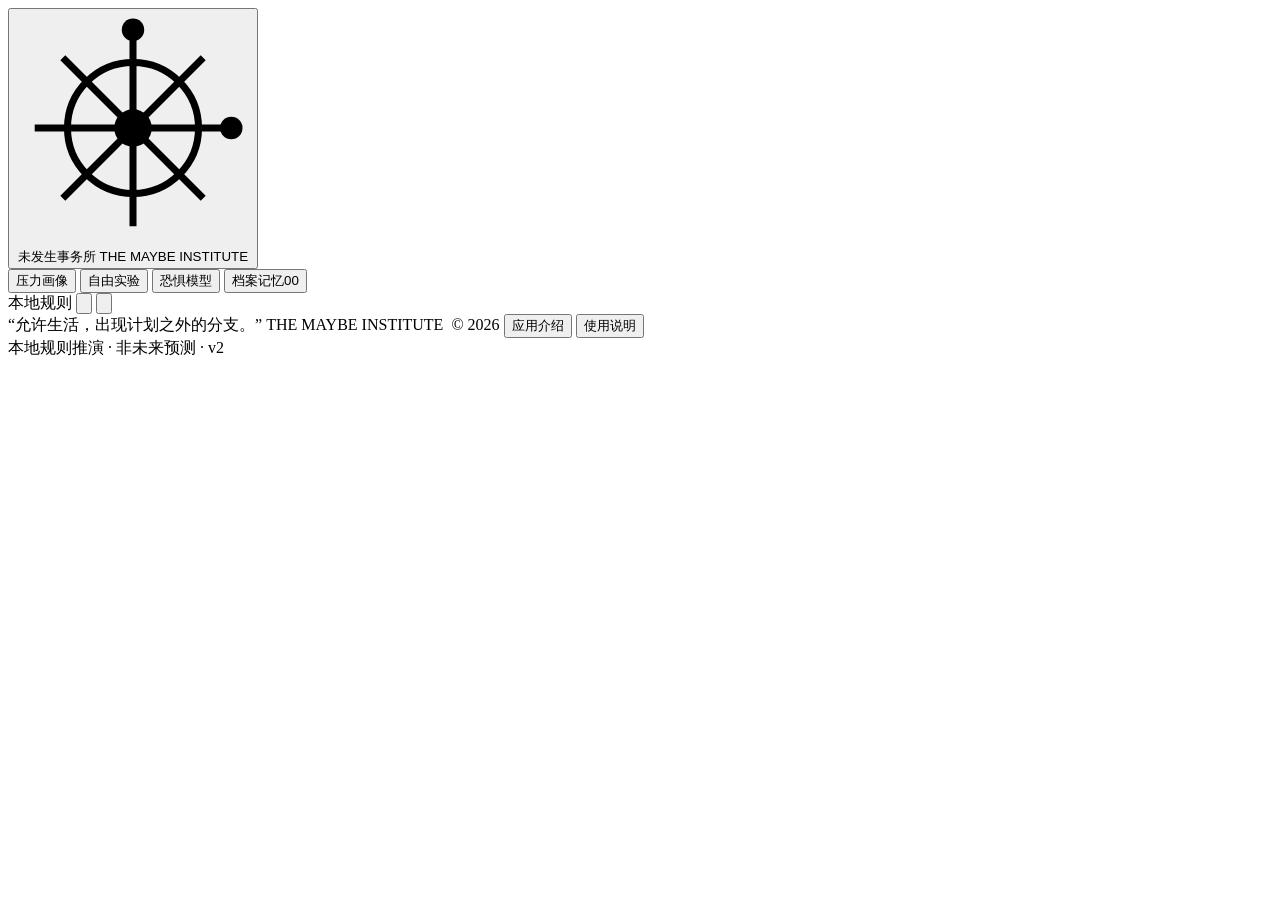
<file: src/shell.html>
<!DOCTYPE html>
<html lang="zh-CN">
<head>
<meta charset="UTF-8">
<meta name="viewport" content="width=device-width,initial-scale=1,viewport-fit=cover">
<meta name="theme-color" content="#f5f4ef">
<meta name="description" content="未发生事务所：把不敢开始的念头，展开成三条可能性路线与一个七天计划。本地优先，不上传数据。">
<link rel="icon" href="data:image/svg+xml,%3Csvg xmlns='http://www.w3.org/2000/svg' viewBox='0 0 50 50'%3E%3Crect width='50' height='50' fill='%23f5f4ef'/%3E%3Cg fill='none' stroke='%23262626' stroke-width='2' stroke-linecap='round'%3E%3Cpath d='M25 7v36M7 25h36M12 12l26 26M12 38l26-26'/%3E%3Ccircle cx='25' cy='25' r='13'/%3E%3C/g%3E%3Ccircle cx='25' cy='25' r='3.5' fill='%23262626'/%3E%3C/svg%3E">
<title>未发生事务所 · The Maybe Institute</title>
<style>/*__CSS__*/</style>
</head>
<body>
<div class="shell" id="shell">
  <header class="topbar">
    <button class="brand" data-nav="/" aria-label="回到入口">
      <svg class="brand-symbol" viewBox="0 0 50 50" fill="none" aria-hidden="true">
        <path d="M25 4v42M4 25h42M10 10l30 30M10 40l30-30" stroke="currentColor" stroke-width="1.5"/>
        <circle cx="25" cy="25" r="14" stroke="currentColor" stroke-width="1.5"/>
        <circle cx="25" cy="25" r="4" fill="currentColor"/>
        <circle cx="25" cy="4" r="2.4" fill="currentColor"/>
        <circle cx="46" cy="25" r="2.4" fill="currentColor"/>
      </svg>
      <span>
        <span class="brand-cn">未发生事务所</span>
        <span class="brand-en">THE MAYBE INSTITUTE</span>
      </span>
    </button>

    <nav class="nav" id="nav" aria-label="主导航">
      <button data-nav="/stress">压力画像</button>
      <button data-nav="/lab">自由实验</button>
      <button data-nav="/fear">恐惧模型</button>
      <button data-nav="/archive">档案记忆<span class="nav-count" id="nav-archive-count">00</span></button>
    </nav>

    <div class="top-status">
      <span class="status-text"><i class="live-dot" id="engine-dot"></i><span id="engine-label">本地规则</span></span>
      <!--
        事务所日志的入口：右上角（原来「使用说明」问号的位置）。
        使用说明让位给日志——日志是每一步操作的回响，比说明书更常回头查看；
        说明书仍有页脚「使用说明」和 ? 快捷键两个入口。
        红色小点是未读提示：有新回响时亮起，点开日志后熄灭。
      -->
      <button class="icon-btn" id="ledger-open" title="事务所日志" aria-label="事务所日志" aria-expanded="false" aria-controls="ledger-drawer">
        <svg viewBox="0 0 20 20" fill="none">
          <rect x="4" y="2.8" width="12" height="14.4" rx="2" stroke="currentColor" stroke-width="1.4"/>
          <path d="M7 7h6M7 10h6M7 13h3.6" stroke="currentColor" stroke-width="1.4" stroke-linecap="round"/>
        </svg>
        <span class="ledger-badge" id="ledger-badge" hidden role="status" aria-label="有新的事务所日志"></span>
      </button>
      <!--
        设置从主导航剥出来，单独放在右上角。
        理由是它和其它四项不是一类东西：那四项是「用这个工具做事」的去处，
        设置是「调整这个工具本身」。混在一排里，用户每次切页都要先把
        一个不同性质的项跳过去。放右上角是这类入口的通用位置。
        手机上主导航变成底部 Tab，这一项就留在页头右上角。
      -->
      <button class="icon-btn" id="settings-button" data-nav="/settings" title="设置" aria-label="设置">
        <svg viewBox="0 0 20 20" fill="none">
          <!-- 齿轮：粗齿 + 明显的中心孔。
               之前画成细长辐条，缩到 15px 看着像个太阳，
               认不出是设置。齿要短而宽，轮廓才立得住。 -->
          <path d="M8.6 1.8h2.8l.42 2.14a6.2 6.2 0 0 1 1.62.94l2.03-.82 1.98 1.98-.82 2.03c.41.48.73 1.03.94 1.62l2.14.42v2.8l-2.14.42a6.2 6.2 0 0 1-.94 1.62l.82 2.03-1.98 1.98-2.03-.82a6.2 6.2 0 0 1-1.62.94l-.42 2.14H8.6l-.42-2.14a6.2 6.2 0 0 1-1.62-.94l-2.03.82-1.98-1.98.82-2.03a6.2 6.2 0 0 1-.94-1.62L.3 11.4V8.6l2.14-.42c.21-.59.53-1.14.94-1.62l-.82-2.03L4.54 2.55l2.03.82a6.2 6.2 0 0 1 1.62-.94z" stroke="currentColor" stroke-width="1.5" stroke-linejoin="round"/>
          <circle cx="10" cy="10" r="2.5" stroke="currentColor" stroke-width="1.5"/>
        </svg>
      </button>
    </div>
  </header>

  <main id="view"></main>

  <!--
    事务所日志的悬浮通知：常驻在 shell 层，不能放进 #view。
    router 每次导航都会替换 #view 的 innerHTML（memory 页有八处会触发），
    放在里面的记录会在同一次操作里被清掉。

    它不再是常驻的回响条——平时看不见，只在 push 出新日志的几秒内
    浮现在底部 Tab 栏（手机）/ 页脚（桌面）上方，随后自己收起。
    日志的常驻入口在页头右上角。
  -->
  <div class="ledger-toast" id="ledger-toast" hidden role="status">
    <button id="ledger-toast-open" aria-controls="ledger-drawer">
      <span class="ledger-mark" aria-hidden="true">⟳</span>
      <span class="ledger-toast-body" id="ledger-toast-body"></span>
      <span class="ledger-toast-count" id="ledger-toast-count" aria-hidden="true"></span>
    </button>
  </div>

  <footer class="footer">
    <span class="footer-quote">“允许生活，出现计划之外的分支。”</span>
    <span class="footer-code">
      THE MAYBE INSTITUTE &nbsp;© 2026
      <span class="footer-links">
        <button data-nav="/about">应用介绍</button>
        <button id="footer-help">使用说明</button>
      </span>
      <br>本地规则推演 · 非未来预测 · v2
    </span>
  </footer>
</div>

<div class="overlay" id="help-overlay" hidden>
  <section class="modal" role="dialog" aria-modal="true" aria-labelledby="help-title">
    <button class="icon-btn close-modal" id="close-help" aria-label="关闭说明">×</button>
    <div class="eyebrow">A USER MANUAL FOR THE NOT-YET</div>
    <h2 id="help-title">欢迎来到，还没发生的地方。</h2>
    <div id="help-illu"></div>
    <div id="help-context" hidden></div>
    <p>这里不是算命软件，也不替你做决定。它是一个小小的可能性工作台，让模糊的念头有一张可以落脚的纸。</p>
    <div class="guide-step"><b>01</b><div><strong>种下一个具体的念头</strong>在「自由实验」写下你想尝试什么，调整胆量和时间，再展开。Ctrl / ⌘ + Enter 也可以。</div></div>
    <div class="guide-step"><b>02</b><div><strong>三条路，没有哪条更正确</strong>地图可以拖动，也可以用方向键在九个节点间移动、回车读建议。按 1 / 2 / 3 直接切换路线。</div></div>
    <div class="guide-step"><b>03</b><div><strong>给它反馈，它会记住</strong>觉得某条路「不太像我」，或某个任务「太难」，都会立刻改变它下次给你的建议。每次调整都会当场给你一张回执，说明改了什么；这些记录在「档案记忆」的账本里可查、可回滚。</div></div>
    <div class="guide-step"><b>04</b><div><strong>想要更贴身的建议，可以接入模型</strong>在「设置」里填入兼容接口的 API key。留空时一切由本地规则完成，同样可用。</div></div>
    <div class="modal-note">
      <strong>诚实说明</strong>
      默认引擎是本地关键词匹配加策划好的行动模板，不是大模型，不预测未来，不提供成功概率或收入估计。内容仅供灵感参考，不构成专业建议。<br><br>
      你的念头、反馈与学到的一切只保存在本浏览器，不会自动上传。只有当你主动在「设置」中启用模型接口后，相关文本才会发送到你指定的第三方服务。
    </div>
    <button class="modal-action" id="start-exploring">好，允许自己想远一点。</button>
  </section>
</div>

<div class="overlay" id="ledger-drawer" hidden>
  <section class="modal ledger-modal" role="dialog" aria-modal="true" aria-labelledby="ledger-title">
    <button class="icon-btn close-modal" id="ledger-close" aria-label="收起日志">×</button>
    <div class="eyebrow">THE INSTITUTE LOG</div>
    <h2 id="ledger-title">事务所日志</h2>
    <div id="ledger-note"></div>
    <p>你在这里做的每一步都会记一条。它只留在这个浏览器里，不会上传，也不会被任何人读到。</p>
    <div class="ledger-list" id="ledger-list"></div>
  </section>
</div>

<div class="toast" id="toast" role="status" aria-live="polite" hidden></div>
<div id="live-region" role="status" aria-live="polite" aria-atomic="true"></div>

<script>/*__JS__*/</script>
</body>
</html>
</file>
